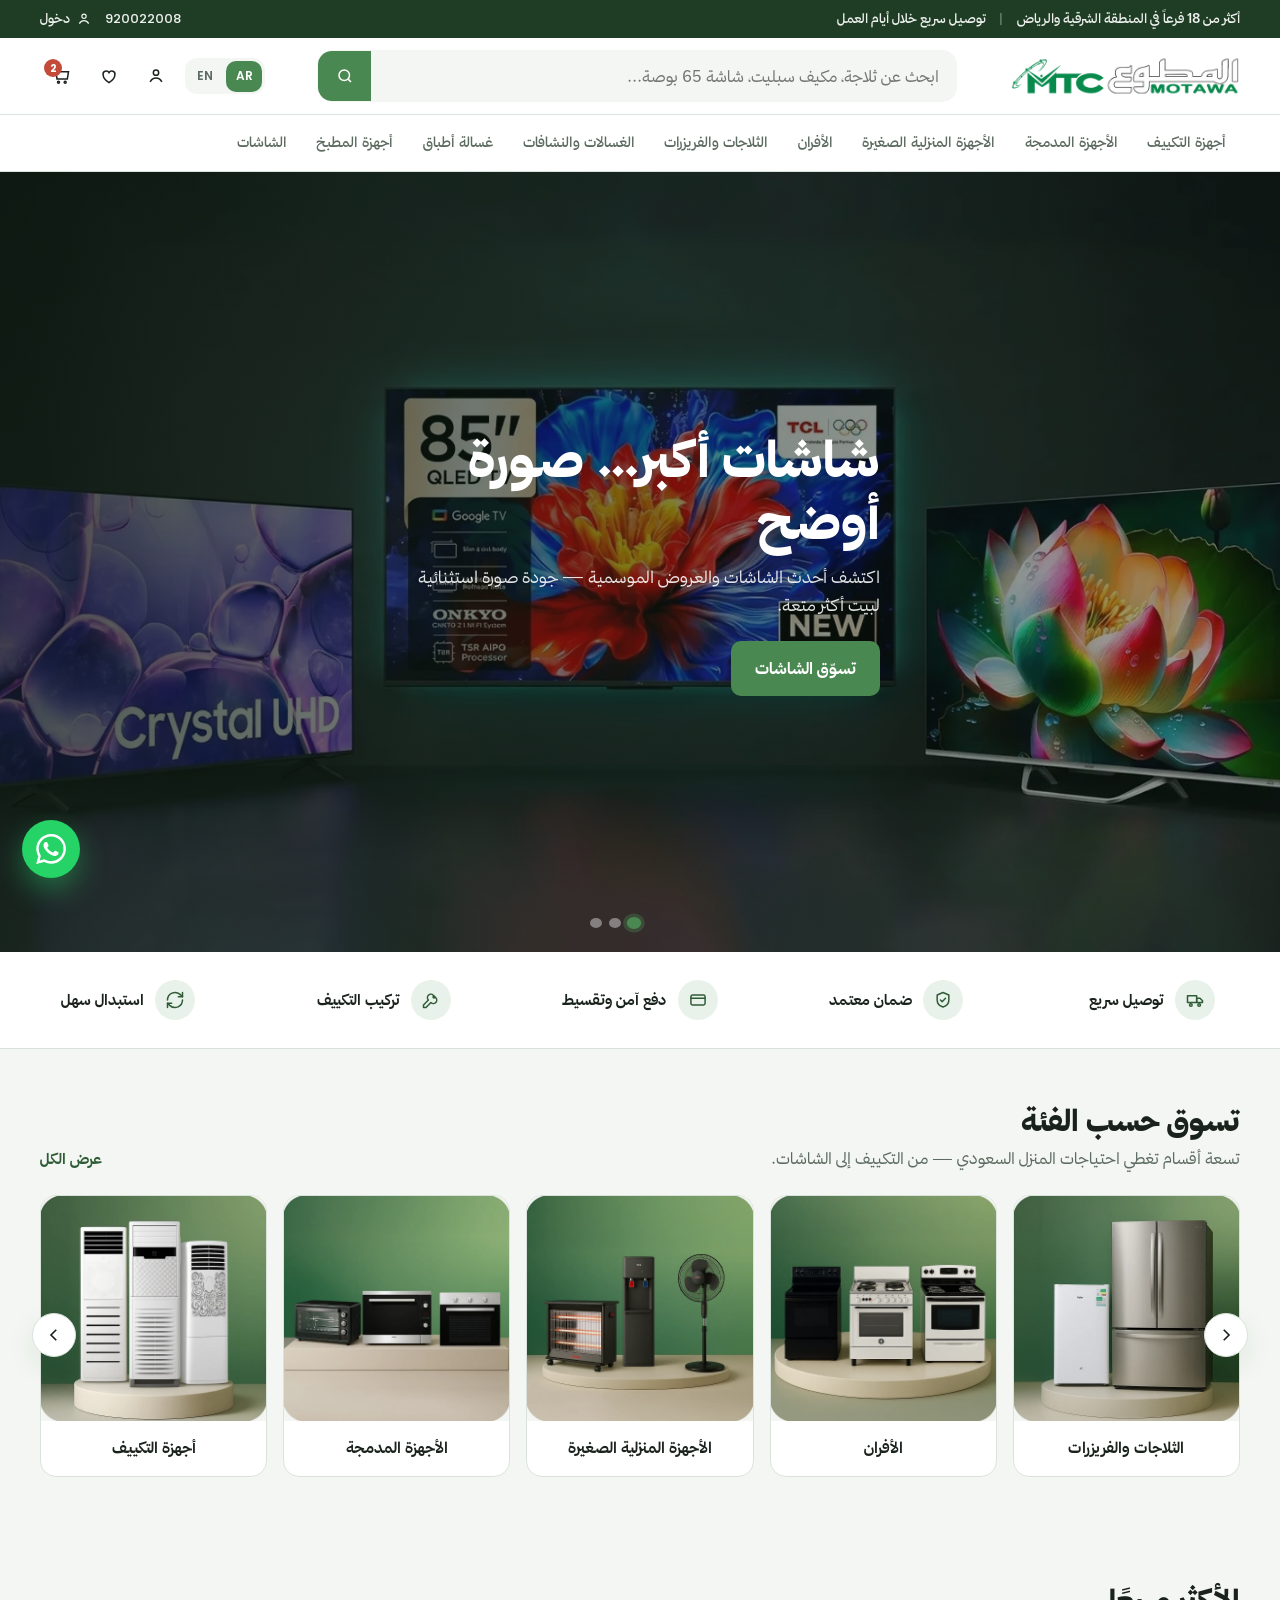
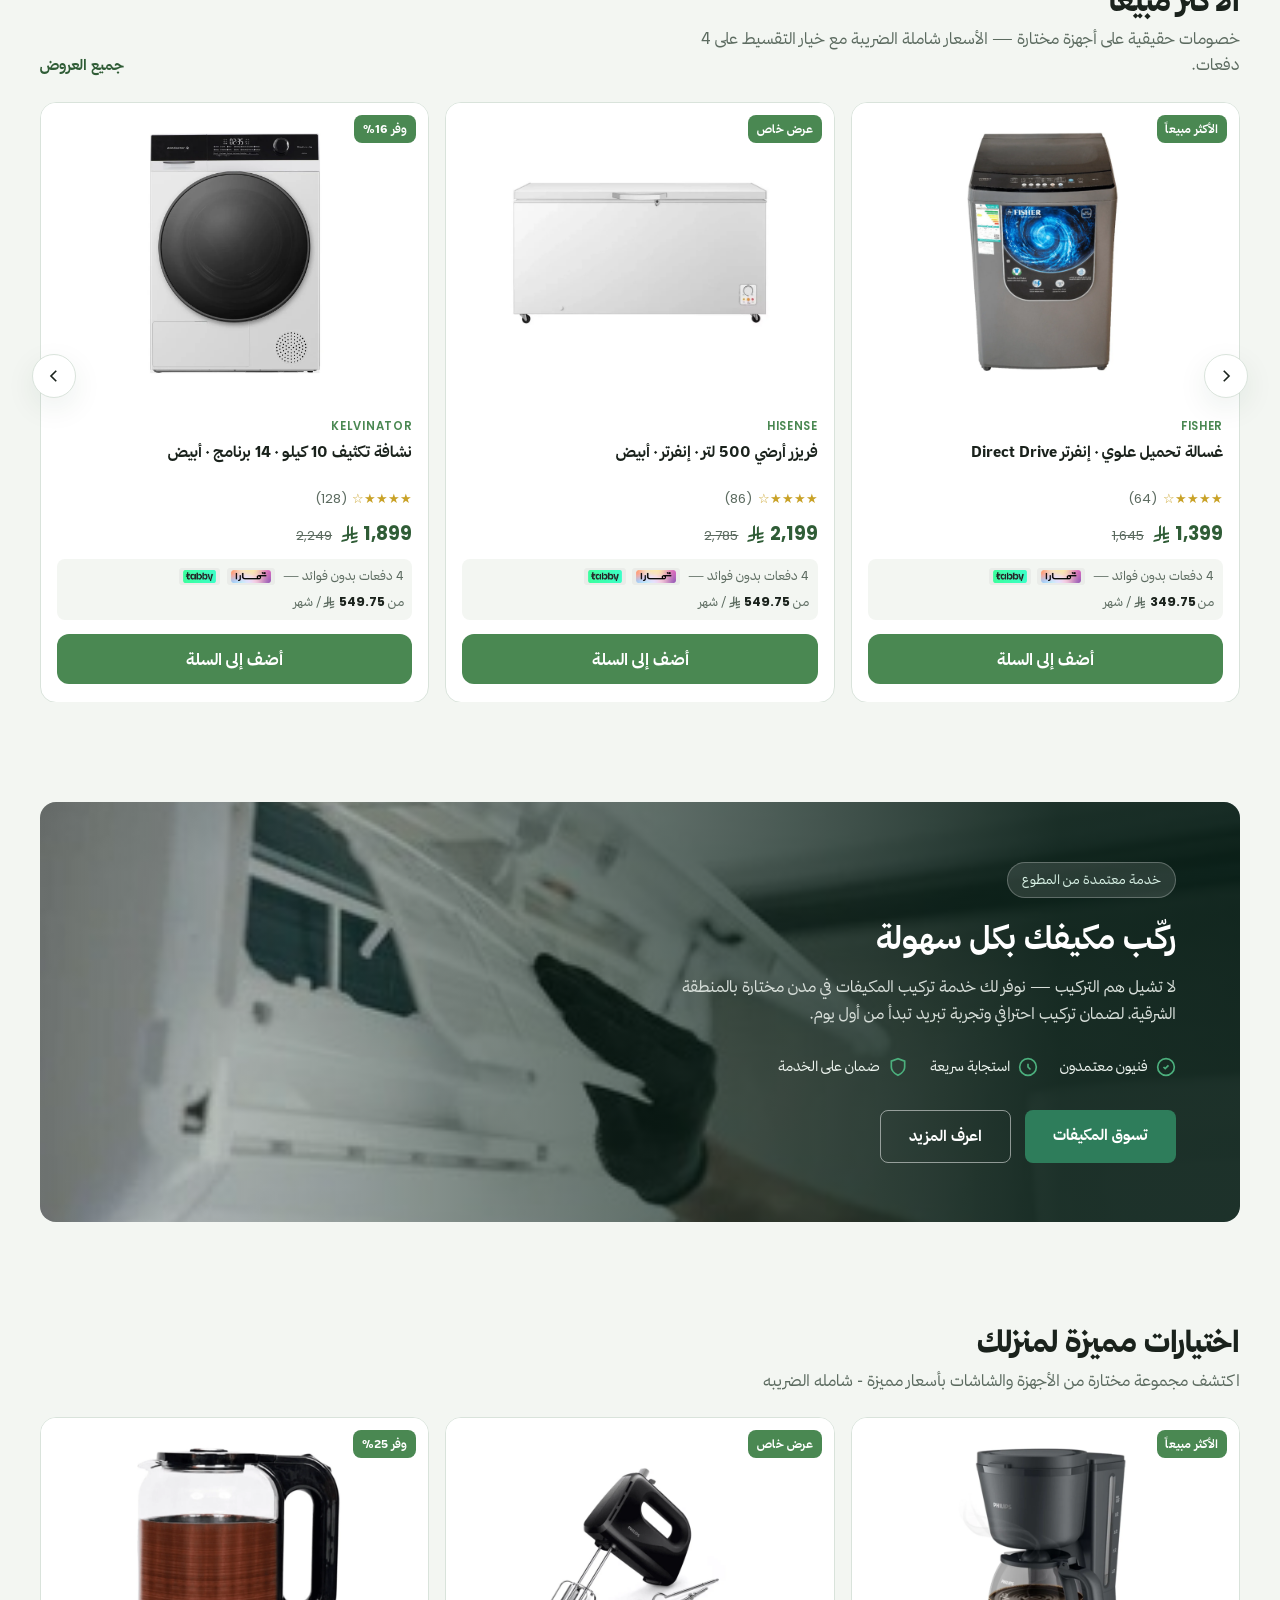
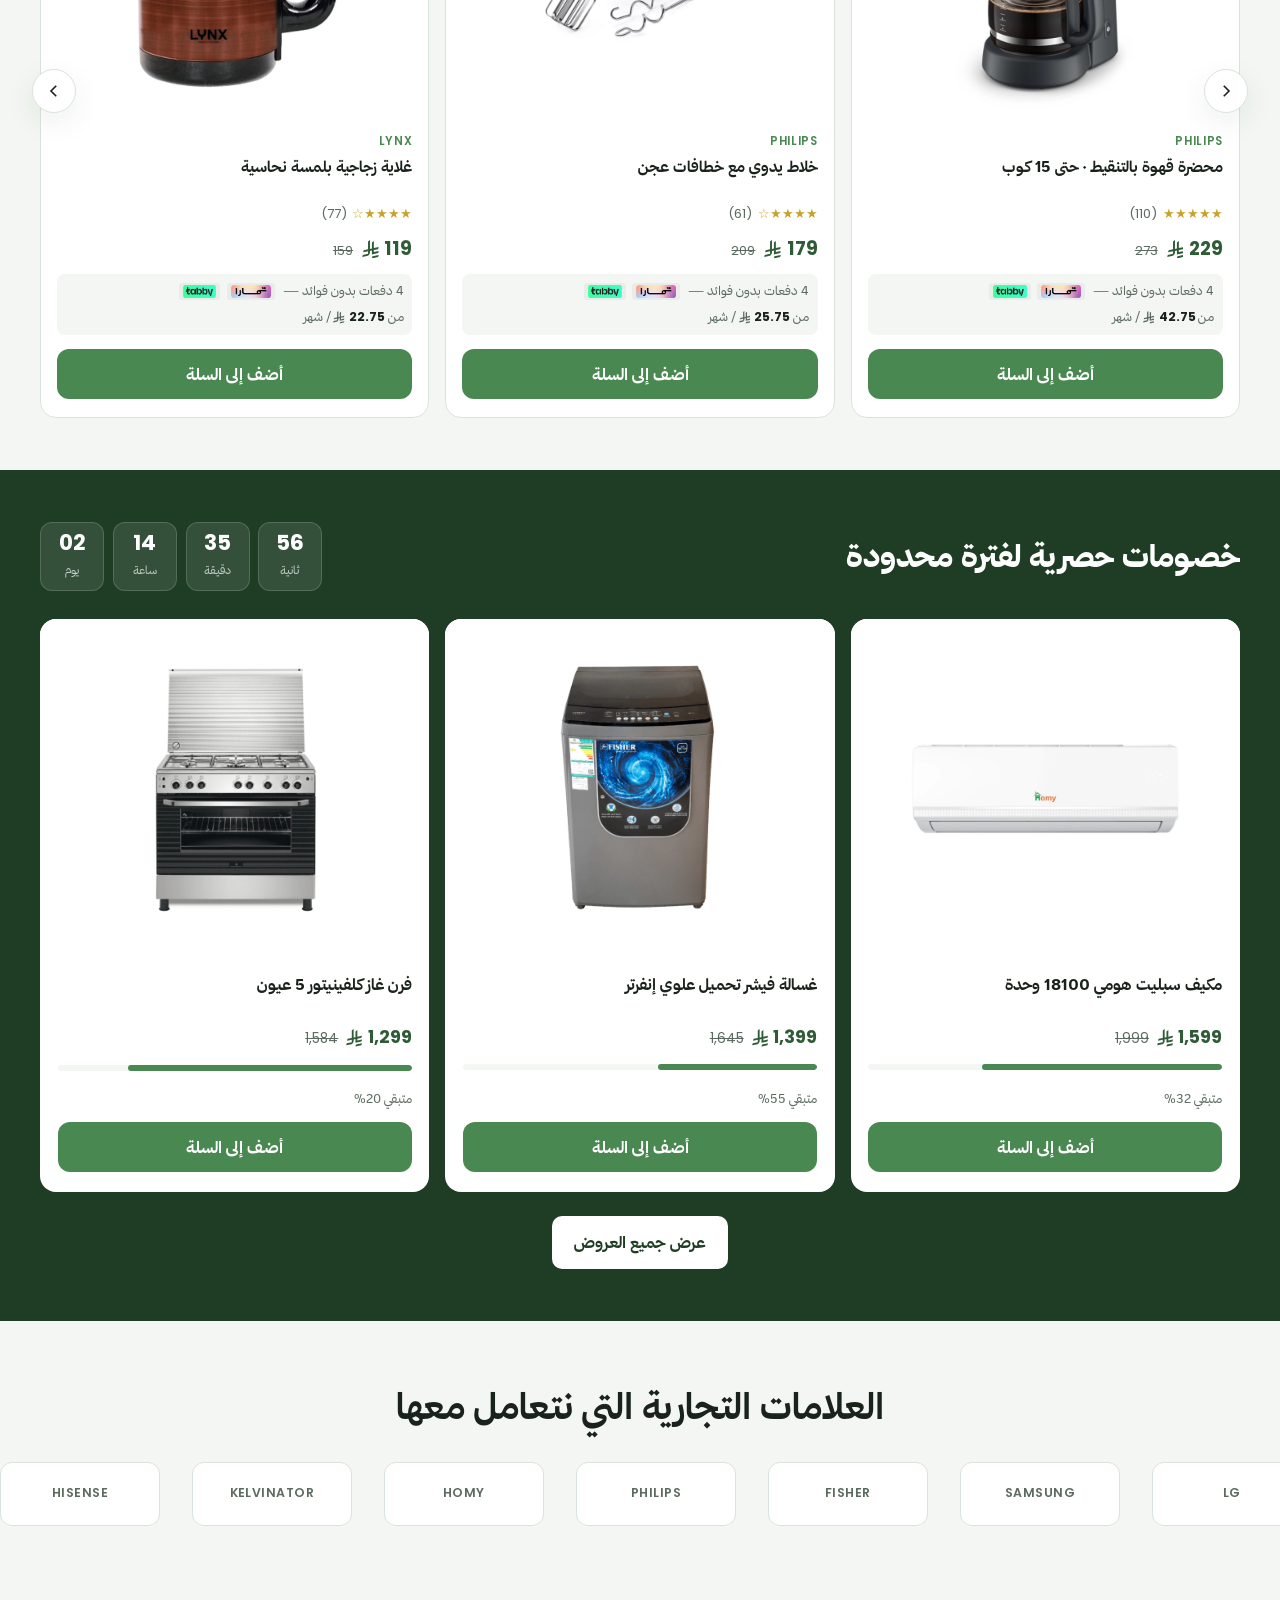
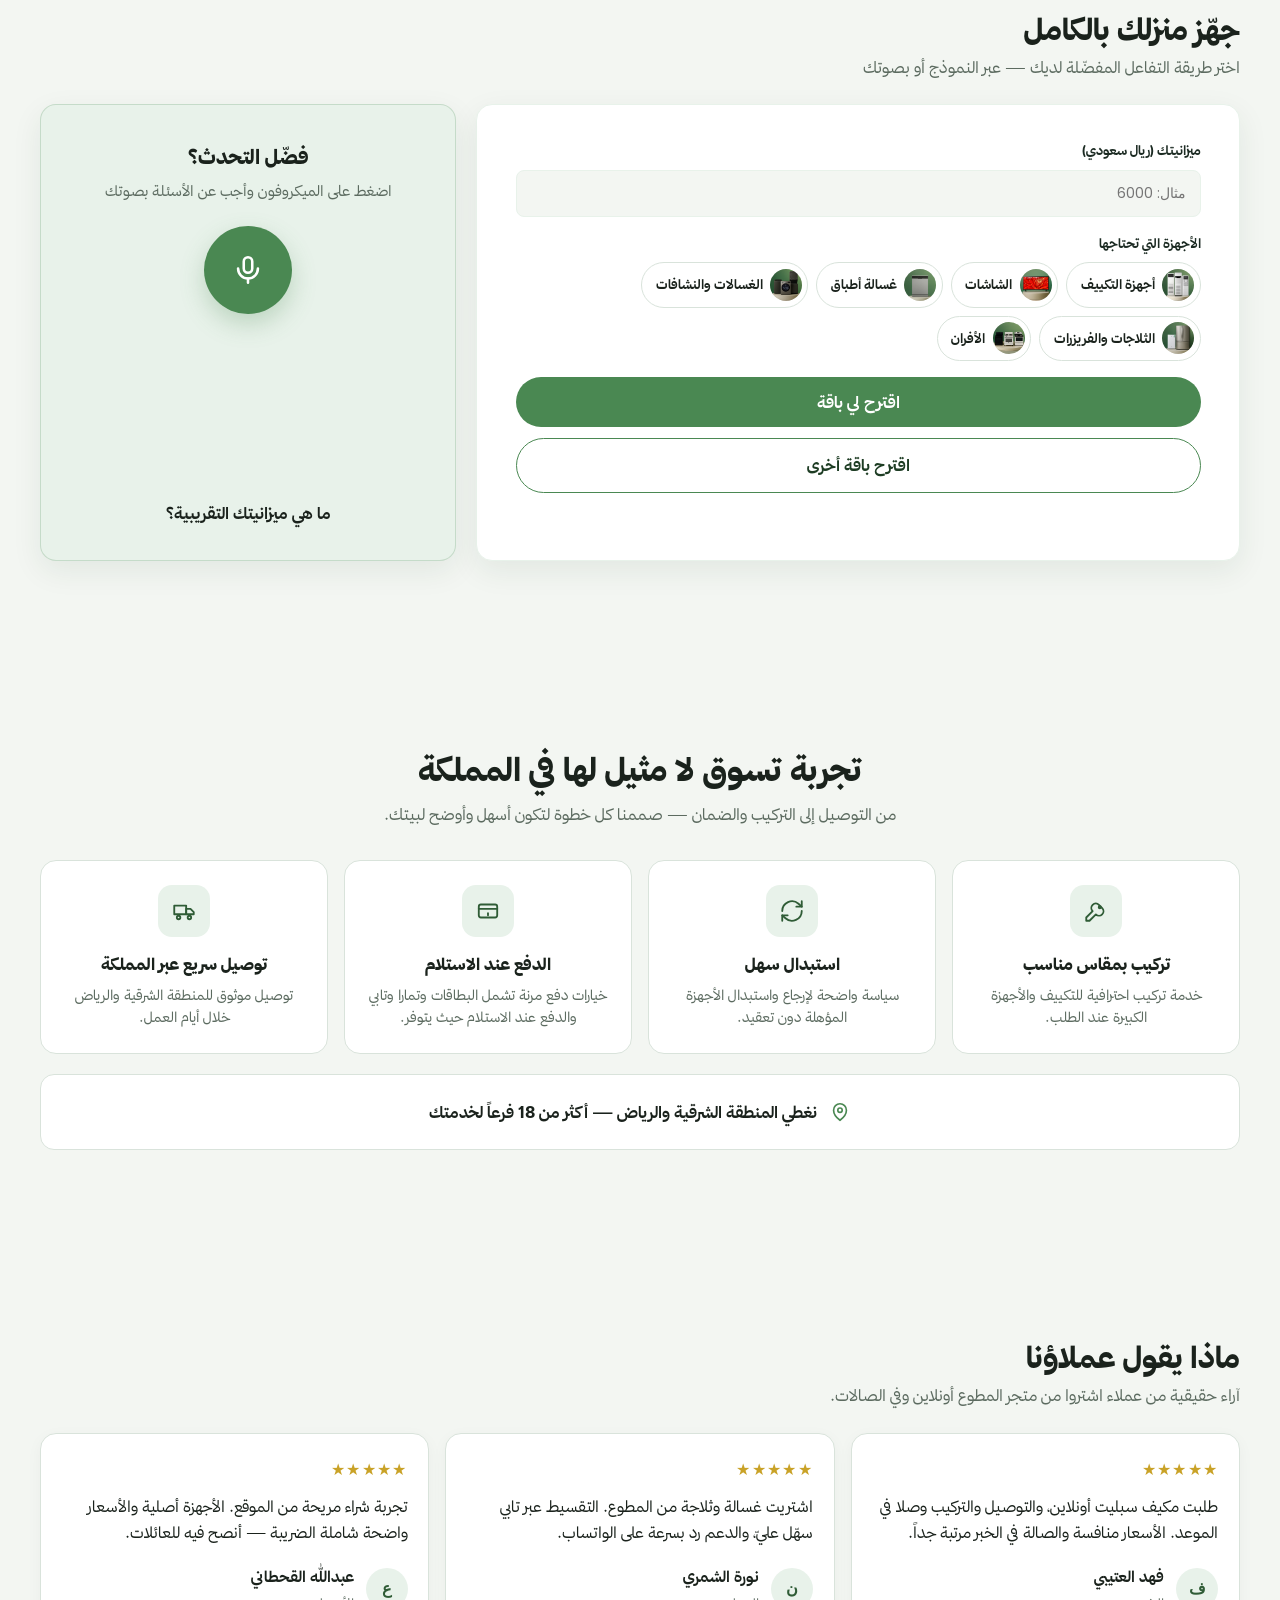
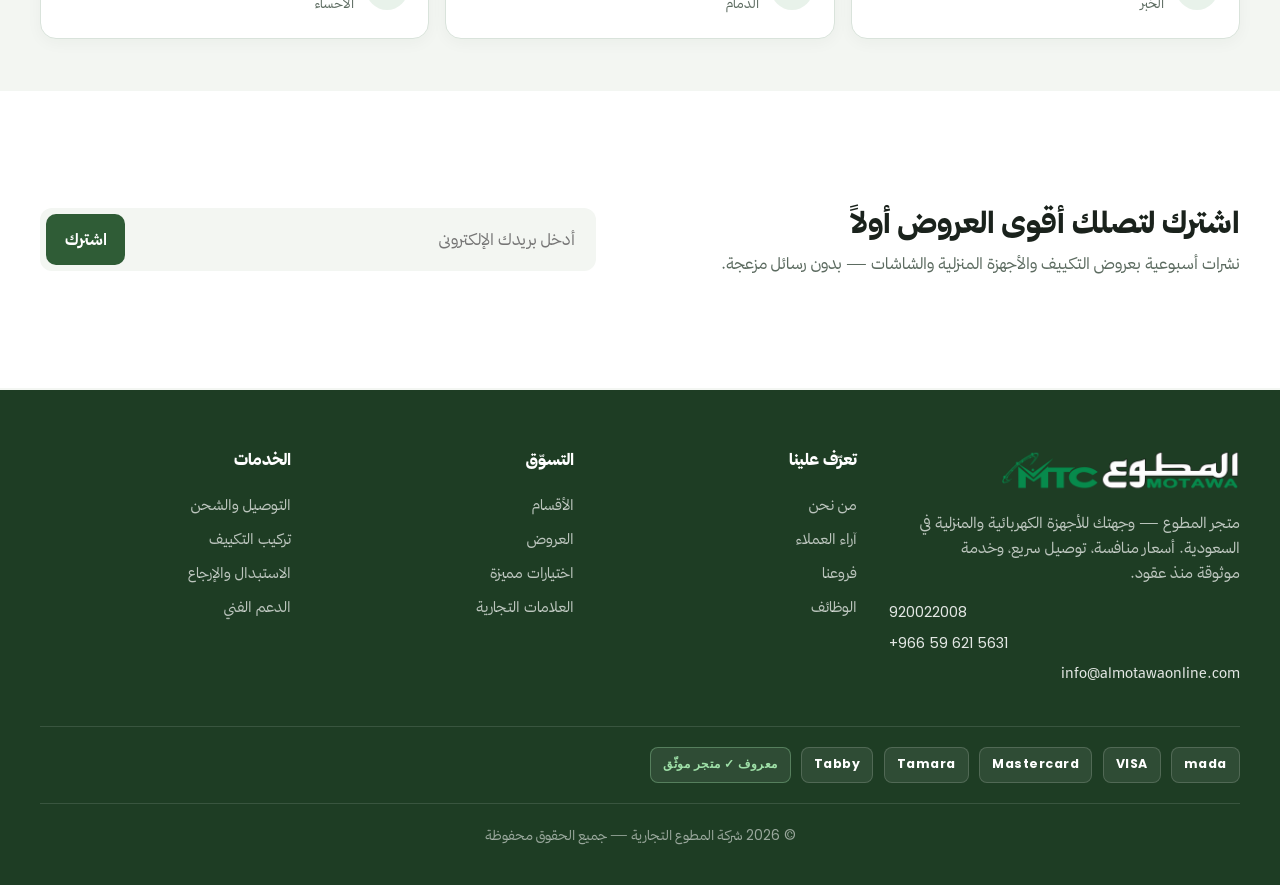
<file: index.html>
<!DOCTYPE html>
<html lang="ar" dir="rtl">
<head>
  <meta charset="UTF-8" />
  <meta name="viewport" content="width=device-width, initial-scale=1.0" />
  <title>متجر المطوع | للأجهزة الكهربائية والمنزلية في السعودية</title>
  <meta name="description" content="متجر المطوع — أجهزة منزلية وتكييف وثلاجات وغسالات وشاشات بأسعار منافسة، توصيل سريع، وتقسيط تمارا وتابي في السعودية." />
  <!--
    IMAGE NOTES (swap later as needed)
    FROM PROJECT FOLDER:
      - Logo: images/Logo.webp (header + footer)
      - Categories: imgi_12_ثلاجات, imgi_13_غسالات, imgi_14_غسالة-أطباق, imgi_15_أجهزة-المطبخ,
        imgi_16_الشاشات, imgi_17_أجهزة-التكييف, imgi_18_الأجهزة-المدمجة,
        imgi_19_الأجهزة-المنزلية-الصغيرة, imgi_20_الافران
      - Banners / lifestyle: imgi_11_3, imgi_8_4, imgi_7_1, imgi_6_2, imgi_9_8, imgi_10_5
      - Products: imgi_296 (dryer), imgi_304 (Fisher washer), imgi_322 (freezer),
        imgi_396 (Hisense AC), imgi_504 (Homy AC), imgi_610 (Kelvinator washer),
        imgi_639 (gas cooker), imgi_80 (Philips coffee), imgi_715 (sandwich),
        imgi_731 (kettle), imgi_755 (mixer), imgi_794 (fridge webp),
        imgi_723 (oven), imgi_765 (ice maker)
    PLACEHOLDERS (neutral CSS boxes — no stock URLs):
      - Screens/TV product card under SAR 2000 (no dedicated TV cutout in folder)
      - Payment / Maroof trust badges (styled text badges; no badge asset files)
      - Tamara/Tabby product-card logos: placeholders at images/tamara-logo.webp & images/tabby-logo.webp (TODO — files not in folder yet)
  -->
  <link rel="preconnect" href="https://fonts.googleapis.com" />
  <link rel="preconnect" href="https://fonts.gstatic.com" crossorigin />
  <link href="https://fonts.googleapis.com/css2?family=Poppins:wght@400;500;600;700&family=Tajawal:wght@400;500;700;800&display=swap" rel="stylesheet" />
  <style>
    @font-face {
  font-family: "Thmanyah Sans";
  src: url("./fonts/thmanyahsans-Light.woff2") format("woff2");
  font-weight: 300;
  font-style: normal;
  font-display: swap;
}

@font-face {
  font-family: "Thmanyah Sans";
  src: url("./fonts/thmanyahsans-Regular.woff2") format("woff2");
  font-weight: 400;
  font-style: normal;
  font-display: swap;
}

@font-face {
  font-family: "Thmanyah Sans";
  src: url("./fonts/thmanyahsans-Medium.woff2") format("woff2");
  font-weight: 500;
  font-style: normal;
  font-display: swap;
}

@font-face {
  font-family: "Thmanyah Sans";
  src: url("./fonts/thmanyahsans-Bold.woff2") format("woff2");
  font-weight: 700;
  font-style: normal;
  font-display: swap;
}

@font-face {
  font-family: "Thmanyah Sans";
  src: url("./fonts/thmanyahsans-Black.woff2") format("woff2");
  font-weight: 900;
  font-style: normal;
  font-display: swap;
}
    :root {
      --brand: rgb(74, 136, 82);
      --brand-hex: #4a8852;
      --brand-dark: #2f5c36;
      --brand-deeper: #1e3d24;
      --brand-soft: #e8f2ea;
      --ink: #1a221c;
      --muted: #5c6b60;
      --line: #d9e3db;
      --cream: #F3F6F2;
      --cream-deep: #F3F6F2;
      --card: #F3F6F2;
      --danger: #c44b3a;
      --gold: #c9a227;
      --shadow: 0 10px 30px rgba(30, 61, 36, 0.08);
      --shadow-lg: 0 22px 50px rgba(30, 61, 36, 0.16);
      --radius: 16px;
      --shell: 1200px;
      --font-ar: "Thmanyah Sans", sans-serif;
      --font-en: "Poppins", sans-serif;
      --ease: 240ms ease;
    }

    *, *::before, *::after { box-sizing: border-box; }
    html { scroll-behavior: smooth; }
    body {
      margin: 0;
      font-family: var(--font-ar);
      color: var(--ink);
      background: var(--cream);
      line-height: 1.65;
      -webkit-font-smoothing: antialiased;
      overflow-x: hidden;
    }
    body.lang-en { font-family: var(--font-en); }
    body.lang-en .t-ar-only { font-family: var(--font-ar); }
    img { display: block; max-width: 100%; height: auto; }
    a { color: inherit; text-decoration: none; }
    button, input { font: inherit; }
    button { cursor: pointer; border: 0; background: none; }
    ul { margin: 0; padding: 0; list-style: none; }
    .shell { width: min(100% - 2rem, var(--shell)); margin-inline: auto; }
    .sr-only {
      position: absolute; width: 1px; height: 1px; padding: 0; margin: -1px;
      overflow: hidden; clip: rect(0,0,0,0); border: 0;
    }
    .skip {
      position: absolute; inset-inline-start: 1rem; top: -4rem; z-index: 9999;
      background: var(--brand); color: #fff; padding: 0.6rem 1rem; border-radius: 8px; font-weight: 700;
    }
    .skip:focus { top: 0.75rem; }
    .num, .en-font { font-family: var(--font-en); }

    /* ===== Top utility bar ===== */
    .utility {
      background: var(--brand-deeper);
      color: rgba(255,255,255,0.92);
      font-size: 0.82rem;
      font-weight: 500;
    }
    .utility-inner {
      display: flex;
      align-items: center;
      justify-content: space-between;
      gap: 1rem;
      min-height: 38px;
      flex-wrap: wrap;
      padding-block: 0.35rem;
    }
    .utility-left, .utility-right {
      display: flex;
      align-items: center;
      gap: 0.85rem;
      flex-wrap: wrap;
    }
    .utility-sep { opacity: 0.35; }
    .utility a:hover { color: #fff; }
    .lang-toggle {
      display: inline-flex;
      align-items: center;
      gap: 0.2rem;
      background: rgba(255,255,255,0.1);
      border-radius: 12px;
      padding: 0.15rem;
    }
    .lang-toggle button {
      color: rgba(255,255,255,0.75);
      padding: 0.2rem 0.55rem;
      border-radius: 10px;
      font-family: var(--font-en);
      font-size: 0.75rem;
      font-weight: 600;
      transition: background var(--ease), color var(--ease);
    }
    .lang-toggle button.is-active {
      background: var(--brand);
      color: #fff;
    }
    .header-tools .lang-toggle {
      background: var(--cream);
      margin-inline-end: 0.15rem;
    }
    .header-tools .lang-toggle button {
      color: var(--muted);
      padding: 0.35rem 0.6rem;
    }
    .header-tools .lang-toggle button.is-active {
      background: var(--brand);
      color: #fff;
    }
    .icon-link {
      display: inline-flex;
      align-items: center;
      gap: 0.35rem;
      color: inherit;
    }

    /* ===== Header ===== */
    .site-header {
      position: sticky;
      top: 0;
      z-index: 100;
      background: rgba(255,255,255,0.96);
      backdrop-filter: blur(12px);
      border-bottom: 1px solid var(--line);
    }
    .header-main {
      display: grid;
      grid-template-columns: auto 1fr auto;
      gap: 1rem;
      align-items: center;
      padding-block: 0.75rem;
    }
    .logo img {
      height: 46px;
      width: auto;
      border-radius: 6px;
    }
    .search {
      display: flex;
      align-items: stretch;
      max-width: 640px;
      width: 100%;
      margin-inline: auto;
      background: var(--cream);
      border: 1px solid transparent;
      border-radius: 15px;
      overflow: hidden;
      transition: border-color var(--ease), box-shadow var(--ease);
    }
    .search:focus-within {
      border-color: var(--brand);
      box-shadow: 0 0 0 3px rgba(74,136,82,0.15);
      background: #fff;
    }
    .search input {
      flex: 1;
      border: 0;
      outline: 0;
      background: transparent;
      padding: 0.75rem 1.1rem;
      min-width: 0;
    }
    .search button {
      background: var(--brand);
      color: #fff;
      padding-inline: 1.1rem;
      display: grid;
      place-items: center;
      transition: background var(--ease);
    }
    .search button:hover { background: var(--brand-dark); }
    .header-tools {
      display: flex;
      align-items: center;
      gap: 0.35rem;
    }
    .tool-btn {
      position: relative;
      width: 42px;
      height: 42px;
      display: grid;
      place-items: center;
      border-radius: 50%;
      color: var(--ink);
      transition: background var(--ease), color var(--ease);
    }
    .tool-btn:hover { background: var(--brand-soft); color: var(--brand-dark); }
    .cart-badge {
      position: absolute;
      top: 4px;
      inset-inline-end: 4px;
      min-width: 18px;
      height: 18px;
      padding-inline: 4px;
      border-radius: 999px;
      background: var(--danger);
      color: #fff;
      font-size: 0.65rem;
      font-weight: 700;
      font-family: var(--font-en);
      display: grid;
      place-items: center;
    }
    .menu-btn {
      display: none;
      width: 42px;
      height: 42px;
      place-items: center;
      border-radius: 10px;
      flex-direction: column;
      gap: 5px;
    }
    .menu-btn span {
      display: block;
      width: 18px;
      height: 2px;
      background: var(--ink);
      border-radius: 2px;
    }

    .cat-nav {
      border-top: 1px solid var(--line);
      overflow-x: auto;
      scrollbar-width: none;
    }
    .cat-nav::-webkit-scrollbar { display: none; }
    .cat-nav-track {
      display: flex;
      gap: 0.15rem;
      padding-block: 0.55rem;
      min-width: max-content;
    }
    .cat-nav a {
      padding: 0.45rem 0.85rem;
      border-radius: 999px;
      font-size: 0.88rem;
      font-weight: 500;
      white-space: nowrap;
      color: var(--muted);
      transition: background var(--ease), color var(--ease);
    }
    .cat-nav a:hover {
      background: var(--brand-soft);
      color: var(--brand-dark);
    }

    /* ===== Hero carousel ===== */
    .hero {
      position: relative;
      width: 100%;
      min-height: calc(100vh - 120px);
      height: clamp(500px, 64vh, 580px);
      overflow: hidden;
      background: var(--brand-deeper);
      color: #fff;
      padding: 0;
    }
    .hero-slides { position: absolute; inset: 0; }
    .hero-slide {
      position: absolute;
      inset: 0;
      opacity: 0;
      visibility: hidden;
      transition: opacity 0.7s ease, visibility 0.7s ease;
      display: flex;
      align-items: center;
    }
    .hero-slide.is-active {
      opacity: 1;
      visibility: visible;
      z-index: 1;
    }
    .hero-slide-bg {
      position: absolute;
      inset: 0;
      background-size: cover;
      background-position: center;
      transform: scale(1.04);
      transition: transform 6s ease;
    }
    .hero-slide.is-active .hero-slide-bg { transform: scale(1); }
    .hero-slide::after {
      content: "";
      position: absolute;
      inset: 0;
      background: linear-gradient(105deg, rgba(14,28,18,0.78) 0%, rgba(14,28,18,0.55) 45%, rgba(14,28,18,0.35) 100%);
      z-index: 1;
    }
    body.lang-en .hero-slide::after {
      background: linear-gradient(-105deg, rgba(14,28,18,0.78) 0%, rgba(14,28,18,0.55) 45%, rgba(14,28,18,0.35) 100%);
    }
    .hero-slide-inner {
      position: relative;
      z-index: 2;
      width: min(100% - 2rem, var(--shell));
      margin-inline: auto;
      max-width: 30rem;
    }
    body.lang-ar .hero-slide-inner { margin-inline-end: auto; margin-inline-start: auto; }
    body.lang-en .hero-slide-inner { margin-inline-start: auto; margin-inline-end: auto; }
    .hero-slide h1 {
      margin: 0 0 0.75rem;
      font-size: clamp(1.85rem, 4.2vw, 3.1rem);
      font-weight: 800;
      line-height: 1.25;
    }
    .hero-slide p {
      margin: 0 0 1.4rem;
      color: rgba(255,255,255,0.88);
      font-size: 1.05rem;
      max-width: 34rem;
    }
    .hero-slide .btn-brand {
      width: auto;
      display: inline-flex;
      border-radius: 10px;
      background: var(--brand);
      padding: 0.9rem 1.5rem;
    }
    .hero-dots {
      position: absolute;
      z-index: 3;
      bottom: 1.5rem;
      inset-inline-start: 50%;
      display: flex;
      gap: 0.45rem;
    }
    .hero-dots button {
      width: 10px;
      height: 10px;
      border-radius: 50%;
      background: rgba(255,255,255,0.4);
      transition: background var(--ease), transform var(--ease);
    }
    .hero-dots button.is-active {
      background: var(--brand);
      transform: scale(1.2);
      box-shadow: 0 0 0 3px rgba(74,136,82,0.35);
    }

    /* Feature icon strip — full bleed */
    .feature-strip {
      width: 100%;
      background: #fff;
      border-bottom: 1px solid var(--line);
    }
    .feature-strip-inner {
      display: grid;
      grid-template-columns: repeat(5, 1fr);
      width: 100%;
    }
    .feature-item {
      display: flex;
      align-items: center;
      justify-content: center;
      gap: 0.7rem;
      padding: 1.75rem 0.75rem;
      min-width: 0;
    }
    .feature-item:last-child { border-inline-end: 0; }
    .feature-item .ico {
      width: 40px;
      height: 40px;
      border-radius: 50%;
      background: var(--brand-soft);
      color: var(--brand-dark);
      display: grid;
      place-items: center;
      flex-shrink: 0;
    }
    .feature-item .ico svg {
      width: 20px;
      height: 20px;
      stroke: currentColor;
      fill: none;
      stroke-width: 1.8;
      stroke-linecap: round;
      stroke-linejoin: round;
    }
    .feature-item strong {
      font-size: 0.92rem;
      font-weight: 700;
      color: var(--ink);
      line-height: 1.35;
    }

    /* Limited-time deals */
    .deals-section {
      background: var(--brand-deeper);
      color: #fff;
      padding: 3.25rem 0;
    }
    .deals-head {
      display: flex;
      flex-wrap: wrap;
      align-items: center;
      justify-content: space-between;
      gap: 1.25rem;
      margin-bottom: 1.75rem;
    }
    .deals-head h2 {
      margin: 0;
      font-size: clamp(1.4rem, 2.6vw, 1.9rem);
      font-weight: 800;
    }
    .countdown {
      display: flex;
      gap: 0.55rem;
      direction: ltr;
    }
    .countdown div {
      min-width: 64px;
      text-align: center;
      background: rgba(255,255,255,0.1);
      border: 1px solid rgba(255,255,255,0.16);
      border-radius: 12px;
      padding: 0.55rem 0.4rem;
    }
    .countdown strong {
      display: block;
      font-family: var(--font-en);
      font-size: 1.35rem;
      font-weight: 700;
      line-height: 1.1;
    }
    .countdown span {
      font-size: 0.72rem;
      color: rgba(255,255,255,0.7);
    }
    .deals-grid {
      display: grid;
      grid-template-columns: repeat(3, 1fr);
      gap: 1rem;
      margin-bottom: 1.5rem;
    }
    .deal-card {
      position: relative;
      background: #fff;
      color: var(--ink);
      border-radius: var(--radius);
      overflow: hidden;
      display: flex;
      flex-direction: column;
    }
    .deal-card img {
      width: 100%;
      aspect-ratio: 1.15;
      object-fit: contain;
      background: #fff;
      padding: 1rem;
    }
    .deal-card-body {
      padding: 1rem 1.1rem 1.2rem;
      display: flex;
      flex-direction: column;
      flex: 1;
    }
    .deal-card h3 {
      margin: 0 0 0.45rem;
      font-size: 0.98rem;
      font-weight: 700;
      line-height: 1.4;
      min-height: 2.7em;
    }
    .deal-price {
      display: flex;
      align-items: baseline;
      gap: 0.5rem;
      margin-bottom: 0.75rem;
    }
    .deal-price strong {
      display: inline-flex;
      align-items: center;
      gap: 0.15em;
      font-family: var(--font-en);
      color: var(--brand-dark);
      font-size: 1.1rem;
    }
    .deal-price s {
      font-family: var(--font-en);
      color: var(--muted);
      font-size: 0.85rem;
    }
    .deal-meter {
      height: 6px;
      background: var(--cream);
      border-radius: 999px;
      overflow: hidden;
      margin-bottom: 0.4rem;
    }
    .deal-meter > span {
      display: block;
      height: 100%;
      background: var(--brand);
      border-radius: 999px;
    }
    .deal-left {
      font-size: 0.78rem;
      color: var(--muted);
      margin-bottom: 0.75rem;
    }
    .deal-card-body .btn-brand {
      margin-top: auto;
    }
    .deals-cta {
      display: flex;
      justify-content: center;
    }
    .deals-cta .btn {
      background: #fff;
      color: var(--brand-deeper);
      border-radius: 10px;
    }
    .deals-cta .btn:hover { background: var(--brand-soft); }

    /* Brand logos strip */
    .brands-section {
      padding: 2rem 0;
      background: #F3F6F2;
      overflow: hidden;
    }
    .brands-title {
      text-align: center;
      margin-bottom: 2rem;
      font-size: 1.5rem;
      font-weight: 800;
      line-height: 1.3;
    }
    .brands-track-wrap {
      overflow: hidden;
      direction: ltr;
      unicode-bidi: isolate;
    }
    .brands-track {
      display: flex;
      width: max-content;
      animation: brands-scroll 35s linear infinite;
      direction: ltr;
    }
    .brands-track:hover { animation-play-state: paused; }
    @keyframes brands-scroll {
      from { transform: translateX(0); }
      to { transform: translateX(-50%); }
    }
    .brand-slot {
      flex-shrink: 0;
      width: 160px;
      height: 64px;
      margin-inline-end: 2rem;
      display: grid;
      place-items: center;
      background: #fff;
      border: 1px solid var(--line);
      border-radius: 12px;
      color: var(--muted);
      font-family: var(--font-en);
      font-size: 0.78rem;
      font-weight: 600;
      letter-spacing: 0.04em;
      transition: transform 0.3s ease, box-shadow 0.3s ease;
    }
    .brand-slot img {
      max-height: 36px;
      max-width: 120px;
      object-fit: contain;
      filter: grayscale(1);
      opacity: 0.75;
      transition: filter 0.3s ease, opacity 0.3s ease, transform 0.3s ease;

    }
    .brand-slot:hover {
     transform: translateY(-3px);
     box-shadow: 0 8px 20px rgba(0,0,0,0.08);
    }
    .brand-slot:hover img {
     filter: grayscale(0);
     opacity: 1;
     transform: scale(1.08);
    }

    /* Experience / shop like nowhere else */
    .experience {
      padding: 8.5rem 0;
      background: #F3F6F2;
    }
    .experience-head {
      text-align: center;
      max-width: 40rem;
      margin: 0 auto 2rem;
    }
    .experience-head h2 {
      margin: 0 0 0.65rem;
      font-size: clamp(1.45rem, 2.8vw, 2rem);
      font-weight: 800;
      line-height: 1.3;
    }
    .experience-head p {
      margin: 0;
      color: var(--muted);
    }
    .exp-grid {
      display: grid;
      grid-template-columns: repeat(4, 1fr);
      gap: 1rem;
      margin-bottom: 1.25rem;
    }
    .exp-card {
      background: #fff;
      border: 1px solid var(--line);
      border-radius: var(--radius);
      padding: 1.5rem 1.2rem;
      text-align: center;
    }
    .exp-card .ico {
      width: 52px;
      height: 52px;
      margin: 0 auto 0.9rem;
      border-radius: 14px;
      background: var(--brand-soft);
      color: var(--brand-dark);
      display: grid;
      place-items: center;
    }
    .exp-card .ico svg {
      width: 26px;
      height: 26px;
      stroke: currentColor;
      fill: none;
      stroke-width: 1.7;
      stroke-linecap: round;
      stroke-linejoin: round;
    }
    .exp-card h3 {
      margin: 0 0 0.45rem;
      font-size: 1.02rem;
      font-weight: 800;
    }
    .exp-card p {
      margin: 0;
      font-size: 0.88rem;
      color: var(--muted);
      line-height: 1.55;
    }
    .coverage-bar {
      display: flex;
      align-items: center;
      justify-content: center;
      gap: 0.75rem;
      background: #fff;
      border: 1px solid var(--line);
      border-radius: 14px;
      padding: 1.5rem 1.25rem;
      font-weight: 600;
      color: var(--ink);
    }
    .coverage-bar svg {
      width: 22px;
      height: 22px;
      color: var(--brand);
      flex-shrink: 0;
    }

    /* Newsletter */
    .newsletter {
      position: relative;
      background: #fff;
      color: var(--ink);
      padding: 7rem 0;
      overflow: hidden;
      margin-bottom: -30px;
    }
    .newsletter-inner {
      display: grid;
      grid-template-columns: 1.1fr 1fr;
      gap: 2rem;
      align-items: center;
    }
    .newsletter-copy h2 {
      margin: 0 0 0.55rem;
      font-size: clamp(1.4rem, 2.6vw, 1.85rem);
      font-weight: 800;
      line-height: 1.3;
    }
    .newsletter-copy p {
      margin: 0;
      color: var(--muted);
      max-width: 34rem;
    }
    .newsletter-form {
      display: flex;
      gap: 0.55rem;
      background: var(--card);
      border-radius: 12px;
      padding: 0.4rem;
      align-items: stretch;
    }
    .newsletter-form input {
      flex: 1;
      border: 0;
      outline: 0;
      padding: 0.75rem 0.9rem;
      min-width: 0;
      background: var(--card);
      color: var(--ink);
    }
    .newsletter-form button {
      background: var(--brand-dark);
      color: #fff;
      border-radius: 10px;
      padding: 0.75rem 1.15rem;
      font-weight: 700;
      white-space: nowrap;
      transition: background var(--ease);
    }
    .newsletter-form button:hover { background: var(--brand-deeper); }
    .wa-badge {
      position: absolute;
      bottom: 2rem;
      inset-inline-start: max(1rem, calc((100% - var(--shell)) / 2));
      display: inline-flex;
      align-items: center;
      gap: 0.45rem;
      background: #e8b84a;
      color: #1a221c;
      font-weight: 700;
      font-size: 0.82rem;
      padding: 0.55rem 0.85rem;
      border-radius: 10px;
      box-shadow: var(--shadow);
    }
    .wa-badge svg { width: 18px; height: 18px; }

    /* ===== Sections ===== */
    .section { padding: 3.25rem 0; }
    .section-head {
      display: flex;
      align-items: end;
      justify-content: space-between;
      gap: 1rem;
      margin-bottom: 1.5rem;
      flex-wrap: wrap;
    }
    .section-head h2 {
      margin: 0;
      font-size: clamp(1.4rem, 2.5vw, 1.85rem);
      font-weight: 800;
      line-height: 1.3;
    }
    .section-head p {
      margin: 0.35rem 0 0;
      color: var(--muted);
      max-width: 36rem;
    }
    .link-all {
      color: var(--brand-dark);
      font-weight: 700;
      font-size: 0.92rem;
      white-space: nowrap;
    }
    .link-all:hover { color: var(--brand); }

    /* Carousel — track geometry always LTR; language only swaps arrow handlers */
    .carousel { position: relative; }
    .carousel-viewport {
      overflow: hidden;
      direction: ltr;
      unicode-bidi: isolate;
    }
    .carousel-track {
      display: flex;
      flex-direction: row;
      gap: 1rem;
      transition: transform 0.45s cubic-bezier(0.22, 1, 0.36, 1);
      will-change: transform;
      touch-action: pan-y;
      direction: ltr;
    }
    .carousel-btn {
      position: absolute;
      top: 42%;
      z-index: 2;
      width: 44px;
      height: 44px;
      border-radius: 50%;
      background: #fff;
      border: 1px solid var(--line);
      box-shadow: var(--shadow);
      display: grid;
      place-items: center;
      color: var(--ink);
      transition: background var(--ease), color var(--ease), transform var(--ease);
    }
    .carousel-btn:hover {
      background: var(--brand);
      color: #fff;
      border-color: var(--brand);
    }
    /* Physical sides stay fixed; language swaps which handler each side runs */
    .carousel-btn.prev { left: -8px; right: auto; }
    .carousel-btn.next { right: -8px; left: auto; }
    .carousel-btn svg { width: 18px; height: 18px; }
    /* Left button always shows ◀, right button always shows ▶ */
    .carousel-btn.prev svg { transform: none; }
    .carousel-btn.next svg { transform: scaleX(-1); }

    /* Category cards */
    .cat-card {
      flex: 0 0 calc((100% - 4rem) / 5);
      min-width: 160px;
      background: #ffffff;
      border: 1px solid var(--line);
      border-radius: var(--radius);
      overflow: hidden;
      transition: transform var(--ease), box-shadow var(--ease), border-color var(--ease);
    }
    .cat-card:hover {
      transform: translateY(-4px);
      box-shadow: var(--shadow);
      border-color: rgba(74,136,82,0.35);
    }
    .cat-card img {
      width: 100%;
      aspect-ratio: 1 / 1;
      object-fit: cover;
      background: var(--cream-deep);
    }
    .cat-card span {
      display: block;
      padding: 0.85rem 0.9rem 1rem;
      font-weight: 700;
      font-size: 0.95rem;
      text-align: center;
    }

    /* Product cards */
    .product-card {
      position: relative;
      flex: 0 0 calc((100% - 2rem) / 3);
      min-width: 220px;
      background: #ffffff;
      border: 1px solid var(--line);
      border-radius: var(--radius);
      overflow: hidden;
      display: flex;
      flex-direction: column;
      transition: transform var(--ease), box-shadow var(--ease);
      /* Isolate from LTR carousel track so badge/text follow page dir */
      unicode-bidi: isolate;
      text-align: start;
    }
    html[dir="rtl"] .product-card,
    body.lang-ar .product-card { direction: rtl; }
    html[dir="ltr"] .product-card,
    body.lang-en .product-card { direction: ltr; }
    .product-card:hover {
      transform: translateY(-4px);
      box-shadow: var(--shadow);
    }
    .product-card-hit {
      position: absolute;
      inset: 0;
      z-index: 2;
    }
    .product-card .btn,
    .deal-card .btn {
      position: relative;
      z-index: 3;
    }
    .product-media {
      position: relative;
      background: #ffffff;
      padding: 0;
      min-height: 260px;
      display: grid;
      place-items: center;
      overflow: hidden;
    }
    .product-media img {
      max-height: 300px;
      width: auto;
      object-fit: contain;
      transition: transform 0.4s ease;
    }
    .product-card:hover .product-media img { transform: scale(1.04); }
    /* Badge: logical inset — top-right in RTL, top-left in LTR */
    .badge {
      position: absolute;
      top: 0.75rem;
      inset-inline-start: 0.75rem;
      z-index: 5;
      background: var(--brand);
      color: #fff;
      font-size: 0.72rem;
      font-weight: 700;
      padding: 0.28rem 0.55rem;
      border-radius: 8px;
      letter-spacing: 0.02em;
      pointer-events: none;
    }
    .badge.best { background: var(--brand); }
    .badge.deal { background: var(--brand); }
    .product-body {
      padding: 0.85rem 1rem 1.1rem;
      display: flex;
      flex-direction: column;
      align-items: stretch;
      gap: 0.35rem;
      flex: 1;
      text-align: start;
    }
    .product-brand {
      margin: 0;
      font-family: var(--font-en);
      font-size: 0.72rem;
      font-weight: 600;
      letter-spacing: 0.06em;
      text-transform: uppercase;
      color: var(--brand-hex);
      text-align: start;
    }
    .product-title {
      margin: 0;
      font-size: 0.95rem;
      font-weight: 700;
      line-height: 1.4;
      min-height: 2.7em;
      text-align: start;
    }
    .rating {
      display: flex;
      flex-direction: row;
      align-items: center;
      justify-content: flex-start;
      gap: 0.35rem;
      font-size: 0.82rem;
      color: var(--gold);
    }
    .rating .count { color: var(--muted); font-family: var(--font-en); }
    .price-block {
      margin-top: 0.25rem;
      display: flex;
      flex-direction: row;
      flex-wrap: wrap;
      align-items: baseline;
      justify-content: flex-start;
      gap: 0.55rem;
    }
    .price-now {
      display: inline-flex;
      align-items: center;
      gap: 0.15em;
      font-family: var(--font-en);
      font-size: 1.15rem;
      font-weight: 700;
      color: var(--brand-dark);
    }
    .riyal-symbol {
      display: inline-flex;
      align-items: center;
      justify-content: center;
      width: 0.92em;
      height: 1em;
      margin-inline: 0.15em 0;
      flex-shrink: 0;
      vertical-align: -0.12em;
    }
    .riyal-symbol svg {
      width: 100%;
      height: 100%;
      display: block;
      fill: currentColor;
    }
    .price-was {
      display: inline-flex;
      flex-direction: row;
      align-items: center;
      gap: 0.45rem;
      margin-top: 0;
      font-size: 0.82rem;
    }
    .price-was s { color: var(--muted); font-family: var(--font-en); }
    .save { display: none !important; }
    .btn {
      display: inline-flex;
      flex-direction: row;
      align-items: center;
      justify-content: center;
      gap: 0.4rem;
      padding: 0.85rem 1.35rem;
      border-radius: 999px;
      font-weight: 700;
      transition: transform var(--ease), background var(--ease), box-shadow var(--ease), color var(--ease);
    }
    .btn:hover { transform: translateY(-1px); }
    .btn-brand {
      background: var(--brand);
      color: #fff;
      width: 100%;
      border-radius: 12px;
      padding: 0.75rem 1rem;
      text-align: center;
    }
    .btn-brand:hover { background: var(--brand-dark); }
    .btn-primary {
      background: #fff;
      color: var(--brand-deeper);
      box-shadow: 0 8px 24px rgba(0,0,0,0.18);
    }
    .btn-primary:hover { background: var(--brand-soft); }
    .btn-ghost {
      background: transparent;
      color: #fff;
      border: 1.5px solid rgba(255,255,255,0.45);
    }
    .btn-ghost:hover { background: rgba(255,255,255,0.1); border-color: #fff; }
    .vat-note {
      font-size: 0.75rem;
      color: var(--muted);
      display:none;
    }
    .installments {
      display: flex;
      flex-direction: column;
      align-items: start;
      gap: 0.35rem;
      font-size: 0.78rem;
      color: var(--muted);
      background: #F3F6F2;
      border-radius: 8px;
      padding: 0.45rem 0.55rem;
      margin-block: 0.25rem 0.5rem;
      margin-inline: 0;
      text-align: start;
    }
    .installment-main {
      display: flex;
      flex-direction: row;
      align-items: center;
      justify-content: flex-start;
      gap: 0.5rem;
    }
    .installments strong {
      color: var(--ink);
      font-family: var(--font-en);
    }
    .installment-price {
      display: inline-flex;
      flex-wrap: wrap;
      align-items: center;
      gap: 0.2em;
    }
    .pay-logos {
      display: inline-flex;
      flex-direction: row;
      align-items: center;
      gap: 0.4rem;
    }
    .pay-logo {
      height: 17px;
      width: auto;
      max-width: 64px;
      object-fit: contain;
      display: block;
      background: rgba(0, 0, 0, 0.04);
      border-radius: 3px;
      padding-block: 2px;
      padding-inline: 4px;
    }
    .ph-box {
      width: 100%;
      aspect-ratio: 1;
      max-height: 160px;
      border-radius: 12px;
      background: #F3F6F2;
      border: 1px dashed #b7c6ba;
      display: grid;
      place-items: center;
      color: var(--muted);
      font-size: 0.8rem;
      font-weight: 600;
      text-align: center;
      padding: 1rem;
    }

    .product-grid {
      display: grid;
      grid-template-columns: repeat(4, 1fr);
      gap: 1rem;
    }
    .product-grid .product-card {
      flex: none;
      min-width: 0;
      width: 100%;
    }

    
    /* Testimonials */
    .reviews {
      display: grid;
      grid-template-columns: repeat(3, 1fr);
      gap: 1rem;
    }
    .review-card {
      background: #ffffff;
      border: 1px solid var(--line);
      border-radius: var(--radius);
      padding: 1.4rem 1.3rem;
      box-shadow: 0 4px 16px rgba(30,61,36,0.04);
      transition: transform var(--ease), box-shadow var(--ease);
    }
    .review-card:hover {
      transform: translateY(-3px);
      box-shadow: var(--shadow);
    }
    .review-stars { color: var(--gold); letter-spacing: 0.08em; margin-bottom: 0.65rem; }
    .review-card blockquote {
      margin: 0 0 1.1rem;
      font-size: 0.98rem;
      line-height: 1.7;
      color: var(--ink);
    }
    .reviewer {
      display: flex;
      align-items: center;
      gap: 0.75rem;
    }
    .avatar {
      width: 42px;
      height: 42px;
      border-radius: 50%;
      background: var(--brand-soft);
      color: var(--brand-dark);
      display: grid;
      place-items: center;
      font-weight: 800;
      font-family: var(--font-en);
    }
    .reviewer strong { display: block; font-size: 0.95rem; }
    .reviewer span { color: var(--muted); font-size: 0.82rem; }

    /* Footer */
    .site-footer {
      background: var(--brand-deeper);
      color: rgba(255,255,255,0.88);
      padding: 3.5rem 0 1.5rem;
      margin-top: 2rem;
    }
    .footer-grid {
      display: grid;
      grid-template-columns: 1.4fr repeat(3, 1fr);
      gap: 2rem;
      margin-bottom: 2.5rem;
    }
    .footer-brand .logo img {
      height: 48px;
      margin-bottom: 1rem;
      border-radius: 6px;
    }
    .footer-brand p {
      margin: 0 0 1rem;
      color: rgba(255,255,255,0.7);
      max-width: 32ch;
      font-size: 0.95rem;
    }
    .footer-contact {
      display: grid;
      gap: 0.4rem;
      font-size: 0.9rem;
    }
    .footer-contact a:hover { color: #fff; }
    .footer-col h4 {
      margin: 0 0 1rem;
      font-size: 1rem;
      font-weight: 800;
      color: #fff;
    }
    .footer-col a {
      display: block;
      padding-block: 0.3rem;
      color: rgba(255,255,255,0.7);
      font-size: 0.92rem;
      transition: color var(--ease);
    }
    .footer-col a:hover { color: #fff; }
    .trust-row {
      display: flex;
      flex-wrap: wrap;
      gap: 0.65rem;
      align-items: center;
      padding: 1.25rem 0;
      border-top: 1px solid rgba(255,255,255,0.12);
      border-bottom: 1px solid rgba(255,255,255,0.12);
      margin-bottom: 1.25rem;
    }
    .pay-badge {
      display: inline-flex;
      align-items: center;
      justify-content: center;
      min-height: 36px;
      padding: 0.35rem 0.75rem;
      border-radius: 8px;
      background: rgba(255,255,255,0.08);
      border: 1px solid rgba(255,255,255,0.16);
      font-family: var(--font-en);
      font-size: 0.78rem;
      font-weight: 700;
      letter-spacing: 0.04em;
      color: #fff;
    }
    .pay-badge.maroof { color: #9fe0a8; border-color: rgba(159,224,168,0.35); }
    .copyright {
      text-align: center;
      font-size: 0.85rem;
      color: rgba(255,255,255,0.55);
    }

    /* WhatsApp */
    .wa-float {
      position: fixed;
      bottom: 1.35rem;
      inset-inline-end: 1.35rem;
      z-index: 90;
      width: 58px;
      height: 58px;
      border-radius: 50%;
      background: #25d366;
      color: #fff;
      display: grid;
      place-items: center;
      box-shadow: 0 12px 28px rgba(37,211,102,0.4);
      transition: transform var(--ease), box-shadow var(--ease);
    }
    .wa-float:hover {
      transform: translateY(-3px) scale(1.04);
      box-shadow: 0 16px 34px rgba(37,211,102,0.5);
    }
    .wa-float svg { width: 30px; height: 30px; }

    /* Mobile nav drawer */
    .drawer-veil {
      position: fixed;
      inset: 0;
      background: rgba(10,20,12,0.45);
      z-index: 140;
      opacity: 0;
      pointer-events: none;
      transition: opacity var(--ease);
    }
    .drawer-veil.is-open { opacity: 1; pointer-events: auto; }
    .drawer {
      position: fixed;
      top: 0;
      inset-inline-start: 0;
      height: 100%;
      width: min(86vw, 320px);
      background: #fff;
      z-index: 150;
      transform: translateX(110%);
      transition: transform var(--ease);
      padding: 1.25rem;
      overflow-y: auto;
      box-shadow: var(--shadow-lg);
    }
    html[dir="rtl"] .drawer { transform: translateX(-110%); }
    .drawer.is-open { transform: translateX(0); }
    .drawer-top {
      display: flex;
      align-items: center;
      justify-content: space-between;
      margin-bottom: 1rem;
    }
    .drawer nav a {
      display: block;
      padding: 0.7rem 0.2rem;
      border-bottom: 1px solid var(--line);
      font-weight: 600;
    }

    /* Responsive */
    @media (max-width: 1100px) {
      .cat-card { flex-basis: calc((100% - 3rem) / 4); }
      .product-card { flex-basis: calc((100% - 2rem) / 3); }
      .product-grid { grid-template-columns: repeat(3, 1fr); }
      .footer-grid { grid-template-columns: 1fr 1fr; }
    }
    @media (max-width: 900px) {
      .hero { height: auto; min-height: 68vh; }
      .feature-strip-inner { grid-template-columns: 1fr; }
      .feature-item { justify-content: flex-start; padding-inline: 1.25rem; border-inline-end: 0; border-bottom: 1px solid var(--line); }
      .feature-item:last-child { border-bottom: 0; }
      .deals-grid { grid-template-columns: 1fr; }
      .exp-grid { grid-template-columns: 1fr 1fr; }
      .newsletter-inner { grid-template-columns: 1fr; }
      .wa-badge { position: static; margin-top: 1.25rem; display: inline-flex; }
      .promo-strip { grid-template-columns: 1fr; }
      .inspire-grid { grid-template-columns: 1fr; }
      .reviews { grid-template-columns: 1fr; }
      .cat-card { flex-basis: calc((100% - 1rem) / 2); }
      .product-card { flex-basis: calc((100% - 1rem) / 2); }
      .product-grid { grid-template-columns: repeat(2, 1fr); }
    }
    @media (max-width: 720px) {
      .header-main { grid-template-columns: auto 1fr auto; }
      .search { display: none; }
      .search-mobile {
        display: flex;
        grid-column: 1 / -1;
        order: 3;
      }
      .menu-btn { display: grid; }
      .utility-inner { justify-content: center; text-align: center; }
      .utility-left { display: none; }
      .carousel-btn { display: none; }
      .footer-grid { grid-template-columns: 1fr; gap: 1.5rem; }
      .hero { min-height: 560px; }
    }
    @media (min-width: 721px) {
      .search-mobile { display: none !important; }
    }
  </style>
</head>
<body class="lang-ar">
  <a class="skip" href="#main" data-ar="تخطي إلى المحتوى" data-en="Skip to content">تخطي إلى المحتوى</a>

  <!-- 1. Top utility bar -->
  <div class="utility">
    <div class="shell utility-inner">
      <div class="utility-left">
        <span data-ar="أكثر من 18 فرعاً في المنطقة الشرقية والرياض" data-en="18+ showrooms across Eastern Province & Riyadh">أكثر من 18 فرعاً في المنطقة الشرقية والرياض</span>
        <span class="utility-sep" aria-hidden="true">|</span>
        <span data-ar="توصيل سريع خلال أيام العمل" data-en="Fast delivery on business days">توصيل سريع خلال أيام العمل</span>
      </div>
      <div class="utility-right">
        <a class="icon-link num" href="tel:920022008" dir="ltr">920022008</a>
        <a class="icon-link" href="#account" aria-label="Login">
          <svg viewBox="0 0 24 24" width="16" height="16" fill="none" stroke="currentColor" stroke-width="1.8" aria-hidden="true"><circle cx="12" cy="8" r="3.2"/><path d="M5 19c1.7-3 4-4.5 7-4.5s5.3 1.5 7 4.5"/></svg>
          <span data-ar="دخول" data-en="Login">دخول</span>
        </a>
      </div>
    </div>
  </div>

  <!-- 2. Header -->
  <header class="site-header">
    <div class="shell header-main">
      <a class="logo" href="home.html" aria-label="Al-Motawa">
        <img src="images/Logo.webp" alt="Al-Motawa logo / شعار المطوع" width="180" height="46" />
      </a>

      <form class="search" role="search" action="#" onsubmit="return false;">
        <label class="sr-only" for="q" data-ar="بحث" data-en="Search">بحث</label>
        <input id="q" type="search" name="q"
          data-ar-placeholder="ابحث عن ثلاجة، مكيف سبليت، شاشة 65 بوصة..."
          data-en-placeholder="Search for a fridge, split AC, 65-inch TV..."
          placeholder="ابحث عن ثلاجة، مكيف سبليت، شاشة 65 بوصة..." />
        <button type="submit" aria-label="Search">
          <svg viewBox="0 0 24 24" width="18" height="18" fill="none" stroke="currentColor" stroke-width="2" aria-hidden="true"><circle cx="11" cy="11" r="7"/><path d="m20 20-3.5-3.5"/></svg>
        </button>
      </form>

      <div class="header-tools">
        <div class="lang-toggle" role="group" aria-label="Language">
          <button type="button" data-set-lang="ar" class="is-active" aria-pressed="true">AR</button>
          <button type="button" data-set-lang="en" aria-pressed="false">EN</button>
        </div>
        <a class="tool-btn" href="#account" aria-label="Account">
          <svg viewBox="0 0 24 24" width="20" height="20" fill="none" stroke="currentColor" stroke-width="1.8" aria-hidden="true"><circle cx="12" cy="8" r="3.2"/><path d="M5 19c1.7-3 4-4.5 7-4.5s5.3 1.5 7 4.5"/></svg>
        </a>
        <a class="tool-btn" href="#wishlist" aria-label="Wishlist">
          <svg viewBox="0 0 24 24" width="20" height="20" fill="none" stroke="currentColor" stroke-width="1.8" aria-hidden="true"><path d="M12 20s-7-4.4-7-9.2A3.8 3.8 0 0 1 12 8a3.8 3.8 0 0 1 7 2.8C19 15.6 12 20 12 20z"/></svg>
        </a>
        <a class="tool-btn" href="#cart" aria-label="Cart">
          <svg viewBox="0 0 24 24" width="20" height="20" fill="none" stroke="currentColor" stroke-width="1.8" aria-hidden="true"><path d="M6 7h15l-1.4 8.5H7.2z"/><path d="M6 7 5 3H2"/><circle cx="9" cy="19.5" r="1.2"/><circle cx="17" cy="19.5" r="1.2"/></svg>
          <span class="cart-badge" data-cart-count>2</span>
        </a>
        <button class="menu-btn" type="button" aria-label="Menu" data-menu-open>
          <span></span><span></span><span></span>
        </button>
      </div>

      <form class="search search-mobile" role="search" action="#" onsubmit="return false;">
        <input type="search"
          data-ar-placeholder="ابحث عن ثلاجة، مكيف سبليت، شاشة 65 بوصة..."
          data-en-placeholder="Search for a fridge, split AC, 65-inch TV..."
          placeholder="ابحث عن ثلاجة، مكيف سبليت، شاشة 65 بوصة..." />
        <button type="submit" aria-label="Search">
          <svg viewBox="0 0 24 24" width="18" height="18" fill="none" stroke="currentColor" stroke-width="2" aria-hidden="true"><circle cx="11" cy="11" r="7"/><path d="m20 20-3.5-3.5"/></svg>
        </button>
      </form>
    </div>

    <nav class="cat-nav" aria-label="Categories">
      <div class="shell cat-nav-track">
        <a href="#cat-ac" data-ar="أجهزة التكييف" data-en="Air Conditioning">أجهزة التكييف</a>
        <a href="#cat-builtin" data-ar="الأجهزة المدمجة" data-en="Built-in Appliances">الأجهزة المدمجة</a>
        <a href="#cat-small" data-ar="الأجهزة المنزلية الصغيرة" data-en="Small Home Appliances">الأجهزة المنزلية الصغيرة</a>
        <a href="#cat-ovens" data-ar="الأفران" data-en="Ovens">الأفران</a>
        <a href="#cat-fridge" data-ar="الثلاجات والفريزرات" data-en="Refrigerators & Freezers">الثلاجات والفريزرات</a>
        <a href="#cat-wash" data-ar="الغسالات والنشافات" data-en="Washers & Dryers">الغسالات والنشافات</a>
        <a href="#cat-dish" data-ar="غسالة أطباق" data-en="Dishwashers">غسالة أطباق</a>
        <a href="#cat-kitchen" data-ar="أجهزة المطبخ" data-en="Kitchen Appliances">أجهزة المطبخ</a>
        <a href="#cat-tv" data-ar="الشاشات" data-en="Screens & TVs">الشاشات</a>
      </div>
    </nav>
  </header>


  <main id="main">
    <!-- 3. Hero carousel -->
    <section class="hero" aria-label="Hero" data-hero>
      <div class="hero-slides">
        <article class="hero-slide is-active" data-hero-slide>
          <div class="hero-slide-bg" style="background-image:url('images/screen-deals.webp')"></div>
          <div class="hero-slide-inner">
            <h1 data-ar="شاشات أكبر… صورة أوضح" data-en="Bigger screens. Clearer picture.">شاشات أكبر… صورة أوضح</h1>
            <p data-ar="اكتشف أحدث الشاشات والعروض الموسمية — جودة صورة استثنائية لبيت أكثر متعة." data-en="Discover the latest TVs and seasonal deals — exceptional picture quality for a better living room.">اكتشف أحدث الشاشات والعروض الموسمية — جودة صورة استثنائية لبيت أكثر متعة.</p>
            <a class="btn btn-brand" href="#offers" data-ar="تسوّق الشاشات" data-en="Shop screens">تسوّق الشاشات</a>
          </div>
        </article>
        <article class="hero-slide" data-hero-slide>
          <div class="hero-slide-bg" style="background-image:url('images/cooling.webp')"></div>
          <div class="hero-slide-inner">
            <h1 data-ar="برّد بيتك قبل الصيف" data-en="Cool your home before summer">برّد بيتك قبل الصيف</h1>
            <p data-ar="مكيفات سبليت أصلية مع خدمة التركيب — اختر القدرة المناسبة لبيتك بأسعار منافسة." data-en="Genuine split ACs with installation service — pick the right capacity at competitive prices.">مكيفات سبليت أصلية مع خدمة التركيب — اختر القدرة المناسبة لبيتك بأسعار منافسة.</p>
            <a class="btn btn-brand" href="#cat-ac" data-ar="تصفّح التكييف" data-en="Browse air conditioning">تصفّح التكييف</a>
          </div>
        </article>
        <article class="hero-slide" data-hero-slide>
          <div class="hero-slide-bg" style="background-image:url('images/built-in.webp')"></div>
          <div class="hero-slide-inner">
            <h1 data-ar="مطبخ أذكى… بأجهزة موثوقة" data-en="A smarter kitchen with trusted appliances">مطبخ أذكى… بأجهزة موثوقة</h1>
            <p data-ar="أفران وأجهزة مدمجة ومطبخية من علامات تعتمدها — توصيل سريع وتقسيط مرن." data-en="Ovens, built-ins, and kitchen appliances from brands you trust — fast delivery and flexible installments.">أفران وأجهزة مدمجة ومطبخية من علامات تعتمدها — توصيل سريع وتقسيط مرن.</p>
            <a class="btn btn-brand" href="#categories" data-ar="استكشف الأقسام" data-en="Explore categories">استكشف الأقسام</a>
          </div>
        </article>
      </div>
      <div class="hero-dots" data-hero-dots aria-label="Slides"></div>
    </section>

    <!-- 4. Feature icon strip -->
    <section class="feature-strip" aria-label="Store benefits">
      <div class="feature-strip-inner">
        <div class="feature-item">
          <span class="ico" aria-hidden="true"><svg viewBox="0 0 24 24"><path d="M3 7h11v8H3z"/><path d="M14 10h4l3 3v2h-7z"/><circle cx="7" cy="18" r="1.6"/><circle cx="17" cy="18" r="1.6"/></svg></span>
          <strong data-ar="توصيل سريع" data-en="Fast delivery">توصيل سريع</strong>
        </div>
        <div class="feature-item">
          <span class="ico" aria-hidden="true"><svg viewBox="0 0 24 24"><path d="M12 3 5 6v6c0 4.2 2.8 7.2 7 8.5 4.2-1.3 7-4.3 7-8.5V6l-7-3z"/><path d="m9 12 2 2 4-4"/></svg></span>
          <strong data-ar="ضمان معتمد" data-en="Authorized warranty">ضمان معتمد</strong>
        </div>
        <div class="feature-item">
          <span class="ico" aria-hidden="true"><svg viewBox="0 0 24 24"><rect x="3.5" y="6" width="17" height="12" rx="2"/><path d="M3.5 10h17"/></svg></span>
          <strong data-ar="دفع آمن وتقسيط" data-en="Secure pay & installments">دفع آمن وتقسيط</strong>
        </div>
        <div class="feature-item">
          <span class="ico" aria-hidden="true"><svg viewBox="0 0 24 24"><path d="M14.7 6.3a4.1 4.1 0 0 0-5.8 5.8L3 18v3h3l5.9-5.9a4.1 4.1 0 0 0 5.8-5.8z"/><circle cx="15.5" cy="8.5" r="1"/></svg></span>
          <strong data-ar="تركيب التكييف" data-en="AC installation">تركيب التكييف</strong>
        </div>
        <div class="feature-item">
          <span class="ico" aria-hidden="true"><svg viewBox="0 0 24 24"><path d="M3 12a9 9 0 0 1 15-6.7L21 8"/><path d="M21 3v5h-5"/><path d="M21 12a9 9 0 0 1-15 6.7L3 16"/><path d="M3 21v-5h5"/></svg></span>
          <strong data-ar="استبدال سهل" data-en="Easy exchange">استبدال سهل</strong>
        </div>
      </div>
    </section>

    <section class="section" id="categories">
      <div class="shell">
        <div class="section-head">
          <div>
            <h2 data-ar="تسوق حسب الفئة" data-en="Shop by category">تسوق حسب الفئة</h2>
            <p data-ar="تسعة أقسام تغطي احتياجات المنزل السعودي — من التكييف إلى الشاشات." data-en="Nine categories covering every Saudi home need — from AC to screens.">تسعة أقسام تغطي احتياجات المنزل السعودي — من التكييف إلى الشاشات.</p>
          </div>
          <a class="link-all" href="#offers" data-ar="عرض الكل" data-en="View all">عرض الكل</a>
        </div>
        <div class="carousel" data-carousel data-visible-desktop="5" data-visible-mobile="2">
          <button class="carousel-btn prev" type="button" data-prev aria-label="Previous">
            <svg viewBox="0 0 24 24" fill="none" stroke="currentColor" stroke-width="2.2"><path d="M15 5 8 12l7 7"/></svg>
          </button>
          <button class="carousel-btn next" type="button" data-next aria-label="Next">
            <svg viewBox="0 0 24 24" fill="none" stroke="currentColor" stroke-width="2.2"><path d="M15 5 8 12l7 7"/></svg>
          </button>
          <div class="carousel-viewport">
            <div class="carousel-track" data-track>
              <a class="cat-card" id="cat-ac" href="#offers">
                <img src="images/imgi_17_أجهزة-التكييف.webp" alt="Air Conditioning / أجهزة التكييف" loading="lazy" />
                <span data-ar="أجهزة التكييف" data-en="Air Conditioning">أجهزة التكييف</span>
              </a>
              <a class="cat-card" id="cat-builtin" href="#offers">
                <img src="images/imgi_18_الأجهزة-المدمجة.webp" alt="Built-in Appliances / الأجهزة المدمجة" loading="lazy" />
                <span data-ar="الأجهزة المدمجة" data-en="Built-in Appliances">الأجهزة المدمجة</span>
              </a>
              <a class="cat-card" id="cat-small" href="#featured-picks">
                <img src="images/imgi_19_الأجهزة-المنزلية-الصغيرة.webp" alt="Small Home Appliances / الأجهزة المنزلية الصغيرة" loading="lazy" />
                <span data-ar="الأجهزة المنزلية الصغيرة" data-en="Small Home Appliances">الأجهزة المنزلية الصغيرة</span>
              </a>
              <a class="cat-card" id="cat-ovens" href="#offers">
                <img src="images/imgi_20_الافران.webp" alt="Ovens / الأفران" loading="lazy" />
                <span data-ar="الأفران" data-en="Ovens">الأفران</span>
              </a>
              <a class="cat-card" id="cat-fridge" href="#offers">
                <img src="images/imgi_12_ثلاجات.webp" alt="Refrigerators & Freezers / الثلاجات والفريزرات" loading="lazy" />
                <span data-ar="الثلاجات والفريزرات" data-en="Refrigerators & Freezers">الثلاجات والفريزرات</span>
              </a>
              <a class="cat-card" id="cat-wash" href="#offers">
                <img src="images/imgi_13_غسالات.webp" alt="Washers & Dryers / الغسالات والنشافات" loading="lazy" />
                <span data-ar="الغسالات والنشافات" data-en="Washers & Dryers">الغسالات والنشافات</span>
              </a>
              <a class="cat-card" id="cat-dish" href="#offers">
                <img src="images/imgi_14_غسالة-أطباق.webp" alt="Dishwashers / غسالة أطباق" loading="lazy" />
                <span data-ar="غسالة أطباق" data-en="Dishwashers">غسالة أطباق</span>
              </a>
              <a class="cat-card" id="cat-kitchen" href="#featured-picks">
                <img src="images/imgi_15_أجهزة-المطبخ.webp" alt="Kitchen Appliances / أجهزة المطبخ" loading="lazy" />
                <span data-ar="أجهزة المطبخ" data-en="Kitchen Appliances">أجهزة المطبخ</span>
              </a>
              <a class="cat-card" id="cat-tv" href="#inspire">
                <img src="images/imgi_16_الشاشات.webp" alt="Screens & TVs / الشاشات" loading="lazy" />
                <span data-ar="الشاشات" data-en="Screens & TVs">الشاشات</span>
              </a>
            </div>
          </div>
        </div>
      </div>
    </section>

    <!-- 5. Strongest offers -->
    <section class="section" id="offers" style="background: #F3F6F2;">
      <div class="shell">
        <div class="section-head">
          <div>
            <h2 data-ar="الأكثر مبيعًا" data-en="Best Sellers">الأكثر مبيعًا</h2>
            <p data-ar="خصومات حقيقية على أجهزة مختارة — الأسعار شاملة الضريبة مع خيار التقسيط على 4 دفعات." data-en="Real savings on selected appliances — VAT-inclusive prices with 4-installment options.">خصومات حقيقية على أجهزة مختارة — الأسعار شاملة الضريبة مع خيار التقسيط على 4 دفعات.</p>
          </div>
          <a class="link-all" href="#offers" data-ar="جميع العروض" data-en="All deals">جميع العروض</a>
        </div>
        <div class="carousel" data-carousel data-visible-desktop="3" data-visible-mobile="2">
          <button class="carousel-btn prev" type="button" data-prev aria-label="Previous">
            <svg viewBox="0 0 24 24" fill="none" stroke="currentColor" stroke-width="2.2"><path d="M15 5 8 12l7 7"/></svg>
          </button>
          <button class="carousel-btn next" type="button" data-next aria-label="Next">
            <svg viewBox="0 0 24 24" fill="none" stroke="currentColor" stroke-width="2.2"><path d="M15 5 8 12l7 7"/></svg>
          </button>
          <div class="carousel-viewport">
            <div class="carousel-track" data-track>
              <!-- 1 Dryer -->
              <article class="product-card">
                <span class="badge" data-ar="وفر 16%" data-en="SAVE 16%">وفر 16%</span>
                <div class="product-media">
                  <img src="images/imgi_296_KHP10DW000000.png" alt="Kelvinator 10kg condenser dryer / نشافة كلفينيتور 10 كيلو" loading="lazy" />
                </div>
                <div class="product-body">
                  <p class="product-brand">Kelvinator</p>
                  <h3 class="product-title" data-ar="نشافة تكثيف 10 كيلو · 14 برنامج · أبيض" data-en="10kg condenser dryer · 14 programs · White">نشافة تكثيف 10 كيلو · 14 برنامج · أبيض</h3>
                  <div class="rating">★★★★☆ <span class="count">(128)</span></div>
                  <div class="price-block">
                    <div class="price-now">1,899 <span class="riyal-symbol" aria-label="SAR"><svg viewBox="0 0 1124.14 1256.39" focusable="false"><path d="M699.62,1113.02h0c-20.06,44.48-33.32,92.75-38.4,143.37l424.51-90.24c20.06-44.47,33.31-92.75,38.4-143.37l-424.51,90.24Z"/><path d="M1085.73,895.8c20.06-44.47,33.32-92.75,38.4-143.37l-330.68,70.33v-135.2l292.27-62.11c20.06-44.47,33.32-92.75,38.4-143.37l-330.68,70.27V66.13c-50.67,28.45-95.67,66.32-132.25,110.99v403.35l-132.25,28.11V0c-50.67,28.44-95.67,66.32-132.25,110.99v525.69l-295.91,62.88c-20.06,44.47-33.33,92.75-38.42,143.37l334.33-71.05v170.26l-358.3,76.14c-20.06,44.47-33.32,92.75-38.4,143.37l375.04-79.7c30.53-6.35,56.77-24.4,73.83-49.24l68.78-101.97v-.02c7.14-10.55,11.3-23.27,11.3-36.97v-149.98l132.25-28.11v270.4l424.53-90.28Z"/></svg></span></div>
                    <div class="price-was"><s>2,249</s> <span class="save" data-ar="وفر 350" data-en="Save 350">وفر 350</span></div>
                  </div>
                  <p class="vat-note" data-ar="شامل الضريبة" data-en="VAT inclusive">شامل الضريبة</p>
                  <p class="installments"><span class="installment-main"><span data-ar="4 دفعات بدون فوائد —" data-en="4 interest-free payments —">4 دفعات بدون فوائد —</span> <span class="pay-logos"><img class="pay-logo" src="images/tamara-logo.webp" alt="Tamara" height="17" /><img class="pay-logo" src="images/tabby-logo.webp" alt="Tabby" height="17" /></span></span> <span class="installment-price"><span data-ar="من" data-en="from">من</span> <strong>549.75</strong> <span class="riyal-symbol" aria-label="SAR"><svg viewBox="0 0 1124.14 1256.39" focusable="false"><path d="M699.62,1113.02h0c-20.06,44.48-33.32,92.75-38.4,143.37l424.51-90.24c20.06-44.47,33.31-92.75,38.4-143.37l-424.51,90.24Z"/><path d="M1085.73,895.8c20.06-44.47,33.32-92.75,38.4-143.37l-330.68,70.33v-135.2l292.27-62.11c20.06-44.47,33.32-92.75,38.4-143.37l-330.68,70.27V66.13c-50.67,28.45-95.67,66.32-132.25,110.99v403.35l-132.25,28.11V0c-50.67,28.44-95.67,66.32-132.25,110.99v525.69l-295.91,62.88c-20.06,44.47-33.33,92.75-38.42,143.37l334.33-71.05v170.26l-358.3,76.14c-20.06,44.47-33.32,92.75-38.4,143.37l375.04-79.7c30.53-6.35,56.77-24.4,73.83-49.24l68.78-101.97v-.02c7.14-10.55,11.3-23.27,11.3-36.97v-149.98l132.25-28.11v270.4l424.53-90.28Z"/></svg></span> <span data-ar="/ شهر" data-en="/ mo">/ شهر</span></span></p>
                  <button class="btn btn-brand" type="button" data-add data-ar="أضف إلى السلة" data-en="Add to cart">أضف إلى السلة</button>
                </div>
              </article>
              <!-- 2 Freezer -->
              <article class="product-card">
                <span class="badge deal" data-ar="عرض خاص" data-en="DEAL">عرض خاص</span>
                <div class="product-media">
                  <img src="images/imgi_322_CHF500DDI_1_1500x1500.png" alt="Hisense chest freezer / فريزر هايسنس أرضي" loading="lazy" />
                </div>
                <div class="product-body">
                  <p class="product-brand">Hisense</p>
                  <h3 class="product-title" data-ar="فريزر أرضي 500 لتر · إنفرتر · أبيض" data-en="500L chest freezer · Inverter · White">فريزر أرضي 500 لتر · إنفرتر · أبيض</h3>
                  <div class="rating">★★★★☆ <span class="count">(86)</span></div>
                  <div class="price-block">
                    <div class="price-now">2,199 <span class="riyal-symbol" aria-label="SAR"><svg viewBox="0 0 1124.14 1256.39" focusable="false"><path d="M699.62,1113.02h0c-20.06,44.48-33.32,92.75-38.4,143.37l424.51-90.24c20.06-44.47,33.31-92.75,38.4-143.37l-424.51,90.24Z"/><path d="M1085.73,895.8c20.06-44.47,33.32-92.75,38.4-143.37l-330.68,70.33v-135.2l292.27-62.11c20.06-44.47,33.32-92.75,38.4-143.37l-330.68,70.27V66.13c-50.67,28.45-95.67,66.32-132.25,110.99v403.35l-132.25,28.11V0c-50.67,28.44-95.67,66.32-132.25,110.99v525.69l-295.91,62.88c-20.06,44.47-33.33,92.75-38.42,143.37l334.33-71.05v170.26l-358.3,76.14c-20.06,44.47-33.32,92.75-38.4,143.37l375.04-79.7c30.53-6.35,56.77-24.4,73.83-49.24l68.78-101.97v-.02c7.14-10.55,11.3-23.27,11.3-36.97v-149.98l132.25-28.11v270.4l424.53-90.28Z"/></svg></span></div>
                    <div class="price-was"><s>2,785</s> <span class="save" data-ar="وفر 586" data-en="Save 586">وفر 586</span></div>
                  </div>
                  <p class="vat-note" data-ar="شامل الضريبة" data-en="VAT inclusive">شامل الضريبة</p>
                  <p class="installments"><span class="installment-main"><span data-ar="4 دفعات بدون فوائد —" data-en="4 interest-free payments —">4 دفعات بدون فوائد —</span> <span class="pay-logos"><img class="pay-logo" src="images/tamara-logo.webp" alt="Tamara" height="17" /><img class="pay-logo" src="images/tabby-logo.webp" alt="Tabby" height="17" /></span></span> <span class="installment-price"><span data-ar="من" data-en="from">من</span> <strong>549.75</strong> <span class="riyal-symbol" aria-label="SAR"><svg viewBox="0 0 1124.14 1256.39" focusable="false"><path d="M699.62,1113.02h0c-20.06,44.48-33.32,92.75-38.4,143.37l424.51-90.24c20.06-44.47,33.31-92.75,38.4-143.37l-424.51,90.24Z"/><path d="M1085.73,895.8c20.06-44.47,33.32-92.75,38.4-143.37l-330.68,70.33v-135.2l292.27-62.11c20.06-44.47,33.32-92.75,38.4-143.37l-330.68,70.27V66.13c-50.67,28.45-95.67,66.32-132.25,110.99v403.35l-132.25,28.11V0c-50.67,28.44-95.67,66.32-132.25,110.99v525.69l-295.91,62.88c-20.06,44.47-33.33,92.75-38.42,143.37l334.33-71.05v170.26l-358.3,76.14c-20.06,44.47-33.32,92.75-38.4,143.37l375.04-79.7c30.53-6.35,56.77-24.4,73.83-49.24l68.78-101.97v-.02c7.14-10.55,11.3-23.27,11.3-36.97v-149.98l132.25-28.11v270.4l424.53-90.28Z"/></svg></span> <span data-ar="/ شهر" data-en="/ mo">/ شهر</span></span></p>                  <button class="btn btn-brand" type="button" data-add data-ar="أضف إلى السلة" data-en="Add to cart">أضف إلى السلة</button>
                </div>
              </article>
              <!-- 3 Fisher washer -->
              <article class="product-card">
                <span class="badge best" data-ar="الأكثر مبيعاً" data-en="BEST SELLER">الأكثر مبيعاً</span>
                <div class="product-media">
                  <img src="images/imgi_304_FAWMTM150GIHDD.png" alt="Fisher top-load washer / غسالة فيشر تعبئة علوية" loading="lazy" />
                </div>
                <div class="product-body">
                  <p class="product-brand">Fisher</p>
                  <h3 class="product-title" data-ar="غسالة تحميل علوي · إنفرتر Direct Drive" data-en="Top-load washer · Inverter Direct Drive">غسالة تحميل علوي · إنفرتر Direct Drive</h3>
                  <div class="rating">★★★★☆ <span class="count">(64)</span></div>
                  <div class="price-block">
                    <div class="price-now">1,399 <span class="riyal-symbol" aria-label="SAR"><svg viewBox="0 0 1124.14 1256.39" focusable="false"><path d="M699.62,1113.02h0c-20.06,44.48-33.32,92.75-38.4,143.37l424.51-90.24c20.06-44.47,33.31-92.75,38.4-143.37l-424.51,90.24Z"/><path d="M1085.73,895.8c20.06-44.47,33.32-92.75,38.4-143.37l-330.68,70.33v-135.2l292.27-62.11c20.06-44.47,33.32-92.75,38.4-143.37l-330.68,70.27V66.13c-50.67,28.45-95.67,66.32-132.25,110.99v403.35l-132.25,28.11V0c-50.67,28.44-95.67,66.32-132.25,110.99v525.69l-295.91,62.88c-20.06,44.47-33.33,92.75-38.42,143.37l334.33-71.05v170.26l-358.3,76.14c-20.06,44.47-33.32,92.75-38.4,143.37l375.04-79.7c30.53-6.35,56.77-24.4,73.83-49.24l68.78-101.97v-.02c7.14-10.55,11.3-23.27,11.3-36.97v-149.98l132.25-28.11v270.4l424.53-90.28Z"/></svg></span></div>
                    <div class="price-was"><s>1,645</s> <span class="save" data-ar="وفر 246" data-en="Save 246">وفر 246</span></div>
                  </div>
                  <p class="vat-note" data-ar="شامل الضريبة" data-en="VAT inclusive">شامل الضريبة</p>
                  <p class="installments"><span class="installment-main"><span data-ar="4 دفعات بدون فوائد —" data-en="4 interest-free payments —">4 دفعات بدون فوائد —</span> <span class="pay-logos"><img class="pay-logo" src="images/tamara-logo.webp" alt="Tamara" height="17" /><img class="pay-logo" src="images/tabby-logo.webp" alt="Tabby" height="17" /></span></span> <span class="installment-price"><span data-ar="من" data-en="from">من</span> <strong>349.75</strong> <span class="riyal-symbol" aria-label="SAR"><svg viewBox="0 0 1124.14 1256.39" focusable="false"><path d="M699.62,1113.02h0c-20.06,44.48-33.32,92.75-38.4,143.37l424.51-90.24c20.06-44.47,33.31-92.75,38.4-143.37l-424.51,90.24Z"/><path d="M1085.73,895.8c20.06-44.47,33.32-92.75,38.4-143.37l-330.68,70.33v-135.2l292.27-62.11c20.06-44.47,33.32-92.75,38.4-143.37l-330.68,70.27V66.13c-50.67,28.45-95.67,66.32-132.25,110.99v403.35l-132.25,28.11V0c-50.67,28.44-95.67,66.32-132.25,110.99v525.69l-295.91,62.88c-20.06,44.47-33.33,92.75-38.42,143.37l334.33-71.05v170.26l-358.3,76.14c-20.06,44.47-33.32,92.75-38.4,143.37l375.04-79.7c30.53-6.35,56.77-24.4,73.83-49.24l68.78-101.97v-.02c7.14-10.55,11.3-23.27,11.3-36.97v-149.98l132.25-28.11v270.4l424.53-90.28Z"/></svg></span> <span data-ar="/ شهر" data-en="/ mo">/ شهر</span></span></p>                  <button class="btn btn-brand" type="button" data-add data-ar="أضف إلى السلة" data-en="Add to cart">أضف إلى السلة</button>
                </div>
              </article>
              <!-- 4 Homy AC -->
              <article class="product-card">
                <span class="badge" data-ar="وفر 20%" data-en="SAVE 20%">وفر 20%</span>
                <div class="product-media">
                  <img src="images/imgi_504_HMTCLSAC18100-2.png" alt="Homy 18100 BTU split AC / مكيف سبليت هومي 18100 وحدة" loading="lazy" />
                </div>
                <div class="product-body">
                  <p class="product-brand">Homy</p>
                  <h3 class="product-title" data-ar="مكيف سبليت 18100 وحدة · بارد · مع التركيب" data-en="18100 BTU split AC · Cooling · Install available">مكيف سبليت 18100 وحدة · بارد · مع التركيب</h3>
                  <div class="rating">★★★★★ <span class="count">(211)</span></div>
                  <div class="price-block">
                    <div class="price-now">1,599 <span class="riyal-symbol" aria-label="SAR"><svg viewBox="0 0 1124.14 1256.39" focusable="false"><path d="M699.62,1113.02h0c-20.06,44.48-33.32,92.75-38.4,143.37l424.51-90.24c20.06-44.47,33.31-92.75,38.4-143.37l-424.51,90.24Z"/><path d="M1085.73,895.8c20.06-44.47,33.32-92.75,38.4-143.37l-330.68,70.33v-135.2l292.27-62.11c20.06-44.47,33.32-92.75,38.4-143.37l-330.68,70.27V66.13c-50.67,28.45-95.67,66.32-132.25,110.99v403.35l-132.25,28.11V0c-50.67,28.44-95.67,66.32-132.25,110.99v525.69l-295.91,62.88c-20.06,44.47-33.33,92.75-38.42,143.37l334.33-71.05v170.26l-358.3,76.14c-20.06,44.47-33.32,92.75-38.4,143.37l375.04-79.7c30.53-6.35,56.77-24.4,73.83-49.24l68.78-101.97v-.02c7.14-10.55,11.3-23.27,11.3-36.97v-149.98l132.25-28.11v270.4l424.53-90.28Z"/></svg></span></div>
                    <div class="price-was"><s>1,999</s> <span class="save" data-ar="وفر 400" data-en="Save 400">وفر 400</span></div>
                  </div>
                  <p class="vat-note" data-ar="شامل الضريبة" data-en="VAT inclusive">شامل الضريبة</p>
                  <p class="installments"><span class="installment-main"><span data-ar="4 دفعات بدون فوائد —" data-en="4 interest-free payments —">4 دفعات بدون فوائد —</span> <span class="pay-logos"><img class="pay-logo" src="images/tamara-logo.webp" alt="Tamara" height="17" /><img class="pay-logo" src="images/tabby-logo.webp" alt="Tabby" height="17" /></span></span> <span class="installment-price"><span data-ar="من" data-en="from">من</span> <strong>399.75</strong> <span class="riyal-symbol" aria-label="SAR"><svg viewBox="0 0 1124.14 1256.39" focusable="false"><path d="M699.62,1113.02h0c-20.06,44.48-33.32,92.75-38.4,143.37l424.51-90.24c20.06-44.47,33.31-92.75,38.4-143.37l-424.51,90.24Z"/><path d="M1085.73,895.8c20.06-44.47,33.32-92.75,38.4-143.37l-330.68,70.33v-135.2l292.27-62.11c20.06-44.47,33.32-92.75,38.4-143.37l-330.68,70.27V66.13c-50.67,28.45-95.67,66.32-132.25,110.99v403.35l-132.25,28.11V0c-50.67,28.44-95.67,66.32-132.25,110.99v525.69l-295.91,62.88c-20.06,44.47-33.33,92.75-38.42,143.37l334.33-71.05v170.26l-358.3,76.14c-20.06,44.47-33.32,92.75-38.4,143.37l375.04-79.7c30.53-6.35,56.77-24.4,73.83-49.24l68.78-101.97v-.02c7.14-10.55,11.3-23.27,11.3-36.97v-149.98l132.25-28.11v270.4l424.53-90.28Z"/></svg></span> <span data-ar="/ شهر" data-en="/ mo">/ شهر</span></span></p>                  <button class="btn btn-brand" type="button" data-add data-ar="أضف إلى السلة" data-en="Add to cart">أضف إلى السلة</button>
                </div>
              </article>
              <!-- 5 Hisense AC -->
              <article class="product-card">
                <span class="badge deal" data-ar="عرض خاص" data-en="DEAL">عرض خاص</span>
                <div class="product-media">
                  <img src="images/imgi_396_HS18CPI23000H.png" alt="Hisense inverter split AC / مكيف سبليت هايسنس إنفرتر" loading="lazy" />
                </div>
                <div class="product-body">
                  <p class="product-brand">Hisense</p>
                  <h3 class="product-title" data-ar="مكيف سبليت إنفرتر · كفاءة عالية" data-en="Inverter split AC · High efficiency">مكيف سبليت إنفرتر · كفاءة عالية</h3>
                  <div class="rating">★★★★☆ <span class="count">(97)</span></div>
                  <div class="price-block">
                    <div class="price-now">1,749 <span class="riyal-symbol" aria-label="SAR"><svg viewBox="0 0 1124.14 1256.39" focusable="false"><path d="M699.62,1113.02h0c-20.06,44.48-33.32,92.75-38.4,143.37l424.51-90.24c20.06-44.47,33.31-92.75,38.4-143.37l-424.51,90.24Z"/><path d="M1085.73,895.8c20.06-44.47,33.32-92.75,38.4-143.37l-330.68,70.33v-135.2l292.27-62.11c20.06-44.47,33.32-92.75,38.4-143.37l-330.68,70.27V66.13c-50.67,28.45-95.67,66.32-132.25,110.99v403.35l-132.25,28.11V0c-50.67,28.44-95.67,66.32-132.25,110.99v525.69l-295.91,62.88c-20.06,44.47-33.33,92.75-38.42,143.37l334.33-71.05v170.26l-358.3,76.14c-20.06,44.47-33.32,92.75-38.4,143.37l375.04-79.7c30.53-6.35,56.77-24.4,73.83-49.24l68.78-101.97v-.02c7.14-10.55,11.3-23.27,11.3-36.97v-149.98l132.25-28.11v270.4l424.53-90.28Z"/></svg></span></div>
                    <div class="price-was"><s>1,901</s> <span class="save" data-ar="وفر 152" data-en="Save 152">وفر 152</span></div>
                  </div>
                  <p class="vat-note" data-ar="شامل الضريبة" data-en="VAT inclusive">شامل الضريبة</p>
                  <p class="installments"><span class="installment-main"><span data-ar="4 دفعات بدون فوائد —" data-en="4 interest-free payments —">4 دفعات بدون فوائد —</span> <span class="pay-logos"><img class="pay-logo" src="images/tamara-logo.webp" alt="Tamara" height="17" /><img class="pay-logo" src="images/tabby-logo.webp" alt="Tabby" height="17" /></span></span> <span class="installment-price"><span data-ar="من" data-en="from">من</span> <strong>439.75</strong> <span class="riyal-symbol" aria-label="SAR"><svg viewBox="0 0 1124.14 1256.39" focusable="false"><path d="M699.62,1113.02h0c-20.06,44.48-33.32,92.75-38.4,143.37l424.51-90.24c20.06-44.47,33.31-92.75,38.4-143.37l-424.51,90.24Z"/><path d="M1085.73,895.8c20.06-44.47,33.32-92.75,38.4-143.37l-330.68,70.33v-135.2l292.27-62.11c20.06-44.47,33.32-92.75,38.4-143.37l-330.68,70.27V66.13c-50.67,28.45-95.67,66.32-132.25,110.99v403.35l-132.25,28.11V0c-50.67,28.44-95.67,66.32-132.25,110.99v525.69l-295.91,62.88c-20.06,44.47-33.33,92.75-38.42,143.37l334.33-71.05v170.26l-358.3,76.14c-20.06,44.47-33.32,92.75-38.4,143.37l375.04-79.7c30.53-6.35,56.77-24.4,73.83-49.24l68.78-101.97v-.02c7.14-10.55,11.3-23.27,11.3-36.97v-149.98l132.25-28.11v270.4l424.53-90.28Z"/></svg></span> <span data-ar="/ شهر" data-en="/ mo">/ شهر</span></span></p>                  <button class="btn btn-brand" type="button" data-add data-ar="أضف إلى السلة" data-en="Add to cart">أضف إلى السلة</button>
                </div>
              </article>
              <!-- 6 Kelvinator washer -->
              <article class="product-card">
                <span class="badge" data-ar="وفر 12%" data-en="SAVE 12%">وفر 12%</span>
                <div class="product-media">
                  <img src="images/imgi_610_KLTDS12D00000-1.png" alt="Kelvinator automatic washer / غسالة كلفينيتور أوتوماتيك" loading="lazy" />
                </div>
                <div class="product-body">
                  <p class="product-brand">Kelvinator</p>
                  <h3 class="product-title" data-ar="غسالة فول أوتوماتيك · تعبئة علوية" data-en="Fully automatic top-load washer">غسالة فول أوتوماتيك · تعبئة علوية</h3>
                  <div class="rating">★★★★☆ <span class="count">(54)</span></div>
                  <div class="price-block">
                    <div class="price-now">1,499 <span class="riyal-symbol" aria-label="SAR"><svg viewBox="0 0 1124.14 1256.39" focusable="false"><path d="M699.62,1113.02h0c-20.06,44.48-33.32,92.75-38.4,143.37l424.51-90.24c20.06-44.47,33.31-92.75,38.4-143.37l-424.51,90.24Z"/><path d="M1085.73,895.8c20.06-44.47,33.32-92.75,38.4-143.37l-330.68,70.33v-135.2l292.27-62.11c20.06-44.47,33.32-92.75,38.4-143.37l-330.68,70.27V66.13c-50.67,28.45-95.67,66.32-132.25,110.99v403.35l-132.25,28.11V0c-50.67,28.44-95.67,66.32-132.25,110.99v525.69l-295.91,62.88c-20.06,44.47-33.33,92.75-38.42,143.37l334.33-71.05v170.26l-358.3,76.14c-20.06,44.47-33.32,92.75-38.4,143.37l375.04-79.7c30.53-6.35,56.77-24.4,73.83-49.24l68.78-101.97v-.02c7.14-10.55,11.3-23.27,11.3-36.97v-149.98l132.25-28.11v270.4l424.53-90.28Z"/></svg></span></div>
                    <div class="price-was"><s>1,704</s> <span class="save" data-ar="وفر 205" data-en="Save 205">وفر 205</span></div>
                  </div>
                  <p class="vat-note" data-ar="شامل الضريبة" data-en="VAT inclusive">شامل الضريبة</p>
                  <p class="installments"><span class="installment-main"><span data-ar="4 دفعات بدون فوائد —" data-en="4 interest-free payments —">4 دفعات بدون فوائد —</span> <span class="pay-logos"><img class="pay-logo" src="images/tamara-logo.webp" alt="Tamara" height="17" /><img class="pay-logo" src="images/tabby-logo.webp" alt="Tabby" height="17" /></span></span> <span class="installment-price"><span data-ar="من" data-en="from">من</span> <strong>369.75</strong> <span class="riyal-symbol" aria-label="SAR"><svg viewBox="0 0 1124.14 1256.39" focusable="false"><path d="M699.62,1113.02h0c-20.06,44.48-33.32,92.75-38.4,143.37l424.51-90.24c20.06-44.47,33.31-92.75,38.4-143.37l-424.51,90.24Z"/><path d="M1085.73,895.8c20.06-44.47,33.32-92.75,38.4-143.37l-330.68,70.33v-135.2l292.27-62.11c20.06-44.47,33.32-92.75,38.4-143.37l-330.68,70.27V66.13c-50.67,28.45-95.67,66.32-132.25,110.99v403.35l-132.25,28.11V0c-50.67,28.44-95.67,66.32-132.25,110.99v525.69l-295.91,62.88c-20.06,44.47-33.33,92.75-38.42,143.37l334.33-71.05v170.26l-358.3,76.14c-20.06,44.47-33.32,92.75-38.4,143.37l375.04-79.7c30.53-6.35,56.77-24.4,73.83-49.24l68.78-101.97v-.02c7.14-10.55,11.3-23.27,11.3-36.97v-149.98l132.25-28.11v270.4l424.53-90.28Z"/></svg></span> <span data-ar="/ شهر" data-en="/ mo">/ شهر</span></span></p>                  <button class="btn btn-brand" type="button" data-add data-ar="أضف إلى السلة" data-en="Add to cart">أضف إلى السلة</button>
                </div>
              </article>
              <!-- 7 Gas cooker -->
              <article class="product-card">
                <span class="badge best" data-ar="الأكثر مبيعاً" data-en="BEST SELLER">الأكثر مبيعاً</span>
                <div class="product-media">
                  <img src="images/imgi_639_KGW9JATSOL000.png" alt="Kelvinator 5-burner gas cooker / فرن غاز كلفينيتور 5 عيون" loading="lazy" />
                </div>
                <div class="product-body">
                  <p class="product-brand">Kelvinator</p>
                  <h3 class="product-title" data-ar="فرن غاز 5 عيون · 90×60 سم · أمان كامل · ستيل" data-en="5-burner gas cooker · 90×60 cm · Full safety · Steel">فرن غاز 5 عيون · 90×60 سم · أمان كامل · ستيل</h3>
                  <div class="rating">★★★★☆ <span class="count">(73)</span></div>
                  <div class="price-block">
                    <div class="price-now">1,299 <span class="riyal-symbol" aria-label="SAR"><svg viewBox="0 0 1124.14 1256.39" focusable="false"><path d="M699.62,1113.02h0c-20.06,44.48-33.32,92.75-38.4,143.37l424.51-90.24c20.06-44.47,33.31-92.75,38.4-143.37l-424.51,90.24Z"/><path d="M1085.73,895.8c20.06-44.47,33.32-92.75,38.4-143.37l-330.68,70.33v-135.2l292.27-62.11c20.06-44.47,33.32-92.75,38.4-143.37l-330.68,70.27V66.13c-50.67,28.45-95.67,66.32-132.25,110.99v403.35l-132.25,28.11V0c-50.67,28.44-95.67,66.32-132.25,110.99v525.69l-295.91,62.88c-20.06,44.47-33.33,92.75-38.42,143.37l334.33-71.05v170.26l-358.3,76.14c-20.06,44.47-33.32,92.75-38.4,143.37l375.04-79.7c30.53-6.35,56.77-24.4,73.83-49.24l68.78-101.97v-.02c7.14-10.55,11.3-23.27,11.3-36.97v-149.98l132.25-28.11v270.4l424.53-90.28Z"/></svg></span></div>
                    <div class="price-was"><s>1,584</s> <span class="save" data-ar="وفر 285" data-en="Save 285">وفر 285</span></div>
                  </div>
                  <p class="vat-note" data-ar="شامل الضريبة" data-en="VAT inclusive">شامل الضريبة</p>
                  <p class="installments"><span class="installment-main"><span data-ar="4 دفعات بدون فوائد —" data-en="4 interest-free payments —">4 دفعات بدون فوائد —</span> <span class="pay-logos"><img class="pay-logo" src="images/tamara-logo.webp" alt="Tamara" height="17" /><img class="pay-logo" src="images/tabby-logo.webp" alt="Tabby" height="17" /></span></span> <span class="installment-price"><span data-ar="من" data-en="from">من</span> <strong>299.75</strong> <span class="riyal-symbol" aria-label="SAR"><svg viewBox="0 0 1124.14 1256.39" focusable="false"><path d="M699.62,1113.02h0c-20.06,44.48-33.32,92.75-38.4,143.37l424.51-90.24c20.06-44.47,33.31-92.75,38.4-143.37l-424.51,90.24Z"/><path d="M1085.73,895.8c20.06-44.47,33.32-92.75,38.4-143.37l-330.68,70.33v-135.2l292.27-62.11c20.06-44.47,33.32-92.75,38.4-143.37l-330.68,70.27V66.13c-50.67,28.45-95.67,66.32-132.25,110.99v403.35l-132.25,28.11V0c-50.67,28.44-95.67,66.32-132.25,110.99v525.69l-295.91,62.88c-20.06,44.47-33.33,92.75-38.42,143.37l334.33-71.05v170.26l-358.3,76.14c-20.06,44.47-33.32,92.75-38.4,143.37l375.04-79.7c30.53-6.35,56.77-24.4,73.83-49.24l68.78-101.97v-.02c7.14-10.55,11.3-23.27,11.3-36.97v-149.98l132.25-28.11v270.4l424.53-90.28Z"/></svg></span> <span data-ar="/ شهر" data-en="/ mo">/ شهر</span></span></p>                  <button class="btn btn-brand" type="button" data-add data-ar="أضف إلى السلة" data-en="Add to cart">أضف إلى السلة</button>
                </div>
              </article>
              <!-- 8 Fridge -->
              <article class="product-card">
                <span class="badge" data-ar="وفر 10%" data-en="SAVE 10%">وفر 10%</span>
                <div class="product-media">
                  <img src="images/imgi_794_RL5N590NAIC00.webp" alt="Hisense upright refrigerator / ثلاجة هايسنس عامودية" loading="lazy" />
                </div>
                <div class="product-body">
                  <p class="product-brand">Hisense</p>
                  <h3 class="product-title" data-ar="ثلاجة عامودي إنفرتر · 21.1 قدم³" data-en="Upright inverter fridge · 21.1 cu ft">ثلاجة عامودي إنفرتر · 21.1 قدم³</h3>
                  <div class="rating">★★★★★ <span class="count">(142)</span></div>
                  <div class="price-block">
                    <div class="price-now">2,699 <span class="riyal-symbol" aria-label="SAR"><svg viewBox="0 0 1124.14 1256.39" focusable="false"><path d="M699.62,1113.02h0c-20.06,44.48-33.32,92.75-38.4,143.37l424.51-90.24c20.06-44.47,33.31-92.75,38.4-143.37l-424.51,90.24Z"/><path d="M1085.73,895.8c20.06-44.47,33.32-92.75,38.4-143.37l-330.68,70.33v-135.2l292.27-62.11c20.06-44.47,33.32-92.75,38.4-143.37l-330.68,70.27V66.13c-50.67,28.45-95.67,66.32-132.25,110.99v403.35l-132.25,28.11V0c-50.67,28.44-95.67,66.32-132.25,110.99v525.69l-295.91,62.88c-20.06,44.47-33.33,92.75-38.42,143.37l334.33-71.05v170.26l-358.3,76.14c-20.06,44.47-33.32,92.75-38.4,143.37l375.04-79.7c30.53-6.35,56.77-24.4,73.83-49.24l68.78-101.97v-.02c7.14-10.55,11.3-23.27,11.3-36.97v-149.98l132.25-28.11v270.4l424.53-90.28Z"/></svg></span></div>
                    <div class="price-was"><s>2,999</s> <span class="save" data-ar="وفر 300" data-en="Save 300">وفر 300</span></div>
                  </div>
                  <p class="vat-note" data-ar="شامل الضريبة" data-en="VAT inclusive">شامل الضريبة</p>
                  <p class="installments"><span class="installment-main"><span data-ar="4 دفعات بدون فوائد —" data-en="4 interest-free payments —">4 دفعات بدون فوائد —</span> <span class="pay-logos"><img class="pay-logo" src="images/tamara-logo.webp" alt="Tamara" height="17" /><img class="pay-logo" src="images/tabby-logo.webp" alt="Tabby" height="17" /></span></span> <span class="installment-price"><span data-ar="من" data-en="from">من</span> <strong>679.75</strong> <span class="riyal-symbol" aria-label="SAR"><svg viewBox="0 0 1124.14 1256.39" focusable="false"><path d="M699.62,1113.02h0c-20.06,44.48-33.32,92.75-38.4,143.37l424.51-90.24c20.06-44.47,33.31-92.75,38.4-143.37l-424.51,90.24Z"/><path d="M1085.73,895.8c20.06-44.47,33.32-92.75,38.4-143.37l-330.68,70.33v-135.2l292.27-62.11c20.06-44.47,33.32-92.75,38.4-143.37l-330.68,70.27V66.13c-50.67,28.45-95.67,66.32-132.25,110.99v403.35l-132.25,28.11V0c-50.67,28.44-95.67,66.32-132.25,110.99v525.69l-295.91,62.88c-20.06,44.47-33.33,92.75-38.42,143.37l334.33-71.05v170.26l-358.3,76.14c-20.06,44.47-33.32,92.75-38.4,143.37l375.04-79.7c30.53-6.35,56.77-24.4,73.83-49.24l68.78-101.97v-.02c7.14-10.55,11.3-23.27,11.3-36.97v-149.98l132.25-28.11v270.4l424.53-90.28Z"/></svg></span> <span data-ar="/ شهر" data-en="/ mo">/ شهر</span></span></p>                  <button class="btn btn-brand" type="button" data-add data-ar="أضف إلى السلة" data-en="Add to cart">أضف إلى السلة</button>
                </div>
              </article>
            </div>
          </div>
        </div>
      </div>
    </section>


    

<!-- AC Service & Installation Spotlight -->
<section class="ac-service-banner" data-lang-section>

  <div class="ac-service-bg">
    <img src="images/ac-installation.jpg" alt="AC Installation Service">
    <div class="ac-service-overlay"></div>
  </div>

  <div class="ac-service-content">

    <!-- Arabic -->
    <div class="lang-ar" dir="rtl" lang="ar">
      <span class="ac-service-badge">خدمة معتمدة من المطوع</span>
      <h2>ركّب مكيفك بكل سهولة</h2>
      <p>لا تشيل هم التركيب — نوفر لك خدمة تركيب المكيفات في مدن مختارة بالمنطقة الشرقية، لضمان تركيب احترافي وتجربة تبريد تبدأ من أول يوم.</p>
      <ul class="ac-service-features">
        <li>
          <svg viewBox="0 0 24 24" fill="none" stroke="currentColor" stroke-width="2"><path d="M9 12l2 2 4-4"/><circle cx="12" cy="12" r="10"/></svg>
          فنيون معتمدون
        </li>
        <li>
          <svg viewBox="0 0 24 24" fill="none" stroke="currentColor" stroke-width="2"><path d="M12 8v4l3 3"/><circle cx="12" cy="12" r="10"/></svg>
          استجابة سريعة
        </li>
        <li>
          <svg viewBox="0 0 24 24" fill="none" stroke="currentColor" stroke-width="2"><path d="M12 22s8-4 8-10V5l-8-3-8 3v7c0 6 8 10 8 10z"/></svg>
          ضمان على الخدمة
        </li>
      </ul>
      <div class="ac-service-actions">
        <a href="#" class="ac-btn ac-btn-primary">تسوق المكيفات</a>
        <a href="#" class="ac-btn ac-btn-secondary">اعرف المزيد</a>
      </div>
    </div>

    <!-- English -->
    <div class="lang-en" dir="ltr" lang="en">
      <span class="ac-service-badge">Certified Al-Motawa Service</span>
      <h2>Professional AC Installation</h2>
      <p>Leave the installation to us. We provide professional AC installation in selected cities across the Eastern Province, so your new AC is ready to cool from day one.</p>
      <ul class="ac-service-features">
        <li>
          <svg viewBox="0 0 24 24" fill="none" stroke="currentColor" stroke-width="2"><path d="M9 12l2 2 4-4"/><circle cx="12" cy="12" r="10"/></svg>
          Certified Technicians
        </li>
        <li>
          <svg viewBox="0 0 24 24" fill="none" stroke="currentColor" stroke-width="2"><path d="M12 8v4l3 3"/><circle cx="12" cy="12" r="10"/></svg>
          Fast Response
        </li>
        <li>
          <svg viewBox="0 0 24 24" fill="none" stroke="currentColor" stroke-width="2"><path d="M12 22s8-4 8-10V5l-8-3-8 3v7c0 6 8 10 8 10z"/></svg>
          Service Warranty
        </li>
      </ul>
      <div class="ac-service-actions">
        <a href="#" class="ac-btn ac-btn-primary">Shop Air Conditioners</a>
        <a href="#" class="ac-btn ac-btn-secondary">Learn More</a>
      </div>
    </div>

  </div>
</section>

<style>
  .ac-service-banner {
    position: relative;
    min-height: 420px;
    border-radius: 16px;
    overflow: hidden;
    margin: 48px auto;
    max-width: 1200px;
    display: flex;
    align-items: center;
    isolation: isolate;
  }

  .ac-service-bg {
    position: absolute;
    inset: 0;
    z-index: -1;
  }

  .ac-service-bg img {
    width: 100%;
    height: 100%;
    object-fit: cover;
  }

  .ac-service-overlay {
    position: absolute;
    inset: 0;
    background: linear-gradient(90deg, rgba(10,32,24,0.92) 15%, rgba(10,32,24,0.55) 60%, rgba(10,32,24,0.15) 100%);
  }

  html[dir="rtl"] .ac-service-overlay {
    background: linear-gradient(270deg, rgba(10,32,24,0.92) 15%, rgba(10,32,24,0.55) 60%, rgba(10,32,24,0.15) 100%);
  }

  .ac-service-content {
    padding: 56px 64px;
    max-width: 640px;
    color: #f4f2ec;
  }

  /* Show only the block matching the page's active language.
     Toggle by setting <html lang="ar"> or <html lang="en"> — matches your existing language switcher. */
  .lang-ar, .lang-en { display: none; }
  html[lang="ar"] .lang-ar { display: block; }
  html[lang="en"] .lang-en { display: block; }

  .ac-service-badge {
    display: inline-block;
    background: rgba(255,255,255,0.12);
    border: 1px solid rgba(255,255,255,0.25);
    color: #d9f2e6;
    font-size: 13px;
    padding: 6px 14px;
    border-radius: 999px;
    margin-bottom: 18px;
  }

  .ac-service-content h2 {
    font-size: 32px;
    line-height: 1.35;
    margin: 0 0 14px;
    font-weight: 700;
    color: #ffffff;
  }

  .ac-service-content p {
    font-size: 16px;
    line-height: 1.7;
    color: #d7ded9;
    margin: 0 0 28px;
  }

  .ac-service-features {
    list-style: none;
    display: flex;
    flex-wrap: wrap;
    gap: 22px;
    padding: 0;
    margin: 0 0 32px;
  }

  .ac-service-features li {
    display: flex;
    align-items: center;
    gap: 8px;
    font-size: 14px;
    color: #eef5f0;
  }

  .ac-service-features svg {
    width: 20px;
    height: 20px;
    flex-shrink: 0;
    color: #4caf7d;
  }

  .ac-service-actions {
    display: flex;
    gap: 14px;
    flex-wrap: wrap;
  }

  .ac-btn {
    display: inline-block;
    padding: 13px 28px;
    border-radius: 8px;
    font-size: 15px;
    font-weight: 600;
    text-decoration: none;
    transition: opacity 0.2s ease, background 0.2s ease;
  }

  .ac-btn-primary {
    background: #2e7d5b;
    color: #ffffff;
  }

  .ac-btn-primary:hover {
    background: #256a4c;
  }

  .ac-btn-secondary {
    background: transparent;
    color: #ffffff;
    border: 1px solid rgba(255,255,255,0.5);
  }

  .ac-btn-secondary:hover {
    background: rgba(255,255,255,0.1);
  }

  @media (max-width: 768px) {
    .ac-service-banner {
      min-height: 480px;
    }
    .ac-service-overlay,
    html[dir="rtl"] .ac-service-overlay {
      background: linear-gradient(180deg, rgba(10,32,24,0.35) 0%, rgba(10,32,24,0.92) 55%);
    }
    .ac-service-content {
      padding: 32px 24px;
      max-width: 100%;
    }
    .ac-service-content h2 {
      font-size: 24px;
    }
  }
</style>






    <!-- 8. Featured Picks -->
    <section class="section" id="featured-picks" style="background: #F3F6F2;">
      <div class="shell">
        <div class="section-head">
          <div>
            <h2 data-ar="اختيارات مميزة لمنزلك" data-en="Featured Picks for you home">اختيارات مميزة لمنزلك</h2>
            <p data-ar="اكتشف مجموعة مختارة من الأجهزة والشاشات بأسعار مميزة - شامله الضريبه" data-en="Discover a curated selection of appliances and TVs at great prices, including VAT.">اكتشف مجموعة مختارة من الأجهزة والشاشات بأسعار مميزة - شامله الضريبه</p>
          </div>
        </div>
        <div class="carousel" data-carousel data-visible-desktop="3" data-visible-mobile="2">
          <button class="carousel-btn prev" type="button" data-prev aria-label="Previous">
            <svg viewBox="0 0 24 24" fill="none" stroke="currentColor" stroke-width="2.2"><path d="M15 5 8 12l7 7"/></svg>
          </button>
          <button class="carousel-btn next" type="button" data-next aria-label="Next">
            <svg viewBox="0 0 24 24" fill="none" stroke="currentColor" stroke-width="2.2"><path d="M15 5 8 12l7 7"/></svg>
          </button>
          <div class="carousel-viewport">
            <div class="carousel-track" data-track>
              <article class="product-card">
                <span class="badge" data-ar="وفر 25%" data-en="SAVE 25%">وفر 25%</span>
                <div class="product-media">
                  <img src="images/imgi_731_KT21020000000.png" alt="Lynx glass kettle / غلاية لينكس زجاجية" loading="lazy" />
                </div>
                <div class="product-body">
                  <p class="product-brand">Lynx</p>
                  <h3 class="product-title" data-ar="غلاية زجاجية بلمسة نحاسية" data-en="Glass kettle with copper accent">غلاية زجاجية بلمسة نحاسية</h3>
                  <div class="rating">★★★★☆ <span class="count">(77)</span></div>
                  <div class="price-block">
                    <div class="price-now">119 <span class="riyal-symbol" aria-label="SAR"><svg viewBox="0 0 1124.14 1256.39" focusable="false"><path d="M699.62,1113.02h0c-20.06,44.48-33.32,92.75-38.4,143.37l424.51-90.24c20.06-44.47,33.31-92.75,38.4-143.37l-424.51,90.24Z"/><path d="M1085.73,895.8c20.06-44.47,33.32-92.75,38.4-143.37l-330.68,70.33v-135.2l292.27-62.11c20.06-44.47,33.32-92.75,38.4-143.37l-330.68,70.27V66.13c-50.67,28.45-95.67,66.32-132.25,110.99v403.35l-132.25,28.11V0c-50.67,28.44-95.67,66.32-132.25,110.99v525.69l-295.91,62.88c-20.06,44.47-33.33,92.75-38.42,143.37l334.33-71.05v170.26l-358.3,76.14c-20.06,44.47-33.32,92.75-38.4,143.37l375.04-79.7c30.53-6.35,56.77-24.4,73.83-49.24l68.78-101.97v-.02c7.14-10.55,11.3-23.27,11.3-36.97v-149.98l132.25-28.11v270.4l424.53-90.28Z"/></svg></span></div>
                    <div class="price-was"><s>159</s> <span class="save" data-ar="وفر 40" data-en="Save 40">وفر 40</span></div>
                  </div>
                  <p class="vat-note" data-ar="شامل الضريبة" data-en="VAT inclusive">شامل الضريبة</p>
                  <p class="installments"><span class="installment-main"><span data-ar="4 دفعات بدون فوائد —" data-en="4 interest-free payments —">4 دفعات بدون فوائد —</span> <span class="pay-logos"><img class="pay-logo" src="images/tamara-logo.webp" alt="Tamara" height="17" /><img class="pay-logo" src="images/tabby-logo.webp" alt="Tabby" height="17" /></span></span> <span class="installment-price"><span data-ar="من" data-en="from">من</span> <strong>22.75</strong> <span class="riyal-symbol" aria-label="SAR"><svg viewBox="0 0 1124.14 1256.39" focusable="false"><path d="M699.62,1113.02h0c-20.06,44.48-33.32,92.75-38.4,143.37l424.51-90.24c20.06-44.47,33.31-92.75,38.4-143.37l-424.51,90.24Z"/><path d="M1085.73,895.8c20.06-44.47,33.32-92.75,38.4-143.37l-330.68,70.33v-135.2l292.27-62.11c20.06-44.47,33.32-92.75,38.4-143.37l-330.68,70.27V66.13c-50.67,28.45-95.67,66.32-132.25,110.99v403.35l-132.25,28.11V0c-50.67,28.44-95.67,66.32-132.25,110.99v525.69l-295.91,62.88c-20.06,44.47-33.33,92.75-38.42,143.37l334.33-71.05v170.26l-358.3,76.14c-20.06,44.47-33.32,92.75-38.4,143.37l375.04-79.7c30.53-6.35,56.77-24.4,73.83-49.24l68.78-101.97v-.02c7.14-10.55,11.3-23.27,11.3-36.97v-149.98l132.25-28.11v270.4l424.53-90.28Z"/></svg></span> <span data-ar="/ شهر" data-en="/ mo">/ شهر</span></span></p>                  <button class="btn btn-brand" type="button" data-add data-ar="أضف إلى السلة" data-en="Add to cart">أضف إلى السلة</button>
                </div>
              </article>
              <article class="product-card">
                <span class="badge deal" data-ar="عرض خاص" data-en="DEAL">عرض خاص</span>
                <div class="product-media">
                  <img src="images/imgi_755_HR37041100000-1.png" alt="Philips hand mixer / خلاط فيليبس يدوي" loading="lazy" />
                </div>
                <div class="product-body">
                  <p class="product-brand">Philips</p>
                  <h3 class="product-title" data-ar="خلاط يدوي مع خطافات عجن" data-en="Hand mixer with dough hooks">خلاط يدوي مع خطافات عجن</h3>
                  <div class="rating">★★★★☆ <span class="count">(61)</span></div>
                  <div class="price-block">
                    <div class="price-now">179 <span class="riyal-symbol" aria-label="SAR"><svg viewBox="0 0 1124.14 1256.39" focusable="false"><path d="M699.62,1113.02h0c-20.06,44.48-33.32,92.75-38.4,143.37l424.51-90.24c20.06-44.47,33.31-92.75,38.4-143.37l-424.51,90.24Z"/><path d="M1085.73,895.8c20.06-44.47,33.32-92.75,38.4-143.37l-330.68,70.33v-135.2l292.27-62.11c20.06-44.47,33.32-92.75,38.4-143.37l-330.68,70.27V66.13c-50.67,28.45-95.67,66.32-132.25,110.99v403.35l-132.25,28.11V0c-50.67,28.44-95.67,66.32-132.25,110.99v525.69l-295.91,62.88c-20.06,44.47-33.33,92.75-38.42,143.37l334.33-71.05v170.26l-358.3,76.14c-20.06,44.47-33.32,92.75-38.4,143.37l375.04-79.7c30.53-6.35,56.77-24.4,73.83-49.24l68.78-101.97v-.02c7.14-10.55,11.3-23.27,11.3-36.97v-149.98l132.25-28.11v270.4l424.53-90.28Z"/></svg></span></div>
                    <div class="price-was"><s>209</s> <span class="save" data-ar="وفر 30" data-en="Save 30">وفر 30</span></div>
                  </div>
                  <p class="vat-note" data-ar="شامل الضريبة" data-en="VAT inclusive">شامل الضريبة</p>
                  <p class="installments"><span class="installment-main"><span data-ar="4 دفعات بدون فوائد —" data-en="4 interest-free payments —">4 دفعات بدون فوائد —</span> <span class="pay-logos"><img class="pay-logo" src="images/tamara-logo.webp" alt="Tamara" height="17" /><img class="pay-logo" src="images/tabby-logo.webp" alt="Tabby" height="17" /></span></span> <span class="installment-price"><span data-ar="من" data-en="from">من</span> <strong>25.75</strong> <span class="riyal-symbol" aria-label="SAR"><svg viewBox="0 0 1124.14 1256.39" focusable="false"><path d="M699.62,1113.02h0c-20.06,44.48-33.32,92.75-38.4,143.37l424.51-90.24c20.06-44.47,33.31-92.75,38.4-143.37l-424.51,90.24Z"/><path d="M1085.73,895.8c20.06-44.47,33.32-92.75,38.4-143.37l-330.68,70.33v-135.2l292.27-62.11c20.06-44.47,33.32-92.75,38.4-143.37l-330.68,70.27V66.13c-50.67,28.45-95.67,66.32-132.25,110.99v403.35l-132.25,28.11V0c-50.67,28.44-95.67,66.32-132.25,110.99v525.69l-295.91,62.88c-20.06,44.47-33.33,92.75-38.42,143.37l334.33-71.05v170.26l-358.3,76.14c-20.06,44.47-33.32,92.75-38.4,143.37l375.04-79.7c30.53-6.35,56.77-24.4,73.83-49.24l68.78-101.97v-.02c7.14-10.55,11.3-23.27,11.3-36.97v-149.98l132.25-28.11v270.4l424.53-90.28Z"/></svg></span> <span data-ar="/ شهر" data-en="/ mo">/ شهر</span></span></p>                  <button class="btn btn-brand" type="button" data-add data-ar="أضف إلى السلة" data-en="Add to cart">أضف إلى السلة</button>
                </div>
              </article>
              <article class="product-card">
                <span class="badge best" data-ar="الأكثر مبيعاً" data-en="BEST SELLER">الأكثر مبيعاً</span>
                <div class="product-media">
                  <img src="images/imgi_80_HD74309000000.png" alt="Philips drip coffee maker / محضرة قهوة فيليبس" loading="lazy" />
                </div>
                <div class="product-body">
                  <p class="product-brand">Philips</p>
                  <h3 class="product-title" data-ar="محضرة قهوة بالتنقيط · حتى 15 كوب" data-en="Drip coffee maker · up to 15 cups">محضرة قهوة بالتنقيط · حتى 15 كوب</h3>
                  <div class="rating">★★★★★ <span class="count">(110)</span></div>
                  <div class="price-block">
                    <div class="price-now">229 <span class="riyal-symbol" aria-label="SAR"><svg viewBox="0 0 1124.14 1256.39" focusable="false"><path d="M699.62,1113.02h0c-20.06,44.48-33.32,92.75-38.4,143.37l424.51-90.24c20.06-44.47,33.31-92.75,38.4-143.37l-424.51,90.24Z"/><path d="M1085.73,895.8c20.06-44.47,33.32-92.75,38.4-143.37l-330.68,70.33v-135.2l292.27-62.11c20.06-44.47,33.32-92.75,38.4-143.37l-330.68,70.27V66.13c-50.67,28.45-95.67,66.32-132.25,110.99v403.35l-132.25,28.11V0c-50.67,28.44-95.67,66.32-132.25,110.99v525.69l-295.91,62.88c-20.06,44.47-33.33,92.75-38.42,143.37l334.33-71.05v170.26l-358.3,76.14c-20.06,44.47-33.32,92.75-38.4,143.37l375.04-79.7c30.53-6.35,56.77-24.4,73.83-49.24l68.78-101.97v-.02c7.14-10.55,11.3-23.27,11.3-36.97v-149.98l132.25-28.11v270.4l424.53-90.28Z"/></svg></span></div>
                    <div class="price-was"><s>273</s> <span class="save" data-ar="وفر 44" data-en="Save 44">وفر 44</span></div>
                  </div>
                  <p class="vat-note" data-ar="شامل الضريبة" data-en="VAT inclusive">شامل الضريبة</p>
                  <p class="installments"><span class="installment-main"><span data-ar="4 دفعات بدون فوائد —" data-en="4 interest-free payments —">4 دفعات بدون فوائد —</span> <span class="pay-logos"><img class="pay-logo" src="images/tamara-logo.webp" alt="Tamara" height="17" /><img class="pay-logo" src="images/tabby-logo.webp" alt="Tabby" height="17" /></span></span> <span class="installment-price"><span data-ar="من" data-en="from">من</span> <strong>42.75</strong> <span class="riyal-symbol" aria-label="SAR"><svg viewBox="0 0 1124.14 1256.39" focusable="false"><path d="M699.62,1113.02h0c-20.06,44.48-33.32,92.75-38.4,143.37l424.51-90.24c20.06-44.47,33.31-92.75,38.4-143.37l-424.51,90.24Z"/><path d="M1085.73,895.8c20.06-44.47,33.32-92.75,38.4-143.37l-330.68,70.33v-135.2l292.27-62.11c20.06-44.47,33.32-92.75,38.4-143.37l-330.68,70.27V66.13c-50.67,28.45-95.67,66.32-132.25,110.99v403.35l-132.25,28.11V0c-50.67,28.44-95.67,66.32-132.25,110.99v525.69l-295.91,62.88c-20.06,44.47-33.33,92.75-38.42,143.37l334.33-71.05v170.26l-358.3,76.14c-20.06,44.47-33.32,92.75-38.4,143.37l375.04-79.7c30.53-6.35,56.77-24.4,73.83-49.24l68.78-101.97v-.02c7.14-10.55,11.3-23.27,11.3-36.97v-149.98l132.25-28.11v270.4l424.53-90.28Z"/></svg></span> <span data-ar="/ شهر" data-en="/ mo">/ شهر</span></span></p>                  <button class="btn btn-brand" type="button" data-add data-ar="أضف إلى السلة" data-en="Add to cart">أضف إلى السلة</button>
                </div>
              </article>
              <article class="product-card">
                <span class="badge" data-ar="وفر 18%" data-en="SAVE 18%">وفر 18%</span>
                <div class="product-media">
                  <!-- PLACEHOLDER: no dedicated TV product cutout in images folder -->
                  <img src="images/85Q63Q0000000-768x768.webp" alt="Television / شاشه" loading="lazy" />
                </div>
                <div class="product-body">
                  <p class="product-brand">Hisense</p>
                  <h3 class="product-title" data-ar="شاشة LED 43 بوصة · Full HD" data-en="43-inch LED TV · Full HD">شاشة LED 43 بوصة · Full HD</h3>
                  <div class="rating">★★★★☆ <span class="count">(48)</span></div>
                  <div class="price-block">
                    <div class="price-now">1,149 <span class="riyal-symbol" aria-label="SAR"><svg viewBox="0 0 1124.14 1256.39" focusable="false"><path d="M699.62,1113.02h0c-20.06,44.48-33.32,92.75-38.4,143.37l424.51-90.24c20.06-44.47,33.31-92.75,38.4-143.37l-424.51,90.24Z"/><path d="M1085.73,895.8c20.06-44.47,33.32-92.75,38.4-143.37l-330.68,70.33v-135.2l292.27-62.11c20.06-44.47,33.32-92.75,38.4-143.37l-330.68,70.27V66.13c-50.67,28.45-95.67,66.32-132.25,110.99v403.35l-132.25,28.11V0c-50.67,28.44-95.67,66.32-132.25,110.99v525.69l-295.91,62.88c-20.06,44.47-33.33,92.75-38.42,143.37l334.33-71.05v170.26l-358.3,76.14c-20.06,44.47-33.32,92.75-38.4,143.37l375.04-79.7c30.53-6.35,56.77-24.4,73.83-49.24l68.78-101.97v-.02c7.14-10.55,11.3-23.27,11.3-36.97v-149.98l132.25-28.11v270.4l424.53-90.28Z"/></svg></span></div>
                    <div class="price-was"><s>1,399</s> <span class="save" data-ar="وفر 250" data-en="Save 250">وفر 250</span></div>
                  </div>
                  <p class="vat-note" data-ar="شامل الضريبة" data-en="VAT inclusive">شامل الضريبة</p>
                  <p class="installments"><span class="installment-main"><span data-ar="4 دفعات بدون فوائد —" data-en="4 interest-free payments —">4 دفعات بدون فوائد —</span> <span class="pay-logos"><img class="pay-logo" src="images/tamara-logo.webp" alt="Tamara" height="17" /><img class="pay-logo" src="images/tabby-logo.webp" alt="Tabby" height="17" /></span></span> <span class="installment-price"><span data-ar="من" data-en="from">من</span> <strong>284.75</strong> <span class="riyal-symbol" aria-label="SAR"><svg viewBox="0 0 1124.14 1256.39" focusable="false"><path d="M699.62,1113.02h0c-20.06,44.48-33.32,92.75-38.4,143.37l424.51-90.24c20.06-44.47,33.31-92.75,38.4-143.37l-424.51,90.24Z"/><path d="M1085.73,895.8c20.06-44.47,33.32-92.75,38.4-143.37l-330.68,70.33v-135.2l292.27-62.11c20.06-44.47,33.32-92.75,38.4-143.37l-330.68,70.27V66.13c-50.67,28.45-95.67,66.32-132.25,110.99v403.35l-132.25,28.11V0c-50.67,28.44-95.67,66.32-132.25,110.99v525.69l-295.91,62.88c-20.06,44.47-33.33,92.75-38.42,143.37l334.33-71.05v170.26l-358.3,76.14c-20.06,44.47-33.32,92.75-38.4,143.37l375.04-79.7c30.53-6.35,56.77-24.4,73.83-49.24l68.78-101.97v-.02c7.14-10.55,11.3-23.27,11.3-36.97v-149.98l132.25-28.11v270.4l424.53-90.28Z"/></svg></span> <span data-ar="/ شهر" data-en="/ mo">/ شهر</span></span></p>                   
                  <button class="btn btn-brand" type="button" data-add data-ar="أضف إلى السلة" data-en="Add to cart">أضف إلى السلة</button>
                </div>
              </article>
            </div>
          </div>
        </div>
      </div>
    </section>


    <!-- Limited-time deals -->
    <section class="deals-section" id="limited-deals">
      <div class="shell">
        <div class="deals-head">
          <h2 data-ar="خصومات حصرية لفترة محدودة" data-en="Exclusive limited-time discounts">خصومات حصرية لفترة محدودة</h2>
          <div class="countdown" data-countdown aria-label="Countdown">
            <div><strong data-cd="days">02</strong><span data-ar="يوم" data-en="Days">يوم</span></div>
            <div><strong data-cd="hours">14</strong><span data-ar="ساعة" data-en="Hours">ساعة</span></div>
            <div><strong data-cd="mins">36</strong><span data-ar="دقيقة" data-en="Mins">دقيقة</span></div>
            <div><strong data-cd="secs">48</strong><span data-ar="ثانية" data-en="Secs">ثانية</span></div>
          </div>
        </div>
        <div class="deals-grid">
          <article class="deal-card">
            <img src="images/imgi_504_HMTCLSAC18100-2.png" alt="Homy split AC" loading="lazy" />
            <div class="deal-card-body">
              <h3 data-ar="مكيف سبليت هومي 18100 وحدة" data-en="Homy 18100 BTU split AC">مكيف سبليت هومي 18100 وحدة</h3>
              <div class="deal-price"><strong>1,599 <span class="riyal-symbol" aria-label="SAR"><svg viewBox="0 0 1124.14 1256.39" focusable="false"><path d="M699.62,1113.02h0c-20.06,44.48-33.32,92.75-38.4,143.37l424.51-90.24c20.06-44.47,33.31-92.75,38.4-143.37l-424.51,90.24Z"/><path d="M1085.73,895.8c20.06-44.47,33.32-92.75,38.4-143.37l-330.68,70.33v-135.2l292.27-62.11c20.06-44.47,33.32-92.75,38.4-143.37l-330.68,70.27V66.13c-50.67,28.45-95.67,66.32-132.25,110.99v403.35l-132.25,28.11V0c-50.67,28.44-95.67,66.32-132.25,110.99v525.69l-295.91,62.88c-20.06,44.47-33.33,92.75-38.42,143.37l334.33-71.05v170.26l-358.3,76.14c-20.06,44.47-33.32,92.75-38.4,143.37l375.04-79.7c30.53-6.35,56.77-24.4,73.83-49.24l68.78-101.97v-.02c7.14-10.55,11.3-23.27,11.3-36.97v-149.98l132.25-28.11v270.4l424.53-90.28Z"/></svg></span></strong><s>1,999</s></div>
              <div class="deal-meter" aria-hidden="true"><span style="width:68%"></span></div>
              <p class="deal-left" data-ar="متبقي 32%" data-en="32% left">متبقي 32%</p>
              <button class="btn btn-brand" type="button" data-add data-ar="أضف إلى السلة" data-en="Add to cart">أضف إلى السلة</button>
            </div>
          </article>
          <article class="deal-card">
            <img src="images/imgi_304_FAWMTM150GIHDD.png" alt="Fisher washer" loading="lazy" />
            <div class="deal-card-body">
              <h3 data-ar="غسالة فيشر تحميل علوي إنفرتر" data-en="Fisher top-load inverter washer">غسالة فيشر تحميل علوي إنفرتر</h3>
              <div class="deal-price"><strong>1,399 <span class="riyal-symbol" aria-label="SAR"><svg viewBox="0 0 1124.14 1256.39" focusable="false"><path d="M699.62,1113.02h0c-20.06,44.48-33.32,92.75-38.4,143.37l424.51-90.24c20.06-44.47,33.31-92.75,38.4-143.37l-424.51,90.24Z"/><path d="M1085.73,895.8c20.06-44.47,33.32-92.75,38.4-143.37l-330.68,70.33v-135.2l292.27-62.11c20.06-44.47,33.32-92.75,38.4-143.37l-330.68,70.27V66.13c-50.67,28.45-95.67,66.32-132.25,110.99v403.35l-132.25,28.11V0c-50.67,28.44-95.67,66.32-132.25,110.99v525.69l-295.91,62.88c-20.06,44.47-33.33,92.75-38.42,143.37l334.33-71.05v170.26l-358.3,76.14c-20.06,44.47-33.32,92.75-38.4,143.37l375.04-79.7c30.53-6.35,56.77-24.4,73.83-49.24l68.78-101.97v-.02c7.14-10.55,11.3-23.27,11.3-36.97v-149.98l132.25-28.11v270.4l424.53-90.28Z"/></svg></span></strong><s>1,645</s></div>
              <div class="deal-meter" aria-hidden="true"><span style="width:45%"></span></div>
              <p class="deal-left" data-ar="متبقي 55%" data-en="55% left">متبقي 55%</p>
              <button class="btn btn-brand" type="button" data-add data-ar="أضف إلى السلة" data-en="Add to cart">أضف إلى السلة</button>
            </div>
          </article>
          <article class="deal-card">
            <img src="images/imgi_639_KGW9JATSOL000.png" alt="Kelvinator cooker" loading="lazy" />
            <div class="deal-card-body">
              <h3 data-ar="فرن غاز كلفينيتور 5 عيون" data-en="Kelvinator 5-burner gas cooker">فرن غاز كلفينيتور 5 عيون</h3>
              <div class="deal-price"><strong>1,299 <span class="riyal-symbol" aria-label="SAR"><svg viewBox="0 0 1124.14 1256.39" focusable="false"><path d="M699.62,1113.02h0c-20.06,44.48-33.32,92.75-38.4,143.37l424.51-90.24c20.06-44.47,33.31-92.75,38.4-143.37l-424.51,90.24Z"/><path d="M1085.73,895.8c20.06-44.47,33.32-92.75,38.4-143.37l-330.68,70.33v-135.2l292.27-62.11c20.06-44.47,33.32-92.75,38.4-143.37l-330.68,70.27V66.13c-50.67,28.45-95.67,66.32-132.25,110.99v403.35l-132.25,28.11V0c-50.67,28.44-95.67,66.32-132.25,110.99v525.69l-295.91,62.88c-20.06,44.47-33.33,92.75-38.42,143.37l334.33-71.05v170.26l-358.3,76.14c-20.06,44.47-33.32,92.75-38.4,143.37l375.04-79.7c30.53-6.35,56.77-24.4,73.83-49.24l68.78-101.97v-.02c7.14-10.55,11.3-23.27,11.3-36.97v-149.98l132.25-28.11v270.4l424.53-90.28Z"/></svg></span></strong><s>1,584</s></div>
              <div class="deal-meter" aria-hidden="true"><span style="width:80%"></span></div>
              <p class="deal-left" data-ar="متبقي 20%" data-en="20% left">متبقي 20%</p>
              <button class="btn btn-brand" type="button" data-add data-ar="أضف إلى السلة" data-en="Add to cart">أضف إلى السلة</button>
            </div>
          </article>
        </div>
        <div class="deals-cta">
          <a class="btn" href="#offers" data-ar="عرض جميع العروض" data-en="View all offers">عرض جميع العروض</a>
        </div>
      </div>
    </section>

    <!-- Brand logos -->
    <section class="brands-section" aria-label="Brands">
      <div class="brands-title"> 
        <h2 data-ar="العلامات التجارية التي نتعامل معها" data-en="Our Brands">العلامات التجارية التي نتعامل معها</h2>
      </div> 
      <div class="brands-track-wrap">
        <div class="brands-track" data-brands-track>
          <div class="brand-slot"><!-- TODO: brand logo --><span>HISENSE</span></div>
          <div class="brand-slot"><!-- TODO: brand logo --><span>KELVINATOR</span></div>
          <div class="brand-slot"><!-- TODO: brand logo --><span>HOMY</span></div>
          <div class="brand-slot"><!-- TODO: brand logo --><span>PHILIPS</span></div>
          <div class="brand-slot"><!-- TODO: brand logo --><span>FISHER</span></div>
          <div class="brand-slot"><!-- TODO: brand logo --><span>SAMSUNG</span></div>
          <div class="brand-slot"><!-- TODO: brand logo --><span>LG</span></div>
          <div class="brand-slot"><!-- TODO: brand logo --><span>ROYAL</span></div>
          <!-- duplicate for seamless loop -->
          <div class="brand-slot" aria-hidden="true"><span>HISENSE</span></div>
          <div class="brand-slot" aria-hidden="true"><span>KELVINATOR</span></div>
          <div class="brand-slot" aria-hidden="true"><span>HOMY</span></div>
          <div class="brand-slot" aria-hidden="true"><span>PHILIPS</span></div>
          <div class="brand-slot" aria-hidden="true"><span>FISHER</span></div>
          <div class="brand-slot" aria-hidden="true"><span>SAMSUNG</span></div>
          <div class="brand-slot" aria-hidden="true"><span>LG</span></div>
          <div class="brand-slot" aria-hidden="true"><span>ROYAL</span></div>
          <!-- duplicate for seamless loop -->
          <div class="brand-slot" aria-hidden="true"><span>HISENSE</span></div>
          <div class="brand-slot" aria-hidden="true"><span>KELVINATOR</span></div>
          <div class="brand-slot" aria-hidden="true"><span>HOMY</span></div>
          <div class="brand-slot" aria-hidden="true"><span>PHILIPS</span></div>
          <div class="brand-slot" aria-hidden="true"><span>FISHER</span></div>
          <div class="brand-slot" aria-hidden="true"><span>SAMSUNG</span></div>
          <div class="brand-slot" aria-hidden="true"><span>LG</span></div>
          <div class="brand-slot" aria-hidden="true"><span>ROYAL</span></div>
        </div>
      </div>
    </section>




    <!-- Home package builder (merged sizing + budget) -->
    <section class="section bundle-builder" id="home-package">
      <div class="shell">
        <div class="section-head">
          <div>
            <h2 data-ar="جهّز منزلك بالكامل" data-en="Build Your Complete Home Package">جهّز منزلك بالكامل</h2>
            <p data-ar="اختر طريقة التفاعل المفضّلة لديك — عبر النموذج أو بصوتك" data-en="Choose how you'd like to tell us what you need — by form or by voice">اختر طريقة التفاعل المفضّلة لديك — عبر النموذج أو بصوتك</p>
          </div>
        </div>

        <div class="bundle-panels">
          <form class="bundle-form-card" id="bundleForm" novalidate>
            <div class="guide-field">
              <label for="bundleBudget" data-ar="ميزانيتك (ريال سعودي)" data-en="Your budget (Saudi Riyal)">ميزانيتك (ريال سعودي)</label>
              <input
                class="num"
                type="number"
                id="bundleBudget"
                name="budget"
                min="1"
                step="1"
                inputmode="numeric"
                data-ar-placeholder="مثال: 6000"
                data-en-placeholder="e.g. 6000"
                placeholder="مثال: 6000"
              />
            </div>

            <div class="guide-field">
              <span class="bundle-cats-label" id="bundleCatsLabel" data-ar="الأجهزة التي تحتاجها" data-en="Devices needed">الأجهزة التي تحتاجها</span>
              <div class="bundle-cats" role="group" aria-labelledby="bundleCatsLabel">
                <button type="button" class="bundle-cat" data-cat="ac" aria-pressed="false">
                  <img src="images/imgi_17_أجهزة-التكييف.webp" alt="" width="32" height="32" />
                  <span data-ar="أجهزة التكييف" data-en="AC / Cooling">أجهزة التكييف</span>
                </button>
                <button type="button" class="bundle-cat" data-cat="screens" aria-pressed="false">
                  <img src="images/imgi_16_الشاشات.webp" alt="" width="32" height="32" />
                  <span data-ar="الشاشات" data-en="Screens / TVs">الشاشات</span>
                </button>
                <button type="button" class="bundle-cat" data-cat="dish" aria-pressed="false">
                  <img src="images/imgi_14_غسالة-أطباق.webp" alt="" width="32" height="32" />
                  <span data-ar="غسالة أطباق" data-en="Dishwashers">غسالة أطباق</span>
                </button>
                <button type="button" class="bundle-cat" data-cat="wash" aria-pressed="false">
                  <img src="images/imgi_13_غسالات.webp" alt="" width="32" height="32" />
                  <span data-ar="الغسالات والنشافات" data-en="Washers &amp; Dryers">الغسالات والنشافات</span>
                </button>
                <button type="button" class="bundle-cat" data-cat="fridge" aria-pressed="false">
                  <img src="images/imgi_12_ثلاجات.webp" alt="" width="32" height="32" />
                  <span data-ar="الثلاجات والفريزرات" data-en="Refrigerators &amp; Freezers">الثلاجات والفريزرات</span>
                </button>
                <button type="button" class="bundle-cat" data-cat="ovens" aria-pressed="false">
                  <img src="images/imgi_20_الافران.webp" alt="" width="32" height="32" />
                  <span data-ar="الأفران" data-en="Ovens">الأفران</span>
                </button>
              </div>
            </div>

            <div class="bundle-extra" data-extra="ac">
              <div class="bundle-extra-inner">
                <div class="guide-field">
                  <span class="bundle-cats-label" id="bundleAcTypeLabel" data-ar="نوع المكيف" data-en="AC type">نوع المكيف</span>
                  <div class="bundle-cats bundle-subcats" role="radiogroup" aria-labelledby="bundleAcTypeLabel">
                    <button type="button" class="bundle-cat bundle-subcat" data-ac-type="curtain" role="radio" aria-checked="false" aria-pressed="false">
                      <span data-ar="ستارة هوائية" data-en="Air curtain">ستارة هوائية</span>
                    </button>
                    <button type="button" class="bundle-cat bundle-subcat" data-ac-type="split" role="radio" aria-checked="false" aria-pressed="false">
                      <span data-ar="مكيف جداري" data-en="Split / wall AC">مكيف جداري</span>
                    </button>
                    <button type="button" class="bundle-cat bundle-subcat" data-ac-type="window" role="radio" aria-checked="false" aria-pressed="false">
                      <span data-ar="مكيف شباك" data-en="Window AC">مكيف شباك</span>
                    </button>
                  </div>
                </div>
              </div>
            </div>

            <div class="bundle-extra" data-extra="ac">
              <div class="bundle-extra-inner">
                <div class="guide-field">
                  <label for="bundleRoom" data-ar="مساحة الغرفة (متر مربع)" data-en="Room size (m²)">مساحة الغرفة (متر مربع)</label>
                  <input class="num" type="number" id="bundleRoom" min="1" step="1" inputmode="numeric" data-ar-placeholder="مثال: 20" data-en-placeholder="e.g. 20" placeholder="مثال: 20" />
                </div>
              </div>
            </div>

            <div class="bundle-extra" data-extra="ovens">
              <div class="bundle-extra-inner">
                <div class="guide-field">
                  <label for="bundleHousehold" data-ar="عدد أفراد الأسرة" data-en="Household size">عدد أفراد الأسرة</label>
                  <input class="num" type="number" id="bundleHousehold" min="1" step="1" inputmode="numeric" data-ar-placeholder="مثال: 4" data-en-placeholder="e.g. 4" placeholder="مثال: 4" />
                </div>
              </div>
            </div>

            <div class="bundle-form-actions">
            <button type="submit" class="btn btn-brand bundle-suggest-btn" data-ar="اقترح لي باقة" data-en="Suggest My Package">اقترح لي باقة</button>
              <button type="button" class="btn bundle-reshuffle-btn" id="bundleReshuffle" hidden>
                <span data-ar="اقترح باقة أخرى" data-en="Suggest a different package">اقترح باقة أخرى</span>
              </button>
            </div>
            <div id="bundleFormMsg" class="guide-result" role="status"></div>
          </form>

          <aside class="bundle-voice-card" id="bundleVoice">
            <h3 data-ar="فضّل التحدث؟" data-en="Prefer to talk?">فضّل التحدث؟</h3>
            <p class="bundle-voice-lead" data-ar="اضغط على الميكروفون وأجب عن الأسئلة بصوتك" data-en="Tap the mic and answer each question with your voice">اضغط على الميكروفون وأجب عن الأسئلة بصوتك</p>

            <button
              class="bundle-mic"
              type="button"
              id="bundleMic"
              aria-label="ابدأ الاستماع"
            >
              <svg viewBox="0 0 24 24" fill="none" stroke="currentColor" stroke-width="1.8" stroke-linecap="round" stroke-linejoin="round" aria-hidden="true">
                <rect x="9" y="3" width="6" height="11" rx="3" />
                <path d="M5 11a7 7 0 0 0 14 0" />
                <path d="M12 18v3" />
              </svg>
              <span class="sr-only" data-ar="ابدأ الاستماع" data-en="Start listening">ابدأ الاستماع</span>
            </button>

            <div class="bundle-voice-fallback" id="bundleVoiceFallback" hidden>
              <input class="num" type="text" id="bundleVoiceText" data-ar-placeholder="اكتب إجابتك هنا" data-en-placeholder="Type your answer here" placeholder="اكتب إجابتك هنا" />
              <button class="btn btn-brand" type="button" id="bundleVoiceSend" data-ar="إرسال" data-en="Send">إرسال</button>
            </div>

            <div class="bundle-voice-copy" id="bundleVoiceCopy">
              <p class="bundle-voice-q" id="bundleVoiceQuestion"></p>
              <p class="bundle-voice-a" id="bundleVoiceAnswer" hidden></p>
            </div>

            <button class="bundle-voice-ready" type="button" id="bundleVoiceReady" hidden>
              <span data-ar="🎉 باقتك جاهزة!" data-en="🎉 Your package is ready!">🎉 باقتك جاهزة!</span>
            </button>
          </aside>
        </div>
      </div>
    </section>

    <div class="bundle-modal" id="bundleModal" hidden aria-hidden="true">
      <div class="drawer-veil" data-bundle-veil></div>
      <div
        class="bundle-modal-dialog"
        role="dialog"
        aria-modal="true"
        aria-labelledby="bundleModalTitle"
        tabindex="-1"
      >
        <div class="drawer-top bundle-modal-head">
          <h3 id="bundleModalTitle" data-ar="الباقات المقترحة لك" data-en="Suggested Bundles for You">الباقات المقترحة لك</h3>
          <button class="tool-btn bundle-modal-close" type="button" data-bundle-close aria-label="إغلاق">
            <svg viewBox="0 0 24 24" fill="none" stroke="currentColor" stroke-width="2" stroke-linecap="round" aria-hidden="true">
              <path d="M6 6l12 12M18 6 6 18" />
            </svg>
            <span class="sr-only" data-ar="إغلاق" data-en="Close">إغلاق</span>
          </button>
        </div>
        <div class="bundle-modal-loading" id="bundleLoading">
          <span class="bundle-spinner" aria-hidden="true"></span>
          <p data-ar="جاري تجهيز باقتك..." data-en="Preparing your package...">جاري تجهيز باقتك...</p>
        </div>
        <div class="bundle-modal-body" id="bundleCardsWrap" hidden>
          <div class="carousel bundle-carousel" data-bundle-carousel data-visible-desktop="3" data-visible-mobile="1">
            <button class="carousel-btn prev" type="button" data-prev aria-label="السابق">
              <svg viewBox="0 0 24 24" fill="none" stroke="currentColor" stroke-width="2.2" aria-hidden="true"><path d="M15 5 8 12l7 7"/></svg>
              <span class="sr-only" data-ar="السابق" data-en="Previous">السابق</span>
            </button>
            <button class="carousel-btn next" type="button" data-next aria-label="التالي">
              <svg viewBox="0 0 24 24" fill="none" stroke="currentColor" stroke-width="2.2" aria-hidden="true"><path d="M15 5 8 12l7 7"/></svg>
              <span class="sr-only" data-ar="التالي" data-en="Next">التالي</span>
            </button>
            <div class="carousel-viewport">
              <div class="carousel-track" data-track id="bundleCards"></div>
            </div>
          </div>
        </div>
        <div class="bundle-modal-foot" id="bundleModalFoot" hidden>
          <a class="btn btn-brand" href="#offers" data-bundle-browse data-ar="تصفح الباقة" data-en="Browse Package">تصفح الباقة</a>
        </div>
      </div>
    </div>

<style>
  .bundle-builder {
    width: 100%;
    max-width: none;
    margin-inline: 0;
    background: var(--cream);
  }

  .bundle-panels {
    display: grid;
    grid-template-columns: minmax(0, 1.65fr) minmax(260px, 0.9fr);
    gap: 1.25rem;
    align-items: stretch;
  }

  .bundle-form-card,
  .bundle-voice-card {
    background: #fff;
    border: 1px solid var(--brand-soft);
    border-radius: var(--radius);
    box-shadow: var(--shadow);
    padding: 2.2rem 2.4rem;
    display: flex;
    flex-direction: column;
    min-height: 100%;
  }

  .bundle-voice-card {
    background: var(--brand-soft);
    border-color: rgba(74, 136, 82, 0.22);
    text-align: center;
  }

  .bundle-voice-card h3 {
    margin: 0 0 0.35rem;
    font-size: 1.25rem;
    font-weight: 800;
  }

  .bundle-voice-lead {
    margin: 0 0 1.4rem;
    color: var(--muted);
    font-size: 0.92rem;
  }

  .guide-field {
    margin-bottom: 16px;
  }

  .guide-field label,
  .bundle-cats-label {
    display: block;
    font-size: 13px;
    font-weight: 600;
    color: #1c2b23;
    margin-bottom: 8px;
  }

  .guide-field select,
  .guide-field input {
    width: 100%;
    padding: 11px 14px;
    border: 1px solid var(--brand-soft);
    border-radius: 8px;
    font-size: 14px;
    outline: none;
    background: var(--card);
    box-sizing: border-box;
    cursor: text;
  }

  .guide-field select:focus,
  .guide-field input:focus {
    border-color: var(--brand);
  }

  .guide-result {
    margin-top: 12px;
    font-size: 14px;
    color: var(--danger);
    font-weight: 600;
    min-height: 20px;
  }

  .bundle-cats {
    display: flex;
    flex-wrap: wrap;
    gap: 0.5rem;
  }

  .bundle-cat {
    display: inline-flex;
    align-items: center;
    gap: 0.45rem;
    padding-block: 0.35rem;
    padding-inline-start: 0.35rem;
    padding-inline-end: 0.85rem;
    border: 1px solid var(--line);
    border-radius: 999px;
    background: #fff;
    color: var(--ink);
    font-weight: 600;
    font-size: 0.82rem;
    line-height: 1.3;
    cursor: pointer;
    transition: background var(--ease), border-color var(--ease), color var(--ease), transform var(--ease);
  }

  .bundle-cat img,
  .bundle-cat-ico {
    width: 32px;
    height: 32px;
    border-radius: 50%;
    object-fit: cover;
    background: var(--cream);
    flex-shrink: 0;
  }

  .bundle-cat-ico {
    display: grid;
    place-items: center;
    color: var(--brand-dark);
  }

  .bundle-cat-ico svg {
    width: 16px;
    height: 16px;
  }

  .bundle-cat:hover {
    border-color: rgba(74, 136, 82, 0.45);
    transform: translateY(-1px);
  }

  .bundle-cat.is-on,
  .bundle-cat[aria-pressed="true"] {
    background: var(--brand-soft);
    border-color: var(--brand);
    color: var(--brand-deeper);
  }

  .bundle-subcat {
    padding-inline: 0.85rem;
  }

  .bundle-extra {
    display: grid;
    grid-template-rows: 0fr;
    opacity: 0;
    transition: grid-template-rows 0.32s ease, opacity 0.28s ease;
  }

  .bundle-extra.is-open {
    grid-template-rows: 1fr;
    opacity: 1;
  }

  .bundle-extra-inner {
    overflow: hidden;
    min-height: 0;
  }

  .bundle-form-actions {
    margin-top: auto;
    display: flex;
    flex-direction: column;
    gap: 0.65rem;
  }

  .bundle-suggest-btn {
    border-radius: 999px;
    width: 100%;
    cursor: pointer;
  }

  .bundle-reshuffle-btn {
    width: 100%;
    border-radius: 999px;
    background: #fff;
    color: var(--brand-deeper);
    border: 1.5px solid var(--brand);
    cursor: pointer;
  }

  .bundle-reshuffle-btn:hover {
    background: var(--brand-soft);
    color: var(--brand-deeper);
  }

  .bundle-mic {
    width: 88px;
    height: 88px;
    border-radius: 50%;
    background: var(--brand);
    color: #fff;
    display: grid;
    place-items: center;
    margin: 0 auto 1.15rem;
    box-shadow: 0 10px 24px rgba(74, 136, 82, 0.28);
    transition: transform var(--ease), box-shadow var(--ease), background var(--ease);
  }

  .bundle-mic svg {
    width: 34px;
    height: 34px;
  }

  .bundle-mic:hover {
    transform: translateY(-2px);
    background: var(--brand-dark);
  }

  .bundle-mic.is-listening {
    animation: bundle-mic-pulse 1.45s ease-out infinite;
    background: var(--brand-dark);
  }

  @keyframes bundle-mic-pulse {
    0% { box-shadow: 0 0 0 0 rgba(74, 136, 82, 0.55); }
    70% { box-shadow: 0 0 0 16px rgba(74, 136, 82, 0); }
    100% { box-shadow: 0 0 0 0 rgba(74, 136, 82, 0); }
  }

  .bundle-voice-fallback:not([hidden]) {
    display: flex;
    gap: 0.45rem;
    margin-bottom: 1rem;
  }

  .bundle-voice-fallback input {
    flex: 1;
    min-width: 0;
    padding: 10px 12px;
    border: 1px solid var(--line);
    border-radius: 10px;
    background: #fff;
  }

  .bundle-voice-fallback .btn {
    width: auto;
    padding: 0.65rem 1rem;
    border-radius: 10px;
    white-space: nowrap;
  }

  .bundle-voice-copy {
    margin-top: auto;
  }

  .bundle-voice-q {
    margin: 0;
    font-weight: 700;
    font-size: 1rem;
    line-height: 1.5;
  }

  .bundle-voice-a {
    margin: 0.45rem 0 0;
    color: var(--brand-dark);
    font-size: 0.9rem;
  }

  .bundle-voice-ready {
    margin-top: auto;
    width: 100%;
    padding: 1rem 1.1rem;
    border-radius: var(--radius);
    background: #fff;
    border: 1px solid var(--brand);
    color: var(--brand-deeper);
    font-weight: 800;
    font-size: 1.05rem;
    box-shadow: var(--shadow);
    transition: transform var(--ease), background var(--ease);
  }

  .bundle-voice-ready:hover {
    transform: translateY(-2px);
    background: #fff;
  }

  .bundle-modal {
    position: fixed;
    inset: 0;
    z-index: 160;
    display: grid;
    place-items: center;
    padding: 1.25rem;
    pointer-events: none;
  }

  .bundle-modal[hidden] {
    display: none !important;
    pointer-events: none !important;
  }

  .bundle-modal.is-open {
    pointer-events: auto;
  }

  .bundle-modal .drawer-veil {
    z-index: 160;
  }

  .bundle-modal-dialog {
    position: relative;
    z-index: 161;
    width: min(100%, 980px);
    max-height: min(88vh, 920px);
    background: #fff;
    border-radius: var(--radius);
    box-shadow: var(--shadow-lg);
    display: flex;
    flex-direction: column;
    overflow: hidden;
    opacity: 0;
    transform: translateY(12px);
    transition: transform var(--ease), opacity var(--ease);
  }

  .bundle-modal.is-open .bundle-modal-dialog {
    opacity: 1;
    transform: none;
  }

  .bundle-modal-head {
    margin-bottom: 0;
    padding: 1.15rem 1.25rem;
    border-bottom: 1px solid var(--line);
    flex-shrink: 0;
    gap: 1rem;
  }

  .bundle-modal-head h3 {
    margin: 0;
    font-size: clamp(1.15rem, 2vw, 1.45rem);
    font-weight: 800;
    line-height: 1.3;
  }

  .bundle-modal-close {
    width: 42px;
    height: 42px;
    flex-shrink: 0;
  }

  .bundle-modal-close svg {
    width: 18px;
    height: 18px;
  }

  .bundle-modal-loading {
    display: none;
    place-items: center;
    gap: 0.85rem;
    padding: 3.5rem 1.5rem;
    text-align: center;
    color: var(--ink);
    font-weight: 700;
  }

  .bundle-modal-loading.is-on {
    display: grid;
  }

  .bundle-modal-loading p {
    margin: 0;
  }

  .bundle-spinner {
    width: 36px;
    height: 36px;
    border: 3px solid var(--brand-soft);
    border-top-color: var(--brand);
    border-radius: 50%;
    animation: bundle-spin 0.7s linear infinite;
  }

  @keyframes bundle-spin {
    to { transform: rotate(360deg); }
  }

  .bundle-modal-body {
    overflow-y: auto;
    overflow-x: hidden;
    padding: 1.15rem 1.25rem 1.4rem;
    -webkit-overflow-scrolling: touch;
  }

  .bundle-carousel {
    padding-inline: 1.35rem;
  }

  .bundle-carousel .carousel-btn.prev { left: 0; }
  .bundle-carousel .carousel-btn.next { right: 0; }

  .bundle-carousel .carousel-track {
    align-items: stretch;
  }

  .bundle-carousel.is-static {
    padding-inline: 0;
  }

  .bundle-carousel.is-static .carousel-btn {
    display: none !important;
  }

  .bundle-carousel.is-static .carousel-viewport {
    overflow: visible;
    direction: inherit;
  }

  .bundle-carousel.is-static .carousel-track {
    display: grid;
    grid-template-columns: repeat(auto-fit, minmax(240px, 1fr));
    transform: none !important;
    will-change: auto;
    direction: inherit;
    width: 100%;
  }

  .bundle-carousel.is-static .product-card {
    flex: none;
    width: auto;
    min-width: 0;
    max-width: none;
  }

  .bundle-modal-foot {
    padding: 0 1.25rem 1.25rem;
    flex-shrink: 0;
  }

  .bundle-modal-foot .btn {
    width: 100%;
    border-radius: 999px;
  }

  .bundle-modal-body .product-card {
    flex: 0 0 calc((100% - 2rem) / 3);
    width: auto;
    min-width: 0;
    max-width: calc((100% - 2rem) / 3);
  }

  .bundle-modal-body .product-media {
    min-height: 160px;
  }

  .bundle-modal-body .product-media img {
    max-height: 180px;
  }

  .bundle-modal-body .product-title {
    min-height: 0;
  }

  @media (max-width: 900px) {
    .bundle-panels {
      grid-template-columns: 1fr;
    }
    .bundle-form-card,
    .bundle-voice-card {
      padding: 32px 24px;
    }
    .bundle-modal {
      padding: 0;
    }
    .bundle-modal-dialog {
      width: 100%;
      height: 100%;
      max-height: 100%;
      border-radius: 0;
    }
    .bundle-modal-body .product-card {
      flex-basis: 100%;
      max-width: 100%;
    }
    .bundle-modal .bundle-carousel:not(.is-static) .carousel-btn {
      display: grid;
    }
  }
</style>

<script>
  (function initHomePackage() {
    var PRODUCTS = [
      { id: "ac-split-18100", category: "ac", acType: "split", name: { ar: "مكيف جداري سبليت 18100 وحدة · مع التركيب", en: "18100 BTU split wall AC · with install" }, rating: "★★★★★", reviews: 211, price: 1599, image: "images/imgi_504_HMTCLSAC18100-2.png" },
      { id: "ac-split-inverter", category: "ac", acType: "split", name: { ar: "مكيف جداري إنفرتر · كفاءة عالية", en: "Inverter split wall AC · high efficiency" }, rating: "★★★★☆", reviews: 97, price: 1749, image: "images/imgi_396_HS18CPI23000H.png" },
      { id: "ac-split-24000", category: "ac", acType: "split", name: { ar: "مكيف جداري سبليت 24000 وحدة · بارد", en: "24000 BTU split wall AC · cooling" }, rating: "★★★★☆", reviews: 86, price: 1899, image: "images/imgi_504_HMTCLSAC18100-2.png" },
      { id: "ac-window-18000", category: "ac", acType: "window", name: { ar: "مكيف شباك 18000 وحدة · بارد", en: "18000 BTU window AC · cooling" }, rating: "★★★★☆", reviews: 54, price: 999, image: "images/imgi_396_HS18CPI23000H.png" },
      { id: "ac-window-24000", category: "ac", acType: "window", name: { ar: "مكيف شباك 24000 وحدة · مع التركيب", en: "24000 BTU window AC · with install" }, rating: "★★★★☆", reviews: 41, price: 1299, image: "images/imgi_396_HS18CPI23000H.png" },
      { id: "ac-window-12000", category: "ac", acType: "window", name: { ar: "مكيف شباك 12000 وحدة · توفير طاقة", en: "12000 BTU window AC · energy saving" }, rating: "★★★★☆", reviews: 33, price: 799, image: "images/imgi_17_أجهزة-التكييف.webp" },
      { id: "ac-curtain-90", category: "ac", acType: "curtain", name: { ar: "ستارة هوائية 90 سم · تجاري/منزلي", en: "90 cm air curtain · home/commercial" }, rating: "★★★★☆", reviews: 38, price: 899, image: "images/imgi_17_أجهزة-التكييف.webp" },
      { id: "ac-curtain-120", category: "ac", acType: "curtain", name: { ar: "ستارة هوائية 120 سم · تدفق عالي", en: "120 cm air curtain · high flow" }, rating: "★★★★☆", reviews: 29, price: 1199, image: "images/imgi_17_أجهزة-التكييف.webp" },
      { id: "ac-curtain-150", category: "ac", acType: "curtain", name: { ar: "ستارة هوائية 150 سم · مدخل واسع", en: "150 cm air curtain · wide entrance" }, rating: "★★★★☆", reviews: 22, price: 1499, image: "images/imgi_17_أجهزة-التكييف.webp" },
      { id: "tv-43", category: "screens", name: { ar: "شاشة LED 43 بوصة · Full HD", en: "43-inch LED TV · Full HD" }, rating: "★★★★☆", reviews: 73, price: 1099, image: "images/85Q63Q0000000-768x768.webp" },
      { id: "tv-55", category: "screens", name: { ar: "شاشة LED 55 بوصة · 4K", en: "55-inch LED TV · 4K" }, rating: "★★★★☆", reviews: 91, price: 1899, image: "images/85Q63Q0000000-768x768.webp" },
      { id: "tv-65", category: "screens", name: { ar: "شاشة LED 65 بوصة · 4K", en: "65-inch LED TV · 4K" }, rating: "★★★★★", reviews: 64, price: 2499, image: "images/imgi_16_الشاشات.webp" },
      { id: "tv-32", category: "screens", name: { ar: "شاشة LED 32 بوصة · HD", en: "32-inch LED TV · HD" }, rating: "★★★★☆", reviews: 48, price: 699, image: "images/imgi_16_الشاشات.webp" },
      { id: "dish-12", category: "dish", name: { ar: "غسالة أطباق 12 مكان · ستيل", en: "12-place dishwasher · Steel" }, rating: "★★★★☆", reviews: 64, price: 1149, image: "images/imgi_14_غسالة-أطباق.webp" },
      { id: "dish-14", category: "dish", name: { ar: "غسالة أطباق 14 مكان · إنفرتر", en: "14-place dishwasher · Inverter" }, rating: "★★★★★", reviews: 52, price: 1399, image: "images/imgi_14_غسالة-أطباق.webp" },
      { id: "dish-8", category: "dish", name: { ar: "غسالة أطباق مدمجة 8 مكان", en: "Built-in dishwasher · 8 place" }, rating: "★★★★☆", reviews: 37, price: 999, image: "images/imgi_14_غسالة-أطباق.webp" },
      { id: "wash-fisher", category: "wash", name: { ar: "غسالة تحميل علوي · إنفرتر Direct Drive", en: "Top-load washer · Inverter Direct Drive" }, rating: "★★★★☆", reviews: 64, price: 1399, image: "images/imgi_304_FAWMTM150GIHDD.png" },
      { id: "wash-kelvinator", category: "wash", name: { ar: "غسالة فول أوتوماتيك · تعبئة علوية", en: "Fully automatic top-load washer" }, rating: "★★★★☆", reviews: 54, price: 1499, image: "images/imgi_610_KLTDS12D00000-1.png" },
      { id: "dry-10kg", category: "wash", name: { ar: "نشافة تكثيف 10 كيلو · 14 برنامج", en: "10kg condenser dryer · 14 programs" }, rating: "★★★★☆", reviews: 128, price: 1899, image: "images/imgi_296_KHP10DW000000.png" },
      { id: "wash-7kg", category: "wash", name: { ar: "غسالة 7 كيلو · توفير مياه", en: "7kg washer · water saving" }, rating: "★★★★☆", reviews: 44, price: 1099, image: "images/imgi_13_غسالات.webp" },
      { id: "fridge-upright", category: "fridge", name: { ar: "ثلاجة عامودي إنفرتر · 21.1 قدم³", en: "Upright inverter fridge · 21.1 cu ft" }, rating: "★★★★★", reviews: 142, price: 2699, image: "images/imgi_794_RL5N590NAIC00.webp" },
      { id: "freezer-500", category: "fridge", name: { ar: "فريزر أرضي 500 لتر · إنفرتر", en: "500L chest freezer · Inverter" }, rating: "★★★★☆", reviews: 86, price: 2199, image: "images/imgi_322_CHF500DDI_1_1500x1500.png" },
      { id: "fridge-18", category: "fridge", name: { ar: "ثلاجة 18 قدم³ · نو فروست", en: "18 cu ft fridge · no frost" }, rating: "★★★★☆", reviews: 71, price: 1899, image: "images/imgi_12_ثلاجات.webp" },
      { id: "freezer-300", category: "fridge", name: { ar: "فريزر عامودي 300 لتر", en: "300L upright freezer" }, rating: "★★★★☆", reviews: 39, price: 1599, image: "images/imgi_322_CHF500DDI_1_1500x1500.png" },
      { id: "oven-gas-5", category: "ovens", name: { ar: "فرن غاز 5 عيون · 90×60 سم", en: "5-burner gas cooker · 90×60 cm" }, rating: "★★★★☆", reviews: 73, price: 1299, image: "images/imgi_639_KGW9JATSOL000.png" },
      { id: "oven-electric-60", category: "ovens", name: { ar: "فرن كهربائي مدمج · 60 سم", en: "Built-in electric oven · 60 cm" }, rating: "★★★★☆", reviews: 58, price: 899, image: "images/imgi_20_الافران.webp" },
      { id: "oven-gas-4", category: "ovens", name: { ar: "فرن غاز 4 عيون · ستيل", en: "4-burner gas cooker · Steel" }, rating: "★★★★☆", reviews: 47, price: 999, image: "images/imgi_639_KGW9JATSOL000.png" },
      { id: "oven-electric-90", category: "ovens", name: { ar: "فرن كهربائي 90 سم · شواية", en: "90 cm electric oven · grill" }, rating: "★★★★★", reviews: 36, price: 1499, image: "images/imgi_20_الافران.webp" }
    ];

    var QUESTIONS = {
      budget: {
        ar: "ما هي ميزانيتك التقريبية؟",
        en: "What is your approximate budget?"
      },
      budgetRetry: {
        ar: "لم نتعرف على رقم الميزانية. حاول مرة أخرى.",
        en: "We didn’t catch a budget number. Please try again."
      },
      devices: {
        ar: "ما هي الأجهزة التي تحتاجها؟ تكييف، شاشات، غسالة أطباق، غسالات ونشافات، ثلاجات، أو أفران.",
        en: "Which appliances do you need? AC, screens, dishwashers, washers and dryers, refrigerators, or ovens."
      },
      devicesRetry: {
        ar: "لم نتعرف على جهاز. حاول مرة أخرى: تكييف، شاشات، غسالة أطباق، غسالات، ثلاجات، أو أفران.",
        en: "We didn’t catch a device. Try again: AC, screens, dishwashers, washers, refrigerators, or ovens."
      },
      acType: {
        ar: "أي نوع من المكيفات تفضل؟ ستارة هوائية، مكيف جداري، أم مكيف شباك؟",
        en: "Which type of AC do you prefer? Air curtain, split/wall AC, or window AC?"
      },
      acTypeRetry: {
        ar: "لم نتعرف على نوع المكيف. حاول مرة أخرى: ستارة هوائية، مكيف جداري، أو مكيف شباك.",
        en: "We didn’t catch an AC type. Try again: air curtain, split/wall AC, or window AC."
      },
      room: {
        ar: "ما هي مساحة الغرفة بالمتر المربع؟",
        en: "What is the room size in square meters?"
      },
      household: {
        ar: "كم عدد أفراد الأسرة؟",
        en: "How many people are in the household?"
      }
    };

    var CAT_KEYS = {
      ac: ["تكييف", "مكيف", "مكيفات", "air condition", "cooling", "ac"],
      screens: ["شاشات", "شاشة", "تلفزيون", "tv", "screen", "television"],
      dish: ["أطباق", "اطباق", "صحون", "dishwasher", "dish washer"],
      wash: ["غسالات", "غسالة", "نشافات", "نشافة", "dryer", "laundry", "washing machine", "washers"],
      fridge: ["ثلاجات", "ثلاجة", "فريزر", "فريزرات", "fridge", "refrigerator", "freezer"],
      ovens: ["أفران", "افران", "فرن", "oven"]
    };

    var AC_TYPE_KEYS = {
      curtain: ["ستارة", "curtain", "air curtain"],
      split: ["جداري", "سبليت", "split", "wall"],
      window: ["شباك", "window"]
    };

    var form = document.getElementById("bundleForm");
    var budgetInput = document.getElementById("bundleBudget");
    var formMsg = document.getElementById("bundleFormMsg");
    var modal = document.getElementById("bundleModal");
    var veil = modal && modal.querySelector("[data-bundle-veil]");
    var dialog = modal && modal.querySelector(".bundle-modal-dialog");
    var closeBtn = modal && modal.querySelector("[data-bundle-close]");
    var cardsWrap = document.getElementById("bundleCardsWrap");
    var cards = document.getElementById("bundleCards");
    var carouselRoot = modal && modal.querySelector("[data-bundle-carousel]");
    var loading = document.getElementById("bundleLoading");
    var foot = document.getElementById("bundleModalFoot");
    var micBtn = document.getElementById("bundleMic");
    var fallback = document.getElementById("bundleVoiceFallback");
    var voiceText = document.getElementById("bundleVoiceText");
    var voiceSend = document.getElementById("bundleVoiceSend");
    var qEl = document.getElementById("bundleVoiceQuestion");
    var aEl = document.getElementById("bundleVoiceAnswer");
    var readyBtn = document.getElementById("bundleVoiceReady");
    var reshuffleBtn = document.getElementById("bundleReshuffle");
    if (!form || !modal || !cards || !micBtn) return;

    var lastAnswers = null;
    var lastFocus = null;
    var closeTimer = null;
    var loadTimer = null;
    var suggestionOffset = 0;
    var hasSuggested = false;
    var recognition = null;
    var micStream = null;
    var micPermission = "prompt";
    var SpeechEngine = window.SpeechRecognition || window.webkitSpeechRecognition;
    var voiceSupported = !!SpeechEngine;

    var voice = {
      queue: ["budget", "devices"],
      step: 0,
      listening: false,
      done: false,
      answers: emptyAnswers()
    };

    function emptyAnswers() {
      return { budget: 0, cats: [], acType: "", roomM2: 0, household: 0 };
    }

    function isAr() {
      return document.documentElement.lang !== "en";
    }

    function t(field) {
      if (!field || typeof field !== "object") return field || "";
      return isAr() ? field.ar : field.en;
    }

    function fmt(n) {
      return Number(n).toLocaleString("en-US");
    }

    function riyalSymbol() {
      return (
        '<span class="riyal-symbol" aria-label="SAR">' +
          '<svg viewBox="0 0 1124.14 1256.39" focusable="false">' +
            '<path d="M699.62,1113.02h0c-20.06,44.48-33.32,92.75-38.4,143.37l424.51-90.24c20.06-44.47,33.31-92.75,38.4-143.37l-424.51,90.24Z"/>' +
            '<path d="M1085.73,895.8c20.06-44.47,33.32-92.75,38.4-143.37l-330.68,70.33v-135.2l292.27-62.11c20.06-44.47,33.32-92.75,38.4-143.37l-330.68,70.27V66.13c-50.67,28.45-95.67,66.32-132.25,110.99v403.35l-132.25,28.11V0c-50.67,28.44-95.67,66.32-132.25,110.99v525.69l-295.91,62.88c-20.06,44.47-33.33,92.75-38.42,143.37l334.33-71.05v170.26l-358.3,76.14c-20.06,44.47-33.32,92.75-38.4,143.37l375.04-79.7c30.53-6.35,56.77-24.4,73.83-49.24l68.78-101.97v-.02c7.14-10.55,11.3-23.27,11.3-36.97v-149.98l132.25-28.11v270.4l424.53-90.28Z"/>' +
          "</svg>" +
        "</span>"
      );
    }

    function setFormMsg(ar, en) {
      if (!ar) {
        formMsg.removeAttribute("data-ar");
        formMsg.removeAttribute("data-en");
        formMsg.textContent = "";
        return;
      }
      formMsg.setAttribute("data-ar", ar);
      formMsg.setAttribute("data-en", en);
      formMsg.textContent = isAr() ? ar : en;
    }

    function selectedCats() {
      return Array.prototype.map.call(
        form.querySelectorAll(".bundle-cat[data-cat][aria-pressed='true']"),
        function (btn) { return btn.getAttribute("data-cat"); }
      );
    }

    function selectedAcType() {
      var el = form.querySelector("[data-ac-type][aria-pressed='true']");
      return el ? el.getAttribute("data-ac-type") : "";
    }

    function clearAcType() {
      form.querySelectorAll("[data-ac-type]").forEach(function (btn) {
        btn.setAttribute("aria-pressed", "false");
        btn.setAttribute("aria-checked", "false");
        btn.classList.remove("is-on");
      });
    }

    function syncExtras() {
      var cats = selectedCats();
      form.querySelectorAll("[data-extra]").forEach(function (el) {
        el.classList.toggle("is-open", cats.indexOf(el.getAttribute("data-extra")) !== -1);
      });
      if (cats.indexOf("ac") === -1) clearAcType();
    }

    function collectFormAnswers() {
      var roomEl = document.getElementById("bundleRoom");
      var houseEl = document.getElementById("bundleHousehold");
      return {
        budget: parseFloat(budgetInput.value) || 0,
        cats: selectedCats(),
        acType: selectedAcType(),
        roomM2: roomEl ? (parseFloat(roomEl.value) || 0) : 0,
        household: houseEl ? (parseFloat(houseEl.value) || 0) : 0
      };
    }

    function rankCategoryPool(answers, cat) {
      var budget = answers.budget;
      var acType = answers.acType || "";
      var pool = PRODUCTS.filter(function (p) { return p.category === cat; });
      if (cat === "ac" && acType) {
        var typed = pool.filter(function (p) { return p.acType === acType; });
        if (typed.length) pool = typed;
      }
      return pool.slice().sort(function (a, b) {
        var aUnder = a.price <= budget ? 1 : 0;
        var bUnder = b.price <= budget ? 1 : 0;
        if (aUnder !== bUnder) return bUnder - aUnder;
        var aSize = 0;
        var bSize = 0;
        if (answers.roomM2 >= 25 && cat === "ac") {
          if (a.price >= 1500) aSize = 0.3;
          if (b.price >= 1500) bSize = 0.3;
        }
        if (answers.household >= 5 && cat === "ovens") {
          if (a.price >= 1200) aSize += 0.2;
          if (b.price >= 1200) bSize += 0.2;
        }
        if (bSize !== aSize) return bSize - aSize;
        return Math.abs(a.price - budget) - Math.abs(b.price - budget);
      }).map(function (p) {
        return { product: p };
      });
    }

    function pickProducts(answers) {
      var cats = answers.cats || [];
      if (!cats.length) return [];
      return cats.map(function (cat) {
        var pool = rankCategoryPool(answers, cat);
        if (!pool.length) return null;
        return pool[suggestionOffset % pool.length];
      }).filter(function (row) { return row; });
    }

    function renderBundles(answers) {
      var lang = isAr() ? "ar" : "en";
      var picks = pickProducts(answers);
      cards.innerHTML = picks.map(function (row) {
        var p = row.product;
        return (
          "<article class=\"product-card bundle-card\">" +
            "<a class=\"product-card-hit\" href=\"product.html\" aria-label=\"" + t(p.name) + "\"></a>" +
            "<div class=\"product-media\">" +
              "<img src=\"" + p.image + "\" alt=\"" + t(p.name) + "\" loading=\"lazy\" />" +
            "</div>" +
            "<div class=\"product-body\">" +
              "<h3 class=\"product-title\" data-ar=\"" + p.name.ar + "\" data-en=\"" + p.name.en + "\">" + t(p.name) + "</h3>" +
              "<div class=\"rating\">" + p.rating + " <span class=\"count\">(" + p.reviews + ")</span></div>" +
              "<div class=\"price-block\">" +
                "<div class=\"price-now\">" + fmt(p.price) + " " + riyalSymbol() + "</div>" +
              "</div>" +
              "<button class=\"btn btn-brand\" type=\"button\" data-add-product data-product-id=\"" + p.id + "\" data-ar=\"أضف إلى السلة\" data-en=\"Add to cart\">" +
                (lang === "ar" ? "أضف إلى السلة" : "Add to cart") +
              "</button>" +
            "</div>" +
          "</article>"
        );
      }).join("");

      setCarouselMode(picks.length);
      requestAnimationFrame(function () {
        if (carouselRoot && carouselRoot._carouselApi) carouselRoot._carouselApi.refresh();
      });
    }

    function setCarouselMode(count) {
      if (!carouselRoot) return;
      var enable = count > 3;
      carouselRoot.classList.toggle("is-static", !enable);
      var prev = carouselRoot.querySelector("[data-prev]");
      var next = carouselRoot.querySelector("[data-next]");
      if (prev) prev.hidden = !enable;
      if (next) next.hidden = !enable;
      if (carouselRoot._carouselApi && carouselRoot._carouselApi.setEnabled) {
        carouselRoot._carouselApi.setEnabled(enable);
      }
    }

    function revealReshuffle() {
      hasSuggested = true;
      if (reshuffleBtn) reshuffleBtn.hidden = false;
    }

    function initBundleCarousel(root) {
      if (!root || root._carouselApi) return;
      var track = root.querySelector("[data-track]");
      var prev = root.querySelector("[data-prev]");
      var next = root.querySelector("[data-next]");
      if (!track) return;
      var index = 0;
      var startX = 0;
      var deltaX = 0;
      var dragging = false;
      var enabled = true;

      function items() {
        return Array.prototype.slice.call(track.children);
      }

      function visibleCount() {
        var desktop = Number(root.getAttribute("data-visible-desktop") || 3);
        var mobile = Number(root.getAttribute("data-visible-mobile") || 1);
        return window.innerWidth <= 900 ? mobile : desktop;
      }

      function maxIndex() {
        return Math.max(0, items().length - visibleCount());
      }

      function gap() {
        var style = getComputedStyle(track);
        return parseFloat(style.gap) || 16;
      }

      function itemStep() {
        var list = items();
        if (!list[0]) return 0;
        return list[0].getBoundingClientRect().width + gap();
      }

      function apply() {
        if (!enabled) {
          track.style.transform = "";
          return;
        }
        index = Math.min(Math.max(0, index), maxIndex());
        track.style.transform = "translateX(" + (-index * itemStep()) + "px)";
      }

      function go(delta) {
        if (!enabled) return;
        index += delta;
        apply();
      }

      function stepPrev() { go(-1); }
      function stepNext() { go(1); }

      function bindArrows() {
        if (!prev || !next) return;
        var rtl = document.body.classList.contains("lang-ar");
        prev.onclick = rtl ? stepNext : stepPrev;
        next.onclick = rtl ? stepPrev : stepNext;
      }
      bindArrows();
      root._bindArrows = bindArrows;

      track.addEventListener("touchstart", function (e) {
        if (!enabled) return;
        dragging = true;
        startX = e.touches[0].clientX;
        deltaX = 0;
        track.style.transition = "none";
      }, { passive: true });

      track.addEventListener("touchmove", function (e) {
        if (!dragging || !enabled) return;
        deltaX = e.touches[0].clientX - startX;
      }, { passive: true });

      track.addEventListener("touchend", function () {
        if (!dragging) return;
        dragging = false;
        track.style.transition = "";
        if (!enabled) {
          apply();
          return;
        }
        if (Math.abs(deltaX) > 40) {
          if (deltaX < 0) stepNext();
          else stepPrev();
        } else {
          apply();
        }
      });

      window.addEventListener("resize", apply);
      root._carouselApi = {
        refresh: function () {
          index = 0;
          apply();
        },
        setEnabled: function (on) {
          enabled = !!on;
          index = 0;
          apply();
        }
      };
      apply();
    }

    function isOpen() {
      return modal.classList.contains("is-open");
    }

    function syncCloseLabel() {
      closeBtn.setAttribute("aria-label", isAr() ? "إغلاق" : "Close");
      micBtn.setAttribute("aria-label", isAr() ? "ابدأ الاستماع" : "Start listening");
      if (carouselRoot) {
        var prev = carouselRoot.querySelector("[data-prev]");
        var next = carouselRoot.querySelector("[data-next]");
        if (prev) prev.setAttribute("aria-label", isAr() ? "السابق" : "Previous");
        if (next) next.setAttribute("aria-label", isAr() ? "التالي" : "Next");
        if (carouselRoot._bindArrows) carouselRoot._bindArrows();
      }
    }

    function focusables() {
      return Array.prototype.filter.call(
        dialog.querySelectorAll("button, [href], input, select, textarea, [tabindex]:not([tabindex='-1'])"),
        function (el) { return !el.disabled && !el.hidden && el.offsetParent !== null; }
      );
    }

    function openModal() {
      lastFocus = document.activeElement;
      clearTimeout(closeTimer);
      modal.hidden = false;
      modal.setAttribute("aria-hidden", "false");
      document.body.style.overflow = "hidden";
      syncCloseLabel();
      requestAnimationFrame(function () {
        modal.classList.add("is-open");
        veil.classList.add("is-open");
        closeBtn.focus();
      });
    }

    function closeModal() {
      if (modal.hidden && !isOpen()) return;
      modal.classList.remove("is-open");
      veil.classList.remove("is-open");
      modal.setAttribute("aria-hidden", "true");
      document.body.style.overflow = "";
      if (lastAnswers) revealReshuffle();
      closeTimer = setTimeout(function () {
        modal.hidden = true;
        if (lastFocus && typeof lastFocus.focus === "function") lastFocus.focus();
      }, 240);
    }

    function openResults(answers, rotate) {
      lastAnswers = answers;
      if (rotate) suggestionOffset += 1;
      else suggestionOffset = 0;
      loading.classList.add("is-on");
      if (cardsWrap) cardsWrap.hidden = true;
      foot.hidden = true;
      cards.innerHTML = "";
      openModal();
      clearTimeout(loadTimer);
      loadTimer = setTimeout(function () {
        renderBundles(answers);
        loading.classList.remove("is-on");
        if (cardsWrap) cardsWrap.hidden = false;
        foot.hidden = false;
        requestAnimationFrame(function () {
          requestAnimationFrame(function () {
            if (carouselRoot && carouselRoot._carouselApi) carouselRoot._carouselApi.refresh();
          });
        });
      }, 700);
    }

    form.querySelectorAll(".bundle-cat[data-cat]").forEach(function (btn) {
      btn.addEventListener("click", function () {
        var on = btn.getAttribute("aria-pressed") !== "true";
        btn.setAttribute("aria-pressed", on ? "true" : "false");
        btn.classList.toggle("is-on", on);
        syncExtras();
      });
    });

    form.querySelectorAll("[data-ac-type]").forEach(function (btn) {
      btn.addEventListener("click", function () {
        var on = btn.getAttribute("aria-pressed") !== "true";
        form.querySelectorAll("[data-ac-type]").forEach(function (other) {
          var active = on && other === btn;
          other.setAttribute("aria-pressed", active ? "true" : "false");
          other.setAttribute("aria-checked", active ? "true" : "false");
          other.classList.toggle("is-on", active);
        });
      });
    });

    form.addEventListener("submit", function (e) {
      e.preventDefault();
      var answers = collectFormAnswers();
      if (!answers.budget || answers.budget <= 0) {
        setFormMsg("الرجاء إدخال ميزانية صحيحة.", "Please enter a valid budget.");
        budgetInput.focus();
        return;
      }
      if (!answers.cats.length) {
        setFormMsg("الرجاء اختيار جهاز واحد على الأقل.", "Please select at least one device.");
        return;
      }
      setFormMsg("", "");
      openResults(answers);
    });

    closeBtn.addEventListener("click", closeModal);
    veil.addEventListener("click", closeModal);
    foot.querySelector("[data-bundle-browse]").addEventListener("click", function () {
      closeModal();
    });

    dialog.addEventListener("keydown", function (e) {
      if (e.key !== "Tab" || !isOpen()) return;
      var els = focusables();
      if (!els.length) return;
      var first = els[0];
      var last = els[els.length - 1];
      if (e.shiftKey && document.activeElement === first) {
        e.preventDefault();
        last.focus();
      } else if (!e.shiftKey && document.activeElement === last) {
        e.preventDefault();
        first.focus();
      }
    });

    document.addEventListener("keydown", function (e) {
      if (e.key === "Escape" && isOpen()) {
        e.preventDefault();
        closeModal();
      }
    });

    cards.addEventListener("click", function (e) {
      var addBtn = e.target.closest("[data-add-product]");
      if (!addBtn) return;
      addBtn.textContent = isAr() ? "تمت الإضافة" : "Added";
      addBtn.disabled = true;
      setTimeout(function () {
        addBtn.textContent = isAr()
          ? (addBtn.getAttribute("data-ar") || "أضف إلى السلة")
          : (addBtn.getAttribute("data-en") || "Add to cart");
        addBtn.disabled = false;
      }, 900);
    });

    if (reshuffleBtn) {
      reshuffleBtn.addEventListener("click", function () {
        if (!lastAnswers) return;
        openResults(lastAnswers, true);
      });
    }

    function firstNumber(text) {
      var match = String(text).replace(/,/g, "").match(/(\d+(?:\.\d+)?)/);
      return match ? parseFloat(match[1]) : 0;
    }

    function containsKey(haystack, key) {
      var k = String(key).toLowerCase();
      if (k.length <= 3) {
        return new RegExp("(^|[^a-z0-9\u0600-\u06FF])" + k.replace(/[.*+?^${}()|[\]\\]/g, "\\$&") + "([^a-z0-9\u0600-\u06FF]|$)", "i").test(haystack);
      }
      return haystack.indexOf(k) !== -1;
    }

    function parseCats(text) {
      var lower = String(text).toLowerCase();
      var found = [];
      Object.keys(CAT_KEYS).forEach(function (id) {
        var hit = CAT_KEYS[id].some(function (key) {
          return containsKey(lower, key);
        });
        if (id === "wash" && /(^|[^a-z])washer([^a-z]|$)/.test(lower)) hit = true;
        if (hit) found.push(id);
      });
      return found;
    }

    function parseAcType(text) {
      var lower = String(text).toLowerCase();
      var found = "";
      Object.keys(AC_TYPE_KEYS).forEach(function (id) {
        var hit = AC_TYPE_KEYS[id].some(function (key) {
          return lower.indexOf(key.toLowerCase()) !== -1;
        });
        if (hit) found = id;
      });
      return found;
    }

    function applyVoiceAnswer(id, text) {
      if (id === "budget") voice.answers.budget = firstNumber(text);
      if (id === "devices") voice.answers.cats = parseCats(text);
      if (id === "acType") voice.answers.acType = parseAcType(text);
      if (id === "room") voice.answers.roomM2 = firstNumber(text);
      if (id === "household") voice.answers.household = firstNumber(text);
    }

    function appendFollowups() {
      var cats = voice.answers.cats;
      if (cats.indexOf("ac") !== -1) {
        if (voice.queue.indexOf("acType") === -1) voice.queue.push("acType");
        if (voice.queue.indexOf("room") === -1) voice.queue.push("room");
      }
      if (cats.indexOf("ovens") !== -1 && voice.queue.indexOf("household") === -1) voice.queue.push("household");
    }

    function setVoicePrompt(field) {
      qEl.hidden = false;
      qEl.setAttribute("data-ar", field.ar);
      qEl.setAttribute("data-en", field.en);
      qEl.textContent = t(field);
    }

    function showQuestion() {
      var id = voice.queue[voice.step];
      var q = QUESTIONS[id];
      if (!q) return;
      setVoicePrompt(q);
      readyBtn.hidden = true;
    }

    function showReady() {
      voice.done = true;
      qEl.hidden = true;
      aEl.hidden = true;
      readyBtn.hidden = false;
      stopListening();
    }

    function setListening(on) {
      voice.listening = on;
      micBtn.classList.toggle("is-listening", on);
    }

    function stopListening() {
      setListening(false);
      if (recognition) {
        try { recognition.stop(); } catch (err) {}
      }
    }

    function onVoiceAnswer(text) {
      var id = voice.queue[voice.step];
      applyVoiceAnswer(id, text);
      aEl.hidden = false;
      aEl.textContent = text;
      if (id === "devices") {
        if (!voice.answers.cats.length) {
          setVoicePrompt(QUESTIONS.devicesRetry);
          return;
        }
        appendFollowups();
      }
      if (id === "acType" && !voice.answers.acType) {
        setVoicePrompt(QUESTIONS.acTypeRetry);
        return;
      }
      if (id === "budget" && !voice.answers.budget) {
        setVoicePrompt(QUESTIONS.budgetRetry);
        return;
      }
      setTimeout(function () {
        aEl.hidden = true;
        voice.step += 1;
        if (voice.step >= voice.queue.length) showReady();
        else showQuestion();
      }, 700);
    }

    function watchMicPermission() {
      if (!navigator.permissions || !navigator.permissions.query) {
        return Promise.resolve(micPermission);
      }
      try {
        return navigator.permissions.query({ name: "microphone" }).then(function (status) {
          micPermission = status.state;
          status.onchange = function () { micPermission = status.state; };
          return status.state;
        }).catch(function () {
          return micPermission;
        });
      } catch (err) {
        return Promise.resolve(micPermission);
      }
    }

    function ensureMicStream() {
      if (micStream && micStream.active) return Promise.resolve(micStream);
      if (!navigator.mediaDevices || !navigator.mediaDevices.getUserMedia) {
        return Promise.resolve(null);
      }
      return navigator.mediaDevices.getUserMedia({ audio: true }).then(function (stream) {
        micStream = stream;
        micPermission = "granted";
        return stream;
      });
    }

    function prepareMic() {
      return watchMicPermission().then(function (state) {
        if (state === "granted") {
          if (micStream && micStream.active) return micStream;
          return null;
        }
        if (state === "denied") return Promise.reject(new Error("denied"));
        return ensureMicStream();
      });
    }

    function ensureRecognition() {
      if (!voiceSupported) return null;
      if (recognition) {
      recognition.lang = isAr() ? "ar-SA" : "en-US";
        return recognition;
      }
      recognition = new SpeechEngine();
      recognition.interimResults = false;
      recognition.maxAlternatives = 1;
      recognition.continuous = false;
      recognition.lang = isAr() ? "ar-SA" : "en-US";
      recognition.onresult = function (e) {
        var text = (e.results[0] && e.results[0][0] && e.results[0][0].transcript) || "";
        if (text) onVoiceAnswer(text.trim());
      };
      recognition.onerror = function () { setListening(false); };
      recognition.onend = function () { setListening(false); };
      return recognition;
    }

    function startListening() {
      if (!voiceSupported || voice.done) return;
      var rec = ensureRecognition();
      if (!rec) return;
      rec.lang = isAr() ? "ar-SA" : "en-US";
      prepareMic().then(function () {
        try {
          rec.start();
        setListening(true);
      } catch (err) {
          setListening(true);
        }
      }).catch(function () {
        setListening(false);
      });
    }

    if (voiceSupported) {
      ensureRecognition();
    } else {
      micBtn.hidden = true;
      fallback.hidden = false;
    }

    if (carouselRoot) initBundleCarousel(carouselRoot);

    showQuestion();

    micBtn.addEventListener("click", function () {
      if (voice.done) return;
      if (voice.listening) stopListening();
      else startListening();
    });

    voiceSend.addEventListener("click", function () {
      var text = (voiceText.value || "").trim();
      if (!text || voice.done) return;
      voiceText.value = "";
      onVoiceAnswer(text);
    });

    voiceText.addEventListener("keydown", function (e) {
      if (e.key === "Enter") {
        e.preventDefault();
        voiceSend.click();
      }
    });

    readyBtn.addEventListener("click", function () {
      if (!voice.answers.budget || !voice.answers.cats.length) return;
      openResults(voice.answers);
    });

    document.querySelectorAll("[data-set-lang]").forEach(function (btn) {
      btn.addEventListener("click", function () {
        setTimeout(function () {
          syncCloseLabel();
          if (!voice.done) showQuestion();
          if (isOpen() && lastAnswers) renderBundles(lastAnswers);
          if (voice.listening) {
            stopListening();
            setTimeout(startListening, 180);
          }
        }, 0);
      });
    });
  })();
</script>

    <!-- Experience -->
    <section class="experience" id="why">
      <div class="shell">
        <div class="experience-head">
          <h2 data-ar="تجربة تسوق لا مثيل لها في المملكة" data-en="A shopping experience like nowhere else in the Kingdom">تجربة تسوق لا مثيل لها في المملكة</h2>
          <p data-ar="من التوصيل إلى التركيب والضمان — صممنا كل خطوة لتكون أسهل وأوضح لبيتك." data-en="From delivery to installation and warranty — every step is designed to be clearer and easier for your home.">من التوصيل إلى التركيب والضمان — صممنا كل خطوة لتكون أسهل وأوضح لبيتك.</p>
        </div>
        <div class="exp-grid">
          <article class="exp-card">
            <div class="ico" aria-hidden="true"><svg viewBox="0 0 24 24"><path d="M14.7 6.3a4.1 4.1 0 0 0-5.8 5.8L3 18v3h3l5.9-5.9a4.1 4.1 0 0 0 5.8-5.8z"/><circle cx="15.5" cy="8.5" r="1"/></svg></div>
            <h3 data-ar="تركيب بمقاس مناسب" data-en="Custom-fit installation">تركيب بمقاس مناسب</h3>
            <p data-ar="خدمة تركيب احترافية للتكييف والأجهزة الكبيرة عند الطلب." data-en="Professional installation for AC and large appliances on request.">خدمة تركيب احترافية للتكييف والأجهزة الكبيرة عند الطلب.</p>
          </article>
          <article class="exp-card">
            <div class="ico" aria-hidden="true"><svg viewBox="0 0 24 24"><path d="M3 12a9 9 0 0 1 15-6.7L21 8"/><path d="M21 3v5h-5"/><path d="M21 12a9 9 0 0 1-15 6.7L3 16"/><path d="M3 21v-5h5"/></svg></div>
            <h3 data-ar="استبدال سهل" data-en="Easy exchange">استبدال سهل</h3>
            <p data-ar="سياسة واضحة لإرجاع واستبدال الأجهزة المؤهلة دون تعقيد." data-en="A clear returns and exchange policy for eligible products.">سياسة واضحة لإرجاع واستبدال الأجهزة المؤهلة دون تعقيد.</p>
          </article>
          <article class="exp-card">
            <div class="ico" aria-hidden="true"><svg viewBox="0 0 24 24"><rect x="3.5" y="6" width="17" height="12" rx="2"/><path d="M3.5 10h17"/><path d="M12 14v2"/></svg></div>
            <h3 data-ar="الدفع عند الاستلام" data-en="Cash on delivery">الدفع عند الاستلام</h3>
            <p data-ar="خيارات دفع مرنة تشمل البطاقات وتمارا وتابي والدفع عند الاستلام حيث يتوفر." data-en="Flexible payments including cards, Tamara, Tabby, and cash on delivery where available.">خيارات دفع مرنة تشمل البطاقات وتمارا وتابي والدفع عند الاستلام حيث يتوفر.</p>
          </article>
          <article class="exp-card">
            <div class="ico" aria-hidden="true"><svg viewBox="0 0 24 24"><path d="M3 7h11v8H3z"/><path d="M14 10h4l3 3v2h-7z"/><circle cx="7" cy="18" r="1.6"/><circle cx="17" cy="18" r="1.6"/></svg></div>
            <h3 data-ar="توصيل سريع عبر المملكة" data-en="Fast delivery across the Kingdom">توصيل سريع عبر المملكة</h3>
            <p data-ar="توصيل موثوق للمنطقة الشرقية والرياض خلال أيام العمل." data-en="Reliable delivery across the Eastern Province and Riyadh on business days.">توصيل موثوق للمنطقة الشرقية والرياض خلال أيام العمل.</p>
          </article>
        </div>
        <div class="coverage-bar">
          <svg viewBox="0 0 24 24" fill="none" stroke="currentColor" stroke-width="1.8" aria-hidden="true"><path d="M12 21s7-5.2 7-11a7 7 0 1 0-14 0c0 5.8 7 11 7 11z"/><circle cx="12" cy="10" r="2.4"/></svg>
          <span data-ar="نغطي المنطقة الشرقية والرياض — أكثر من 18 فرعاً لخدمتك" data-en="We cover the Eastern Province & Riyadh — 18+ showrooms ready to serve you">نغطي المنطقة الشرقية والرياض — أكثر من 18 فرعاً لخدمتك</span>
        </div>
      </div>
    </section>

    <section class="section" id="reviews">
      <div class="shell">
        <div class="section-head">
          <div>
            <h2 data-ar="ماذا يقول عملاؤنا" data-en="What our customers say">ماذا يقول عملاؤنا</h2>
            <p data-ar="آراء حقيقية من عملاء اشتروا من متجر المطوع أونلاين وفي الصالات." data-en="Real feedback from customers who shopped Al-Motawa online and in-store.">آراء حقيقية من عملاء اشتروا من متجر المطوع أونلاين وفي الصالات.</p>
          </div>
        </div>
        <div class="reviews">
          <article class="review-card">
            <div class="review-stars" aria-label="5 stars">★★★★★</div>
            <blockquote data-ar="طلبت مكيف سبليت أونلاين، والتوصيل والتركيب وصلا في الموعد. الأسعار منافسة والصالة في الخبر مرتبة جداً." data-en="Ordered a split AC online — delivery and installation arrived on time. Competitive prices, and the Khobar showroom is very well organized.">طلبت مكيف سبليت أونلاين، والتوصيل والتركيب وصلا في الموعد. الأسعار منافسة والصالة في الخبر مرتبة جداً.</blockquote>
            <div class="reviewer">
              <div class="avatar">ف</div>
              <div>
                <strong data-ar="فهد العتيبي" data-en="Fahad Al-Otaibi">فهد العتيبي</strong>
                <span data-ar="الخبر" data-en="Al Khobar">الخبر</span>
              </div>
            </div>
          </article>
          <article class="review-card">
            <div class="review-stars" aria-label="5 stars">★★★★★</div>
            <blockquote data-ar="اشتريت غسالة وثلاجة من المطوع. التقسيط عبر تابي سهّل عليّ، والدعم رد بسرعة على الواتساب." data-en="Bought a washer and fridge from Al-Motawa. Tabby installments made it easy, and WhatsApp support replied quickly.">اشتريت غسالة وثلاجة من المطوع. التقسيط عبر تابي سهّل عليّ، والدعم رد بسرعة على الواتساب.</blockquote>
            <div class="reviewer">
              <div class="avatar">ن</div>
              <div>
                <strong data-ar="نورة الشمري" data-en="Noura Al-Shammari">نورة الشمري</strong>
                <span data-ar="الدمام" data-en="Dammam">الدمام</span>
              </div>
            </div>
          </article>
          <article class="review-card">
            <div class="review-stars" aria-label="5 stars">★★★★★</div>
            <blockquote data-ar="تجربة شراء مريحة من الموقع. الأجهزة أصلية والأسعار واضحة شاملة الضريبة — أنصح فيه للعائلات." data-en="Smooth online shopping. Genuine appliances and clear VAT-inclusive pricing — I recommend it for families.">تجربة شراء مريحة من الموقع. الأجهزة أصلية والأسعار واضحة شاملة الضريبة — أنصح فيه للعائلات.</blockquote>
            <div class="reviewer">
              <div class="avatar">ع</div>
              <div>
                <strong data-ar="عبدالله القحطاني" data-en="Abdullah Al-Qahtani">عبدالله القحطاني</strong>
                <span data-ar="الأحساء" data-en="Al-Ahsa">الأحساء</span>
              </div>
            </div>
          </article>
        </div>
      </div>
    </section>

    <!-- Newsletter -->
    <section class="newsletter" id="newsletter">
      <div class="shell newsletter-inner">
        <div class="newsletter-copy">
          <h2 data-ar="اشترك لتصلك أقوى العروض أولاً" data-en="Subscribe to get the best deals first">اشترك لتصلك أقوى العروض أولاً</h2>
          <p data-ar="نشرات أسبوعية بعروض التكييف والأجهزة المنزلية والشاشات — بدون رسائل مزعجة." data-en="Weekly updates on AC, home appliances, and screen offers — no spam.">نشرات أسبوعية بعروض التكييف والأجهزة المنزلية والشاشات — بدون رسائل مزعجة.</p>
        </div>
        <form class="newsletter-form" action="#" onsubmit="return false;">
          <label class="sr-only" for="newsletter-email" data-ar="البريد الإلكتروني" data-en="Email">البريد الإلكتروني</label>
          <input id="newsletter-email" type="email" name="email"
            data-ar-placeholder="أدخل بريدك الإلكتروني"
            data-en-placeholder="Enter your email"
            placeholder="أدخل بريدك الإلكتروني" required />
          <button type="submit" data-ar="اشترك" data-en="Subscribe">اشترك</button>
        </form>
      </div>
      
    </section>

  </main>

  <!-- 11. Footer -->
  <footer class="site-footer" id="contact">
    <div class="shell">
      <div class="footer-grid">
        <div class="footer-brand">
          <a class="logo" href="home.html">
            <img src="images/Logo.webp" alt="Al-Motawa logo / شعار المطوع" width="180" height="48" />
          </a>
          <p data-ar="متجر المطوع — وجهتك للأجهزة الكهربائية والمنزلية في السعودية. أسعار منافسة، توصيل سريع، وخدمة موثوقة منذ عقود." data-en="Al-Motawa Store — your destination for electrical and home appliances in Saudi Arabia. Competitive prices, fast delivery, and trusted service for decades.">متجر المطوع — وجهتك للأجهزة الكهربائية والمنزلية في السعودية. أسعار منافسة، توصيل سريع، وخدمة موثوقة منذ عقود.</p>
          <div class="footer-contact">
            <a class="num" href="tel:920022008" dir="ltr">920022008</a>
            <a class="num" href="tel:+966596215631" dir="ltr">+966 59 621 5631</a>
            <a href="mailto:info@almotawaonline.com">info@almotawaonline.com</a>
          </div>
        </div>
        <div class="footer-col">
          <h4 data-ar="تعرّف علينا" data-en="Get to know us">تعرّف علينا</h4>
          <a href="#why" data-ar="من نحن" data-en="About us">من نحن</a>
          <a href="#reviews" data-ar="آراء العملاء" data-en="Customer reviews">آراء العملاء</a>
          <a href="#" data-ar="فروعنا" data-en="Our branches">فروعنا</a>
          <a href="#" data-ar="الوظائف" data-en="Careers">الوظائف</a>
        </div>
        <div class="footer-col">
          <h4 data-ar="التسوّق" data-en="Shopping">التسوّق</h4>
          <a href="#categories" data-ar="الأقسام" data-en="Categories">الأقسام</a>
          <a href="#offers" data-ar="العروض" data-en="Offers">العروض</a>
          <a href="#featured-picks" data-ar="اختيارات مميزة" data-en="Featured picks">اختيارات مميزة</a>
          <a href="#" data-ar="العلامات التجارية" data-en="Brands">العلامات التجارية</a>
        </div>
        <div class="footer-col">
          <h4 data-ar="الخدمات" data-en="Services">الخدمات</h4>
          <a href="#" data-ar="التوصيل والشحن" data-en="Delivery & shipping">التوصيل والشحن</a>
          <a href="#" data-ar="تركيب التكييف" data-en="AC installation">تركيب التكييف</a>
          <a href="#" data-ar="الاستبدال والإرجاع" data-en="Exchange & returns">الاستبدال والإرجاع</a>
          <a href="#" data-ar="الدعم الفني" data-en="Support">الدعم الفني</a>
        </div>
      </div>

      <div class="trust-row" aria-label="Payment methods">
        <!-- PLACEHOLDER badges: no asset files for payment logos in project folder -->
        <span class="pay-badge">mada</span>
        <span class="pay-badge">VISA</span>
        <span class="pay-badge">Mastercard</span>
        <span class="pay-badge">Tamara</span>
        <span class="pay-badge">Tabby</span>
        <span class="pay-badge maroof" data-ar="معروف ✓ متجر موثّق" data-en="Maroof ✓ Verified store">معروف ✓ متجر موثّق</span>
      </div>

      <p class="copyright">
        <span class="num">© 2026</span>
        <span data-ar="شركة المطوع التجارية — جميع الحقوق محفوظة" data-en="Al-Motawa Trading Company — All rights reserved">شركة المطوع التجارية — جميع الحقوق محفوظة</span>
      </p>
    </div>
  </footer>

  <a class="wa-float" href="https://wa.me/966596215631" target="_blank" rel="noopener noreferrer" aria-label="WhatsApp">
    <svg viewBox="0 0 24 24" fill="currentColor" aria-hidden="true"> <path d="M20.52 3.48A11.83 11.83 0 0 0 12.08 0C5.55 0 .24 5.31.24 11.84c0 2.09.55 4.13 1.59 5.93L.14 24l6.38-1.67a11.84 11.84 0 0 0 5.56 1.41h.01c6.53 0 11.84-5.31 11.84-11.84 0-3.17-1.23-6.15-3.41-8.42ZM12.09 21.75h-.01a9.87 9.87 0 0 1-5.03-1.38l-.36-.21-3.79.99 1.01-3.69-.23-.38a9.86 9.86 0 0 1-1.51-5.24C2.17 6.39 6.62 1.94 12.08 1.94a9.83 9.83 0 0 1 7.01 2.91 9.84 9.84 0 0 1 2.9 7.01c0 5.46-4.45 9.89-9.9 9.89Zm5.42-7.4c-.3-.15-1.77-.87-2.04-.97-.27-.1-.47-.15-.67.15-.2.3-.77.97-.94 1.17-.17.2-.35.22-.65.07-.3-.15-1.27-.47-2.42-1.5-.9-.8-1.5-1.78-1.67-2.08-.17-.3-.02-.46.13-.61.14-.14.3-.35.45-.52.15-.17.2-.3.3-.5.1-.2.05-.37-.02-.52-.07-.15-.67-1.62-.92-2.22-.24-.58-.49-.5-.67-.51h-.57c-.2 0-.52.07-.79.37-.27.3-1.04 1.02-1.04 2.49s1.07 2.89 1.22 3.09c.15.2 2.1 3.21 5.08 4.5.71.31 1.26.49 1.69.63.71.23 1.36.2 1.87.12.57-.08 1.77-.72 2.02-1.42.25-.7.25-1.3.17-1.42-.07-.12-.27-.2-.57-.35Z"/> </svg>  </a>

  <script>
    (function () {
      const html = document.documentElement;
      const body = document.body;
      const STORAGE_KEY = "almotawa-lang";

      function applyLang(lang) {
        const isAr = lang === "ar";
        html.lang = isAr ? "ar" : "en";
        html.dir = isAr ? "rtl" : "ltr";
        body.classList.toggle("lang-ar", isAr);
        body.classList.toggle("lang-en", !isAr);

        document.querySelectorAll("[data-ar][data-en]").forEach((el) => {
          const value = isAr ? el.getAttribute("data-ar") : el.getAttribute("data-en");
          if (value == null) return;
          if (/<[a-z][\s\S]*>/i.test(value)) {
            el.innerHTML = value;
          } else {
            el.textContent = value;
          }
        });

        document.querySelectorAll("[data-ar-placeholder][data-en-placeholder]").forEach((el) => {
          el.placeholder = isAr
            ? el.getAttribute("data-ar-placeholder")
            : el.getAttribute("data-en-placeholder");
        });

        document.querySelectorAll("[data-set-lang]").forEach((btn) => {
          const active = btn.getAttribute("data-set-lang") === lang;
          btn.classList.toggle("is-active", active);
          btn.setAttribute("aria-pressed", active ? "true" : "false");
        });

        localStorage.setItem(STORAGE_KEY, lang);
        document.querySelectorAll("[data-carousel]").forEach((c) => {
          if (c._bindArrows) c._bindArrows();
          if (c._carouselApi) c._carouselApi.refresh();
        });
      }

      document.querySelectorAll("[data-set-lang]").forEach((btn) => {
        btn.addEventListener("click", () => applyLang(btn.getAttribute("data-set-lang")));
      });

      const saved = localStorage.getItem(STORAGE_KEY);
      applyLang(saved === "en" ? "en" : "ar");

      /* Mobile drawer */
      const drawer = document.querySelector("[data-drawer]");
      const veil = document.querySelector("[data-veil]");
      function openMenu() {
        drawer.classList.add("is-open");
        veil.hidden = false;
        requestAnimationFrame(() => veil.classList.add("is-open"));
        drawer.setAttribute("aria-hidden", "false");
      }
      function closeMenu() {
        drawer.classList.remove("is-open");
        veil.classList.remove("is-open");
        drawer.setAttribute("aria-hidden", "true");
        setTimeout(() => { veil.hidden = true; }, 240);
      }
      document.querySelector("[data-menu-open]")?.addEventListener("click", openMenu);
      document.querySelector("[data-menu-close]")?.addEventListener("click", closeMenu);
      veil?.addEventListener("click", closeMenu);
      drawer?.querySelectorAll("a").forEach((a) => a.addEventListener("click", closeMenu));

      /* Cart badge bump on add */
      let cartCount = 2;
      const badge = document.querySelector("[data-cart-count]");
      document.querySelectorAll("[data-add]").forEach((btn) => {
        btn.addEventListener("click", () => {
          cartCount += 1;
          if (badge) badge.textContent = String(cartCount);
          const label = body.classList.contains("lang-en") ? "Added" : "تمت الإضافة";
          const original = btn.textContent;
          btn.textContent = label;
          btn.disabled = true;
          setTimeout(() => {
            btn.textContent = original;
            btn.disabled = false;
          }, 900);
        });
      });

      document.querySelectorAll(".product-card, .deal-card").forEach((card) => {
        if (card.querySelector(".product-card-hit")) return;
        const link = document.createElement("a");
        link.className = "product-card-hit";
        link.href = "product.html";
        const title = card.querySelector(".product-title, h3");
        if (title) link.setAttribute("aria-label", title.textContent.trim());
        card.appendChild(link);
      });

      /* Hero carousel */
      (function initHero() {
        const root = document.querySelector("[data-hero]");
        if (!root) return;
        const slides = Array.from(root.querySelectorAll("[data-hero-slide]"));
        const dotsWrap = root.querySelector("[data-hero-dots]");
        let index = 0;
        let timer;
        slides.forEach((_, i) => {
          const b = document.createElement("button");
          b.type = "button";
          b.setAttribute("aria-label", "Slide " + (i + 1));
          if (i === 0) b.classList.add("is-active");
          b.addEventListener("click", () => go(i, true));
          dotsWrap.appendChild(b);
        });
        const dots = Array.from(dotsWrap.children);
        function go(i, user) {
          index = (i + slides.length) % slides.length;
          slides.forEach((s, n) => s.classList.toggle("is-active", n === index));
          dots.forEach((d, n) => d.classList.toggle("is-active", n === index));
          if (user) restart();
        }
        function next() { go(index + 1); }
        function restart() {
          clearInterval(timer);
          timer = setInterval(next, 5500);
        }
        restart();
      })();

      /* Countdown — ends in ~2.5 days from page load */
      (function initCountdown() {
        const root = document.querySelector("[data-countdown]");
        if (!root) return;
        const end = Date.now() + (2 * 24 + 14) * 60 * 60 * 1000 + 36 * 60 * 1000;
        const els = {
          days: root.querySelector('[data-cd="days"]'),
          hours: root.querySelector('[data-cd="hours"]'),
          mins: root.querySelector('[data-cd="mins"]'),
          secs: root.querySelector('[data-cd="secs"]'),
        };
        function tick() {
          let diff = Math.max(0, end - Date.now());
          const days = Math.floor(diff / 86400000); diff -= days * 86400000;
          const hours = Math.floor(diff / 3600000); diff -= hours * 3600000;
          const mins = Math.floor(diff / 60000); diff -= mins * 60000;
          const secs = Math.floor(diff / 1000);
          const pad = (n) => String(n).padStart(2, "0");
          if (els.days) els.days.textContent = pad(days);
          if (els.hours) els.hours.textContent = pad(hours);
          if (els.mins) els.mins.textContent = pad(mins);
          if (els.secs) els.secs.textContent = pad(secs);
        }
        tick();
        setInterval(tick, 1000);
      })();

      /* Carousels */
      function initCarousel(root) {
        const track = root.querySelector("[data-track]");
        const prev = root.querySelector("[data-prev]");
        const next = root.querySelector("[data-next]");
        const items = Array.from(track.children);
        let index = 0;
        let startX = 0;
        let deltaX = 0;
        let dragging = false;

        function visibleCount() {
          const desktop = Number(root.dataset.visibleDesktop || 4);
          const mobile = Number(root.dataset.visibleMobile || 2);
          return window.innerWidth <= 900 ? mobile : desktop;
        }

        function maxIndex() {
          return Math.max(0, items.length - visibleCount());
        }

        function gap() {
          const style = getComputedStyle(track);
          return parseFloat(style.gap) || 16;
        }

        function itemStep() {
          if (!items[0]) return 0;
          return items[0].getBoundingClientRect().width + gap();
        }

        function apply() {
          index = Math.min(Math.max(0, index), maxIndex());
          /* Always LTR translate math — never flip for page RTL */
          track.style.transform = `translateX(${-index * itemStep()}px)`;
        }

        function go(delta) {
          index += delta;
          apply();
        }

        function stepPrev() { go(-1); }
        function stepNext() { go(1); }

        /* EN: left(prev)=previous, right(next)=next
           AR: left(prev)=next, right(next)=previous — swap handlers only */
        function bindArrows() {
          if (!prev || !next) return;
          const isAr = body.classList.contains("lang-ar");
          prev.onclick = isAr ? stepNext : stepPrev;
          next.onclick = isAr ? stepPrev : stepNext;
        }
        bindArrows();
        root._bindArrows = bindArrows;

        track.addEventListener("touchstart", (e) => {
          dragging = true;
          startX = e.touches[0].clientX;
          deltaX = 0;
          track.style.transition = "none";
        }, { passive: true });

        track.addEventListener("touchmove", (e) => {
          if (!dragging) return;
          deltaX = e.touches[0].clientX - startX;
        }, { passive: true });

        track.addEventListener("touchend", () => {
          if (!dragging) return;
          dragging = false;
          track.style.transition = "";
          const threshold = 40;
          if (Math.abs(deltaX) > threshold) {
            /* Track is LTR: swipe left = next, swipe right = previous */
            if (deltaX < 0) stepNext();
            else stepPrev();
          } else {
            apply();
          }
        });

        window.addEventListener("resize", apply);
        root._carouselApi = {
          refresh() { apply(); }
        };
        apply();
      }

      document.querySelectorAll("[data-carousel]").forEach(initCarousel);
    })();
  </script>
</body>
</html>
</file>
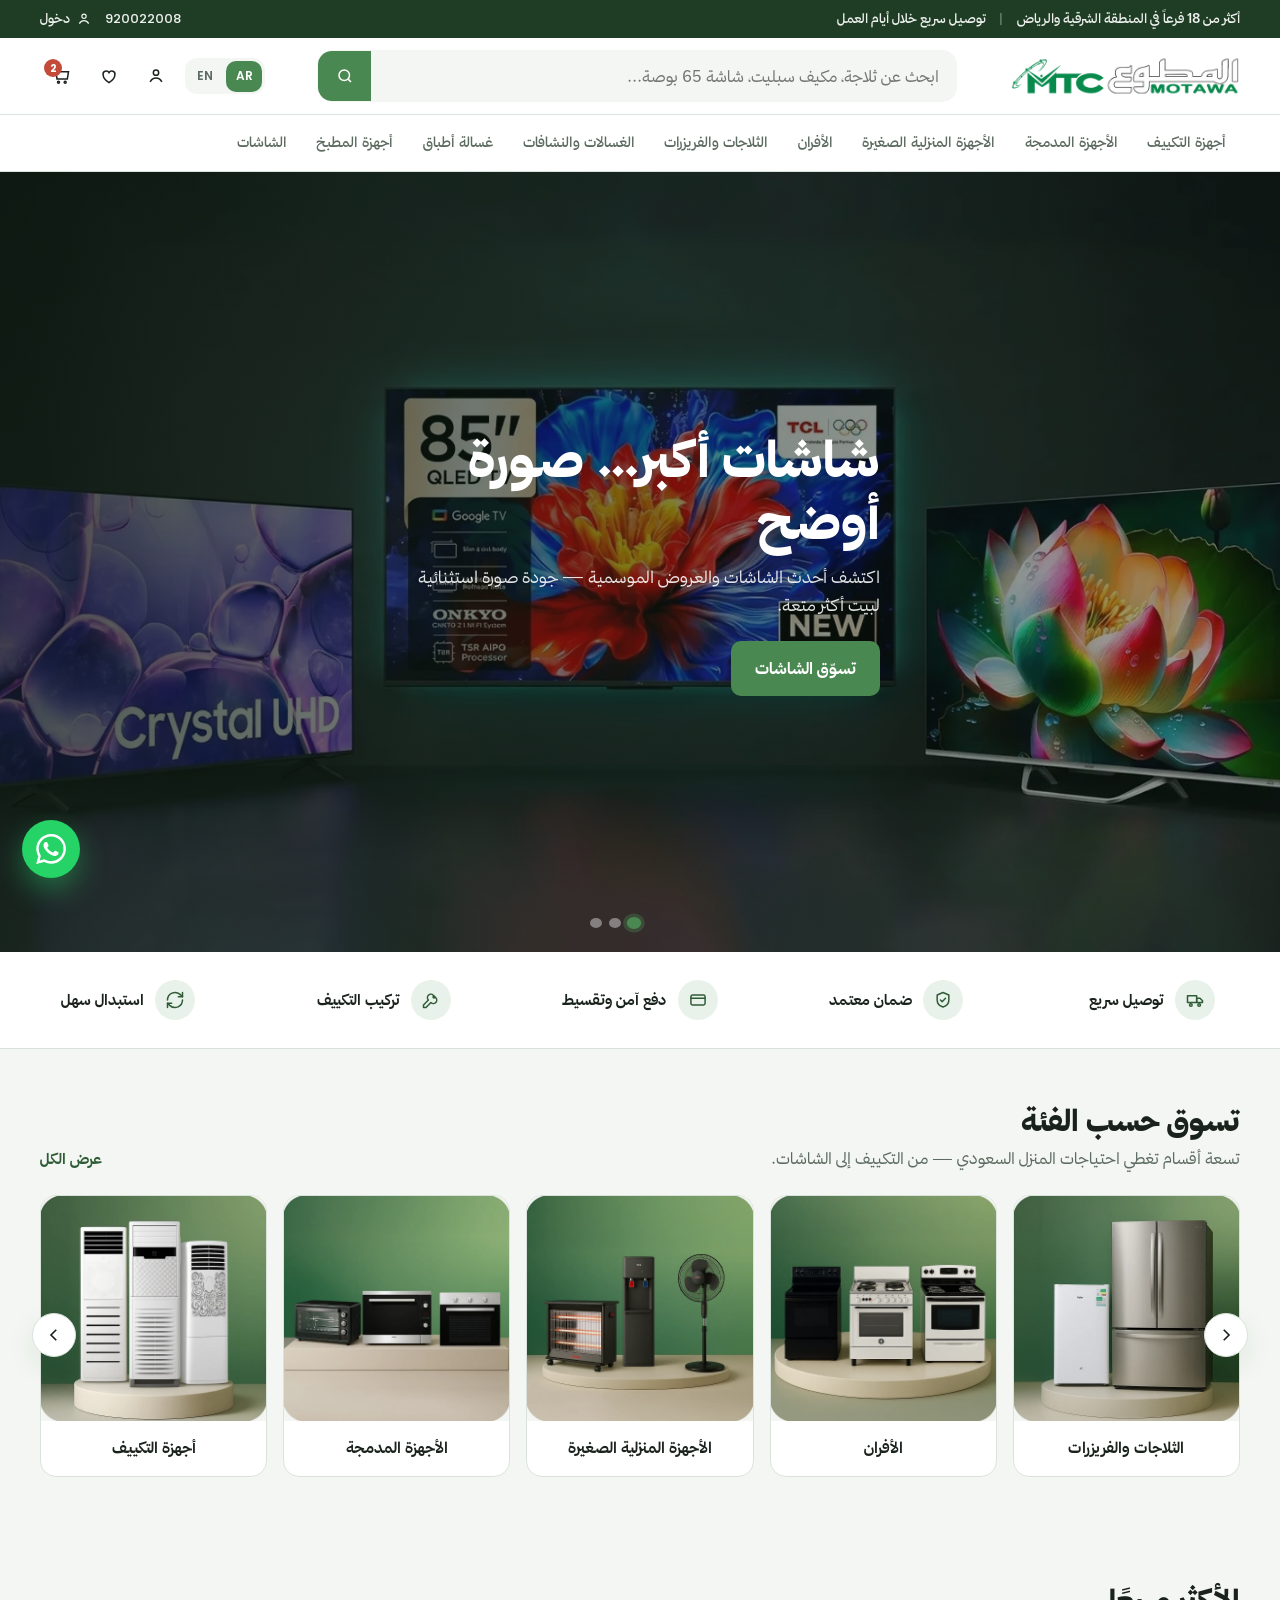
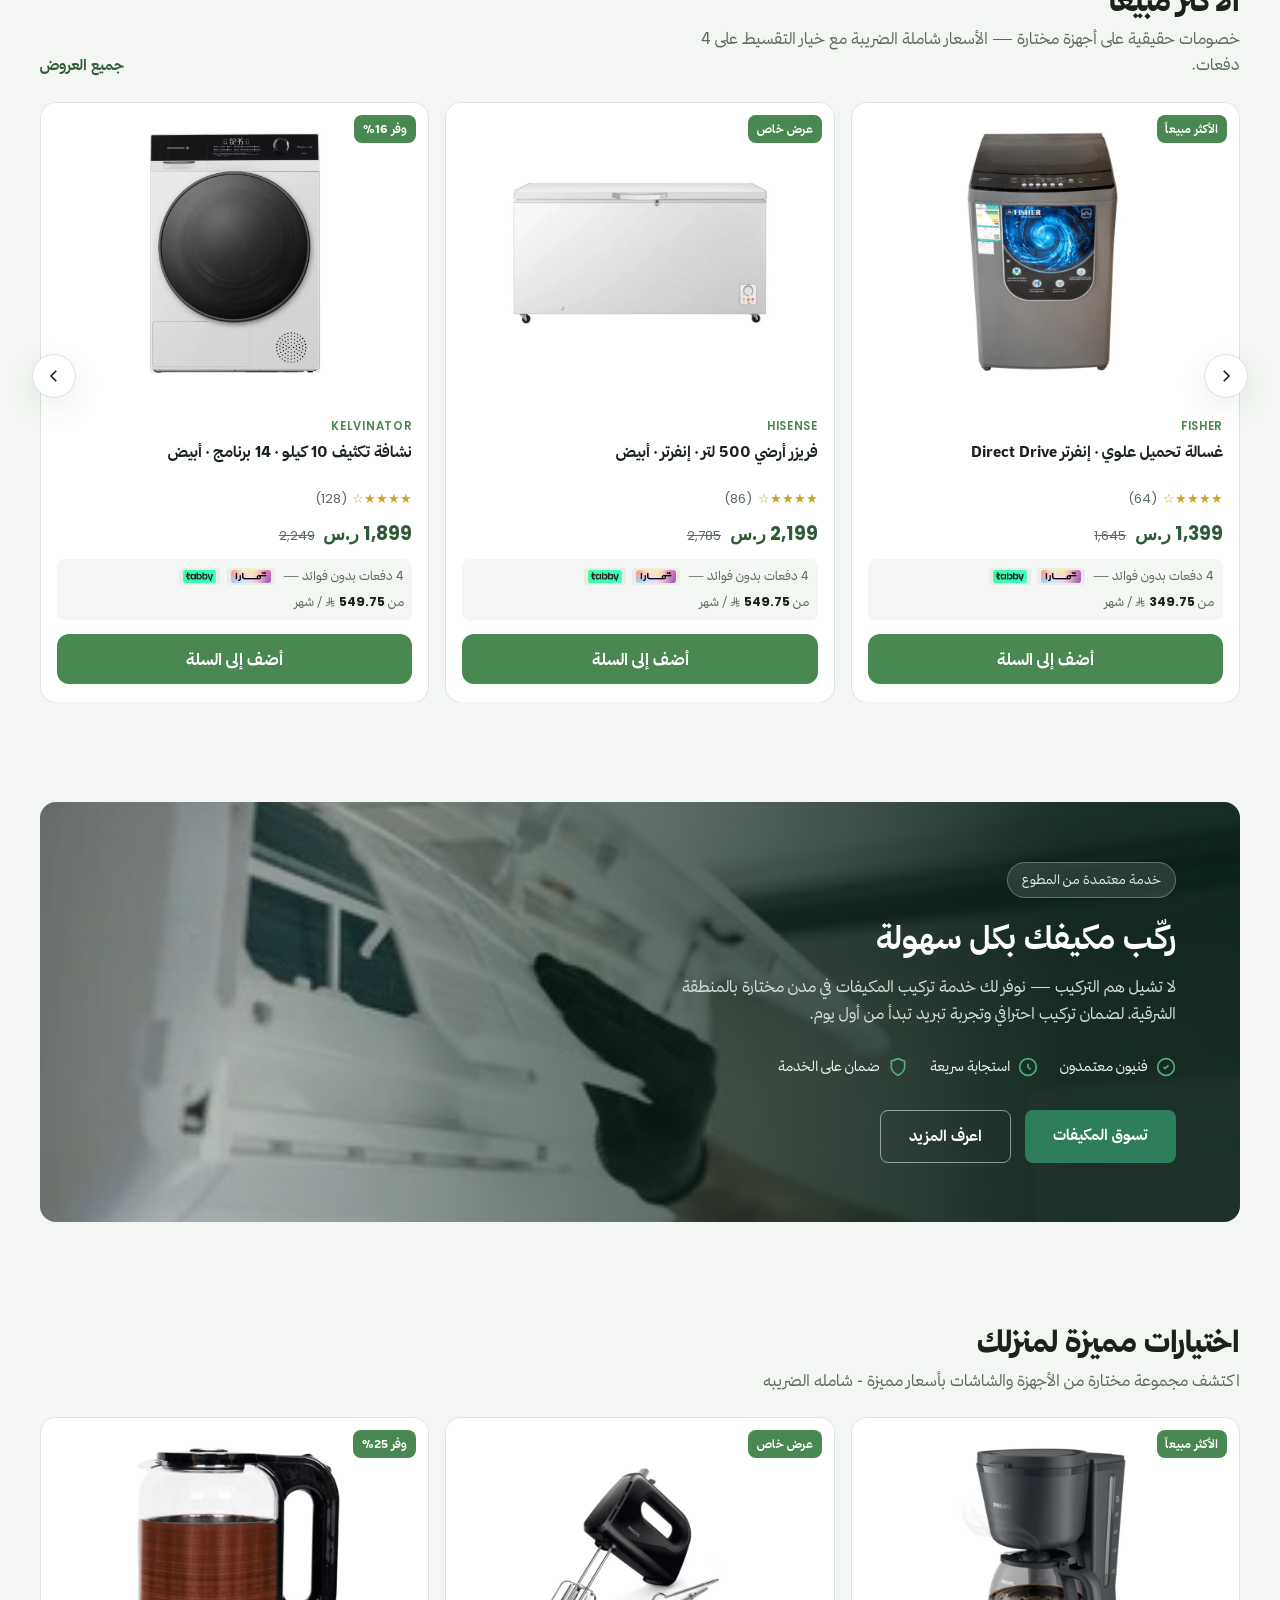
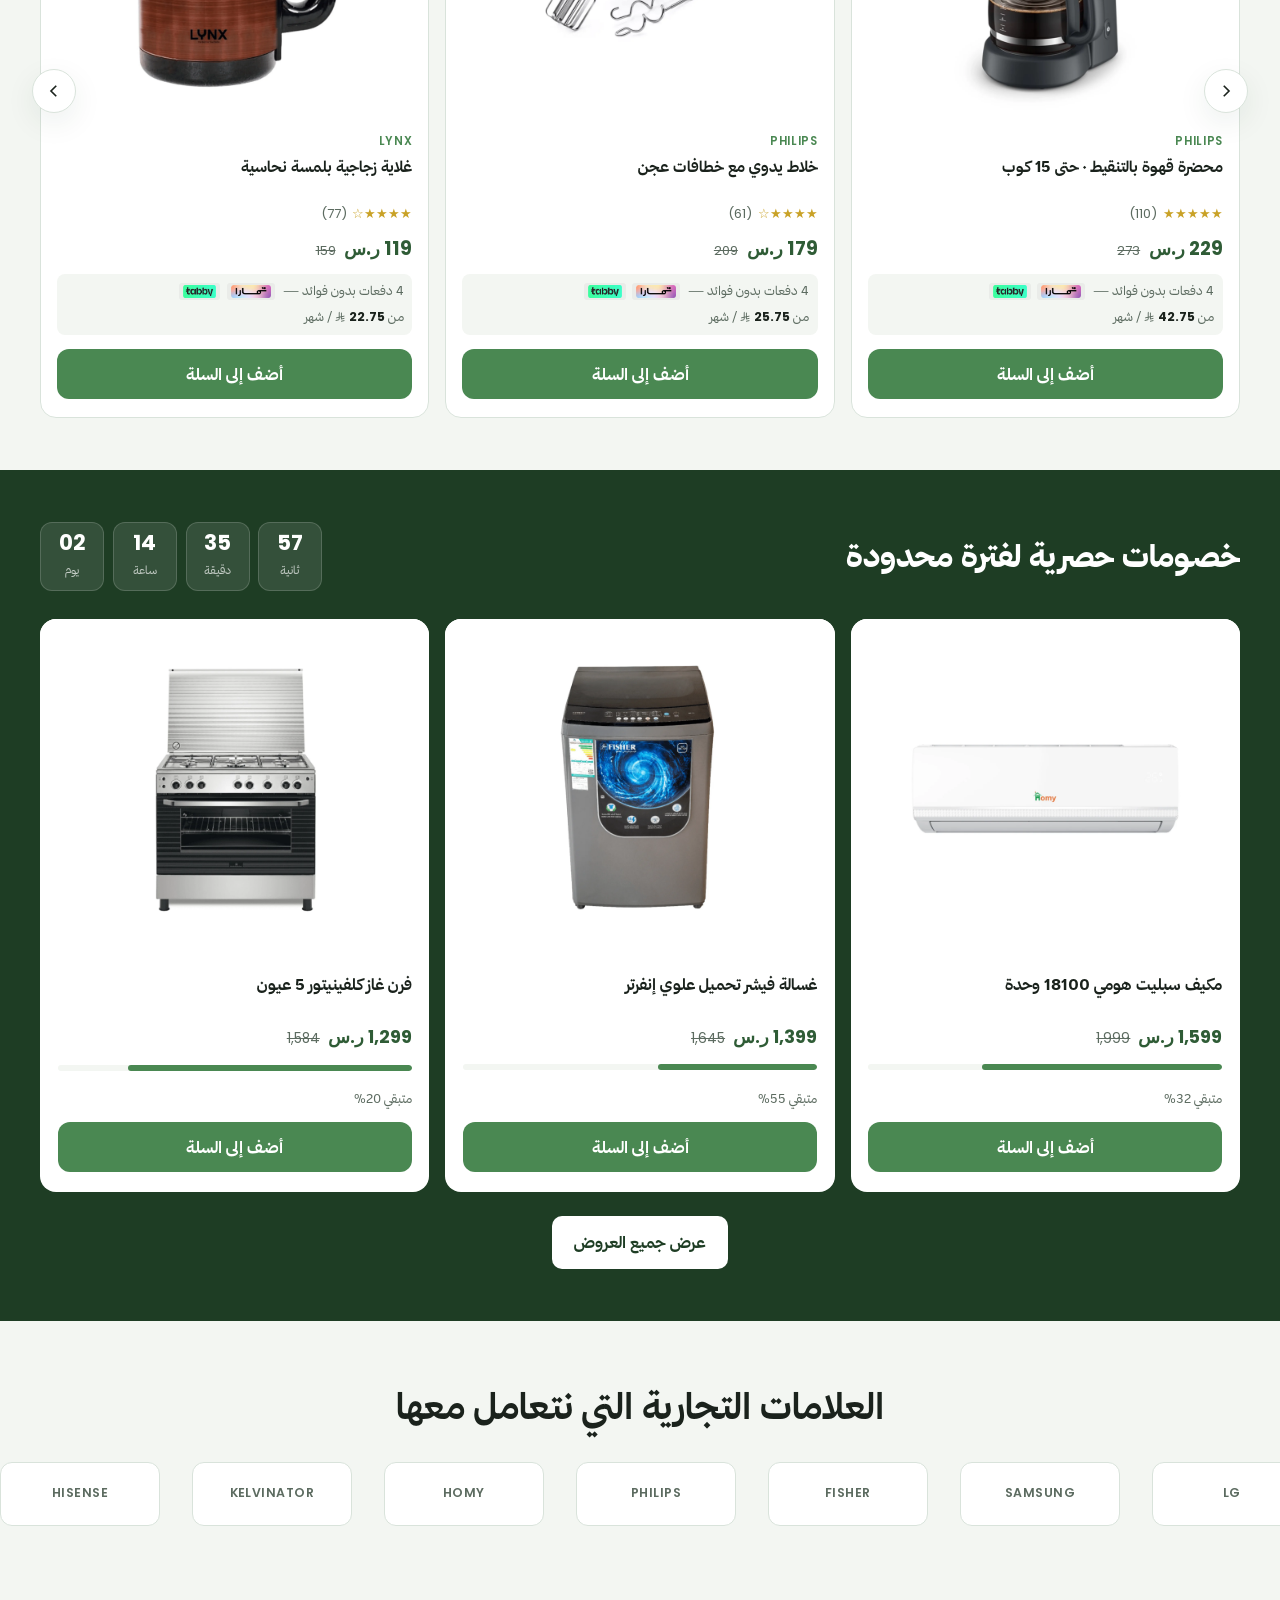
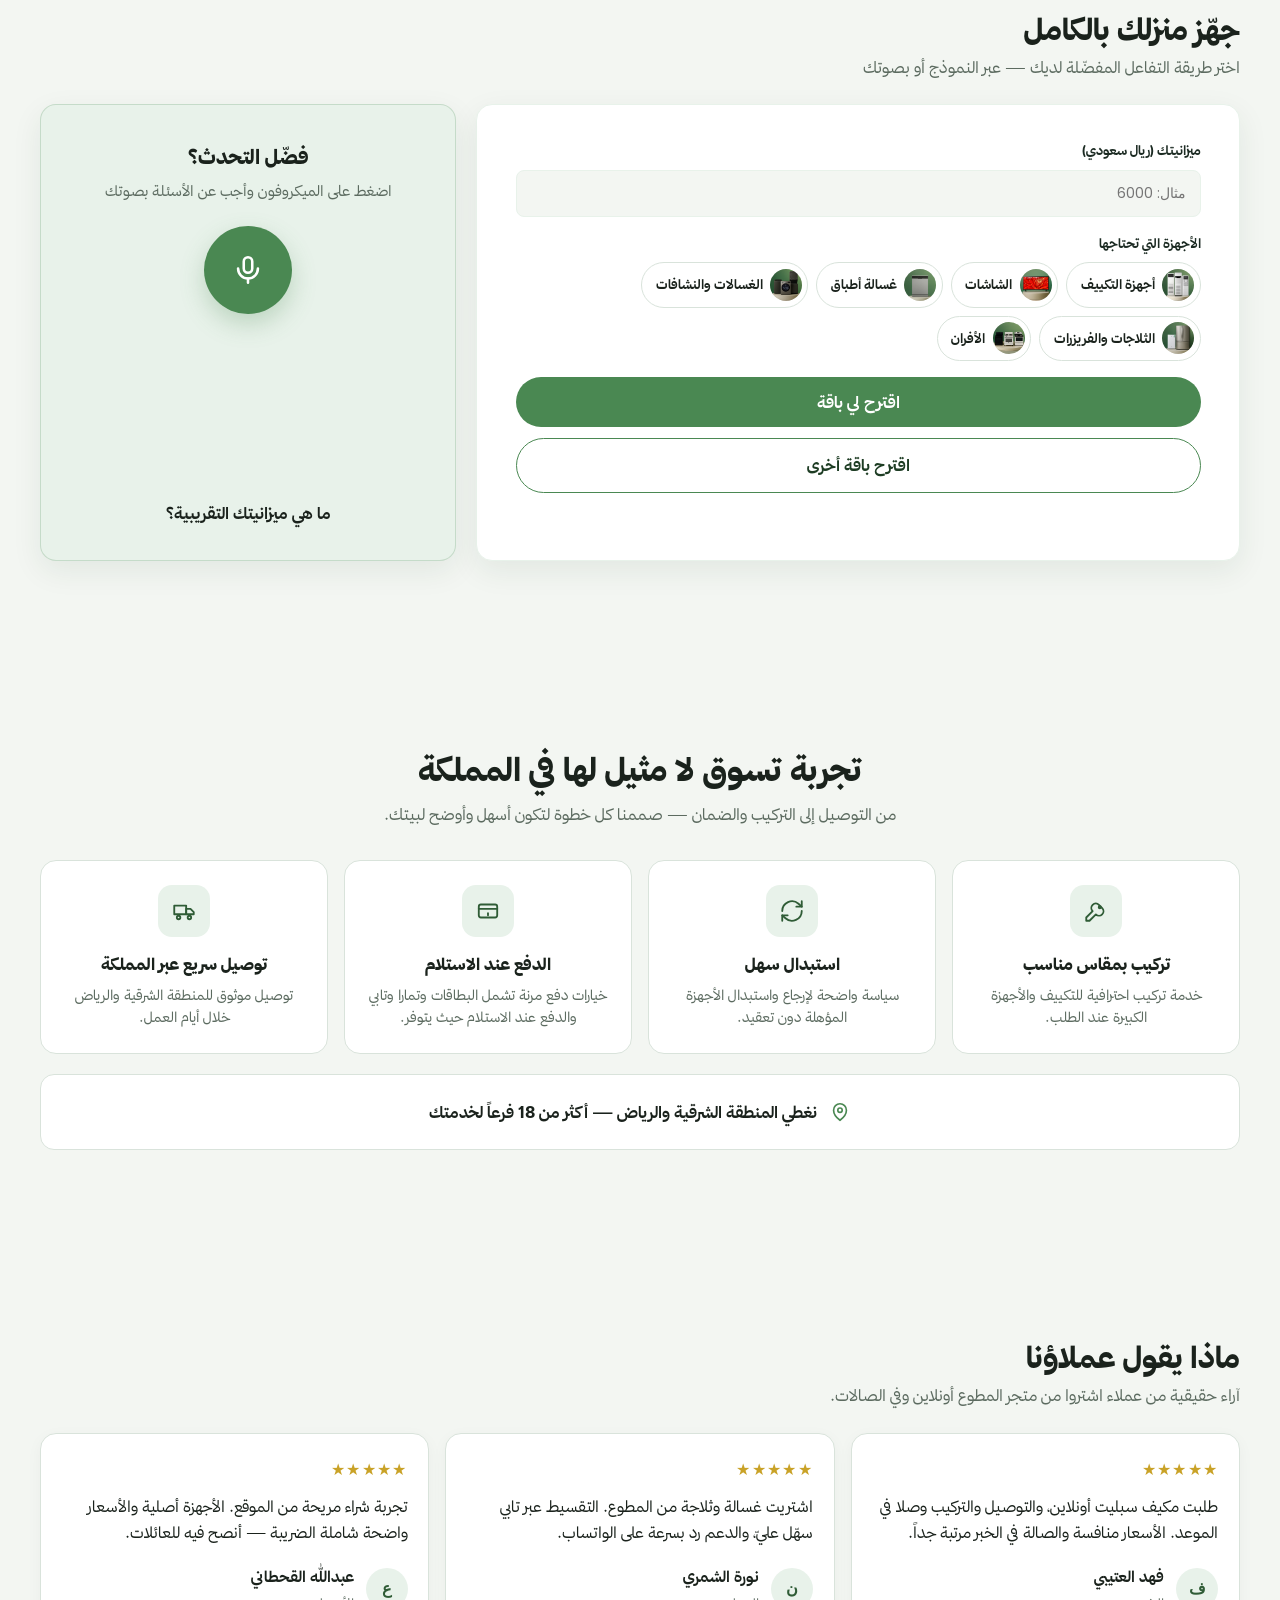
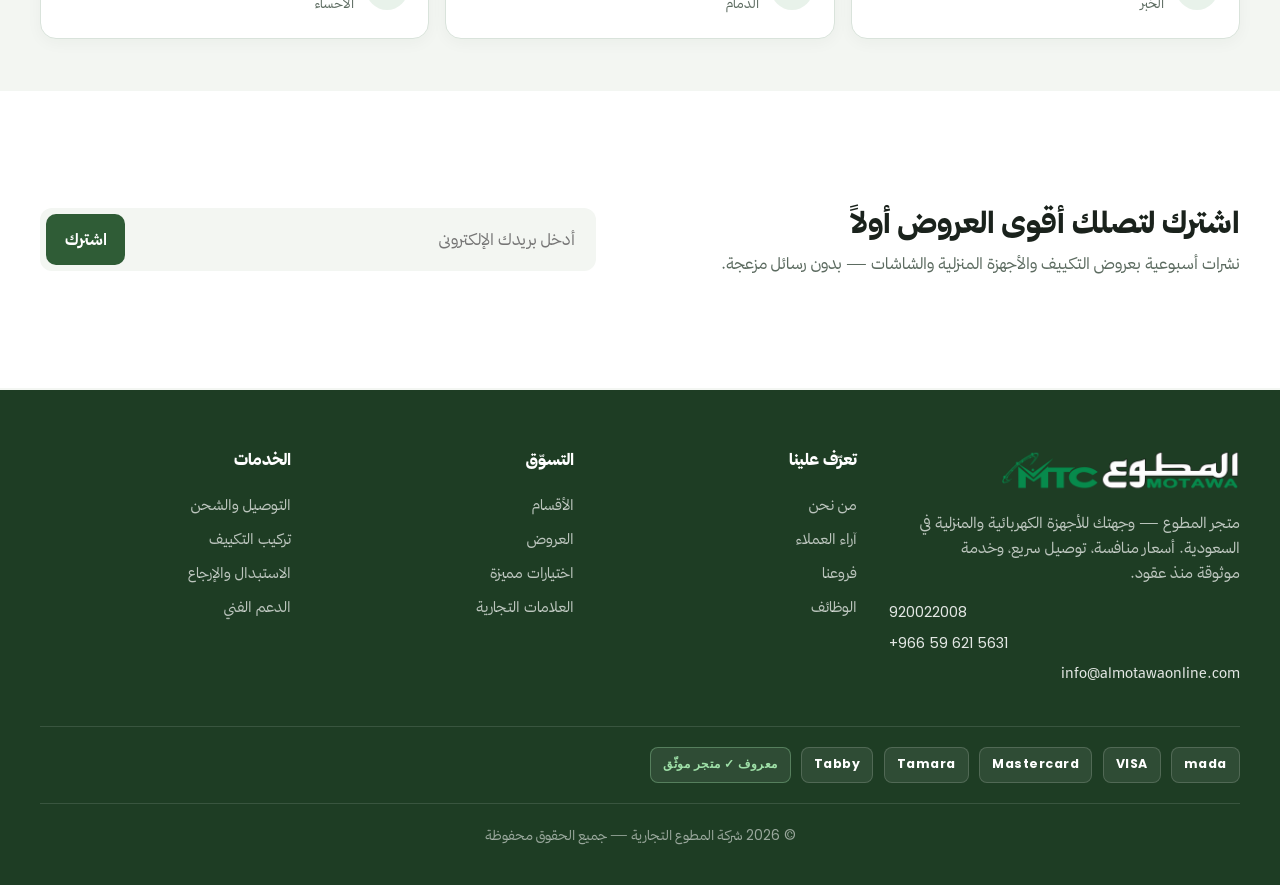
<file: home.html>
<!DOCTYPE html>
<html lang="ar" dir="rtl">
<head>
  <meta charset="UTF-8" />
  <meta name="viewport" content="width=device-width, initial-scale=1.0" />
  <title>متجر المطوع | للأجهزة الكهربائية والمنزلية في السعودية</title>
  <meta name="description" content="متجر المطوع — أجهزة منزلية وتكييف وثلاجات وغسالات وشاشات بأسعار منافسة، توصيل سريع، وتقسيط تمارا وتابي في السعودية." />
  <!--
    IMAGE NOTES (swap later as needed)
    FROM PROJECT FOLDER:
      - Logo: images/Logo.webp (header + footer)
      - Categories: imgi_12_ثلاجات, imgi_13_غسالات, imgi_14_غسالة-أطباق, imgi_15_أجهزة-المطبخ,
        imgi_16_الشاشات, imgi_17_أجهزة-التكييف, imgi_18_الأجهزة-المدمجة,
        imgi_19_الأجهزة-المنزلية-الصغيرة, imgi_20_الافران
      - Banners / lifestyle: imgi_11_3, imgi_8_4, imgi_7_1, imgi_6_2, imgi_9_8, imgi_10_5
      - Products: imgi_296 (dryer), imgi_304 (Fisher washer), imgi_322 (freezer),
        imgi_396 (Hisense AC), imgi_504 (Homy AC), imgi_610 (Kelvinator washer),
        imgi_639 (gas cooker), imgi_80 (Philips coffee), imgi_715 (sandwich),
        imgi_731 (kettle), imgi_755 (mixer), imgi_794 (fridge webp),
        imgi_723 (oven), imgi_765 (ice maker)
    PLACEHOLDERS (neutral CSS boxes — no stock URLs):
      - Screens/TV product card under SAR 2000 (no dedicated TV cutout in folder)
      - Payment / Maroof trust badges (styled text badges; no badge asset files)
      - Tamara/Tabby product-card logos: placeholders at images/tamara-logo.webp & images/tabby-logo.webp (TODO — files not in folder yet)
  -->
  <link rel="preconnect" href="https://fonts.googleapis.com" />
  <link rel="preconnect" href="https://fonts.gstatic.com" crossorigin />
  <link href="https://fonts.googleapis.com/css2?family=Poppins:wght@400;500;600;700&family=Tajawal:wght@400;500;700;800&display=swap" rel="stylesheet" />
  <style>
    @font-face {
  font-family: "Thmanyah Sans";
  src: url("./fonts/thmanyahsans-Light.woff2") format("woff2");
  font-weight: 300;
  font-style: normal;
  font-display: swap;
}

@font-face {
  font-family: "Thmanyah Sans";
  src: url("./fonts/thmanyahsans-Regular.woff2") format("woff2");
  font-weight: 400;
  font-style: normal;
  font-display: swap;
}

@font-face {
  font-family: "Thmanyah Sans";
  src: url("./fonts/thmanyahsans-Medium.woff2") format("woff2");
  font-weight: 500;
  font-style: normal;
  font-display: swap;
}

@font-face {
  font-family: "Thmanyah Sans";
  src: url("./fonts/thmanyahsans-Bold.woff2") format("woff2");
  font-weight: 700;
  font-style: normal;
  font-display: swap;
}

@font-face {
  font-family: "Thmanyah Sans";
  src: url("./fonts/thmanyahsans-Black.woff2") format("woff2");
  font-weight: 900;
  font-style: normal;
  font-display: swap;
}
    :root {
      --brand: rgb(74, 136, 82);
      --brand-hex: #4a8852;
      --brand-dark: #2f5c36;
      --brand-deeper: #1e3d24;
      --brand-soft: #e8f2ea;
      --ink: #1a221c;
      --muted: #5c6b60;
      --line: #d9e3db;
      --cream: #F3F6F2;
      --cream-deep: #F3F6F2;
      --card: #F3F6F2;
      --danger: #c44b3a;
      --gold: #c9a227;
      --shadow: 0 10px 30px rgba(30, 61, 36, 0.08);
      --shadow-lg: 0 22px 50px rgba(30, 61, 36, 0.16);
      --radius: 16px;
      --shell: 1200px;
      --font-ar: "Thmanyah Sans", sans-serif;
      --font-en: "Poppins", sans-serif;
      --ease: 240ms ease;
    }

    *, *::before, *::after { box-sizing: border-box; }
    html { scroll-behavior: smooth; }
    body {
      margin: 0;
      font-family: var(--font-ar);
      color: var(--ink);
      background: var(--cream);
      line-height: 1.65;
      -webkit-font-smoothing: antialiased;
      overflow-x: hidden;
    }
    body.lang-en { font-family: var(--font-en); }
    body.lang-en .t-ar-only { font-family: var(--font-ar); }
    img { display: block; max-width: 100%; height: auto; }
    a { color: inherit; text-decoration: none; }
    button, input { font: inherit; }
    button { cursor: pointer; border: 0; background: none; }
    ul { margin: 0; padding: 0; list-style: none; }
    .shell { width: min(100% - 2rem, var(--shell)); margin-inline: auto; }
    .sr-only {
      position: absolute; width: 1px; height: 1px; padding: 0; margin: -1px;
      overflow: hidden; clip: rect(0,0,0,0); border: 0;
    }
    .skip {
      position: absolute; inset-inline-start: 1rem; top: -4rem; z-index: 9999;
      background: var(--brand); color: #fff; padding: 0.6rem 1rem; border-radius: 8px; font-weight: 700;
    }
    .skip:focus { top: 0.75rem; }
    .num, .en-font { font-family: var(--font-en); }

    /* ===== Top utility bar ===== */
    .utility {
      background: var(--brand-deeper);
      color: rgba(255,255,255,0.92);
      font-size: 0.82rem;
      font-weight: 500;
    }
    .utility-inner {
      display: flex;
      align-items: center;
      justify-content: space-between;
      gap: 1rem;
      min-height: 38px;
      flex-wrap: wrap;
      padding-block: 0.35rem;
    }
    .utility-left, .utility-right {
      display: flex;
      align-items: center;
      gap: 0.85rem;
      flex-wrap: wrap;
    }
    .utility-sep { opacity: 0.35; }
    .utility a:hover { color: #fff; }
    .lang-toggle {
      display: inline-flex;
      align-items: center;
      gap: 0.2rem;
      background: rgba(255,255,255,0.1);
      border-radius: 12px;
      padding: 0.15rem;
    }
    .lang-toggle button {
      color: rgba(255,255,255,0.75);
      padding: 0.2rem 0.55rem;
      border-radius: 10px;
      font-family: var(--font-en);
      font-size: 0.75rem;
      font-weight: 600;
      transition: background var(--ease), color var(--ease);
    }
    .lang-toggle button.is-active {
      background: var(--brand);
      color: #fff;
    }
    .header-tools .lang-toggle {
      background: var(--cream);
      margin-inline-end: 0.15rem;
    }
    .header-tools .lang-toggle button {
      color: var(--muted);
      padding: 0.35rem 0.6rem;
    }
    .header-tools .lang-toggle button.is-active {
      background: var(--brand);
      color: #fff;
    }
    .icon-link {
      display: inline-flex;
      align-items: center;
      gap: 0.35rem;
      color: inherit;
    }

    /* ===== Header ===== */
    .site-header {
      position: sticky;
      top: 0;
      z-index: 100;
      background: rgba(255,255,255,0.96);
      backdrop-filter: blur(12px);
      border-bottom: 1px solid var(--line);
    }
    .header-main {
      display: grid;
      grid-template-columns: auto 1fr auto;
      gap: 1rem;
      align-items: center;
      padding-block: 0.75rem;
    }
    .logo img {
      height: 46px;
      width: auto;
      border-radius: 6px;
    }
    .search {
      display: flex;
      align-items: stretch;
      max-width: 640px;
      width: 100%;
      margin-inline: auto;
      background: var(--cream);
      border: 1px solid transparent;
      border-radius: 15px;
      overflow: hidden;
      transition: border-color var(--ease), box-shadow var(--ease);
    }
    .search:focus-within {
      border-color: var(--brand);
      box-shadow: 0 0 0 3px rgba(74,136,82,0.15);
      background: #fff;
    }
    .search input {
      flex: 1;
      border: 0;
      outline: 0;
      background: transparent;
      padding: 0.75rem 1.1rem;
      min-width: 0;
    }
    .search button {
      background: var(--brand);
      color: #fff;
      padding-inline: 1.1rem;
      display: grid;
      place-items: center;
      transition: background var(--ease);
    }
    .search button:hover { background: var(--brand-dark); }
    .header-tools {
      display: flex;
      align-items: center;
      gap: 0.35rem;
    }
    .tool-btn {
      position: relative;
      width: 42px;
      height: 42px;
      display: grid;
      place-items: center;
      border-radius: 50%;
      color: var(--ink);
      transition: background var(--ease), color var(--ease);
    }
    .tool-btn:hover { background: var(--brand-soft); color: var(--brand-dark); }
    .cart-badge {
      position: absolute;
      top: 4px;
      inset-inline-end: 4px;
      min-width: 18px;
      height: 18px;
      padding-inline: 4px;
      border-radius: 999px;
      background: var(--danger);
      color: #fff;
      font-size: 0.65rem;
      font-weight: 700;
      font-family: var(--font-en);
      display: grid;
      place-items: center;
    }
    .menu-btn {
      display: none;
      width: 42px;
      height: 42px;
      place-items: center;
      border-radius: 10px;
      flex-direction: column;
      gap: 5px;
    }
    .menu-btn span {
      display: block;
      width: 18px;
      height: 2px;
      background: var(--ink);
      border-radius: 2px;
    }

    .cat-nav {
      border-top: 1px solid var(--line);
      overflow-x: auto;
      scrollbar-width: none;
    }
    .cat-nav::-webkit-scrollbar { display: none; }
    .cat-nav-track {
      display: flex;
      gap: 0.15rem;
      padding-block: 0.55rem;
      min-width: max-content;
    }
    .cat-nav a {
      padding: 0.45rem 0.85rem;
      border-radius: 999px;
      font-size: 0.88rem;
      font-weight: 500;
      white-space: nowrap;
      color: var(--muted);
      transition: background var(--ease), color var(--ease);
    }
    .cat-nav a:hover {
      background: var(--brand-soft);
      color: var(--brand-dark);
    }

    /* ===== Hero carousel ===== */
    .hero {
      position: relative;
      width: 100%;
      min-height: calc(100vh - 120px);
      height: clamp(500px, 64vh, 580px);
      overflow: hidden;
      background: var(--brand-deeper);
      color: #fff;
      padding: 0;
    }
    .hero-slides { position: absolute; inset: 0; }
    .hero-slide {
      position: absolute;
      inset: 0;
      opacity: 0;
      visibility: hidden;
      transition: opacity 0.7s ease, visibility 0.7s ease;
      display: flex;
      align-items: center;
    }
    .hero-slide.is-active {
      opacity: 1;
      visibility: visible;
      z-index: 1;
    }
    .hero-slide-bg {
      position: absolute;
      inset: 0;
      background-size: cover;
      background-position: center;
      transform: scale(1.04);
      transition: transform 6s ease;
    }
    .hero-slide.is-active .hero-slide-bg { transform: scale(1); }
    .hero-slide::after {
      content: "";
      position: absolute;
      inset: 0;
      background: linear-gradient(105deg, rgba(14,28,18,0.78) 0%, rgba(14,28,18,0.55) 45%, rgba(14,28,18,0.35) 100%);
      z-index: 1;
    }
    body.lang-en .hero-slide::after {
      background: linear-gradient(-105deg, rgba(14,28,18,0.78) 0%, rgba(14,28,18,0.55) 45%, rgba(14,28,18,0.35) 100%);
    }
    .hero-slide-inner {
      position: relative;
      z-index: 2;
      width: min(100% - 2rem, var(--shell));
      margin-inline: auto;
      max-width: 30rem;
    }
    body.lang-ar .hero-slide-inner { margin-inline-end: auto; margin-inline-start: auto; }
    body.lang-en .hero-slide-inner { margin-inline-start: auto; margin-inline-end: auto; }
    .hero-slide h1 {
      margin: 0 0 0.75rem;
      font-size: clamp(1.85rem, 4.2vw, 3.1rem);
      font-weight: 800;
      line-height: 1.25;
    }
    .hero-slide p {
      margin: 0 0 1.4rem;
      color: rgba(255,255,255,0.88);
      font-size: 1.05rem;
      max-width: 34rem;
    }
    .hero-slide .btn-brand {
      width: auto;
      display: inline-flex;
      border-radius: 10px;
      background: var(--brand);
      padding: 0.9rem 1.5rem;
    }
    .hero-dots {
      position: absolute;
      z-index: 3;
      bottom: 1.5rem;
      inset-inline-start: 50%;
      display: flex;
      gap: 0.45rem;
    }
    .hero-dots button {
      width: 10px;
      height: 10px;
      border-radius: 50%;
      background: rgba(255,255,255,0.4);
      transition: background var(--ease), transform var(--ease);
    }
    .hero-dots button.is-active {
      background: var(--brand);
      transform: scale(1.2);
      box-shadow: 0 0 0 3px rgba(74,136,82,0.35);
    }

    /* Feature icon strip — full bleed */
    .feature-strip {
      width: 100%;
      background: #fff;
      border-bottom: 1px solid var(--line);
    }
    .feature-strip-inner {
      display: grid;
      grid-template-columns: repeat(5, 1fr);
      width: 100%;
    }
    .feature-item {
      display: flex;
      align-items: center;
      justify-content: center;
      gap: 0.7rem;
      padding: 1.75rem 0.75rem;
      min-width: 0;
    }
    .feature-item:last-child { border-inline-end: 0; }
    .feature-item .ico {
      width: 40px;
      height: 40px;
      border-radius: 50%;
      background: var(--brand-soft);
      color: var(--brand-dark);
      display: grid;
      place-items: center;
      flex-shrink: 0;
    }
    .feature-item .ico svg {
      width: 20px;
      height: 20px;
      stroke: currentColor;
      fill: none;
      stroke-width: 1.8;
      stroke-linecap: round;
      stroke-linejoin: round;
    }
    .feature-item strong {
      font-size: 0.92rem;
      font-weight: 700;
      color: var(--ink);
      line-height: 1.35;
    }

    /* Limited-time deals */
    .deals-section {
      background: var(--brand-deeper);
      color: #fff;
      padding: 3.25rem 0;
    }
    .deals-head {
      display: flex;
      flex-wrap: wrap;
      align-items: center;
      justify-content: space-between;
      gap: 1.25rem;
      margin-bottom: 1.75rem;
    }
    .deals-head h2 {
      margin: 0;
      font-size: clamp(1.4rem, 2.6vw, 1.9rem);
      font-weight: 800;
    }
    .countdown {
      display: flex;
      gap: 0.55rem;
      direction: ltr;
    }
    .countdown div {
      min-width: 64px;
      text-align: center;
      background: rgba(255,255,255,0.1);
      border: 1px solid rgba(255,255,255,0.16);
      border-radius: 12px;
      padding: 0.55rem 0.4rem;
    }
    .countdown strong {
      display: block;
      font-family: var(--font-en);
      font-size: 1.35rem;
      font-weight: 700;
      line-height: 1.1;
    }
    .countdown span {
      font-size: 0.72rem;
      color: rgba(255,255,255,0.7);
    }
    .deals-grid {
      display: grid;
      grid-template-columns: repeat(3, 1fr);
      gap: 1rem;
      margin-bottom: 1.5rem;
    }
    .deal-card {
      background: #fff;
      color: var(--ink);
      border-radius: var(--radius);
      overflow: hidden;
      display: flex;
      flex-direction: column;
    }
    .deal-card img {
      width: 100%;
      aspect-ratio: 1.15;
      object-fit: contain;
      background: #fff;
      padding: 1rem;
    }
    .deal-card-body {
      padding: 1rem 1.1rem 1.2rem;
      display: flex;
      flex-direction: column;
      flex: 1;
    }
    .deal-card h3 {
      margin: 0 0 0.45rem;
      font-size: 0.98rem;
      font-weight: 700;
      line-height: 1.4;
      min-height: 2.7em;
    }
    .deal-price {
      display: flex;
      align-items: baseline;
      gap: 0.5rem;
      margin-bottom: 0.75rem;
    }
    .deal-price strong {
      font-family: var(--font-en);
      color: var(--brand-dark);
      font-size: 1.1rem;
    }
    .deal-price s {
      font-family: var(--font-en);
      color: var(--muted);
      font-size: 0.85rem;
    }
    .deal-meter {
      height: 6px;
      background: var(--cream);
      border-radius: 999px;
      overflow: hidden;
      margin-bottom: 0.4rem;
    }
    .deal-meter > span {
      display: block;
      height: 100%;
      background: var(--brand);
      border-radius: 999px;
    }
    .deal-left {
      font-size: 0.78rem;
      color: var(--muted);
      margin-bottom: 0.75rem;
    }
    .deal-card-body .btn-brand {
      margin-top: auto;
    }
    .deals-cta {
      display: flex;
      justify-content: center;
    }
    .deals-cta .btn {
      background: #fff;
      color: var(--brand-deeper);
      border-radius: 10px;
    }
    .deals-cta .btn:hover { background: var(--brand-soft); }

    /* Brand logos strip */
    .brands-section {
      padding: 2rem 0;
      background: #F3F6F2;
      overflow: hidden;
    }
    .brands-title {
      text-align: center;
      margin-bottom: 2rem;
      font-size: 1.5rem;
      font-weight: 800;
      line-height: 1.3;
    }
    .brands-track-wrap {
      overflow: hidden;
      direction: ltr;
      unicode-bidi: isolate;
    }
    .brands-track {
      display: flex;
      width: max-content;
      animation: brands-scroll 35s linear infinite;
      direction: ltr;
    }
    .brands-track:hover { animation-play-state: paused; }
    @keyframes brands-scroll {
      from { transform: translateX(0); }
      to { transform: translateX(-50%); }
    }
    .brand-slot {
      flex-shrink: 0;
      width: 160px;
      height: 64px;
      margin-inline-end: 2rem;
      display: grid;
      place-items: center;
      background: #fff;
      border: 1px solid var(--line);
      border-radius: 12px;
      color: var(--muted);
      font-family: var(--font-en);
      font-size: 0.78rem;
      font-weight: 600;
      letter-spacing: 0.04em;
      transition: transform 0.3s ease, box-shadow 0.3s ease;
    }
    .brand-slot img {
      max-height: 36px;
      max-width: 120px;
      object-fit: contain;
      filter: grayscale(1);
      opacity: 0.75;
      transition: filter 0.3s ease, opacity 0.3s ease, transform 0.3s ease;

    }
    .brand-slot:hover {
     transform: translateY(-3px);
     box-shadow: 0 8px 20px rgba(0,0,0,0.08);
    }
    .brand-slot:hover img {
     filter: grayscale(0);
     opacity: 1;
     transform: scale(1.08);
    }

    /* Experience / shop like nowhere else */
    .experience {
      padding: 8.5rem 0;
      background: #F3F6F2;
    }
    .experience-head {
      text-align: center;
      max-width: 40rem;
      margin: 0 auto 2rem;
    }
    .experience-head h2 {
      margin: 0 0 0.65rem;
      font-size: clamp(1.45rem, 2.8vw, 2rem);
      font-weight: 800;
      line-height: 1.3;
    }
    .experience-head p {
      margin: 0;
      color: var(--muted);
    }
    .exp-grid {
      display: grid;
      grid-template-columns: repeat(4, 1fr);
      gap: 1rem;
      margin-bottom: 1.25rem;
    }
    .exp-card {
      background: #fff;
      border: 1px solid var(--line);
      border-radius: var(--radius);
      padding: 1.5rem 1.2rem;
      text-align: center;
    }
    .exp-card .ico {
      width: 52px;
      height: 52px;
      margin: 0 auto 0.9rem;
      border-radius: 14px;
      background: var(--brand-soft);
      color: var(--brand-dark);
      display: grid;
      place-items: center;
    }
    .exp-card .ico svg {
      width: 26px;
      height: 26px;
      stroke: currentColor;
      fill: none;
      stroke-width: 1.7;
      stroke-linecap: round;
      stroke-linejoin: round;
    }
    .exp-card h3 {
      margin: 0 0 0.45rem;
      font-size: 1.02rem;
      font-weight: 800;
    }
    .exp-card p {
      margin: 0;
      font-size: 0.88rem;
      color: var(--muted);
      line-height: 1.55;
    }
    .coverage-bar {
      display: flex;
      align-items: center;
      justify-content: center;
      gap: 0.75rem;
      background: #fff;
      border: 1px solid var(--line);
      border-radius: 14px;
      padding: 1.5rem 1.25rem;
      font-weight: 600;
      color: var(--ink);
    }
    .coverage-bar svg {
      width: 22px;
      height: 22px;
      color: var(--brand);
      flex-shrink: 0;
    }

    /* Newsletter */
    .newsletter {
      position: relative;
      background: #fff;
      color: var(--ink);
      padding: 7rem 0;
      overflow: hidden;
      margin-bottom: -30px;
    }
    .newsletter-inner {
      display: grid;
      grid-template-columns: 1.1fr 1fr;
      gap: 2rem;
      align-items: center;
    }
    .newsletter-copy h2 {
      margin: 0 0 0.55rem;
      font-size: clamp(1.4rem, 2.6vw, 1.85rem);
      font-weight: 800;
      line-height: 1.3;
    }
    .newsletter-copy p {
      margin: 0;
      color: var(--muted);
      max-width: 34rem;
    }
    .newsletter-form {
      display: flex;
      gap: 0.55rem;
      background: var(--card);
      border-radius: 12px;
      padding: 0.4rem;
      align-items: stretch;
    }
    .newsletter-form input {
      flex: 1;
      border: 0;
      outline: 0;
      padding: 0.75rem 0.9rem;
      min-width: 0;
      background: var(--card);
      color: var(--ink);
    }
    .newsletter-form button {
      background: var(--brand-dark);
      color: #fff;
      border-radius: 10px;
      padding: 0.75rem 1.15rem;
      font-weight: 700;
      white-space: nowrap;
      transition: background var(--ease);
    }
    .newsletter-form button:hover { background: var(--brand-deeper); }
    .wa-badge {
      position: absolute;
      bottom: 2rem;
      inset-inline-start: max(1rem, calc((100% - var(--shell)) / 2));
      display: inline-flex;
      align-items: center;
      gap: 0.45rem;
      background: #e8b84a;
      color: #1a221c;
      font-weight: 700;
      font-size: 0.82rem;
      padding: 0.55rem 0.85rem;
      border-radius: 10px;
      box-shadow: var(--shadow);
    }
    .wa-badge svg { width: 18px; height: 18px; }

    /* ===== Sections ===== */
    .section { padding: 3.25rem 0; }
    .section-head {
      display: flex;
      align-items: end;
      justify-content: space-between;
      gap: 1rem;
      margin-bottom: 1.5rem;
      flex-wrap: wrap;
    }
    .section-head h2 {
      margin: 0;
      font-size: clamp(1.4rem, 2.5vw, 1.85rem);
      font-weight: 800;
      line-height: 1.3;
    }
    .section-head p {
      margin: 0.35rem 0 0;
      color: var(--muted);
      max-width: 36rem;
    }
    .link-all {
      color: var(--brand-dark);
      font-weight: 700;
      font-size: 0.92rem;
      white-space: nowrap;
    }
    .link-all:hover { color: var(--brand); }

    /* Carousel — track geometry always LTR; language only swaps arrow handlers */
    .carousel { position: relative; }
    .carousel-viewport {
      overflow: hidden;
      direction: ltr;
      unicode-bidi: isolate;
    }
    .carousel-track {
      display: flex;
      flex-direction: row;
      gap: 1rem;
      transition: transform 0.45s cubic-bezier(0.22, 1, 0.36, 1);
      will-change: transform;
      touch-action: pan-y;
      direction: ltr;
    }
    .carousel-btn {
      position: absolute;
      top: 42%;
      z-index: 2;
      width: 44px;
      height: 44px;
      border-radius: 50%;
      background: #fff;
      border: 1px solid var(--line);
      box-shadow: var(--shadow);
      display: grid;
      place-items: center;
      color: var(--ink);
      transition: background var(--ease), color var(--ease), transform var(--ease);
    }
    .carousel-btn:hover {
      background: var(--brand);
      color: #fff;
      border-color: var(--brand);
    }
    /* Physical sides stay fixed; language swaps which handler each side runs */
    .carousel-btn.prev { left: -8px; right: auto; }
    .carousel-btn.next { right: -8px; left: auto; }
    .carousel-btn svg { width: 18px; height: 18px; }
    /* Left button always shows ◀, right button always shows ▶ */
    .carousel-btn.prev svg { transform: none; }
    .carousel-btn.next svg { transform: scaleX(-1); }

    /* Category cards */
    .cat-card {
      flex: 0 0 calc((100% - 4rem) / 5);
      min-width: 160px;
      background: #ffffff;
      border: 1px solid var(--line);
      border-radius: var(--radius);
      overflow: hidden;
      transition: transform var(--ease), box-shadow var(--ease), border-color var(--ease);
    }
    .cat-card:hover {
      transform: translateY(-4px);
      box-shadow: var(--shadow);
      border-color: rgba(74,136,82,0.35);
    }
    .cat-card img {
      width: 100%;
      aspect-ratio: 1 / 1;
      object-fit: cover;
      background: var(--cream-deep);
    }
    .cat-card span {
      display: block;
      padding: 0.85rem 0.9rem 1rem;
      font-weight: 700;
      font-size: 0.95rem;
      text-align: center;
    }

    /* Product cards */
    .product-card {
      position: relative;
      flex: 0 0 calc((100% - 2rem) / 3);
      min-width: 220px;
      background: #ffffff;
      border: 1px solid var(--line);
      border-radius: var(--radius);
      overflow: hidden;
      display: flex;
      flex-direction: column;
      transition: transform var(--ease), box-shadow var(--ease);
      /* Isolate from LTR carousel track so badge/text follow page dir */
      unicode-bidi: isolate;
      text-align: start;
    }
    html[dir="rtl"] .product-card,
    body.lang-ar .product-card { direction: rtl; }
    html[dir="ltr"] .product-card,
    body.lang-en .product-card { direction: ltr; }
    .product-card:hover {
      transform: translateY(-4px);
      box-shadow: var(--shadow);
    }
    .product-media {
      position: relative;
      background: #ffffff;
      padding: 0;
      min-height: 260px;
      display: grid;
      place-items: center;
      overflow: hidden;
    }
    .product-media img {
      max-height: 300px;
      width: auto;
      object-fit: contain;
      transition: transform 0.4s ease;
    }
    .product-card:hover .product-media img { transform: scale(1.04); }
    /* Badge: logical inset — top-right in RTL, top-left in LTR */
    .badge {
      position: absolute;
      top: 0.75rem;
      inset-inline-start: 0.75rem;
      z-index: 5;
      background: var(--brand);
      color: #fff;
      font-size: 0.72rem;
      font-weight: 700;
      padding: 0.28rem 0.55rem;
      border-radius: 8px;
      letter-spacing: 0.02em;
      pointer-events: none;
    }
    .badge.best { background: var(--brand); }
    .badge.deal { background: var(--brand); }
    .product-body {
      padding: 0.85rem 1rem 1.1rem;
      display: flex;
      flex-direction: column;
      align-items: stretch;
      gap: 0.35rem;
      flex: 1;
      text-align: start;
    }
    .product-brand {
      margin: 0;
      font-family: var(--font-en);
      font-size: 0.72rem;
      font-weight: 600;
      letter-spacing: 0.06em;
      text-transform: uppercase;
      color: var(--brand-hex);
      text-align: start;
    }
    .product-title {
      margin: 0;
      font-size: 0.95rem;
      font-weight: 700;
      line-height: 1.4;
      min-height: 2.7em;
      text-align: start;
    }
    .rating {
      display: flex;
      flex-direction: row;
      align-items: center;
      justify-content: flex-start;
      gap: 0.35rem;
      font-size: 0.82rem;
      color: var(--gold);
    }
    .rating .count { color: var(--muted); font-family: var(--font-en); }
    .price-block {
      margin-top: 0.25rem;
      display: flex;
      flex-direction: row;
      flex-wrap: wrap;
      align-items: baseline;
      justify-content: flex-start;
      gap: 0.55rem;
    }
    .price-now {
      font-family: var(--font-en);
      font-size: 1.15rem;
      font-weight: 700;
      color: var(--brand-dark);
    }
    .price-was {
      display: inline-flex;
      flex-direction: row;
      align-items: center;
      gap: 0.45rem;
      margin-top: 0;
      font-size: 0.82rem;
    }
    .price-was s { color: var(--muted); font-family: var(--font-en); }
    .save { display: none !important; }
    .btn {
      display: inline-flex;
      flex-direction: row;
      align-items: center;
      justify-content: center;
      gap: 0.4rem;
      padding: 0.85rem 1.35rem;
      border-radius: 999px;
      font-weight: 700;
      transition: transform var(--ease), background var(--ease), box-shadow var(--ease), color var(--ease);
    }
    .btn:hover { transform: translateY(-1px); }
    .btn-brand {
      background: var(--brand);
      color: #fff;
      width: 100%;
      border-radius: 12px;
      padding: 0.75rem 1rem;
      text-align: center;
    }
    .btn-brand:hover { background: var(--brand-dark); }
    .btn-primary {
      background: #fff;
      color: var(--brand-deeper);
      box-shadow: 0 8px 24px rgba(0,0,0,0.18);
    }
    .btn-primary:hover { background: var(--brand-soft); }
    .btn-ghost {
      background: transparent;
      color: #fff;
      border: 1.5px solid rgba(255,255,255,0.45);
    }
    .btn-ghost:hover { background: rgba(255,255,255,0.1); border-color: #fff; }
    .vat-note {
      font-size: 0.75rem;
      color: var(--muted);
      display:none;
    }
    .installments {
      display: flex;
      flex-direction: column;
      align-items: start;
      gap: 0.35rem;
      font-size: 0.78rem;
      color: var(--muted);
      background: #F3F6F2;
      border-radius: 8px;
      padding: 0.45rem 0.55rem;
      margin-block: 0.25rem 0.5rem;
      margin-inline: 0;
      text-align: start;
    }
    .installment-main {
      display: flex;
      flex-direction: row;
      align-items: center;
      justify-content: flex-start;
      gap: 0.5rem;
    }
    .installments strong {
      color: var(--ink);
      font-family: var(--font-en);
    }
    .pay-logos {
      display: inline-flex;
      flex-direction: row;
      align-items: center;
      gap: 0.4rem;
    }
    .pay-logo {
      height: 17px;
      width: auto;
      max-width: 64px;
      object-fit: contain;
      display: block;
      background: rgba(0, 0, 0, 0.04);
      border-radius: 3px;
      padding-block: 2px;
      padding-inline: 4px;
    }
    .ph-box {
      width: 100%;
      aspect-ratio: 1;
      max-height: 160px;
      border-radius: 12px;
      background: #F3F6F2;
      border: 1px dashed #b7c6ba;
      display: grid;
      place-items: center;
      color: var(--muted);
      font-size: 0.8rem;
      font-weight: 600;
      text-align: center;
      padding: 1rem;
    }

    .product-grid {
      display: grid;
      grid-template-columns: repeat(4, 1fr);
      gap: 1rem;
    }
    .product-grid .product-card {
      flex: none;
      min-width: 0;
      width: 100%;
    }

    
    /* Testimonials */
    .reviews {
      display: grid;
      grid-template-columns: repeat(3, 1fr);
      gap: 1rem;
    }
    .review-card {
      background: #ffffff;
      border: 1px solid var(--line);
      border-radius: var(--radius);
      padding: 1.4rem 1.3rem;
      box-shadow: 0 4px 16px rgba(30,61,36,0.04);
      transition: transform var(--ease), box-shadow var(--ease);
    }
    .review-card:hover {
      transform: translateY(-3px);
      box-shadow: var(--shadow);
    }
    .review-stars { color: var(--gold); letter-spacing: 0.08em; margin-bottom: 0.65rem; }
    .review-card blockquote {
      margin: 0 0 1.1rem;
      font-size: 0.98rem;
      line-height: 1.7;
      color: var(--ink);
    }
    .reviewer {
      display: flex;
      align-items: center;
      gap: 0.75rem;
    }
    .avatar {
      width: 42px;
      height: 42px;
      border-radius: 50%;
      background: var(--brand-soft);
      color: var(--brand-dark);
      display: grid;
      place-items: center;
      font-weight: 800;
      font-family: var(--font-en);
    }
    .reviewer strong { display: block; font-size: 0.95rem; }
    .reviewer span { color: var(--muted); font-size: 0.82rem; }

    /* Footer */
    .site-footer {
      background: var(--brand-deeper);
      color: rgba(255,255,255,0.88);
      padding: 3.5rem 0 1.5rem;
      margin-top: 2rem;
    }
    .footer-grid {
      display: grid;
      grid-template-columns: 1.4fr repeat(3, 1fr);
      gap: 2rem;
      margin-bottom: 2.5rem;
    }
    .footer-brand .logo img {
      height: 48px;
      margin-bottom: 1rem;
      border-radius: 6px;
    }
    .footer-brand p {
      margin: 0 0 1rem;
      color: rgba(255,255,255,0.7);
      max-width: 32ch;
      font-size: 0.95rem;
    }
    .footer-contact {
      display: grid;
      gap: 0.4rem;
      font-size: 0.9rem;
    }
    .footer-contact a:hover { color: #fff; }
    .footer-col h4 {
      margin: 0 0 1rem;
      font-size: 1rem;
      font-weight: 800;
      color: #fff;
    }
    .footer-col a {
      display: block;
      padding-block: 0.3rem;
      color: rgba(255,255,255,0.7);
      font-size: 0.92rem;
      transition: color var(--ease);
    }
    .footer-col a:hover { color: #fff; }
    .trust-row {
      display: flex;
      flex-wrap: wrap;
      gap: 0.65rem;
      align-items: center;
      padding: 1.25rem 0;
      border-top: 1px solid rgba(255,255,255,0.12);
      border-bottom: 1px solid rgba(255,255,255,0.12);
      margin-bottom: 1.25rem;
    }
    .pay-badge {
      display: inline-flex;
      align-items: center;
      justify-content: center;
      min-height: 36px;
      padding: 0.35rem 0.75rem;
      border-radius: 8px;
      background: rgba(255,255,255,0.08);
      border: 1px solid rgba(255,255,255,0.16);
      font-family: var(--font-en);
      font-size: 0.78rem;
      font-weight: 700;
      letter-spacing: 0.04em;
      color: #fff;
    }
    .pay-badge.maroof { color: #9fe0a8; border-color: rgba(159,224,168,0.35); }
    .copyright {
      text-align: center;
      font-size: 0.85rem;
      color: rgba(255,255,255,0.55);
    }

    /* WhatsApp */
    .wa-float {
      position: fixed;
      bottom: 1.35rem;
      inset-inline-end: 1.35rem;
      z-index: 90;
      width: 58px;
      height: 58px;
      border-radius: 50%;
      background: #25d366;
      color: #fff;
      display: grid;
      place-items: center;
      box-shadow: 0 12px 28px rgba(37,211,102,0.4);
      transition: transform var(--ease), box-shadow var(--ease);
    }
    .wa-float:hover {
      transform: translateY(-3px) scale(1.04);
      box-shadow: 0 16px 34px rgba(37,211,102,0.5);
    }
    .wa-float svg { width: 30px; height: 30px; }

    /* Mobile nav drawer */
    .drawer-veil {
      position: fixed;
      inset: 0;
      background: rgba(10,20,12,0.45);
      z-index: 140;
      opacity: 0;
      pointer-events: none;
      transition: opacity var(--ease);
    }
    .drawer-veil.is-open { opacity: 1; pointer-events: auto; }
    .drawer {
      position: fixed;
      top: 0;
      inset-inline-start: 0;
      height: 100%;
      width: min(86vw, 320px);
      background: #fff;
      z-index: 150;
      transform: translateX(110%);
      transition: transform var(--ease);
      padding: 1.25rem;
      overflow-y: auto;
      box-shadow: var(--shadow-lg);
    }
    html[dir="rtl"] .drawer { transform: translateX(-110%); }
    .drawer.is-open { transform: translateX(0); }
    .drawer-top {
      display: flex;
      align-items: center;
      justify-content: space-between;
      margin-bottom: 1rem;
    }
    .drawer nav a {
      display: block;
      padding: 0.7rem 0.2rem;
      border-bottom: 1px solid var(--line);
      font-weight: 600;
    }

    /* Responsive */
    @media (max-width: 1100px) {
      .cat-card { flex-basis: calc((100% - 3rem) / 4); }
      .product-card { flex-basis: calc((100% - 2rem) / 3); }
      .product-grid { grid-template-columns: repeat(3, 1fr); }
      .footer-grid { grid-template-columns: 1fr 1fr; }
    }
    @media (max-width: 900px) {
      .hero { height: auto; min-height: 68vh; }
      .feature-strip-inner { grid-template-columns: 1fr; }
      .feature-item { justify-content: flex-start; padding-inline: 1.25rem; border-inline-end: 0; border-bottom: 1px solid var(--line); }
      .feature-item:last-child { border-bottom: 0; }
      .deals-grid { grid-template-columns: 1fr; }
      .exp-grid { grid-template-columns: 1fr 1fr; }
      .newsletter-inner { grid-template-columns: 1fr; }
      .wa-badge { position: static; margin-top: 1.25rem; display: inline-flex; }
      .promo-strip { grid-template-columns: 1fr; }
      .inspire-grid { grid-template-columns: 1fr; }
      .reviews { grid-template-columns: 1fr; }
      .cat-card { flex-basis: calc((100% - 1rem) / 2); }
      .product-card { flex-basis: calc((100% - 1rem) / 2); }
      .product-grid { grid-template-columns: repeat(2, 1fr); }
    }
    @media (max-width: 720px) {
      .header-main { grid-template-columns: auto 1fr auto; }
      .search { display: none; }
      .search-mobile {
        display: flex;
        grid-column: 1 / -1;
        order: 3;
      }
      .menu-btn { display: grid; }
      .utility-inner { justify-content: center; text-align: center; }
      .utility-left { display: none; }
      .carousel-btn { display: none; }
      .footer-grid { grid-template-columns: 1fr; gap: 1.5rem; }
      .hero { min-height: 560px; }
    }
    @media (min-width: 721px) {
      .search-mobile { display: none !important; }
    }
  </style>
</head>
<body class="lang-ar">
  <a class="skip" href="#main" data-ar="تخطي إلى المحتوى" data-en="Skip to content">تخطي إلى المحتوى</a>

  <!-- 1. Top utility bar -->
  <div class="utility">
    <div class="shell utility-inner">
      <div class="utility-left">
        <span data-ar="أكثر من 18 فرعاً في المنطقة الشرقية والرياض" data-en="18+ showrooms across Eastern Province & Riyadh">أكثر من 18 فرعاً في المنطقة الشرقية والرياض</span>
        <span class="utility-sep" aria-hidden="true">|</span>
        <span data-ar="توصيل سريع خلال أيام العمل" data-en="Fast delivery on business days">توصيل سريع خلال أيام العمل</span>
      </div>
      <div class="utility-right">
        <a class="icon-link num" href="tel:920022008" dir="ltr">920022008</a>
        <a class="icon-link" href="#account" aria-label="Login">
          <svg viewBox="0 0 24 24" width="16" height="16" fill="none" stroke="currentColor" stroke-width="1.8" aria-hidden="true"><circle cx="12" cy="8" r="3.2"/><path d="M5 19c1.7-3 4-4.5 7-4.5s5.3 1.5 7 4.5"/></svg>
          <span data-ar="دخول" data-en="Login">دخول</span>
        </a>
      </div>
    </div>
  </div>

  <!-- 2. Header -->
  <header class="site-header">
    <div class="shell header-main">
      <a class="logo" href="home.html" aria-label="Al-Motawa">
        <img src="images/Logo.webp" alt="Al-Motawa logo / شعار المطوع" width="180" height="46" />
      </a>

      <form class="search" role="search" action="#" onsubmit="return false;">
        <label class="sr-only" for="q" data-ar="بحث" data-en="Search">بحث</label>
        <input id="q" type="search" name="q"
          data-ar-placeholder="ابحث عن ثلاجة، مكيف سبليت، شاشة 65 بوصة..."
          data-en-placeholder="Search for a fridge, split AC, 65-inch TV..."
          placeholder="ابحث عن ثلاجة، مكيف سبليت، شاشة 65 بوصة..." />
        <button type="submit" aria-label="Search">
          <svg viewBox="0 0 24 24" width="18" height="18" fill="none" stroke="currentColor" stroke-width="2" aria-hidden="true"><circle cx="11" cy="11" r="7"/><path d="m20 20-3.5-3.5"/></svg>
        </button>
      </form>

      <div class="header-tools">
        <div class="lang-toggle" role="group" aria-label="Language">
          <button type="button" data-set-lang="ar" class="is-active" aria-pressed="true">AR</button>
          <button type="button" data-set-lang="en" aria-pressed="false">EN</button>
        </div>
        <a class="tool-btn" href="#account" aria-label="Account">
          <svg viewBox="0 0 24 24" width="20" height="20" fill="none" stroke="currentColor" stroke-width="1.8" aria-hidden="true"><circle cx="12" cy="8" r="3.2"/><path d="M5 19c1.7-3 4-4.5 7-4.5s5.3 1.5 7 4.5"/></svg>
        </a>
        <a class="tool-btn" href="#wishlist" aria-label="Wishlist">
          <svg viewBox="0 0 24 24" width="20" height="20" fill="none" stroke="currentColor" stroke-width="1.8" aria-hidden="true"><path d="M12 20s-7-4.4-7-9.2A3.8 3.8 0 0 1 12 8a3.8 3.8 0 0 1 7 2.8C19 15.6 12 20 12 20z"/></svg>
        </a>
        <a class="tool-btn" href="#cart" aria-label="Cart">
          <svg viewBox="0 0 24 24" width="20" height="20" fill="none" stroke="currentColor" stroke-width="1.8" aria-hidden="true"><path d="M6 7h15l-1.4 8.5H7.2z"/><path d="M6 7 5 3H2"/><circle cx="9" cy="19.5" r="1.2"/><circle cx="17" cy="19.5" r="1.2"/></svg>
          <span class="cart-badge" data-cart-count>2</span>
        </a>
        <button class="menu-btn" type="button" aria-label="Menu" data-menu-open>
          <span></span><span></span><span></span>
        </button>
      </div>

      <form class="search search-mobile" role="search" action="#" onsubmit="return false;">
        <input type="search"
          data-ar-placeholder="ابحث عن ثلاجة، مكيف سبليت، شاشة 65 بوصة..."
          data-en-placeholder="Search for a fridge, split AC, 65-inch TV..."
          placeholder="ابحث عن ثلاجة، مكيف سبليت، شاشة 65 بوصة..." />
        <button type="submit" aria-label="Search">
          <svg viewBox="0 0 24 24" width="18" height="18" fill="none" stroke="currentColor" stroke-width="2" aria-hidden="true"><circle cx="11" cy="11" r="7"/><path d="m20 20-3.5-3.5"/></svg>
        </button>
      </form>
    </div>

    <nav class="cat-nav" aria-label="Categories">
      <div class="shell cat-nav-track">
        <a href="#cat-ac" data-ar="أجهزة التكييف" data-en="Air Conditioning">أجهزة التكييف</a>
        <a href="#cat-builtin" data-ar="الأجهزة المدمجة" data-en="Built-in Appliances">الأجهزة المدمجة</a>
        <a href="#cat-small" data-ar="الأجهزة المنزلية الصغيرة" data-en="Small Home Appliances">الأجهزة المنزلية الصغيرة</a>
        <a href="#cat-ovens" data-ar="الأفران" data-en="Ovens">الأفران</a>
        <a href="#cat-fridge" data-ar="الثلاجات والفريزرات" data-en="Refrigerators & Freezers">الثلاجات والفريزرات</a>
        <a href="#cat-wash" data-ar="الغسالات والنشافات" data-en="Washers & Dryers">الغسالات والنشافات</a>
        <a href="#cat-dish" data-ar="غسالة أطباق" data-en="Dishwashers">غسالة أطباق</a>
        <a href="#cat-kitchen" data-ar="أجهزة المطبخ" data-en="Kitchen Appliances">أجهزة المطبخ</a>
        <a href="#cat-tv" data-ar="الشاشات" data-en="Screens & TVs">الشاشات</a>
      </div>
    </nav>
  </header>


  <main id="main">
    <!-- 3. Hero carousel -->
    <section class="hero" aria-label="Hero" data-hero>
      <div class="hero-slides">
        <article class="hero-slide is-active" data-hero-slide>
          <div class="hero-slide-bg" style="background-image:url('images/screen-deals.webp')"></div>
          <div class="hero-slide-inner">
            <h1 data-ar="شاشات أكبر… صورة أوضح" data-en="Bigger screens. Clearer picture.">شاشات أكبر… صورة أوضح</h1>
            <p data-ar="اكتشف أحدث الشاشات والعروض الموسمية — جودة صورة استثنائية لبيت أكثر متعة." data-en="Discover the latest TVs and seasonal deals — exceptional picture quality for a better living room.">اكتشف أحدث الشاشات والعروض الموسمية — جودة صورة استثنائية لبيت أكثر متعة.</p>
            <a class="btn btn-brand" href="#offers" data-ar="تسوّق الشاشات" data-en="Shop screens">تسوّق الشاشات</a>
          </div>
        </article>
        <article class="hero-slide" data-hero-slide>
          <div class="hero-slide-bg" style="background-image:url('images/cooling.webp')"></div>
          <div class="hero-slide-inner">
            <h1 data-ar="برّد بيتك قبل الصيف" data-en="Cool your home before summer">برّد بيتك قبل الصيف</h1>
            <p data-ar="مكيفات سبليت أصلية مع خدمة التركيب — اختر القدرة المناسبة لبيتك بأسعار منافسة." data-en="Genuine split ACs with installation service — pick the right capacity at competitive prices.">مكيفات سبليت أصلية مع خدمة التركيب — اختر القدرة المناسبة لبيتك بأسعار منافسة.</p>
            <a class="btn btn-brand" href="#cat-ac" data-ar="تصفّح التكييف" data-en="Browse air conditioning">تصفّح التكييف</a>
          </div>
        </article>
        <article class="hero-slide" data-hero-slide>
          <div class="hero-slide-bg" style="background-image:url('images/built-in.webp')"></div>
          <div class="hero-slide-inner">
            <h1 data-ar="مطبخ أذكى… بأجهزة موثوقة" data-en="A smarter kitchen with trusted appliances">مطبخ أذكى… بأجهزة موثوقة</h1>
            <p data-ar="أفران وأجهزة مدمجة ومطبخية من علامات تعتمدها — توصيل سريع وتقسيط مرن." data-en="Ovens, built-ins, and kitchen appliances from brands you trust — fast delivery and flexible installments.">أفران وأجهزة مدمجة ومطبخية من علامات تعتمدها — توصيل سريع وتقسيط مرن.</p>
            <a class="btn btn-brand" href="#categories" data-ar="استكشف الأقسام" data-en="Explore categories">استكشف الأقسام</a>
          </div>
        </article>
      </div>
      <div class="hero-dots" data-hero-dots aria-label="Slides"></div>
    </section>

    <!-- 4. Feature icon strip -->
    <section class="feature-strip" aria-label="Store benefits">
      <div class="feature-strip-inner">
        <div class="feature-item">
          <span class="ico" aria-hidden="true"><svg viewBox="0 0 24 24"><path d="M3 7h11v8H3z"/><path d="M14 10h4l3 3v2h-7z"/><circle cx="7" cy="18" r="1.6"/><circle cx="17" cy="18" r="1.6"/></svg></span>
          <strong data-ar="توصيل سريع" data-en="Fast delivery">توصيل سريع</strong>
        </div>
        <div class="feature-item">
          <span class="ico" aria-hidden="true"><svg viewBox="0 0 24 24"><path d="M12 3 5 6v6c0 4.2 2.8 7.2 7 8.5 4.2-1.3 7-4.3 7-8.5V6l-7-3z"/><path d="m9 12 2 2 4-4"/></svg></span>
          <strong data-ar="ضمان معتمد" data-en="Authorized warranty">ضمان معتمد</strong>
        </div>
        <div class="feature-item">
          <span class="ico" aria-hidden="true"><svg viewBox="0 0 24 24"><rect x="3.5" y="6" width="17" height="12" rx="2"/><path d="M3.5 10h17"/></svg></span>
          <strong data-ar="دفع آمن وتقسيط" data-en="Secure pay & installments">دفع آمن وتقسيط</strong>
        </div>
        <div class="feature-item">
          <span class="ico" aria-hidden="true"><svg viewBox="0 0 24 24"><path d="M14.7 6.3a4.1 4.1 0 0 0-5.8 5.8L3 18v3h3l5.9-5.9a4.1 4.1 0 0 0 5.8-5.8z"/><circle cx="15.5" cy="8.5" r="1"/></svg></span>
          <strong data-ar="تركيب التكييف" data-en="AC installation">تركيب التكييف</strong>
        </div>
        <div class="feature-item">
          <span class="ico" aria-hidden="true"><svg viewBox="0 0 24 24"><path d="M3 12a9 9 0 0 1 15-6.7L21 8"/><path d="M21 3v5h-5"/><path d="M21 12a9 9 0 0 1-15 6.7L3 16"/><path d="M3 21v-5h5"/></svg></span>
          <strong data-ar="استبدال سهل" data-en="Easy exchange">استبدال سهل</strong>
        </div>
      </div>
    </section>

    <section class="section" id="categories">
      <div class="shell">
        <div class="section-head">
          <div>
            <h2 data-ar="تسوق حسب الفئة" data-en="Shop by category">تسوق حسب الفئة</h2>
            <p data-ar="تسعة أقسام تغطي احتياجات المنزل السعودي — من التكييف إلى الشاشات." data-en="Nine categories covering every Saudi home need — from AC to screens.">تسعة أقسام تغطي احتياجات المنزل السعودي — من التكييف إلى الشاشات.</p>
          </div>
          <a class="link-all" href="#offers" data-ar="عرض الكل" data-en="View all">عرض الكل</a>
        </div>
        <div class="carousel" data-carousel data-visible-desktop="5" data-visible-mobile="2">
          <button class="carousel-btn prev" type="button" data-prev aria-label="Previous">
            <svg viewBox="0 0 24 24" fill="none" stroke="currentColor" stroke-width="2.2"><path d="M15 5 8 12l7 7"/></svg>
          </button>
          <button class="carousel-btn next" type="button" data-next aria-label="Next">
            <svg viewBox="0 0 24 24" fill="none" stroke="currentColor" stroke-width="2.2"><path d="M15 5 8 12l7 7"/></svg>
          </button>
          <div class="carousel-viewport">
            <div class="carousel-track" data-track>
              <a class="cat-card" id="cat-ac" href="#offers">
                <img src="images/imgi_17_أجهزة-التكييف.webp" alt="Air Conditioning / أجهزة التكييف" loading="lazy" />
                <span data-ar="أجهزة التكييف" data-en="Air Conditioning">أجهزة التكييف</span>
              </a>
              <a class="cat-card" id="cat-builtin" href="#offers">
                <img src="images/imgi_18_الأجهزة-المدمجة.webp" alt="Built-in Appliances / الأجهزة المدمجة" loading="lazy" />
                <span data-ar="الأجهزة المدمجة" data-en="Built-in Appliances">الأجهزة المدمجة</span>
              </a>
              <a class="cat-card" id="cat-small" href="#featured-picks">
                <img src="images/imgi_19_الأجهزة-المنزلية-الصغيرة.webp" alt="Small Home Appliances / الأجهزة المنزلية الصغيرة" loading="lazy" />
                <span data-ar="الأجهزة المنزلية الصغيرة" data-en="Small Home Appliances">الأجهزة المنزلية الصغيرة</span>
              </a>
              <a class="cat-card" id="cat-ovens" href="#offers">
                <img src="images/imgi_20_الافران.webp" alt="Ovens / الأفران" loading="lazy" />
                <span data-ar="الأفران" data-en="Ovens">الأفران</span>
              </a>
              <a class="cat-card" id="cat-fridge" href="#offers">
                <img src="images/imgi_12_ثلاجات.webp" alt="Refrigerators & Freezers / الثلاجات والفريزرات" loading="lazy" />
                <span data-ar="الثلاجات والفريزرات" data-en="Refrigerators & Freezers">الثلاجات والفريزرات</span>
              </a>
              <a class="cat-card" id="cat-wash" href="#offers">
                <img src="images/imgi_13_غسالات.webp" alt="Washers & Dryers / الغسالات والنشافات" loading="lazy" />
                <span data-ar="الغسالات والنشافات" data-en="Washers & Dryers">الغسالات والنشافات</span>
              </a>
              <a class="cat-card" id="cat-dish" href="#offers">
                <img src="images/imgi_14_غسالة-أطباق.webp" alt="Dishwashers / غسالة أطباق" loading="lazy" />
                <span data-ar="غسالة أطباق" data-en="Dishwashers">غسالة أطباق</span>
              </a>
              <a class="cat-card" id="cat-kitchen" href="#featured-picks">
                <img src="images/imgi_15_أجهزة-المطبخ.webp" alt="Kitchen Appliances / أجهزة المطبخ" loading="lazy" />
                <span data-ar="أجهزة المطبخ" data-en="Kitchen Appliances">أجهزة المطبخ</span>
              </a>
              <a class="cat-card" id="cat-tv" href="#inspire">
                <img src="images/imgi_16_الشاشات.webp" alt="Screens & TVs / الشاشات" loading="lazy" />
                <span data-ar="الشاشات" data-en="Screens & TVs">الشاشات</span>
              </a>
            </div>
          </div>
        </div>
      </div>
    </section>

    <!-- 5. Strongest offers -->
    <section class="section" id="offers" style="background: #F3F6F2;">
      <div class="shell">
        <div class="section-head">
          <div>
            <h2 data-ar="الأكثر مبيعًا" data-en="Best Sellers">الأكثر مبيعًا</h2>
            <p data-ar="خصومات حقيقية على أجهزة مختارة — الأسعار شاملة الضريبة مع خيار التقسيط على 4 دفعات." data-en="Real savings on selected appliances — VAT-inclusive prices with 4-installment options.">خصومات حقيقية على أجهزة مختارة — الأسعار شاملة الضريبة مع خيار التقسيط على 4 دفعات.</p>
          </div>
          <a class="link-all" href="#offers" data-ar="جميع العروض" data-en="All deals">جميع العروض</a>
        </div>
        <div class="carousel" data-carousel data-visible-desktop="3" data-visible-mobile="2">
          <button class="carousel-btn prev" type="button" data-prev aria-label="Previous">
            <svg viewBox="0 0 24 24" fill="none" stroke="currentColor" stroke-width="2.2"><path d="M15 5 8 12l7 7"/></svg>
          </button>
          <button class="carousel-btn next" type="button" data-next aria-label="Next">
            <svg viewBox="0 0 24 24" fill="none" stroke="currentColor" stroke-width="2.2"><path d="M15 5 8 12l7 7"/></svg>
          </button>
          <div class="carousel-viewport">
            <div class="carousel-track" data-track>
              <!-- 1 Dryer -->
              <article class="product-card">
                <span class="badge" data-ar="وفر 16%" data-en="SAVE 16%">وفر 16%</span>
                <div class="product-media">
                  <img src="images/imgi_296_KHP10DW000000.png" alt="Kelvinator 10kg condenser dryer / نشافة كلفينيتور 10 كيلو" loading="lazy" />
                </div>
                <div class="product-body">
                  <p class="product-brand">Kelvinator</p>
                  <h3 class="product-title" data-ar="نشافة تكثيف 10 كيلو · 14 برنامج · أبيض" data-en="10kg condenser dryer · 14 programs · White">نشافة تكثيف 10 كيلو · 14 برنامج · أبيض</h3>
                  <div class="rating">★★★★☆ <span class="count">(128)</span></div>
                  <div class="price-block">
                    <div class="price-now">1,899 <span data-ar="ر.س" data-en="SAR">ر.س</span></div>
                    <div class="price-was"><s>2,249</s> <span class="save" data-ar="وفر 350" data-en="Save 350">وفر 350</span></div>
                  </div>
                  <p class="vat-note" data-ar="شامل الضريبة" data-en="VAT inclusive">شامل الضريبة</p>
                  <p class="installments"><span class="installment-main"><span data-ar="4 دفعات بدون فوائد —" data-en="4 interest-free payments —">4 دفعات بدون فوائد —</span> <span class="pay-logos"><img class="pay-logo" src="images/tamara-logo.webp" alt="Tamara" height="17" /><img class="pay-logo" src="images/tabby-logo.webp" alt="Tabby" height="17" /></span></span> <span class="installment-price" data-ar="من <strong>549.75</strong> ر.س / شهر" data-en="from <strong>549.75</strong> SAR / mo">من <strong>549.75</strong> ر.س / شهر</span></p>
                  <button class="btn btn-brand" type="button" data-add data-ar="أضف إلى السلة" data-en="Add to cart">أضف إلى السلة</button>
                </div>
              </article>
              <!-- 2 Freezer -->
              <article class="product-card">
                <span class="badge deal" data-ar="عرض خاص" data-en="DEAL">عرض خاص</span>
                <div class="product-media">
                  <img src="images/imgi_322_CHF500DDI_1_1500x1500.png" alt="Hisense chest freezer / فريزر هايسنس أرضي" loading="lazy" />
                </div>
                <div class="product-body">
                  <p class="product-brand">Hisense</p>
                  <h3 class="product-title" data-ar="فريزر أرضي 500 لتر · إنفرتر · أبيض" data-en="500L chest freezer · Inverter · White">فريزر أرضي 500 لتر · إنفرتر · أبيض</h3>
                  <div class="rating">★★★★☆ <span class="count">(86)</span></div>
                  <div class="price-block">
                    <div class="price-now">2,199 <span data-ar="ر.س" data-en="SAR">ر.س</span></div>
                    <div class="price-was"><s>2,785</s> <span class="save" data-ar="وفر 586" data-en="Save 586">وفر 586</span></div>
                  </div>
                  <p class="vat-note" data-ar="شامل الضريبة" data-en="VAT inclusive">شامل الضريبة</p>
                  <p class="installments"><span class="installment-main"><span data-ar="4 دفعات بدون فوائد —" data-en="4 interest-free payments —">4 دفعات بدون فوائد —</span> <span class="pay-logos"><img class="pay-logo" src="images/tamara-logo.webp" alt="Tamara" height="17" /><img class="pay-logo" src="images/tabby-logo.webp" alt="Tabby" height="17" /></span></span> <span class="installment-price" data-ar="من <strong>549.75</strong> ر.س / شهر" data-en="from <strong>549.75</strong> SAR / mo">من <strong>549.75</strong> ر.س / شهر</span></p>                  <button class="btn btn-brand" type="button" data-add data-ar="أضف إلى السلة" data-en="Add to cart">أضف إلى السلة</button>
                </div>
              </article>
              <!-- 3 Fisher washer -->
              <article class="product-card">
                <span class="badge best" data-ar="الأكثر مبيعاً" data-en="BEST SELLER">الأكثر مبيعاً</span>
                <div class="product-media">
                  <img src="images/imgi_304_FAWMTM150GIHDD.png" alt="Fisher top-load washer / غسالة فيشر تعبئة علوية" loading="lazy" />
                </div>
                <div class="product-body">
                  <p class="product-brand">Fisher</p>
                  <h3 class="product-title" data-ar="غسالة تحميل علوي · إنفرتر Direct Drive" data-en="Top-load washer · Inverter Direct Drive">غسالة تحميل علوي · إنفرتر Direct Drive</h3>
                  <div class="rating">★★★★☆ <span class="count">(64)</span></div>
                  <div class="price-block">
                    <div class="price-now">1,399 <span data-ar="ر.س" data-en="SAR">ر.س</span></div>
                    <div class="price-was"><s>1,645</s> <span class="save" data-ar="وفر 246" data-en="Save 246">وفر 246</span></div>
                  </div>
                  <p class="vat-note" data-ar="شامل الضريبة" data-en="VAT inclusive">شامل الضريبة</p>
                  <p class="installments"><span class="installment-main"><span data-ar="4 دفعات بدون فوائد —" data-en="4 interest-free payments —">4 دفعات بدون فوائد —</span> <span class="pay-logos"><img class="pay-logo" src="images/tamara-logo.webp" alt="Tamara" height="17" /><img class="pay-logo" src="images/tabby-logo.webp" alt="Tabby" height="17" /></span></span> <span class="installment-price" data-ar="من <strong>349.75</strong> ر.س / شهر" data-en="from <strong>349.75</strong> SAR / mo">من <strong>349.75</strong> ر.س / شهر</span></p>                  <button class="btn btn-brand" type="button" data-add data-ar="أضف إلى السلة" data-en="Add to cart">أضف إلى السلة</button>
                </div>
              </article>
              <!-- 4 Homy AC -->
              <article class="product-card">
                <span class="badge" data-ar="وفر 20%" data-en="SAVE 20%">وفر 20%</span>
                <div class="product-media">
                  <img src="images/imgi_504_HMTCLSAC18100-2.png" alt="Homy 18100 BTU split AC / مكيف سبليت هومي 18100 وحدة" loading="lazy" />
                </div>
                <div class="product-body">
                  <p class="product-brand">Homy</p>
                  <h3 class="product-title" data-ar="مكيف سبليت 18100 وحدة · بارد · مع التركيب" data-en="18100 BTU split AC · Cooling · Install available">مكيف سبليت 18100 وحدة · بارد · مع التركيب</h3>
                  <div class="rating">★★★★★ <span class="count">(211)</span></div>
                  <div class="price-block">
                    <div class="price-now">1,599 <span data-ar="ر.س" data-en="SAR">ر.س</span></div>
                    <div class="price-was"><s>1,999</s> <span class="save" data-ar="وفر 400" data-en="Save 400">وفر 400</span></div>
                  </div>
                  <p class="vat-note" data-ar="شامل الضريبة" data-en="VAT inclusive">شامل الضريبة</p>
                  <p class="installments"><span class="installment-main"><span data-ar="4 دفعات بدون فوائد —" data-en="4 interest-free payments —">4 دفعات بدون فوائد —</span> <span class="pay-logos"><img class="pay-logo" src="images/tamara-logo.webp" alt="Tamara" height="17" /><img class="pay-logo" src="images/tabby-logo.webp" alt="Tabby" height="17" /></span></span> <span class="installment-price" data-ar="من <strong>399.75</strong> ر.س / شهر" data-en="from <strong>399.75</strong> SAR / mo">من <strong>399.75</strong> ر.س / شهر</span></p>                  <button class="btn btn-brand" type="button" data-add data-ar="أضف إلى السلة" data-en="Add to cart">أضف إلى السلة</button>
                </div>
              </article>
              <!-- 5 Hisense AC -->
              <article class="product-card">
                <span class="badge deal" data-ar="عرض خاص" data-en="DEAL">عرض خاص</span>
                <div class="product-media">
                  <img src="images/imgi_396_HS18CPI23000H.png" alt="Hisense inverter split AC / مكيف سبليت هايسنس إنفرتر" loading="lazy" />
                </div>
                <div class="product-body">
                  <p class="product-brand">Hisense</p>
                  <h3 class="product-title" data-ar="مكيف سبليت إنفرتر · كفاءة عالية" data-en="Inverter split AC · High efficiency">مكيف سبليت إنفرتر · كفاءة عالية</h3>
                  <div class="rating">★★★★☆ <span class="count">(97)</span></div>
                  <div class="price-block">
                    <div class="price-now">1,749 <span data-ar="ر.س" data-en="SAR">ر.س</span></div>
                    <div class="price-was"><s>1,901</s> <span class="save" data-ar="وفر 152" data-en="Save 152">وفر 152</span></div>
                  </div>
                  <p class="vat-note" data-ar="شامل الضريبة" data-en="VAT inclusive">شامل الضريبة</p>
                  <p class="installments"><span class="installment-main"><span data-ar="4 دفعات بدون فوائد —" data-en="4 interest-free payments —">4 دفعات بدون فوائد —</span> <span class="pay-logos"><img class="pay-logo" src="images/tamara-logo.webp" alt="Tamara" height="17" /><img class="pay-logo" src="images/tabby-logo.webp" alt="Tabby" height="17" /></span></span> <span class="installment-price" data-ar="من <strong>439.75</strong> ر.س / شهر" data-en="from <strong>439.75</strong> SAR / mo">من <strong>439.75</strong> ر.س / شهر</span></p>                  <button class="btn btn-brand" type="button" data-add data-ar="أضف إلى السلة" data-en="Add to cart">أضف إلى السلة</button>
                </div>
              </article>
              <!-- 6 Kelvinator washer -->
              <article class="product-card">
                <span class="badge" data-ar="وفر 12%" data-en="SAVE 12%">وفر 12%</span>
                <div class="product-media">
                  <img src="images/imgi_610_KLTDS12D00000-1.png" alt="Kelvinator automatic washer / غسالة كلفينيتور أوتوماتيك" loading="lazy" />
                </div>
                <div class="product-body">
                  <p class="product-brand">Kelvinator</p>
                  <h3 class="product-title" data-ar="غسالة فول أوتوماتيك · تعبئة علوية" data-en="Fully automatic top-load washer">غسالة فول أوتوماتيك · تعبئة علوية</h3>
                  <div class="rating">★★★★☆ <span class="count">(54)</span></div>
                  <div class="price-block">
                    <div class="price-now">1,499 <span data-ar="ر.س" data-en="SAR">ر.س</span></div>
                    <div class="price-was"><s>1,704</s> <span class="save" data-ar="وفر 205" data-en="Save 205">وفر 205</span></div>
                  </div>
                  <p class="vat-note" data-ar="شامل الضريبة" data-en="VAT inclusive">شامل الضريبة</p>
                  <p class="installments"><span class="installment-main"><span data-ar="4 دفعات بدون فوائد —" data-en="4 interest-free payments —">4 دفعات بدون فوائد —</span> <span class="pay-logos"><img class="pay-logo" src="images/tamara-logo.webp" alt="Tamara" height="17" /><img class="pay-logo" src="images/tabby-logo.webp" alt="Tabby" height="17" /></span></span> <span class="installment-price" data-ar="من <strong>369.75</strong> ر.س / شهر" data-en="from <strong>369.75</strong> SAR / mo">من <strong>369.75</strong> ر.س / شهر</span></p>                  <button class="btn btn-brand" type="button" data-add data-ar="أضف إلى السلة" data-en="Add to cart">أضف إلى السلة</button>
                </div>
              </article>
              <!-- 7 Gas cooker -->
              <article class="product-card">
                <span class="badge best" data-ar="الأكثر مبيعاً" data-en="BEST SELLER">الأكثر مبيعاً</span>
                <div class="product-media">
                  <img src="images/imgi_639_KGW9JATSOL000.png" alt="Kelvinator 5-burner gas cooker / فرن غاز كلفينيتور 5 عيون" loading="lazy" />
                </div>
                <div class="product-body">
                  <p class="product-brand">Kelvinator</p>
                  <h3 class="product-title" data-ar="فرن غاز 5 عيون · 90×60 سم · أمان كامل · ستيل" data-en="5-burner gas cooker · 90×60 cm · Full safety · Steel">فرن غاز 5 عيون · 90×60 سم · أمان كامل · ستيل</h3>
                  <div class="rating">★★★★☆ <span class="count">(73)</span></div>
                  <div class="price-block">
                    <div class="price-now">1,299 <span data-ar="ر.س" data-en="SAR">ر.س</span></div>
                    <div class="price-was"><s>1,584</s> <span class="save" data-ar="وفر 285" data-en="Save 285">وفر 285</span></div>
                  </div>
                  <p class="vat-note" data-ar="شامل الضريبة" data-en="VAT inclusive">شامل الضريبة</p>
                  <p class="installments"><span class="installment-main"><span data-ar="4 دفعات بدون فوائد —" data-en="4 interest-free payments —">4 دفعات بدون فوائد —</span> <span class="pay-logos"><img class="pay-logo" src="images/tamara-logo.webp" alt="Tamara" height="17" /><img class="pay-logo" src="images/tabby-logo.webp" alt="Tabby" height="17" /></span></span> <span class="installment-price" data-ar="من <strong>299.75</strong> ر.س / شهر" data-en="from <strong>299.75</strong> SAR / mo">من <strong>299.75</strong> ر.س / شهر</span></p>                  <button class="btn btn-brand" type="button" data-add data-ar="أضف إلى السلة" data-en="Add to cart">أضف إلى السلة</button>
                </div>
              </article>
              <!-- 8 Fridge -->
              <article class="product-card">
                <span class="badge" data-ar="وفر 10%" data-en="SAVE 10%">وفر 10%</span>
                <div class="product-media">
                  <img src="images/imgi_794_RL5N590NAIC00.webp" alt="Hisense upright refrigerator / ثلاجة هايسنس عامودية" loading="lazy" />
                </div>
                <div class="product-body">
                  <p class="product-brand">Hisense</p>
                  <h3 class="product-title" data-ar="ثلاجة عامودي إنفرتر · 21.1 قدم³" data-en="Upright inverter fridge · 21.1 cu ft">ثلاجة عامودي إنفرتر · 21.1 قدم³</h3>
                  <div class="rating">★★★★★ <span class="count">(142)</span></div>
                  <div class="price-block">
                    <div class="price-now">2,699 <span data-ar="ر.س" data-en="SAR">ر.س</span></div>
                    <div class="price-was"><s>2,999</s> <span class="save" data-ar="وفر 300" data-en="Save 300">وفر 300</span></div>
                  </div>
                  <p class="vat-note" data-ar="شامل الضريبة" data-en="VAT inclusive">شامل الضريبة</p>
                  <p class="installments"><span class="installment-main"><span data-ar="4 دفعات بدون فوائد —" data-en="4 interest-free payments —">4 دفعات بدون فوائد —</span> <span class="pay-logos"><img class="pay-logo" src="images/tamara-logo.webp" alt="Tamara" height="17" /><img class="pay-logo" src="images/tabby-logo.webp" alt="Tabby" height="17" /></span></span> <span class="installment-price" data-ar="من <strong>679.75</strong> ر.س / شهر" data-en="from <strong>679.75</strong> SAR / mo">من <strong>679.75</strong> ر.س / شهر</span></p>                  <button class="btn btn-brand" type="button" data-add data-ar="أضف إلى السلة" data-en="Add to cart">أضف إلى السلة</button>
                </div>
              </article>
            </div>
          </div>
        </div>
      </div>
    </section>


    

<!-- AC Service & Installation Spotlight -->
<section class="ac-service-banner" data-lang-section>

  <div class="ac-service-bg">
    <img src="images/ac-installation.jpg" alt="AC Installation Service">
    <div class="ac-service-overlay"></div>
  </div>

  <div class="ac-service-content">

    <!-- Arabic -->
    <div class="lang-ar" dir="rtl" lang="ar">
      <span class="ac-service-badge">خدمة معتمدة من المطوع</span>
      <h2>ركّب مكيفك بكل سهولة</h2>
      <p>لا تشيل هم التركيب — نوفر لك خدمة تركيب المكيفات في مدن مختارة بالمنطقة الشرقية، لضمان تركيب احترافي وتجربة تبريد تبدأ من أول يوم.</p>
      <ul class="ac-service-features">
        <li>
          <svg viewBox="0 0 24 24" fill="none" stroke="currentColor" stroke-width="2"><path d="M9 12l2 2 4-4"/><circle cx="12" cy="12" r="10"/></svg>
          فنيون معتمدون
        </li>
        <li>
          <svg viewBox="0 0 24 24" fill="none" stroke="currentColor" stroke-width="2"><path d="M12 8v4l3 3"/><circle cx="12" cy="12" r="10"/></svg>
          استجابة سريعة
        </li>
        <li>
          <svg viewBox="0 0 24 24" fill="none" stroke="currentColor" stroke-width="2"><path d="M12 22s8-4 8-10V5l-8-3-8 3v7c0 6 8 10 8 10z"/></svg>
          ضمان على الخدمة
        </li>
      </ul>
      <div class="ac-service-actions">
        <a href="#" class="ac-btn ac-btn-primary">تسوق المكيفات</a>
        <a href="#" class="ac-btn ac-btn-secondary">اعرف المزيد</a>
      </div>
    </div>

    <!-- English -->
    <div class="lang-en" dir="ltr" lang="en">
      <span class="ac-service-badge">Certified Al-Motawa Service</span>
      <h2>Professional AC Installation</h2>
      <p>Leave the installation to us. We provide professional AC installation in selected cities across the Eastern Province, so your new AC is ready to cool from day one.</p>
      <ul class="ac-service-features">
        <li>
          <svg viewBox="0 0 24 24" fill="none" stroke="currentColor" stroke-width="2"><path d="M9 12l2 2 4-4"/><circle cx="12" cy="12" r="10"/></svg>
          Certified Technicians
        </li>
        <li>
          <svg viewBox="0 0 24 24" fill="none" stroke="currentColor" stroke-width="2"><path d="M12 8v4l3 3"/><circle cx="12" cy="12" r="10"/></svg>
          Fast Response
        </li>
        <li>
          <svg viewBox="0 0 24 24" fill="none" stroke="currentColor" stroke-width="2"><path d="M12 22s8-4 8-10V5l-8-3-8 3v7c0 6 8 10 8 10z"/></svg>
          Service Warranty
        </li>
      </ul>
      <div class="ac-service-actions">
        <a href="#" class="ac-btn ac-btn-primary">Shop Air Conditioners</a>
        <a href="#" class="ac-btn ac-btn-secondary">Learn More</a>
      </div>
    </div>

  </div>
</section>

<style>
  .ac-service-banner {
    position: relative;
    min-height: 420px;
    border-radius: 16px;
    overflow: hidden;
    margin: 48px auto;
    max-width: 1200px;
    display: flex;
    align-items: center;
    isolation: isolate;
  }

  .ac-service-bg {
    position: absolute;
    inset: 0;
    z-index: -1;
  }

  .ac-service-bg img {
    width: 100%;
    height: 100%;
    object-fit: cover;
  }

  .ac-service-overlay {
    position: absolute;
    inset: 0;
    background: linear-gradient(90deg, rgba(10,32,24,0.92) 15%, rgba(10,32,24,0.55) 60%, rgba(10,32,24,0.15) 100%);
  }

  html[dir="rtl"] .ac-service-overlay {
    background: linear-gradient(270deg, rgba(10,32,24,0.92) 15%, rgba(10,32,24,0.55) 60%, rgba(10,32,24,0.15) 100%);
  }

  .ac-service-content {
    padding: 56px 64px;
    max-width: 640px;
    color: #f4f2ec;
  }

  /* Show only the block matching the page's active language.
     Toggle by setting <html lang="ar"> or <html lang="en"> — matches your existing language switcher. */
  .lang-ar, .lang-en { display: none; }
  html[lang="ar"] .lang-ar { display: block; }
  html[lang="en"] .lang-en { display: block; }

  .ac-service-badge {
    display: inline-block;
    background: rgba(255,255,255,0.12);
    border: 1px solid rgba(255,255,255,0.25);
    color: #d9f2e6;
    font-size: 13px;
    padding: 6px 14px;
    border-radius: 999px;
    margin-bottom: 18px;
  }

  .ac-service-content h2 {
    font-size: 32px;
    line-height: 1.35;
    margin: 0 0 14px;
    font-weight: 700;
    color: #ffffff;
  }

  .ac-service-content p {
    font-size: 16px;
    line-height: 1.7;
    color: #d7ded9;
    margin: 0 0 28px;
  }

  .ac-service-features {
    list-style: none;
    display: flex;
    flex-wrap: wrap;
    gap: 22px;
    padding: 0;
    margin: 0 0 32px;
  }

  .ac-service-features li {
    display: flex;
    align-items: center;
    gap: 8px;
    font-size: 14px;
    color: #eef5f0;
  }

  .ac-service-features svg {
    width: 20px;
    height: 20px;
    flex-shrink: 0;
    color: #4caf7d;
  }

  .ac-service-actions {
    display: flex;
    gap: 14px;
    flex-wrap: wrap;
  }

  .ac-btn {
    display: inline-block;
    padding: 13px 28px;
    border-radius: 8px;
    font-size: 15px;
    font-weight: 600;
    text-decoration: none;
    transition: opacity 0.2s ease, background 0.2s ease;
  }

  .ac-btn-primary {
    background: #2e7d5b;
    color: #ffffff;
  }

  .ac-btn-primary:hover {
    background: #256a4c;
  }

  .ac-btn-secondary {
    background: transparent;
    color: #ffffff;
    border: 1px solid rgba(255,255,255,0.5);
  }

  .ac-btn-secondary:hover {
    background: rgba(255,255,255,0.1);
  }

  @media (max-width: 768px) {
    .ac-service-banner {
      min-height: 480px;
    }
    .ac-service-overlay,
    html[dir="rtl"] .ac-service-overlay {
      background: linear-gradient(180deg, rgba(10,32,24,0.35) 0%, rgba(10,32,24,0.92) 55%);
    }
    .ac-service-content {
      padding: 32px 24px;
      max-width: 100%;
    }
    .ac-service-content h2 {
      font-size: 24px;
    }
  }
</style>






    <!-- 8. Featured Picks -->
    <section class="section" id="featured-picks" style="background: #F3F6F2;">
      <div class="shell">
        <div class="section-head">
          <div>
            <h2 data-ar="اختيارات مميزة لمنزلك" data-en="Featured Picks for you home">اختيارات مميزة لمنزلك</h2>
            <p data-ar="اكتشف مجموعة مختارة من الأجهزة والشاشات بأسعار مميزة - شامله الضريبه" data-en="Discover a curated selection of appliances and TVs at great prices, including VAT.">اكتشف مجموعة مختارة من الأجهزة والشاشات بأسعار مميزة - شامله الضريبه</p>
          </div>
        </div>
        <div class="carousel" data-carousel data-visible-desktop="3" data-visible-mobile="2">
          <button class="carousel-btn prev" type="button" data-prev aria-label="Previous">
            <svg viewBox="0 0 24 24" fill="none" stroke="currentColor" stroke-width="2.2"><path d="M15 5 8 12l7 7"/></svg>
          </button>
          <button class="carousel-btn next" type="button" data-next aria-label="Next">
            <svg viewBox="0 0 24 24" fill="none" stroke="currentColor" stroke-width="2.2"><path d="M15 5 8 12l7 7"/></svg>
          </button>
          <div class="carousel-viewport">
            <div class="carousel-track" data-track>
              <article class="product-card">
                <span class="badge" data-ar="وفر 25%" data-en="SAVE 25%">وفر 25%</span>
                <div class="product-media">
                  <img src="images/imgi_731_KT21020000000.png" alt="Lynx glass kettle / غلاية لينكس زجاجية" loading="lazy" />
                </div>
                <div class="product-body">
                  <p class="product-brand">Lynx</p>
                  <h3 class="product-title" data-ar="غلاية زجاجية بلمسة نحاسية" data-en="Glass kettle with copper accent">غلاية زجاجية بلمسة نحاسية</h3>
                  <div class="rating">★★★★☆ <span class="count">(77)</span></div>
                  <div class="price-block">
                    <div class="price-now">119 <span data-ar="ر.س" data-en="SAR">ر.س</span></div>
                    <div class="price-was"><s>159</s> <span class="save" data-ar="وفر 40" data-en="Save 40">وفر 40</span></div>
                  </div>
                  <p class="vat-note" data-ar="شامل الضريبة" data-en="VAT inclusive">شامل الضريبة</p>
                  <p class="installments"><span class="installment-main"><span data-ar="4 دفعات بدون فوائد —" data-en="4 interest-free payments —">4 دفعات بدون فوائد —</span> <span class="pay-logos"><img class="pay-logo" src="images/tamara-logo.webp" alt="Tamara" height="17" /><img class="pay-logo" src="images/tabby-logo.webp" alt="Tabby" height="17" /></span></span> <span class="installment-price" data-ar="من <strong>22.75</strong> ر.س / شهر" data-en="from <strong>22.75</strong> SAR / mo">من <strong>22.75</strong> ر.س / شهر</span></p>                  <button class="btn btn-brand" type="button" data-add data-ar="أضف إلى السلة" data-en="Add to cart">أضف إلى السلة</button>
                </div>
              </article>
              <article class="product-card">
                <span class="badge deal" data-ar="عرض خاص" data-en="DEAL">عرض خاص</span>
                <div class="product-media">
                  <img src="images/imgi_755_HR37041100000-1.png" alt="Philips hand mixer / خلاط فيليبس يدوي" loading="lazy" />
                </div>
                <div class="product-body">
                  <p class="product-brand">Philips</p>
                  <h3 class="product-title" data-ar="خلاط يدوي مع خطافات عجن" data-en="Hand mixer with dough hooks">خلاط يدوي مع خطافات عجن</h3>
                  <div class="rating">★★★★☆ <span class="count">(61)</span></div>
                  <div class="price-block">
                    <div class="price-now">179 <span data-ar="ر.س" data-en="SAR">ر.س</span></div>
                    <div class="price-was"><s>209</s> <span class="save" data-ar="وفر 30" data-en="Save 30">وفر 30</span></div>
                  </div>
                  <p class="vat-note" data-ar="شامل الضريبة" data-en="VAT inclusive">شامل الضريبة</p>
                  <p class="installments"><span class="installment-main"><span data-ar="4 دفعات بدون فوائد —" data-en="4 interest-free payments —">4 دفعات بدون فوائد —</span> <span class="pay-logos"><img class="pay-logo" src="images/tamara-logo.webp" alt="Tamara" height="17" /><img class="pay-logo" src="images/tabby-logo.webp" alt="Tabby" height="17" /></span></span> <span class="installment-price" data-ar="من <strong>25.75</strong> ر.س / شهر" data-en="from <strong>25.75</strong> SAR / mo">من <strong>25.75</strong> ر.س / شهر</span></p>                  <button class="btn btn-brand" type="button" data-add data-ar="أضف إلى السلة" data-en="Add to cart">أضف إلى السلة</button>
                </div>
              </article>
              <article class="product-card">
                <span class="badge best" data-ar="الأكثر مبيعاً" data-en="BEST SELLER">الأكثر مبيعاً</span>
                <div class="product-media">
                  <img src="images/imgi_80_HD74309000000.png" alt="Philips drip coffee maker / محضرة قهوة فيليبس" loading="lazy" />
                </div>
                <div class="product-body">
                  <p class="product-brand">Philips</p>
                  <h3 class="product-title" data-ar="محضرة قهوة بالتنقيط · حتى 15 كوب" data-en="Drip coffee maker · up to 15 cups">محضرة قهوة بالتنقيط · حتى 15 كوب</h3>
                  <div class="rating">★★★★★ <span class="count">(110)</span></div>
                  <div class="price-block">
                    <div class="price-now">229 <span data-ar="ر.س" data-en="SAR">ر.س</span></div>
                    <div class="price-was"><s>273</s> <span class="save" data-ar="وفر 44" data-en="Save 44">وفر 44</span></div>
                  </div>
                  <p class="vat-note" data-ar="شامل الضريبة" data-en="VAT inclusive">شامل الضريبة</p>
                  <p class="installments"><span class="installment-main"><span data-ar="4 دفعات بدون فوائد —" data-en="4 interest-free payments —">4 دفعات بدون فوائد —</span> <span class="pay-logos"><img class="pay-logo" src="images/tamara-logo.webp" alt="Tamara" height="17" /><img class="pay-logo" src="images/tabby-logo.webp" alt="Tabby" height="17" /></span></span> <span class="installment-price" data-ar="من <strong>42.75</strong> ر.س / شهر" data-en="from <strong>42.75</strong> SAR / mo">من <strong>42.75</strong> ر.س / شهر</span></p>                  <button class="btn btn-brand" type="button" data-add data-ar="أضف إلى السلة" data-en="Add to cart">أضف إلى السلة</button>
                </div>
              </article>
              <article class="product-card">
                <span class="badge" data-ar="وفر 18%" data-en="SAVE 18%">وفر 18%</span>
                <div class="product-media">
                  <!-- PLACEHOLDER: no dedicated TV product cutout in images folder -->
                  <img src="images/85Q63Q0000000-768x768.webp" alt="Television / شاشه" loading="lazy" />
                </div>
                <div class="product-body">
                  <p class="product-brand">Hisense</p>
                  <h3 class="product-title" data-ar="شاشة LED 43 بوصة · Full HD" data-en="43-inch LED TV · Full HD">شاشة LED 43 بوصة · Full HD</h3>
                  <div class="rating">★★★★☆ <span class="count">(48)</span></div>
                  <div class="price-block">
                    <div class="price-now">1,149 <span data-ar="ر.س" data-en="SAR">ر.س</span></div>
                    <div class="price-was"><s>1,399</s> <span class="save" data-ar="وفر 250" data-en="Save 250">وفر 250</span></div>
                  </div>
                  <p class="vat-note" data-ar="شامل الضريبة" data-en="VAT inclusive">شامل الضريبة</p>
                  <p class="installments"><span class="installment-main"><span data-ar="4 دفعات بدون فوائد —" data-en="4 interest-free payments —">4 دفعات بدون فوائد —</span> <span class="pay-logos"><img class="pay-logo" src="images/tamara-logo.webp" alt="Tamara" height="17" /><img class="pay-logo" src="images/tabby-logo.webp" alt="Tabby" height="17" /></span></span> <span class="installment-price" data-ar="من <strong>284.75</strong> ر.س / شهر" data-en="from <strong>284.75</strong> SAR / mo">من <strong>284.75</strong> ر.س / شهر</span></p>                   
                  <button class="btn btn-brand" type="button" data-add data-ar="أضف إلى السلة" data-en="Add to cart">أضف إلى السلة</button>
                </div>
              </article>
            </div>
          </div>
        </div>
      </div>
    </section>


    <!-- Limited-time deals -->
    <section class="deals-section" id="limited-deals">
      <div class="shell">
        <div class="deals-head">
          <h2 data-ar="خصومات حصرية لفترة محدودة" data-en="Exclusive limited-time discounts">خصومات حصرية لفترة محدودة</h2>
          <div class="countdown" data-countdown aria-label="Countdown">
            <div><strong data-cd="days">02</strong><span data-ar="يوم" data-en="Days">يوم</span></div>
            <div><strong data-cd="hours">14</strong><span data-ar="ساعة" data-en="Hours">ساعة</span></div>
            <div><strong data-cd="mins">36</strong><span data-ar="دقيقة" data-en="Mins">دقيقة</span></div>
            <div><strong data-cd="secs">48</strong><span data-ar="ثانية" data-en="Secs">ثانية</span></div>
          </div>
        </div>
        <div class="deals-grid">
          <article class="deal-card">
            <img src="images/imgi_504_HMTCLSAC18100-2.png" alt="Homy split AC" loading="lazy" />
            <div class="deal-card-body">
              <h3 data-ar="مكيف سبليت هومي 18100 وحدة" data-en="Homy 18100 BTU split AC">مكيف سبليت هومي 18100 وحدة</h3>
              <div class="deal-price"><strong>1,599 <span data-ar="ر.س" data-en="SAR">ر.س</span></strong><s>1,999</s></div>
              <div class="deal-meter" aria-hidden="true"><span style="width:68%"></span></div>
              <p class="deal-left" data-ar="متبقي 32%" data-en="32% left">متبقي 32%</p>
              <button class="btn btn-brand" type="button" data-add data-ar="أضف إلى السلة" data-en="Add to cart">أضف إلى السلة</button>
            </div>
          </article>
          <article class="deal-card">
            <img src="images/imgi_304_FAWMTM150GIHDD.png" alt="Fisher washer" loading="lazy" />
            <div class="deal-card-body">
              <h3 data-ar="غسالة فيشر تحميل علوي إنفرتر" data-en="Fisher top-load inverter washer">غسالة فيشر تحميل علوي إنفرتر</h3>
              <div class="deal-price"><strong>1,399 <span data-ar="ر.س" data-en="SAR">ر.س</span></strong><s>1,645</s></div>
              <div class="deal-meter" aria-hidden="true"><span style="width:45%"></span></div>
              <p class="deal-left" data-ar="متبقي 55%" data-en="55% left">متبقي 55%</p>
              <button class="btn btn-brand" type="button" data-add data-ar="أضف إلى السلة" data-en="Add to cart">أضف إلى السلة</button>
            </div>
          </article>
          <article class="deal-card">
            <img src="images/imgi_639_KGW9JATSOL000.png" alt="Kelvinator cooker" loading="lazy" />
            <div class="deal-card-body">
              <h3 data-ar="فرن غاز كلفينيتور 5 عيون" data-en="Kelvinator 5-burner gas cooker">فرن غاز كلفينيتور 5 عيون</h3>
              <div class="deal-price"><strong>1,299 <span data-ar="ر.س" data-en="SAR">ر.س</span></strong><s>1,584</s></div>
              <div class="deal-meter" aria-hidden="true"><span style="width:80%"></span></div>
              <p class="deal-left" data-ar="متبقي 20%" data-en="20% left">متبقي 20%</p>
              <button class="btn btn-brand" type="button" data-add data-ar="أضف إلى السلة" data-en="Add to cart">أضف إلى السلة</button>
            </div>
          </article>
        </div>
        <div class="deals-cta">
          <a class="btn" href="#offers" data-ar="عرض جميع العروض" data-en="View all offers">عرض جميع العروض</a>
        </div>
      </div>
    </section>

    <!-- Brand logos -->
    <section class="brands-section" aria-label="Brands">
      <div class="brands-title"> 
        <h2 data-ar="العلامات التجارية التي نتعامل معها" data-en="Our Brands">العلامات التجارية التي نتعامل معها</h2>
      </div> 
      <div class="brands-track-wrap">
        <div class="brands-track" data-brands-track>
          <div class="brand-slot"><!-- TODO: brand logo --><span>HISENSE</span></div>
          <div class="brand-slot"><!-- TODO: brand logo --><span>KELVINATOR</span></div>
          <div class="brand-slot"><!-- TODO: brand logo --><span>HOMY</span></div>
          <div class="brand-slot"><!-- TODO: brand logo --><span>PHILIPS</span></div>
          <div class="brand-slot"><!-- TODO: brand logo --><span>FISHER</span></div>
          <div class="brand-slot"><!-- TODO: brand logo --><span>SAMSUNG</span></div>
          <div class="brand-slot"><!-- TODO: brand logo --><span>LG</span></div>
          <div class="brand-slot"><!-- TODO: brand logo --><span>ROYAL</span></div>
          <!-- duplicate for seamless loop -->
          <div class="brand-slot" aria-hidden="true"><span>HISENSE</span></div>
          <div class="brand-slot" aria-hidden="true"><span>KELVINATOR</span></div>
          <div class="brand-slot" aria-hidden="true"><span>HOMY</span></div>
          <div class="brand-slot" aria-hidden="true"><span>PHILIPS</span></div>
          <div class="brand-slot" aria-hidden="true"><span>FISHER</span></div>
          <div class="brand-slot" aria-hidden="true"><span>SAMSUNG</span></div>
          <div class="brand-slot" aria-hidden="true"><span>LG</span></div>
          <div class="brand-slot" aria-hidden="true"><span>ROYAL</span></div>
          <!-- duplicate for seamless loop -->
          <div class="brand-slot" aria-hidden="true"><span>HISENSE</span></div>
          <div class="brand-slot" aria-hidden="true"><span>KELVINATOR</span></div>
          <div class="brand-slot" aria-hidden="true"><span>HOMY</span></div>
          <div class="brand-slot" aria-hidden="true"><span>PHILIPS</span></div>
          <div class="brand-slot" aria-hidden="true"><span>FISHER</span></div>
          <div class="brand-slot" aria-hidden="true"><span>SAMSUNG</span></div>
          <div class="brand-slot" aria-hidden="true"><span>LG</span></div>
          <div class="brand-slot" aria-hidden="true"><span>ROYAL</span></div>
        </div>
      </div>
    </section>




    <!-- Home package builder (merged sizing + budget) -->
    <section class="section bundle-builder" id="home-package">
      <div class="shell">
        <div class="section-head">
          <div>
            <h2 data-ar="جهّز منزلك بالكامل" data-en="Build Your Complete Home Package">جهّز منزلك بالكامل</h2>
            <p data-ar="اختر طريقة التفاعل المفضّلة لديك — عبر النموذج أو بصوتك" data-en="Choose how you'd like to tell us what you need — by form or by voice">اختر طريقة التفاعل المفضّلة لديك — عبر النموذج أو بصوتك</p>
          </div>
        </div>

        <div class="bundle-panels">
          <form class="bundle-form-card" id="bundleForm" novalidate>
            <div class="guide-field">
              <label for="bundleBudget" data-ar="ميزانيتك (ريال سعودي)" data-en="Your budget (Saudi Riyal)">ميزانيتك (ريال سعودي)</label>
              <input
                class="num"
                type="number"
                id="bundleBudget"
                name="budget"
                min="1"
                step="1"
                inputmode="numeric"
                data-ar-placeholder="مثال: 6000"
                data-en-placeholder="e.g. 6000"
                placeholder="مثال: 6000"
              />
            </div>

            <div class="guide-field">
              <span class="bundle-cats-label" id="bundleCatsLabel" data-ar="الأجهزة التي تحتاجها" data-en="Devices needed">الأجهزة التي تحتاجها</span>
              <div class="bundle-cats" role="group" aria-labelledby="bundleCatsLabel">
                <button type="button" class="bundle-cat" data-cat="ac" aria-pressed="false">
                  <img src="images/imgi_17_أجهزة-التكييف.webp" alt="" width="32" height="32" />
                  <span data-ar="أجهزة التكييف" data-en="AC / Cooling">أجهزة التكييف</span>
                </button>
                <button type="button" class="bundle-cat" data-cat="screens" aria-pressed="false">
                  <img src="images/imgi_16_الشاشات.webp" alt="" width="32" height="32" />
                  <span data-ar="الشاشات" data-en="Screens / TVs">الشاشات</span>
                </button>
                <button type="button" class="bundle-cat" data-cat="dish" aria-pressed="false">
                  <img src="images/imgi_14_غسالة-أطباق.webp" alt="" width="32" height="32" />
                  <span data-ar="غسالة أطباق" data-en="Dishwashers">غسالة أطباق</span>
                </button>
                <button type="button" class="bundle-cat" data-cat="wash" aria-pressed="false">
                  <img src="images/imgi_13_غسالات.webp" alt="" width="32" height="32" />
                  <span data-ar="الغسالات والنشافات" data-en="Washers &amp; Dryers">الغسالات والنشافات</span>
                </button>
                <button type="button" class="bundle-cat" data-cat="fridge" aria-pressed="false">
                  <img src="images/imgi_12_ثلاجات.webp" alt="" width="32" height="32" />
                  <span data-ar="الثلاجات والفريزرات" data-en="Refrigerators &amp; Freezers">الثلاجات والفريزرات</span>
                </button>
                <button type="button" class="bundle-cat" data-cat="ovens" aria-pressed="false">
                  <img src="images/imgi_20_الافران.webp" alt="" width="32" height="32" />
                  <span data-ar="الأفران" data-en="Ovens">الأفران</span>
                </button>
              </div>
            </div>

            <div class="bundle-extra" data-extra="ac">
              <div class="bundle-extra-inner">
                <div class="guide-field">
                  <span class="bundle-cats-label" id="bundleAcTypeLabel" data-ar="نوع المكيف" data-en="AC type">نوع المكيف</span>
                  <div class="bundle-cats bundle-subcats" role="radiogroup" aria-labelledby="bundleAcTypeLabel">
                    <button type="button" class="bundle-cat bundle-subcat" data-ac-type="curtain" role="radio" aria-checked="false" aria-pressed="false">
                      <span data-ar="ستارة هوائية" data-en="Air curtain">ستارة هوائية</span>
                    </button>
                    <button type="button" class="bundle-cat bundle-subcat" data-ac-type="split" role="radio" aria-checked="false" aria-pressed="false">
                      <span data-ar="مكيف جداري" data-en="Split / wall AC">مكيف جداري</span>
                    </button>
                    <button type="button" class="bundle-cat bundle-subcat" data-ac-type="window" role="radio" aria-checked="false" aria-pressed="false">
                      <span data-ar="مكيف شباك" data-en="Window AC">مكيف شباك</span>
                    </button>
                  </div>
                </div>
              </div>
            </div>

            <div class="bundle-extra" data-extra="ac">
              <div class="bundle-extra-inner">
                <div class="guide-field">
                  <label for="bundleRoom" data-ar="مساحة الغرفة (متر مربع)" data-en="Room size (m²)">مساحة الغرفة (متر مربع)</label>
                  <input class="num" type="number" id="bundleRoom" min="1" step="1" inputmode="numeric" data-ar-placeholder="مثال: 20" data-en-placeholder="e.g. 20" placeholder="مثال: 20" />
                </div>
              </div>
            </div>

            <div class="bundle-extra" data-extra="ovens">
              <div class="bundle-extra-inner">
                <div class="guide-field">
                  <label for="bundleHousehold" data-ar="عدد أفراد الأسرة" data-en="Household size">عدد أفراد الأسرة</label>
                  <input class="num" type="number" id="bundleHousehold" min="1" step="1" inputmode="numeric" data-ar-placeholder="مثال: 4" data-en-placeholder="e.g. 4" placeholder="مثال: 4" />
                </div>
              </div>
            </div>

            <div class="bundle-form-actions">
              <button type="submit" class="btn btn-brand bundle-suggest-btn" data-ar="اقترح لي باقة" data-en="Suggest My Package">اقترح لي باقة</button>
              <button type="button" class="btn bundle-reshuffle-btn" id="bundleReshuffle" hidden>
                <span data-ar="اقترح باقة أخرى" data-en="Suggest a different package">اقترح باقة أخرى</span>
              </button>
            </div>
            <div id="bundleFormMsg" class="guide-result" role="status"></div>
          </form>

          <aside class="bundle-voice-card" id="bundleVoice">
            <h3 data-ar="فضّل التحدث؟" data-en="Prefer to talk?">فضّل التحدث؟</h3>
            <p class="bundle-voice-lead" data-ar="اضغط على الميكروفون وأجب عن الأسئلة بصوتك" data-en="Tap the mic and answer each question with your voice">اضغط على الميكروفون وأجب عن الأسئلة بصوتك</p>

            <button
              class="bundle-mic"
              type="button"
              id="bundleMic"
              aria-label="ابدأ الاستماع"
            >
              <svg viewBox="0 0 24 24" fill="none" stroke="currentColor" stroke-width="1.8" stroke-linecap="round" stroke-linejoin="round" aria-hidden="true">
                <rect x="9" y="3" width="6" height="11" rx="3" />
                <path d="M5 11a7 7 0 0 0 14 0" />
                <path d="M12 18v3" />
              </svg>
              <span class="sr-only" data-ar="ابدأ الاستماع" data-en="Start listening">ابدأ الاستماع</span>
            </button>

            <div class="bundle-voice-fallback" id="bundleVoiceFallback" hidden>
              <input class="num" type="text" id="bundleVoiceText" data-ar-placeholder="اكتب إجابتك هنا" data-en-placeholder="Type your answer here" placeholder="اكتب إجابتك هنا" />
              <button class="btn btn-brand" type="button" id="bundleVoiceSend" data-ar="إرسال" data-en="Send">إرسال</button>
            </div>

            <div class="bundle-voice-copy" id="bundleVoiceCopy">
              <p class="bundle-voice-q" id="bundleVoiceQuestion"></p>
              <p class="bundle-voice-a" id="bundleVoiceAnswer" hidden></p>
            </div>

            <button class="bundle-voice-ready" type="button" id="bundleVoiceReady" hidden>
              <span data-ar="🎉 باقتك جاهزة!" data-en="🎉 Your package is ready!">🎉 باقتك جاهزة!</span>
            </button>
          </aside>
        </div>
      </div>
    </section>

    <div class="bundle-modal" id="bundleModal" hidden aria-hidden="true">
      <div class="drawer-veil" data-bundle-veil></div>
      <div
        class="bundle-modal-dialog"
        role="dialog"
        aria-modal="true"
        aria-labelledby="bundleModalTitle"
        tabindex="-1"
      >
        <div class="drawer-top bundle-modal-head">
          <h3 id="bundleModalTitle" data-ar="الباقات المقترحة لك" data-en="Suggested Bundles for You">الباقات المقترحة لك</h3>
          <button class="tool-btn bundle-modal-close" type="button" data-bundle-close aria-label="إغلاق">
            <svg viewBox="0 0 24 24" fill="none" stroke="currentColor" stroke-width="2" stroke-linecap="round" aria-hidden="true">
              <path d="M6 6l12 12M18 6 6 18" />
            </svg>
            <span class="sr-only" data-ar="إغلاق" data-en="Close">إغلاق</span>
          </button>
        </div>
        <div class="bundle-modal-loading" id="bundleLoading">
          <span class="bundle-spinner" aria-hidden="true"></span>
          <p data-ar="جاري تجهيز باقتك..." data-en="Preparing your package...">جاري تجهيز باقتك...</p>
        </div>
        <div class="bundle-modal-body" id="bundleCardsWrap" hidden>
          <div class="carousel bundle-carousel" data-bundle-carousel data-visible-desktop="3" data-visible-mobile="1">
            <button class="carousel-btn prev" type="button" data-prev aria-label="السابق">
              <svg viewBox="0 0 24 24" fill="none" stroke="currentColor" stroke-width="2.2" aria-hidden="true"><path d="M15 5 8 12l7 7"/></svg>
              <span class="sr-only" data-ar="السابق" data-en="Previous">السابق</span>
            </button>
            <button class="carousel-btn next" type="button" data-next aria-label="التالي">
              <svg viewBox="0 0 24 24" fill="none" stroke="currentColor" stroke-width="2.2" aria-hidden="true"><path d="M15 5 8 12l7 7"/></svg>
              <span class="sr-only" data-ar="التالي" data-en="Next">التالي</span>
            </button>
            <div class="carousel-viewport">
              <div class="carousel-track" data-track id="bundleCards"></div>
            </div>
          </div>
        </div>
        <div class="bundle-modal-foot" id="bundleModalFoot" hidden>
          <a class="btn btn-brand" href="#offers" data-bundle-browse data-ar="تصفح الباقة" data-en="Browse Package">تصفح الباقة</a>
        </div>
      </div>
    </div>

<style>
  .bundle-builder {
    width: 100%;
    max-width: none;
    margin-inline: 0;
    background: var(--cream);
  }

  .bundle-panels {
    display: grid;
    grid-template-columns: minmax(0, 1.65fr) minmax(260px, 0.9fr);
    gap: 1.25rem;
    align-items: stretch;
  }

  .bundle-form-card,
  .bundle-voice-card {
    background: #fff;
    border: 1px solid var(--brand-soft);
    border-radius: var(--radius);
    box-shadow: var(--shadow);
    padding: 2.2rem 2.4rem;
    display: flex;
    flex-direction: column;
    min-height: 100%;
  }

  .bundle-voice-card {
    background: var(--brand-soft);
    border-color: rgba(74, 136, 82, 0.22);
    text-align: center;
  }

  .bundle-voice-card h3 {
    margin: 0 0 0.35rem;
    font-size: 1.25rem;
    font-weight: 800;
  }

  .bundle-voice-lead {
    margin: 0 0 1.4rem;
    color: var(--muted);
    font-size: 0.92rem;
  }

  .guide-field {
    margin-bottom: 16px;
  }

  .guide-field label,
  .bundle-cats-label {
    display: block;
    font-size: 13px;
    font-weight: 600;
    color: #1c2b23;
    margin-bottom: 8px;
  }

  .guide-field select,
  .guide-field input {
    width: 100%;
    padding: 11px 14px;
    border: 1px solid var(--brand-soft);
    border-radius: 8px;
    font-size: 14px;
    outline: none;
    background: var(--card);
    box-sizing: border-box;
    cursor: text;
  }

  .guide-field select:focus,
  .guide-field input:focus {
    border-color: var(--brand);
  }

  .guide-result {
    margin-top: 12px;
    font-size: 14px;
    color: var(--danger);
    font-weight: 600;
    min-height: 20px;
  }

  .bundle-cats {
    display: flex;
    flex-wrap: wrap;
    gap: 0.5rem;
  }

  .bundle-cat {
    display: inline-flex;
    align-items: center;
    gap: 0.45rem;
    padding-block: 0.35rem;
    padding-inline-start: 0.35rem;
    padding-inline-end: 0.85rem;
    border: 1px solid var(--line);
    border-radius: 999px;
    background: #fff;
    color: var(--ink);
    font-weight: 600;
    font-size: 0.82rem;
    line-height: 1.3;
    cursor: pointer;
    transition: background var(--ease), border-color var(--ease), color var(--ease), transform var(--ease);
  }

  .bundle-cat img,
  .bundle-cat-ico {
    width: 32px;
    height: 32px;
    border-radius: 50%;
    object-fit: cover;
    background: var(--cream);
    flex-shrink: 0;
  }

  .bundle-cat-ico {
    display: grid;
    place-items: center;
    color: var(--brand-dark);
  }

  .bundle-cat-ico svg {
    width: 16px;
    height: 16px;
  }

  .bundle-cat:hover {
    border-color: rgba(74, 136, 82, 0.45);
    transform: translateY(-1px);
  }

  .bundle-cat.is-on,
  .bundle-cat[aria-pressed="true"] {
    background: var(--brand-soft);
    border-color: var(--brand);
    color: var(--brand-deeper);
  }

  .bundle-subcat {
    padding-inline: 0.85rem;
  }

  .bundle-extra {
    display: grid;
    grid-template-rows: 0fr;
    opacity: 0;
    transition: grid-template-rows 0.32s ease, opacity 0.28s ease;
  }

  .bundle-extra.is-open {
    grid-template-rows: 1fr;
    opacity: 1;
  }

  .bundle-extra-inner {
    overflow: hidden;
    min-height: 0;
  }

  .bundle-form-actions {
    margin-top: auto;
    display: flex;
    flex-direction: column;
    gap: 0.65rem;
  }

  .bundle-suggest-btn {
    border-radius: 999px;
    width: 100%;
    cursor: pointer;
  }

  .bundle-reshuffle-btn {
    width: 100%;
    border-radius: 999px;
    background: #fff;
    color: var(--brand-deeper);
    border: 1.5px solid var(--brand);
    cursor: pointer;
  }

  .bundle-reshuffle-btn:hover {
    background: var(--brand-soft);
    color: var(--brand-deeper);
  }

  .bundle-mic {
    width: 88px;
    height: 88px;
    border-radius: 50%;
    background: var(--brand);
    color: #fff;
    display: grid;
    place-items: center;
    margin: 0 auto 1.15rem;
    box-shadow: 0 10px 24px rgba(74, 136, 82, 0.28);
    transition: transform var(--ease), box-shadow var(--ease), background var(--ease);
  }

  .bundle-mic svg {
    width: 34px;
    height: 34px;
  }

  .bundle-mic:hover {
    transform: translateY(-2px);
    background: var(--brand-dark);
  }

  .bundle-mic.is-listening {
    animation: bundle-mic-pulse 1.45s ease-out infinite;
    background: var(--brand-dark);
  }

  @keyframes bundle-mic-pulse {
    0% { box-shadow: 0 0 0 0 rgba(74, 136, 82, 0.55); }
    70% { box-shadow: 0 0 0 16px rgba(74, 136, 82, 0); }
    100% { box-shadow: 0 0 0 0 rgba(74, 136, 82, 0); }
  }

  .bundle-voice-fallback:not([hidden]) {
    display: flex;
    gap: 0.45rem;
    margin-bottom: 1rem;
  }

  .bundle-voice-fallback input {
    flex: 1;
    min-width: 0;
    padding: 10px 12px;
    border: 1px solid var(--line);
    border-radius: 10px;
    background: #fff;
  }

  .bundle-voice-fallback .btn {
    width: auto;
    padding: 0.65rem 1rem;
    border-radius: 10px;
    white-space: nowrap;
  }

  .bundle-voice-copy {
    margin-top: auto;
  }

  .bundle-voice-q {
    margin: 0;
    font-weight: 700;
    font-size: 1rem;
    line-height: 1.5;
  }

  .bundle-voice-a {
    margin: 0.45rem 0 0;
    color: var(--brand-dark);
    font-size: 0.9rem;
  }

  .bundle-voice-ready {
    margin-top: auto;
    width: 100%;
    padding: 1rem 1.1rem;
    border-radius: var(--radius);
    background: #fff;
    border: 1px solid var(--brand);
    color: var(--brand-deeper);
    font-weight: 800;
    font-size: 1.05rem;
    box-shadow: var(--shadow);
    transition: transform var(--ease), background var(--ease);
  }

  .bundle-voice-ready:hover {
    transform: translateY(-2px);
    background: #fff;
  }

  .bundle-modal {
    position: fixed;
    inset: 0;
    z-index: 160;
    display: grid;
    place-items: center;
    padding: 1.25rem;
    pointer-events: none;
  }

  .bundle-modal[hidden] {
    display: none !important;
    pointer-events: none !important;
  }

  .bundle-modal.is-open {
    pointer-events: auto;
  }

  .bundle-modal .drawer-veil {
    z-index: 160;
  }

  .bundle-modal-dialog {
    position: relative;
    z-index: 161;
    width: min(100%, 980px);
    max-height: min(88vh, 920px);
    background: #fff;
    border-radius: var(--radius);
    box-shadow: var(--shadow-lg);
    display: flex;
    flex-direction: column;
    overflow: hidden;
    opacity: 0;
    transform: translateY(12px);
    transition: transform var(--ease), opacity var(--ease);
  }

  .bundle-modal.is-open .bundle-modal-dialog {
    opacity: 1;
    transform: none;
  }

  .bundle-modal-head {
    margin-bottom: 0;
    padding: 1.15rem 1.25rem;
    border-bottom: 1px solid var(--line);
    flex-shrink: 0;
    gap: 1rem;
  }

  .bundle-modal-head h3 {
    margin: 0;
    font-size: clamp(1.15rem, 2vw, 1.45rem);
    font-weight: 800;
    line-height: 1.3;
  }

  .bundle-modal-close {
    width: 42px;
    height: 42px;
    flex-shrink: 0;
  }

  .bundle-modal-close svg {
    width: 18px;
    height: 18px;
  }

  .bundle-modal-loading {
    display: none;
    place-items: center;
    gap: 0.85rem;
    padding: 3.5rem 1.5rem;
    text-align: center;
    color: var(--ink);
    font-weight: 700;
  }

  .bundle-modal-loading.is-on {
    display: grid;
  }

  .bundle-modal-loading p {
    margin: 0;
  }

  .bundle-spinner {
    width: 36px;
    height: 36px;
    border: 3px solid var(--brand-soft);
    border-top-color: var(--brand);
    border-radius: 50%;
    animation: bundle-spin 0.7s linear infinite;
  }

  @keyframes bundle-spin {
    to { transform: rotate(360deg); }
  }

  .bundle-modal-body {
    overflow-y: auto;
    overflow-x: hidden;
    padding: 1.15rem 1.25rem 1.4rem;
    -webkit-overflow-scrolling: touch;
  }

  .bundle-carousel {
    padding-inline: 1.35rem;
  }

  .bundle-carousel .carousel-btn.prev { left: 0; }
  .bundle-carousel .carousel-btn.next { right: 0; }

  .bundle-carousel .carousel-track {
    align-items: stretch;
  }

  .bundle-modal-foot {
    padding: 0 1.25rem 1.25rem;
    flex-shrink: 0;
  }

  .bundle-modal-foot .btn {
    width: 100%;
    border-radius: 999px;
  }

  .bundle-modal-body .product-card {
    flex: 0 0 calc((100% - 2rem) / 3);
    width: auto;
    min-width: 0;
    max-width: calc((100% - 2rem) / 3);
  }

  .bundle-modal-body .product-media {
    min-height: 160px;
  }

  .bundle-modal-body .product-media img {
    max-height: 180px;
  }

  .bundle-modal-body .product-title {
    min-height: 0;
  }

  @media (max-width: 900px) {
    .bundle-panels {
      grid-template-columns: 1fr;
    }
    .bundle-form-card,
    .bundle-voice-card {
      padding: 32px 24px;
    }
    .bundle-modal {
      padding: 0;
    }
    .bundle-modal-dialog {
      width: 100%;
      height: 100%;
      max-height: 100%;
      border-radius: 0;
    }
    .bundle-modal-body .product-card {
      flex-basis: 100%;
      max-width: 100%;
    }
    .bundle-modal .carousel-btn {
      display: grid;
    }
  }
</style>

<script>
  (function initHomePackage() {
    var PRODUCTS = [
      { id: "ac-split-18100", category: "ac", acType: "split", name: { ar: "مكيف جداري سبليت 18100 وحدة · مع التركيب", en: "18100 BTU split wall AC · with install" }, rating: "★★★★★", reviews: 211, price: 1599, image: "images/imgi_504_HMTCLSAC18100-2.png" },
      { id: "ac-split-inverter", category: "ac", acType: "split", name: { ar: "مكيف جداري إنفرتر · كفاءة عالية", en: "Inverter split wall AC · high efficiency" }, rating: "★★★★☆", reviews: 97, price: 1749, image: "images/imgi_396_HS18CPI23000H.png" },
      { id: "ac-split-24000", category: "ac", acType: "split", name: { ar: "مكيف جداري سبليت 24000 وحدة · بارد", en: "24000 BTU split wall AC · cooling" }, rating: "★★★★☆", reviews: 86, price: 1899, image: "images/imgi_504_HMTCLSAC18100-2.png" },
      { id: "ac-window-18000", category: "ac", acType: "window", name: { ar: "مكيف شباك 18000 وحدة · بارد", en: "18000 BTU window AC · cooling" }, rating: "★★★★☆", reviews: 54, price: 999, image: "images/imgi_396_HS18CPI23000H.png" },
      { id: "ac-window-24000", category: "ac", acType: "window", name: { ar: "مكيف شباك 24000 وحدة · مع التركيب", en: "24000 BTU window AC · with install" }, rating: "★★★★☆", reviews: 41, price: 1299, image: "images/imgi_396_HS18CPI23000H.png" },
      { id: "ac-window-12000", category: "ac", acType: "window", name: { ar: "مكيف شباك 12000 وحدة · توفير طاقة", en: "12000 BTU window AC · energy saving" }, rating: "★★★★☆", reviews: 33, price: 799, image: "images/imgi_17_أجهزة-التكييف.webp" },
      { id: "ac-curtain-90", category: "ac", acType: "curtain", name: { ar: "ستارة هوائية 90 سم · تجاري/منزلي", en: "90 cm air curtain · home/commercial" }, rating: "★★★★☆", reviews: 38, price: 899, image: "images/imgi_17_أجهزة-التكييف.webp" },
      { id: "ac-curtain-120", category: "ac", acType: "curtain", name: { ar: "ستارة هوائية 120 سم · تدفق عالي", en: "120 cm air curtain · high flow" }, rating: "★★★★☆", reviews: 29, price: 1199, image: "images/imgi_17_أجهزة-التكييف.webp" },
      { id: "ac-curtain-150", category: "ac", acType: "curtain", name: { ar: "ستارة هوائية 150 سم · مدخل واسع", en: "150 cm air curtain · wide entrance" }, rating: "★★★★☆", reviews: 22, price: 1499, image: "images/imgi_17_أجهزة-التكييف.webp" },
      { id: "tv-43", category: "screens", name: { ar: "شاشة LED 43 بوصة · Full HD", en: "43-inch LED TV · Full HD" }, rating: "★★★★☆", reviews: 73, price: 1099, image: "images/85Q63Q0000000-768x768.webp" },
      { id: "tv-55", category: "screens", name: { ar: "شاشة LED 55 بوصة · 4K", en: "55-inch LED TV · 4K" }, rating: "★★★★☆", reviews: 91, price: 1899, image: "images/85Q63Q0000000-768x768.webp" },
      { id: "tv-65", category: "screens", name: { ar: "شاشة LED 65 بوصة · 4K", en: "65-inch LED TV · 4K" }, rating: "★★★★★", reviews: 64, price: 2499, image: "images/imgi_16_الشاشات.webp" },
      { id: "tv-32", category: "screens", name: { ar: "شاشة LED 32 بوصة · HD", en: "32-inch LED TV · HD" }, rating: "★★★★☆", reviews: 48, price: 699, image: "images/imgi_16_الشاشات.webp" },
      { id: "dish-12", category: "dish", name: { ar: "غسالة أطباق 12 مكان · ستيل", en: "12-place dishwasher · Steel" }, rating: "★★★★☆", reviews: 64, price: 1149, image: "images/imgi_14_غسالة-أطباق.webp" },
      { id: "dish-14", category: "dish", name: { ar: "غسالة أطباق 14 مكان · إنفرتر", en: "14-place dishwasher · Inverter" }, rating: "★★★★★", reviews: 52, price: 1399, image: "images/imgi_14_غسالة-أطباق.webp" },
      { id: "dish-8", category: "dish", name: { ar: "غسالة أطباق مدمجة 8 مكان", en: "Built-in dishwasher · 8 place" }, rating: "★★★★☆", reviews: 37, price: 999, image: "images/imgi_14_غسالة-أطباق.webp" },
      { id: "wash-fisher", category: "wash", name: { ar: "غسالة تحميل علوي · إنفرتر Direct Drive", en: "Top-load washer · Inverter Direct Drive" }, rating: "★★★★☆", reviews: 64, price: 1399, image: "images/imgi_304_FAWMTM150GIHDD.png" },
      { id: "wash-kelvinator", category: "wash", name: { ar: "غسالة فول أوتوماتيك · تعبئة علوية", en: "Fully automatic top-load washer" }, rating: "★★★★☆", reviews: 54, price: 1499, image: "images/imgi_610_KLTDS12D00000-1.png" },
      { id: "dry-10kg", category: "wash", name: { ar: "نشافة تكثيف 10 كيلو · 14 برنامج", en: "10kg condenser dryer · 14 programs" }, rating: "★★★★☆", reviews: 128, price: 1899, image: "images/imgi_296_KHP10DW000000.png" },
      { id: "wash-7kg", category: "wash", name: { ar: "غسالة 7 كيلو · توفير مياه", en: "7kg washer · water saving" }, rating: "★★★★☆", reviews: 44, price: 1099, image: "images/imgi_13_غسالات.webp" },
      { id: "fridge-upright", category: "fridge", name: { ar: "ثلاجة عامودي إنفرتر · 21.1 قدم³", en: "Upright inverter fridge · 21.1 cu ft" }, rating: "★★★★★", reviews: 142, price: 2699, image: "images/imgi_794_RL5N590NAIC00.webp" },
      { id: "freezer-500", category: "fridge", name: { ar: "فريزر أرضي 500 لتر · إنفرتر", en: "500L chest freezer · Inverter" }, rating: "★★★★☆", reviews: 86, price: 2199, image: "images/imgi_322_CHF500DDI_1_1500x1500.png" },
      { id: "fridge-18", category: "fridge", name: { ar: "ثلاجة 18 قدم³ · نو فروست", en: "18 cu ft fridge · no frost" }, rating: "★★★★☆", reviews: 71, price: 1899, image: "images/imgi_12_ثلاجات.webp" },
      { id: "freezer-300", category: "fridge", name: { ar: "فريزر عامودي 300 لتر", en: "300L upright freezer" }, rating: "★★★★☆", reviews: 39, price: 1599, image: "images/imgi_322_CHF500DDI_1_1500x1500.png" },
      { id: "oven-gas-5", category: "ovens", name: { ar: "فرن غاز 5 عيون · 90×60 سم", en: "5-burner gas cooker · 90×60 cm" }, rating: "★★★★☆", reviews: 73, price: 1299, image: "images/imgi_639_KGW9JATSOL000.png" },
      { id: "oven-electric-60", category: "ovens", name: { ar: "فرن كهربائي مدمج · 60 سم", en: "Built-in electric oven · 60 cm" }, rating: "★★★★☆", reviews: 58, price: 899, image: "images/imgi_20_الافران.webp" },
      { id: "oven-gas-4", category: "ovens", name: { ar: "فرن غاز 4 عيون · ستيل", en: "4-burner gas cooker · Steel" }, rating: "★★★★☆", reviews: 47, price: 999, image: "images/imgi_639_KGW9JATSOL000.png" },
      { id: "oven-electric-90", category: "ovens", name: { ar: "فرن كهربائي 90 سم · شواية", en: "90 cm electric oven · grill" }, rating: "★★★★★", reviews: 36, price: 1499, image: "images/imgi_20_الافران.webp" }
    ];

    var QUESTIONS = {
      budget: {
        ar: "ما هي ميزانيتك التقريبية؟",
        en: "What is your approximate budget?"
      },
      budgetRetry: {
        ar: "لم نتعرف على رقم الميزانية. حاول مرة أخرى.",
        en: "We didn’t catch a budget number. Please try again."
      },
      devices: {
        ar: "ما هي الأجهزة التي تحتاجها؟ تكييف، شاشات، غسالة أطباق، غسالات ونشافات، ثلاجات، أو أفران.",
        en: "Which appliances do you need? AC, screens, dishwashers, washers and dryers, refrigerators, or ovens."
      },
      devicesRetry: {
        ar: "لم نتعرف على جهاز. حاول مرة أخرى: تكييف، شاشات، غسالة أطباق، غسالات، ثلاجات، أو أفران.",
        en: "We didn’t catch a device. Try again: AC, screens, dishwashers, washers, refrigerators, or ovens."
      },
      acType: {
        ar: "أي نوع من المكيفات تفضل؟ ستارة هوائية، مكيف جداري، أم مكيف شباك؟",
        en: "Which type of AC do you prefer? Air curtain, split/wall AC, or window AC?"
      },
      acTypeRetry: {
        ar: "لم نتعرف على نوع المكيف. حاول مرة أخرى: ستارة هوائية، مكيف جداري، أو مكيف شباك.",
        en: "We didn’t catch an AC type. Try again: air curtain, split/wall AC, or window AC."
      },
      room: {
        ar: "ما هي مساحة الغرفة بالمتر المربع؟",
        en: "What is the room size in square meters?"
      },
      household: {
        ar: "كم عدد أفراد الأسرة؟",
        en: "How many people are in the household?"
      }
    };

    var CAT_KEYS = {
      ac: ["تكييف", "مكيف", "مكيفات", "air condition", "cooling", "ac"],
      screens: ["شاشات", "شاشة", "تلفزيون", "tv", "screen", "television"],
      dish: ["أطباق", "اطباق", "صحون", "dishwasher", "dish washer"],
      wash: ["غسالات", "غسالة", "نشافات", "نشافة", "dryer", "laundry", "washing machine", "washers"],
      fridge: ["ثلاجات", "ثلاجة", "فريزر", "فريزرات", "fridge", "refrigerator", "freezer"],
      ovens: ["أفران", "افران", "فرن", "oven"]
    };

    var AC_TYPE_KEYS = {
      curtain: ["ستارة", "curtain", "air curtain"],
      split: ["جداري", "سبليت", "split", "wall"],
      window: ["شباك", "window"]
    };

    var form = document.getElementById("bundleForm");
    var budgetInput = document.getElementById("bundleBudget");
    var formMsg = document.getElementById("bundleFormMsg");
    var modal = document.getElementById("bundleModal");
    var veil = modal && modal.querySelector("[data-bundle-veil]");
    var dialog = modal && modal.querySelector(".bundle-modal-dialog");
    var closeBtn = modal && modal.querySelector("[data-bundle-close]");
    var cardsWrap = document.getElementById("bundleCardsWrap");
    var cards = document.getElementById("bundleCards");
    var carouselRoot = modal && modal.querySelector("[data-bundle-carousel]");
    var loading = document.getElementById("bundleLoading");
    var foot = document.getElementById("bundleModalFoot");
    var micBtn = document.getElementById("bundleMic");
    var fallback = document.getElementById("bundleVoiceFallback");
    var voiceText = document.getElementById("bundleVoiceText");
    var voiceSend = document.getElementById("bundleVoiceSend");
    var qEl = document.getElementById("bundleVoiceQuestion");
    var aEl = document.getElementById("bundleVoiceAnswer");
    var readyBtn = document.getElementById("bundleVoiceReady");
    var reshuffleBtn = document.getElementById("bundleReshuffle");
    if (!form || !modal || !cards || !micBtn) return;

    var lastAnswers = null;
    var lastFocus = null;
    var closeTimer = null;
    var loadTimer = null;
    var suggestionOffset = 0;
    var hasSuggested = false;
    var recognition = null;
    var micStream = null;
    var micPermission = "prompt";
    var SpeechEngine = window.SpeechRecognition || window.webkitSpeechRecognition;
    var voiceSupported = !!SpeechEngine;

    var voice = {
      queue: ["budget", "devices"],
      step: 0,
      listening: false,
      done: false,
      answers: emptyAnswers()
    };

    function emptyAnswers() {
      return { budget: 0, cats: [], acType: "", roomM2: 0, household: 0 };
    }

    function isAr() {
      return document.documentElement.lang !== "en";
    }

    function t(field) {
      if (!field || typeof field !== "object") return field || "";
      return isAr() ? field.ar : field.en;
    }

    function fmt(n) {
      return Number(n).toLocaleString("en-US");
    }

    function currencyLabel() {
      return isAr() ? "ر.س" : "SAR";
    }

    function setFormMsg(ar, en) {
      if (!ar) {
        formMsg.removeAttribute("data-ar");
        formMsg.removeAttribute("data-en");
        formMsg.textContent = "";
        return;
      }
      formMsg.setAttribute("data-ar", ar);
      formMsg.setAttribute("data-en", en);
      formMsg.textContent = isAr() ? ar : en;
    }

    function selectedCats() {
      return Array.prototype.map.call(
        form.querySelectorAll(".bundle-cat[data-cat][aria-pressed='true']"),
        function (btn) { return btn.getAttribute("data-cat"); }
      );
    }

    function selectedAcType() {
      var el = form.querySelector("[data-ac-type][aria-pressed='true']");
      return el ? el.getAttribute("data-ac-type") : "";
    }

    function clearAcType() {
      form.querySelectorAll("[data-ac-type]").forEach(function (btn) {
        btn.setAttribute("aria-pressed", "false");
        btn.setAttribute("aria-checked", "false");
        btn.classList.remove("is-on");
      });
    }

    function syncExtras() {
      var cats = selectedCats();
      form.querySelectorAll("[data-extra]").forEach(function (el) {
        el.classList.toggle("is-open", cats.indexOf(el.getAttribute("data-extra")) !== -1);
      });
      if (cats.indexOf("ac") === -1) clearAcType();
    }

    function collectFormAnswers() {
      var roomEl = document.getElementById("bundleRoom");
      var houseEl = document.getElementById("bundleHousehold");
      return {
        budget: parseFloat(budgetInput.value) || 0,
        cats: selectedCats(),
        acType: selectedAcType(),
        roomM2: roomEl ? (parseFloat(roomEl.value) || 0) : 0,
        household: houseEl ? (parseFloat(houseEl.value) || 0) : 0
      };
    }

    function rankCategoryPool(answers, cat) {
      var budget = answers.budget;
      var acType = answers.acType || "";
      var pool = PRODUCTS.filter(function (p) { return p.category === cat; });
      if (cat === "ac" && acType) {
        var typed = pool.filter(function (p) { return p.acType === acType; });
        if (typed.length) pool = typed;
      }
      return pool.slice().sort(function (a, b) {
        var aUnder = a.price <= budget ? 1 : 0;
        var bUnder = b.price <= budget ? 1 : 0;
        if (aUnder !== bUnder) return bUnder - aUnder;
        var aSize = 0;
        var bSize = 0;
        if (answers.roomM2 >= 25 && cat === "ac") {
          if (a.price >= 1500) aSize = 0.3;
          if (b.price >= 1500) bSize = 0.3;
        }
        if (answers.household >= 5 && cat === "ovens") {
          if (a.price >= 1200) aSize += 0.2;
          if (b.price >= 1200) bSize += 0.2;
        }
        if (bSize !== aSize) return bSize - aSize;
        return Math.abs(a.price - budget) - Math.abs(b.price - budget);
      }).map(function (p) {
        return { product: p };
      });
    }

    function pickProducts(answers) {
      var cats = answers.cats || [];
      if (!cats.length) return [];
      return cats.map(function (cat) {
        var pool = rankCategoryPool(answers, cat);
        if (!pool.length) return null;
        return pool[suggestionOffset % pool.length];
      }).filter(function (row) { return row; });
    }

    function renderBundles(answers) {
      var lang = isAr() ? "ar" : "en";
      var picks = pickProducts(answers);
      cards.innerHTML = picks.map(function (row) {
        var p = row.product;
        return (
          "<article class=\"product-card bundle-card\">" +
            "<div class=\"product-media\">" +
              "<img src=\"" + p.image + "\" alt=\"" + t(p.name) + "\" loading=\"lazy\" />" +
            "</div>" +
            "<div class=\"product-body\">" +
              "<h3 class=\"product-title\" data-ar=\"" + p.name.ar + "\" data-en=\"" + p.name.en + "\">" + t(p.name) + "</h3>" +
              "<div class=\"rating\">" + p.rating + " <span class=\"count\">(" + p.reviews + ")</span></div>" +
              "<div class=\"price-block\">" +
                "<div class=\"price-now\">" + fmt(p.price) +
                  " <span data-ar=\"ر.س\" data-en=\"SAR\">" + currencyLabel() + "</span></div>" +
              "</div>" +
              "<button class=\"btn btn-brand\" type=\"button\" data-add-product data-product-id=\"" + p.id + "\" data-ar=\"أضف إلى السلة\" data-en=\"Add to cart\">" +
                (lang === "ar" ? "أضف إلى السلة" : "Add to cart") +
              "</button>" +
            "</div>" +
          "</article>"
        );
      }).join("");

      requestAnimationFrame(function () {
        if (carouselRoot && carouselRoot._carouselApi) carouselRoot._carouselApi.refresh();
      });
    }

    function revealReshuffle() {
      hasSuggested = true;
      if (reshuffleBtn) reshuffleBtn.hidden = false;
    }

    function initBundleCarousel(root) {
      if (!root || root._carouselApi) return;
      var track = root.querySelector("[data-track]");
      var prev = root.querySelector("[data-prev]");
      var next = root.querySelector("[data-next]");
      if (!track) return;
      var index = 0;
      var startX = 0;
      var deltaX = 0;
      var dragging = false;

      function items() {
        return Array.prototype.slice.call(track.children);
      }

      function visibleCount() {
        var desktop = Number(root.getAttribute("data-visible-desktop") || 3);
        var mobile = Number(root.getAttribute("data-visible-mobile") || 1);
        return window.innerWidth <= 900 ? mobile : desktop;
      }

      function maxIndex() {
        return Math.max(0, items().length - visibleCount());
      }

      function gap() {
        var style = getComputedStyle(track);
        return parseFloat(style.gap) || 16;
      }

      function itemStep() {
        var list = items();
        if (!list[0]) return 0;
        return list[0].getBoundingClientRect().width + gap();
      }

      function apply() {
        index = Math.min(Math.max(0, index), maxIndex());
        track.style.transform = "translateX(" + (-index * itemStep()) + "px)";
      }

      function go(delta) {
        index += delta;
        apply();
      }

      function stepPrev() { go(-1); }
      function stepNext() { go(1); }

      function bindArrows() {
        if (!prev || !next) return;
        var rtl = document.body.classList.contains("lang-ar");
        prev.onclick = rtl ? stepNext : stepPrev;
        next.onclick = rtl ? stepPrev : stepNext;
      }
      bindArrows();
      root._bindArrows = bindArrows;

      track.addEventListener("touchstart", function (e) {
        dragging = true;
        startX = e.touches[0].clientX;
        deltaX = 0;
        track.style.transition = "none";
      }, { passive: true });

      track.addEventListener("touchmove", function (e) {
        if (!dragging) return;
        deltaX = e.touches[0].clientX - startX;
      }, { passive: true });

      track.addEventListener("touchend", function () {
        if (!dragging) return;
        dragging = false;
        track.style.transition = "";
        if (Math.abs(deltaX) > 40) {
          if (deltaX < 0) stepNext();
          else stepPrev();
        } else {
          apply();
        }
      });

      window.addEventListener("resize", apply);
      root._carouselApi = {
        refresh: function () {
          index = 0;
          apply();
        }
      };
      apply();
    }

    function isOpen() {
      return modal.classList.contains("is-open");
    }

    function syncCloseLabel() {
      closeBtn.setAttribute("aria-label", isAr() ? "إغلاق" : "Close");
      micBtn.setAttribute("aria-label", isAr() ? "ابدأ الاستماع" : "Start listening");
      if (carouselRoot) {
        var prev = carouselRoot.querySelector("[data-prev]");
        var next = carouselRoot.querySelector("[data-next]");
        if (prev) prev.setAttribute("aria-label", isAr() ? "السابق" : "Previous");
        if (next) next.setAttribute("aria-label", isAr() ? "التالي" : "Next");
        if (carouselRoot._bindArrows) carouselRoot._bindArrows();
      }
    }

    function focusables() {
      return Array.prototype.filter.call(
        dialog.querySelectorAll("button, [href], input, select, textarea, [tabindex]:not([tabindex='-1'])"),
        function (el) { return !el.disabled && !el.hidden && el.offsetParent !== null; }
      );
    }

    function openModal() {
      lastFocus = document.activeElement;
      clearTimeout(closeTimer);
      modal.hidden = false;
      modal.setAttribute("aria-hidden", "false");
      document.body.style.overflow = "hidden";
      syncCloseLabel();
      requestAnimationFrame(function () {
        modal.classList.add("is-open");
        veil.classList.add("is-open");
        closeBtn.focus();
      });
    }

    function closeModal() {
      if (modal.hidden && !isOpen()) return;
      modal.classList.remove("is-open");
      veil.classList.remove("is-open");
      modal.setAttribute("aria-hidden", "true");
      document.body.style.overflow = "";
      if (lastAnswers) revealReshuffle();
      closeTimer = setTimeout(function () {
        modal.hidden = true;
        if (lastFocus && typeof lastFocus.focus === "function") lastFocus.focus();
      }, 240);
    }

    function openResults(answers, rotate) {
      lastAnswers = answers;
      if (rotate) suggestionOffset += 1;
      else suggestionOffset = 0;
      loading.classList.add("is-on");
      if (cardsWrap) cardsWrap.hidden = true;
      foot.hidden = true;
      cards.innerHTML = "";
      openModal();
      clearTimeout(loadTimer);
      loadTimer = setTimeout(function () {
        renderBundles(answers);
        loading.classList.remove("is-on");
        if (cardsWrap) cardsWrap.hidden = false;
        foot.hidden = false;
        requestAnimationFrame(function () {
          requestAnimationFrame(function () {
            if (carouselRoot && carouselRoot._carouselApi) carouselRoot._carouselApi.refresh();
          });
        });
      }, 700);
    }

    form.querySelectorAll(".bundle-cat[data-cat]").forEach(function (btn) {
      btn.addEventListener("click", function () {
        var on = btn.getAttribute("aria-pressed") !== "true";
        btn.setAttribute("aria-pressed", on ? "true" : "false");
        btn.classList.toggle("is-on", on);
        syncExtras();
      });
    });

    form.querySelectorAll("[data-ac-type]").forEach(function (btn) {
      btn.addEventListener("click", function () {
        var on = btn.getAttribute("aria-pressed") !== "true";
        form.querySelectorAll("[data-ac-type]").forEach(function (other) {
          var active = on && other === btn;
          other.setAttribute("aria-pressed", active ? "true" : "false");
          other.setAttribute("aria-checked", active ? "true" : "false");
          other.classList.toggle("is-on", active);
        });
      });
    });

    form.addEventListener("submit", function (e) {
      e.preventDefault();
      var answers = collectFormAnswers();
      if (!answers.budget || answers.budget <= 0) {
        setFormMsg("الرجاء إدخال ميزانية صحيحة.", "Please enter a valid budget.");
        budgetInput.focus();
        return;
      }
      if (!answers.cats.length) {
        setFormMsg("الرجاء اختيار جهاز واحد على الأقل.", "Please select at least one device.");
        return;
      }
      setFormMsg("", "");
      openResults(answers);
    });

    closeBtn.addEventListener("click", closeModal);
    veil.addEventListener("click", closeModal);
    foot.querySelector("[data-bundle-browse]").addEventListener("click", function () {
      closeModal();
    });

    dialog.addEventListener("keydown", function (e) {
      if (e.key !== "Tab" || !isOpen()) return;
      var els = focusables();
      if (!els.length) return;
      var first = els[0];
      var last = els[els.length - 1];
      if (e.shiftKey && document.activeElement === first) {
        e.preventDefault();
        last.focus();
      } else if (!e.shiftKey && document.activeElement === last) {
        e.preventDefault();
        first.focus();
      }
    });

    document.addEventListener("keydown", function (e) {
      if (e.key === "Escape" && isOpen()) {
        e.preventDefault();
        closeModal();
      }
    });

    cards.addEventListener("click", function (e) {
      var addBtn = e.target.closest("[data-add-product]");
      if (!addBtn) return;
      addBtn.textContent = isAr() ? "تمت الإضافة" : "Added";
      addBtn.disabled = true;
      setTimeout(function () {
        addBtn.textContent = isAr()
          ? (addBtn.getAttribute("data-ar") || "أضف إلى السلة")
          : (addBtn.getAttribute("data-en") || "Add to cart");
        addBtn.disabled = false;
      }, 900);
    });

    if (reshuffleBtn) {
      reshuffleBtn.addEventListener("click", function () {
        if (!lastAnswers) return;
        openResults(lastAnswers, true);
      });
    }

    function firstNumber(text) {
      var match = String(text).replace(/,/g, "").match(/(\d+(?:\.\d+)?)/);
      return match ? parseFloat(match[1]) : 0;
    }

    function containsKey(haystack, key) {
      var k = String(key).toLowerCase();
      if (k.length <= 3) {
        return new RegExp("(^|[^a-z0-9\u0600-\u06FF])" + k.replace(/[.*+?^${}()|[\]\\]/g, "\\$&") + "([^a-z0-9\u0600-\u06FF]|$)", "i").test(haystack);
      }
      return haystack.indexOf(k) !== -1;
    }

    function parseCats(text) {
      var lower = String(text).toLowerCase();
      var found = [];
      Object.keys(CAT_KEYS).forEach(function (id) {
        var hit = CAT_KEYS[id].some(function (key) {
          return containsKey(lower, key);
        });
        if (id === "wash" && /(^|[^a-z])washer([^a-z]|$)/.test(lower)) hit = true;
        if (hit) found.push(id);
      });
      return found;
    }

    function parseAcType(text) {
      var lower = String(text).toLowerCase();
      var found = "";
      Object.keys(AC_TYPE_KEYS).forEach(function (id) {
        var hit = AC_TYPE_KEYS[id].some(function (key) {
          return lower.indexOf(key.toLowerCase()) !== -1;
        });
        if (hit) found = id;
      });
      return found;
    }

    function applyVoiceAnswer(id, text) {
      if (id === "budget") voice.answers.budget = firstNumber(text);
      if (id === "devices") voice.answers.cats = parseCats(text);
      if (id === "acType") voice.answers.acType = parseAcType(text);
      if (id === "room") voice.answers.roomM2 = firstNumber(text);
      if (id === "household") voice.answers.household = firstNumber(text);
    }

    function appendFollowups() {
      var cats = voice.answers.cats;
      if (cats.indexOf("ac") !== -1) {
        if (voice.queue.indexOf("acType") === -1) voice.queue.push("acType");
        if (voice.queue.indexOf("room") === -1) voice.queue.push("room");
      }
      if (cats.indexOf("ovens") !== -1 && voice.queue.indexOf("household") === -1) voice.queue.push("household");
    }

    function setVoicePrompt(field) {
      qEl.hidden = false;
      qEl.setAttribute("data-ar", field.ar);
      qEl.setAttribute("data-en", field.en);
      qEl.textContent = t(field);
    }

    function showQuestion() {
      var id = voice.queue[voice.step];
      var q = QUESTIONS[id];
      if (!q) return;
      setVoicePrompt(q);
      readyBtn.hidden = true;
    }

    function showReady() {
      voice.done = true;
      qEl.hidden = true;
      aEl.hidden = true;
      readyBtn.hidden = false;
      stopListening();
    }

    function setListening(on) {
      voice.listening = on;
      micBtn.classList.toggle("is-listening", on);
    }

    function stopListening() {
      setListening(false);
      if (recognition) {
        try { recognition.stop(); } catch (err) {}
      }
    }

    function onVoiceAnswer(text) {
      var id = voice.queue[voice.step];
      applyVoiceAnswer(id, text);
      aEl.hidden = false;
      aEl.textContent = text;
      if (id === "devices") {
        if (!voice.answers.cats.length) {
          setVoicePrompt(QUESTIONS.devicesRetry);
          return;
        }
        appendFollowups();
      }
      if (id === "acType" && !voice.answers.acType) {
        setVoicePrompt(QUESTIONS.acTypeRetry);
        return;
      }
      if (id === "budget" && !voice.answers.budget) {
        setVoicePrompt(QUESTIONS.budgetRetry);
        return;
      }
      setTimeout(function () {
        aEl.hidden = true;
        voice.step += 1;
        if (voice.step >= voice.queue.length) showReady();
        else showQuestion();
      }, 700);
    }

    function watchMicPermission() {
      if (!navigator.permissions || !navigator.permissions.query) {
        return Promise.resolve(micPermission);
      }
      try {
        return navigator.permissions.query({ name: "microphone" }).then(function (status) {
          micPermission = status.state;
          status.onchange = function () { micPermission = status.state; };
          return status.state;
        }).catch(function () {
          return micPermission;
        });
      } catch (err) {
        return Promise.resolve(micPermission);
      }
    }

    function ensureMicStream() {
      if (micStream && micStream.active) return Promise.resolve(micStream);
      if (!navigator.mediaDevices || !navigator.mediaDevices.getUserMedia) {
        return Promise.resolve(null);
      }
      return navigator.mediaDevices.getUserMedia({ audio: true }).then(function (stream) {
        micStream = stream;
        micPermission = "granted";
        return stream;
      });
    }

    function prepareMic() {
      return watchMicPermission().then(function (state) {
        if (state === "granted") {
          if (micStream && micStream.active) return micStream;
          return null;
        }
        if (state === "denied") return Promise.reject(new Error("denied"));
        return ensureMicStream();
      });
    }

    function ensureRecognition() {
      if (!voiceSupported) return null;
      if (recognition) {
        recognition.lang = isAr() ? "ar-SA" : "en-US";
        return recognition;
      }
      recognition = new SpeechEngine();
      recognition.interimResults = false;
      recognition.maxAlternatives = 1;
      recognition.continuous = false;
      recognition.lang = isAr() ? "ar-SA" : "en-US";
      recognition.onresult = function (e) {
        var text = (e.results[0] && e.results[0][0] && e.results[0][0].transcript) || "";
        if (text) onVoiceAnswer(text.trim());
      };
      recognition.onerror = function () { setListening(false); };
      recognition.onend = function () { setListening(false); };
      return recognition;
    }

    function startListening() {
      if (!voiceSupported || voice.done) return;
      var rec = ensureRecognition();
      if (!rec) return;
      rec.lang = isAr() ? "ar-SA" : "en-US";
      prepareMic().then(function () {
        try {
          rec.start();
          setListening(true);
        } catch (err) {
          setListening(true);
        }
      }).catch(function () {
        setListening(false);
      });
    }

    if (voiceSupported) {
      ensureRecognition();
    } else {
      micBtn.hidden = true;
      fallback.hidden = false;
    }

    if (carouselRoot) initBundleCarousel(carouselRoot);

    showQuestion();

    micBtn.addEventListener("click", function () {
      if (voice.done) return;
      if (voice.listening) stopListening();
      else startListening();
    });

    voiceSend.addEventListener("click", function () {
      var text = (voiceText.value || "").trim();
      if (!text || voice.done) return;
      voiceText.value = "";
      onVoiceAnswer(text);
    });

    voiceText.addEventListener("keydown", function (e) {
      if (e.key === "Enter") {
        e.preventDefault();
        voiceSend.click();
      }
    });

    readyBtn.addEventListener("click", function () {
      if (!voice.answers.budget || !voice.answers.cats.length) return;
      openResults(voice.answers);
    });

    document.querySelectorAll("[data-set-lang]").forEach(function (btn) {
      btn.addEventListener("click", function () {
        setTimeout(function () {
          syncCloseLabel();
          if (!voice.done) showQuestion();
          if (isOpen() && lastAnswers) renderBundles(lastAnswers);
          if (voice.listening) {
            stopListening();
            setTimeout(startListening, 180);
          }
        }, 0);
      });
    });
  })();
</script>

    <!-- Experience -->
    <section class="experience" id="why">
      <div class="shell">
        <div class="experience-head">
          <h2 data-ar="تجربة تسوق لا مثيل لها في المملكة" data-en="A shopping experience like nowhere else in the Kingdom">تجربة تسوق لا مثيل لها في المملكة</h2>
          <p data-ar="من التوصيل إلى التركيب والضمان — صممنا كل خطوة لتكون أسهل وأوضح لبيتك." data-en="From delivery to installation and warranty — every step is designed to be clearer and easier for your home.">من التوصيل إلى التركيب والضمان — صممنا كل خطوة لتكون أسهل وأوضح لبيتك.</p>
        </div>
        <div class="exp-grid">
          <article class="exp-card">
            <div class="ico" aria-hidden="true"><svg viewBox="0 0 24 24"><path d="M14.7 6.3a4.1 4.1 0 0 0-5.8 5.8L3 18v3h3l5.9-5.9a4.1 4.1 0 0 0 5.8-5.8z"/><circle cx="15.5" cy="8.5" r="1"/></svg></div>
            <h3 data-ar="تركيب بمقاس مناسب" data-en="Custom-fit installation">تركيب بمقاس مناسب</h3>
            <p data-ar="خدمة تركيب احترافية للتكييف والأجهزة الكبيرة عند الطلب." data-en="Professional installation for AC and large appliances on request.">خدمة تركيب احترافية للتكييف والأجهزة الكبيرة عند الطلب.</p>
          </article>
          <article class="exp-card">
            <div class="ico" aria-hidden="true"><svg viewBox="0 0 24 24"><path d="M3 12a9 9 0 0 1 15-6.7L21 8"/><path d="M21 3v5h-5"/><path d="M21 12a9 9 0 0 1-15 6.7L3 16"/><path d="M3 21v-5h5"/></svg></div>
            <h3 data-ar="استبدال سهل" data-en="Easy exchange">استبدال سهل</h3>
            <p data-ar="سياسة واضحة لإرجاع واستبدال الأجهزة المؤهلة دون تعقيد." data-en="A clear returns and exchange policy for eligible products.">سياسة واضحة لإرجاع واستبدال الأجهزة المؤهلة دون تعقيد.</p>
          </article>
          <article class="exp-card">
            <div class="ico" aria-hidden="true"><svg viewBox="0 0 24 24"><rect x="3.5" y="6" width="17" height="12" rx="2"/><path d="M3.5 10h17"/><path d="M12 14v2"/></svg></div>
            <h3 data-ar="الدفع عند الاستلام" data-en="Cash on delivery">الدفع عند الاستلام</h3>
            <p data-ar="خيارات دفع مرنة تشمل البطاقات وتمارا وتابي والدفع عند الاستلام حيث يتوفر." data-en="Flexible payments including cards, Tamara, Tabby, and cash on delivery where available.">خيارات دفع مرنة تشمل البطاقات وتمارا وتابي والدفع عند الاستلام حيث يتوفر.</p>
          </article>
          <article class="exp-card">
            <div class="ico" aria-hidden="true"><svg viewBox="0 0 24 24"><path d="M3 7h11v8H3z"/><path d="M14 10h4l3 3v2h-7z"/><circle cx="7" cy="18" r="1.6"/><circle cx="17" cy="18" r="1.6"/></svg></div>
            <h3 data-ar="توصيل سريع عبر المملكة" data-en="Fast delivery across the Kingdom">توصيل سريع عبر المملكة</h3>
            <p data-ar="توصيل موثوق للمنطقة الشرقية والرياض خلال أيام العمل." data-en="Reliable delivery across the Eastern Province and Riyadh on business days.">توصيل موثوق للمنطقة الشرقية والرياض خلال أيام العمل.</p>
          </article>
        </div>
        <div class="coverage-bar">
          <svg viewBox="0 0 24 24" fill="none" stroke="currentColor" stroke-width="1.8" aria-hidden="true"><path d="M12 21s7-5.2 7-11a7 7 0 1 0-14 0c0 5.8 7 11 7 11z"/><circle cx="12" cy="10" r="2.4"/></svg>
          <span data-ar="نغطي المنطقة الشرقية والرياض — أكثر من 18 فرعاً لخدمتك" data-en="We cover the Eastern Province & Riyadh — 18+ showrooms ready to serve you">نغطي المنطقة الشرقية والرياض — أكثر من 18 فرعاً لخدمتك</span>
        </div>
      </div>
    </section>

    <section class="section" id="reviews">
      <div class="shell">
        <div class="section-head">
          <div>
            <h2 data-ar="ماذا يقول عملاؤنا" data-en="What our customers say">ماذا يقول عملاؤنا</h2>
            <p data-ar="آراء حقيقية من عملاء اشتروا من متجر المطوع أونلاين وفي الصالات." data-en="Real feedback from customers who shopped Al-Motawa online and in-store.">آراء حقيقية من عملاء اشتروا من متجر المطوع أونلاين وفي الصالات.</p>
          </div>
        </div>
        <div class="reviews">
          <article class="review-card">
            <div class="review-stars" aria-label="5 stars">★★★★★</div>
            <blockquote data-ar="طلبت مكيف سبليت أونلاين، والتوصيل والتركيب وصلا في الموعد. الأسعار منافسة والصالة في الخبر مرتبة جداً." data-en="Ordered a split AC online — delivery and installation arrived on time. Competitive prices, and the Khobar showroom is very well organized.">طلبت مكيف سبليت أونلاين، والتوصيل والتركيب وصلا في الموعد. الأسعار منافسة والصالة في الخبر مرتبة جداً.</blockquote>
            <div class="reviewer">
              <div class="avatar">ف</div>
              <div>
                <strong data-ar="فهد العتيبي" data-en="Fahad Al-Otaibi">فهد العتيبي</strong>
                <span data-ar="الخبر" data-en="Al Khobar">الخبر</span>
              </div>
            </div>
          </article>
          <article class="review-card">
            <div class="review-stars" aria-label="5 stars">★★★★★</div>
            <blockquote data-ar="اشتريت غسالة وثلاجة من المطوع. التقسيط عبر تابي سهّل عليّ، والدعم رد بسرعة على الواتساب." data-en="Bought a washer and fridge from Al-Motawa. Tabby installments made it easy, and WhatsApp support replied quickly.">اشتريت غسالة وثلاجة من المطوع. التقسيط عبر تابي سهّل عليّ، والدعم رد بسرعة على الواتساب.</blockquote>
            <div class="reviewer">
              <div class="avatar">ن</div>
              <div>
                <strong data-ar="نورة الشمري" data-en="Noura Al-Shammari">نورة الشمري</strong>
                <span data-ar="الدمام" data-en="Dammam">الدمام</span>
              </div>
            </div>
          </article>
          <article class="review-card">
            <div class="review-stars" aria-label="5 stars">★★★★★</div>
            <blockquote data-ar="تجربة شراء مريحة من الموقع. الأجهزة أصلية والأسعار واضحة شاملة الضريبة — أنصح فيه للعائلات." data-en="Smooth online shopping. Genuine appliances and clear VAT-inclusive pricing — I recommend it for families.">تجربة شراء مريحة من الموقع. الأجهزة أصلية والأسعار واضحة شاملة الضريبة — أنصح فيه للعائلات.</blockquote>
            <div class="reviewer">
              <div class="avatar">ع</div>
              <div>
                <strong data-ar="عبدالله القحطاني" data-en="Abdullah Al-Qahtani">عبدالله القحطاني</strong>
                <span data-ar="الأحساء" data-en="Al-Ahsa">الأحساء</span>
              </div>
            </div>
          </article>
        </div>
      </div>
    </section>

    <!-- Newsletter -->
    <section class="newsletter" id="newsletter">
      <div class="shell newsletter-inner">
        <div class="newsletter-copy">
          <h2 data-ar="اشترك لتصلك أقوى العروض أولاً" data-en="Subscribe to get the best deals first">اشترك لتصلك أقوى العروض أولاً</h2>
          <p data-ar="نشرات أسبوعية بعروض التكييف والأجهزة المنزلية والشاشات — بدون رسائل مزعجة." data-en="Weekly updates on AC, home appliances, and screen offers — no spam.">نشرات أسبوعية بعروض التكييف والأجهزة المنزلية والشاشات — بدون رسائل مزعجة.</p>
        </div>
        <form class="newsletter-form" action="#" onsubmit="return false;">
          <label class="sr-only" for="newsletter-email" data-ar="البريد الإلكتروني" data-en="Email">البريد الإلكتروني</label>
          <input id="newsletter-email" type="email" name="email"
            data-ar-placeholder="أدخل بريدك الإلكتروني"
            data-en-placeholder="Enter your email"
            placeholder="أدخل بريدك الإلكتروني" required />
          <button type="submit" data-ar="اشترك" data-en="Subscribe">اشترك</button>
        </form>
      </div>
      
    </section>

  </main>

  <!-- 11. Footer -->
  <footer class="site-footer" id="contact">
    <div class="shell">
      <div class="footer-grid">
        <div class="footer-brand">
          <a class="logo" href="home.html">
            <img src="images/Logo.webp" alt="Al-Motawa logo / شعار المطوع" width="180" height="48" />
          </a>
          <p data-ar="متجر المطوع — وجهتك للأجهزة الكهربائية والمنزلية في السعودية. أسعار منافسة، توصيل سريع، وخدمة موثوقة منذ عقود." data-en="Al-Motawa Store — your destination for electrical and home appliances in Saudi Arabia. Competitive prices, fast delivery, and trusted service for decades.">متجر المطوع — وجهتك للأجهزة الكهربائية والمنزلية في السعودية. أسعار منافسة، توصيل سريع، وخدمة موثوقة منذ عقود.</p>
          <div class="footer-contact">
            <a class="num" href="tel:920022008" dir="ltr">920022008</a>
            <a class="num" href="tel:+966596215631" dir="ltr">+966 59 621 5631</a>
            <a href="mailto:info@almotawaonline.com">info@almotawaonline.com</a>
          </div>
        </div>
        <div class="footer-col">
          <h4 data-ar="تعرّف علينا" data-en="Get to know us">تعرّف علينا</h4>
          <a href="#why" data-ar="من نحن" data-en="About us">من نحن</a>
          <a href="#reviews" data-ar="آراء العملاء" data-en="Customer reviews">آراء العملاء</a>
          <a href="#" data-ar="فروعنا" data-en="Our branches">فروعنا</a>
          <a href="#" data-ar="الوظائف" data-en="Careers">الوظائف</a>
        </div>
        <div class="footer-col">
          <h4 data-ar="التسوّق" data-en="Shopping">التسوّق</h4>
          <a href="#categories" data-ar="الأقسام" data-en="Categories">الأقسام</a>
          <a href="#offers" data-ar="العروض" data-en="Offers">العروض</a>
          <a href="#featured-picks" data-ar="اختيارات مميزة" data-en="Featured picks">اختيارات مميزة</a>
          <a href="#" data-ar="العلامات التجارية" data-en="Brands">العلامات التجارية</a>
        </div>
        <div class="footer-col">
          <h4 data-ar="الخدمات" data-en="Services">الخدمات</h4>
          <a href="#" data-ar="التوصيل والشحن" data-en="Delivery & shipping">التوصيل والشحن</a>
          <a href="#" data-ar="تركيب التكييف" data-en="AC installation">تركيب التكييف</a>
          <a href="#" data-ar="الاستبدال والإرجاع" data-en="Exchange & returns">الاستبدال والإرجاع</a>
          <a href="#" data-ar="الدعم الفني" data-en="Support">الدعم الفني</a>
        </div>
      </div>

      <div class="trust-row" aria-label="Payment methods">
        <!-- PLACEHOLDER badges: no asset files for payment logos in project folder -->
        <span class="pay-badge">mada</span>
        <span class="pay-badge">VISA</span>
        <span class="pay-badge">Mastercard</span>
        <span class="pay-badge">Tamara</span>
        <span class="pay-badge">Tabby</span>
        <span class="pay-badge maroof" data-ar="معروف ✓ متجر موثّق" data-en="Maroof ✓ Verified store">معروف ✓ متجر موثّق</span>
      </div>

      <p class="copyright">
        <span class="num">© 2026</span>
        <span data-ar="شركة المطوع التجارية — جميع الحقوق محفوظة" data-en="Al-Motawa Trading Company — All rights reserved">شركة المطوع التجارية — جميع الحقوق محفوظة</span>
      </p>
    </div>
  </footer>

  <a class="wa-float" href="https://wa.me/966596215631" target="_blank" rel="noopener noreferrer" aria-label="WhatsApp">
    <svg viewBox="0 0 24 24" fill="currentColor" aria-hidden="true"> <path d="M20.52 3.48A11.83 11.83 0 0 0 12.08 0C5.55 0 .24 5.31.24 11.84c0 2.09.55 4.13 1.59 5.93L.14 24l6.38-1.67a11.84 11.84 0 0 0 5.56 1.41h.01c6.53 0 11.84-5.31 11.84-11.84 0-3.17-1.23-6.15-3.41-8.42ZM12.09 21.75h-.01a9.87 9.87 0 0 1-5.03-1.38l-.36-.21-3.79.99 1.01-3.69-.23-.38a9.86 9.86 0 0 1-1.51-5.24C2.17 6.39 6.62 1.94 12.08 1.94a9.83 9.83 0 0 1 7.01 2.91 9.84 9.84 0 0 1 2.9 7.01c0 5.46-4.45 9.89-9.9 9.89Zm5.42-7.4c-.3-.15-1.77-.87-2.04-.97-.27-.1-.47-.15-.67.15-.2.3-.77.97-.94 1.17-.17.2-.35.22-.65.07-.3-.15-1.27-.47-2.42-1.5-.9-.8-1.5-1.78-1.67-2.08-.17-.3-.02-.46.13-.61.14-.14.3-.35.45-.52.15-.17.2-.3.3-.5.1-.2.05-.37-.02-.52-.07-.15-.67-1.62-.92-2.22-.24-.58-.49-.5-.67-.51h-.57c-.2 0-.52.07-.79.37-.27.3-1.04 1.02-1.04 2.49s1.07 2.89 1.22 3.09c.15.2 2.1 3.21 5.08 4.5.71.31 1.26.49 1.69.63.71.23 1.36.2 1.87.12.57-.08 1.77-.72 2.02-1.42.25-.7.25-1.3.17-1.42-.07-.12-.27-.2-.57-.35Z"/> </svg>  </a>

  <script>
    (function () {
      const html = document.documentElement;
      const body = document.body;
      const STORAGE_KEY = "almotawa-lang";

      function applyLang(lang) {
        const isAr = lang === "ar";
        html.lang = isAr ? "ar" : "en";
        html.dir = isAr ? "rtl" : "ltr";
        body.classList.toggle("lang-ar", isAr);
        body.classList.toggle("lang-en", !isAr);

        document.querySelectorAll("[data-ar][data-en]").forEach((el) => {
          const value = isAr ? el.getAttribute("data-ar") : el.getAttribute("data-en");
          if (value == null) return;
          if (/<[a-z][\s\S]*>/i.test(value)) {
            el.innerHTML = value;
          } else {
            el.textContent = value;
          }
        });

        document.querySelectorAll("[data-ar-placeholder][data-en-placeholder]").forEach((el) => {
          el.placeholder = isAr
            ? el.getAttribute("data-ar-placeholder")
            : el.getAttribute("data-en-placeholder");
        });

        document.querySelectorAll("[data-set-lang]").forEach((btn) => {
          const active = btn.getAttribute("data-set-lang") === lang;
          btn.classList.toggle("is-active", active);
          btn.setAttribute("aria-pressed", active ? "true" : "false");
        });

        localStorage.setItem(STORAGE_KEY, lang);
        document.querySelectorAll("[data-carousel]").forEach((c) => {
          if (c._bindArrows) c._bindArrows();
          if (c._carouselApi) c._carouselApi.refresh();
        });
      }

      document.querySelectorAll("[data-set-lang]").forEach((btn) => {
        btn.addEventListener("click", () => applyLang(btn.getAttribute("data-set-lang")));
      });

      const saved = localStorage.getItem(STORAGE_KEY);
      applyLang(saved === "en" ? "en" : "ar");

      /* Mobile drawer */
      const drawer = document.querySelector("[data-drawer]");
      const veil = document.querySelector("[data-veil]");
      function openMenu() {
        drawer.classList.add("is-open");
        veil.hidden = false;
        requestAnimationFrame(() => veil.classList.add("is-open"));
        drawer.setAttribute("aria-hidden", "false");
      }
      function closeMenu() {
        drawer.classList.remove("is-open");
        veil.classList.remove("is-open");
        drawer.setAttribute("aria-hidden", "true");
        setTimeout(() => { veil.hidden = true; }, 240);
      }
      document.querySelector("[data-menu-open]")?.addEventListener("click", openMenu);
      document.querySelector("[data-menu-close]")?.addEventListener("click", closeMenu);
      veil?.addEventListener("click", closeMenu);
      drawer?.querySelectorAll("a").forEach((a) => a.addEventListener("click", closeMenu));

      /* Cart badge bump on add */
      let cartCount = 2;
      const badge = document.querySelector("[data-cart-count]");
      document.querySelectorAll("[data-add]").forEach((btn) => {
        btn.addEventListener("click", () => {
          cartCount += 1;
          if (badge) badge.textContent = String(cartCount);
          const label = body.classList.contains("lang-en") ? "Added" : "تمت الإضافة";
          const original = btn.textContent;
          btn.textContent = label;
          btn.disabled = true;
          setTimeout(() => {
            btn.textContent = original;
            btn.disabled = false;
          }, 900);
        });
      });

      /* Hero carousel */
      (function initHero() {
        const root = document.querySelector("[data-hero]");
        if (!root) return;
        const slides = Array.from(root.querySelectorAll("[data-hero-slide]"));
        const dotsWrap = root.querySelector("[data-hero-dots]");
        let index = 0;
        let timer;
        slides.forEach((_, i) => {
          const b = document.createElement("button");
          b.type = "button";
          b.setAttribute("aria-label", "Slide " + (i + 1));
          if (i === 0) b.classList.add("is-active");
          b.addEventListener("click", () => go(i, true));
          dotsWrap.appendChild(b);
        });
        const dots = Array.from(dotsWrap.children);
        function go(i, user) {
          index = (i + slides.length) % slides.length;
          slides.forEach((s, n) => s.classList.toggle("is-active", n === index));
          dots.forEach((d, n) => d.classList.toggle("is-active", n === index));
          if (user) restart();
        }
        function next() { go(index + 1); }
        function restart() {
          clearInterval(timer);
          timer = setInterval(next, 5500);
        }
        restart();
      })();

      /* Countdown — ends in ~2.5 days from page load */
      (function initCountdown() {
        const root = document.querySelector("[data-countdown]");
        if (!root) return;
        const end = Date.now() + (2 * 24 + 14) * 60 * 60 * 1000 + 36 * 60 * 1000;
        const els = {
          days: root.querySelector('[data-cd="days"]'),
          hours: root.querySelector('[data-cd="hours"]'),
          mins: root.querySelector('[data-cd="mins"]'),
          secs: root.querySelector('[data-cd="secs"]'),
        };
        function tick() {
          let diff = Math.max(0, end - Date.now());
          const days = Math.floor(diff / 86400000); diff -= days * 86400000;
          const hours = Math.floor(diff / 3600000); diff -= hours * 3600000;
          const mins = Math.floor(diff / 60000); diff -= mins * 60000;
          const secs = Math.floor(diff / 1000);
          const pad = (n) => String(n).padStart(2, "0");
          if (els.days) els.days.textContent = pad(days);
          if (els.hours) els.hours.textContent = pad(hours);
          if (els.mins) els.mins.textContent = pad(mins);
          if (els.secs) els.secs.textContent = pad(secs);
        }
        tick();
        setInterval(tick, 1000);
      })();

      /* Carousels */
      function initCarousel(root) {
        const track = root.querySelector("[data-track]");
        const prev = root.querySelector("[data-prev]");
        const next = root.querySelector("[data-next]");
        const items = Array.from(track.children);
        let index = 0;
        let startX = 0;
        let deltaX = 0;
        let dragging = false;

        function visibleCount() {
          const desktop = Number(root.dataset.visibleDesktop || 4);
          const mobile = Number(root.dataset.visibleMobile || 2);
          return window.innerWidth <= 900 ? mobile : desktop;
        }

        function maxIndex() {
          return Math.max(0, items.length - visibleCount());
        }

        function gap() {
          const style = getComputedStyle(track);
          return parseFloat(style.gap) || 16;
        }

        function itemStep() {
          if (!items[0]) return 0;
          return items[0].getBoundingClientRect().width + gap();
        }

        function apply() {
          index = Math.min(Math.max(0, index), maxIndex());
          /* Always LTR translate math — never flip for page RTL */
          track.style.transform = `translateX(${-index * itemStep()}px)`;
        }

        function go(delta) {
          index += delta;
          apply();
        }

        function stepPrev() { go(-1); }
        function stepNext() { go(1); }

        /* EN: left(prev)=previous, right(next)=next
           AR: left(prev)=next, right(next)=previous — swap handlers only */
        function bindArrows() {
          if (!prev || !next) return;
          const isAr = body.classList.contains("lang-ar");
          prev.onclick = isAr ? stepNext : stepPrev;
          next.onclick = isAr ? stepPrev : stepNext;
        }
        bindArrows();
        root._bindArrows = bindArrows;

        track.addEventListener("touchstart", (e) => {
          dragging = true;
          startX = e.touches[0].clientX;
          deltaX = 0;
          track.style.transition = "none";
        }, { passive: true });

        track.addEventListener("touchmove", (e) => {
          if (!dragging) return;
          deltaX = e.touches[0].clientX - startX;
        }, { passive: true });

        track.addEventListener("touchend", () => {
          if (!dragging) return;
          dragging = false;
          track.style.transition = "";
          const threshold = 40;
          if (Math.abs(deltaX) > threshold) {
            /* Track is LTR: swipe left = next, swipe right = previous */
            if (deltaX < 0) stepNext();
            else stepPrev();
          } else {
            apply();
          }
        });

        window.addEventListener("resize", apply);
        root._carouselApi = {
          refresh() { apply(); }
        };
        apply();
      }

      document.querySelectorAll("[data-carousel]").forEach(initCarousel);
    })();
  </script>
</body>
</html>
</file>
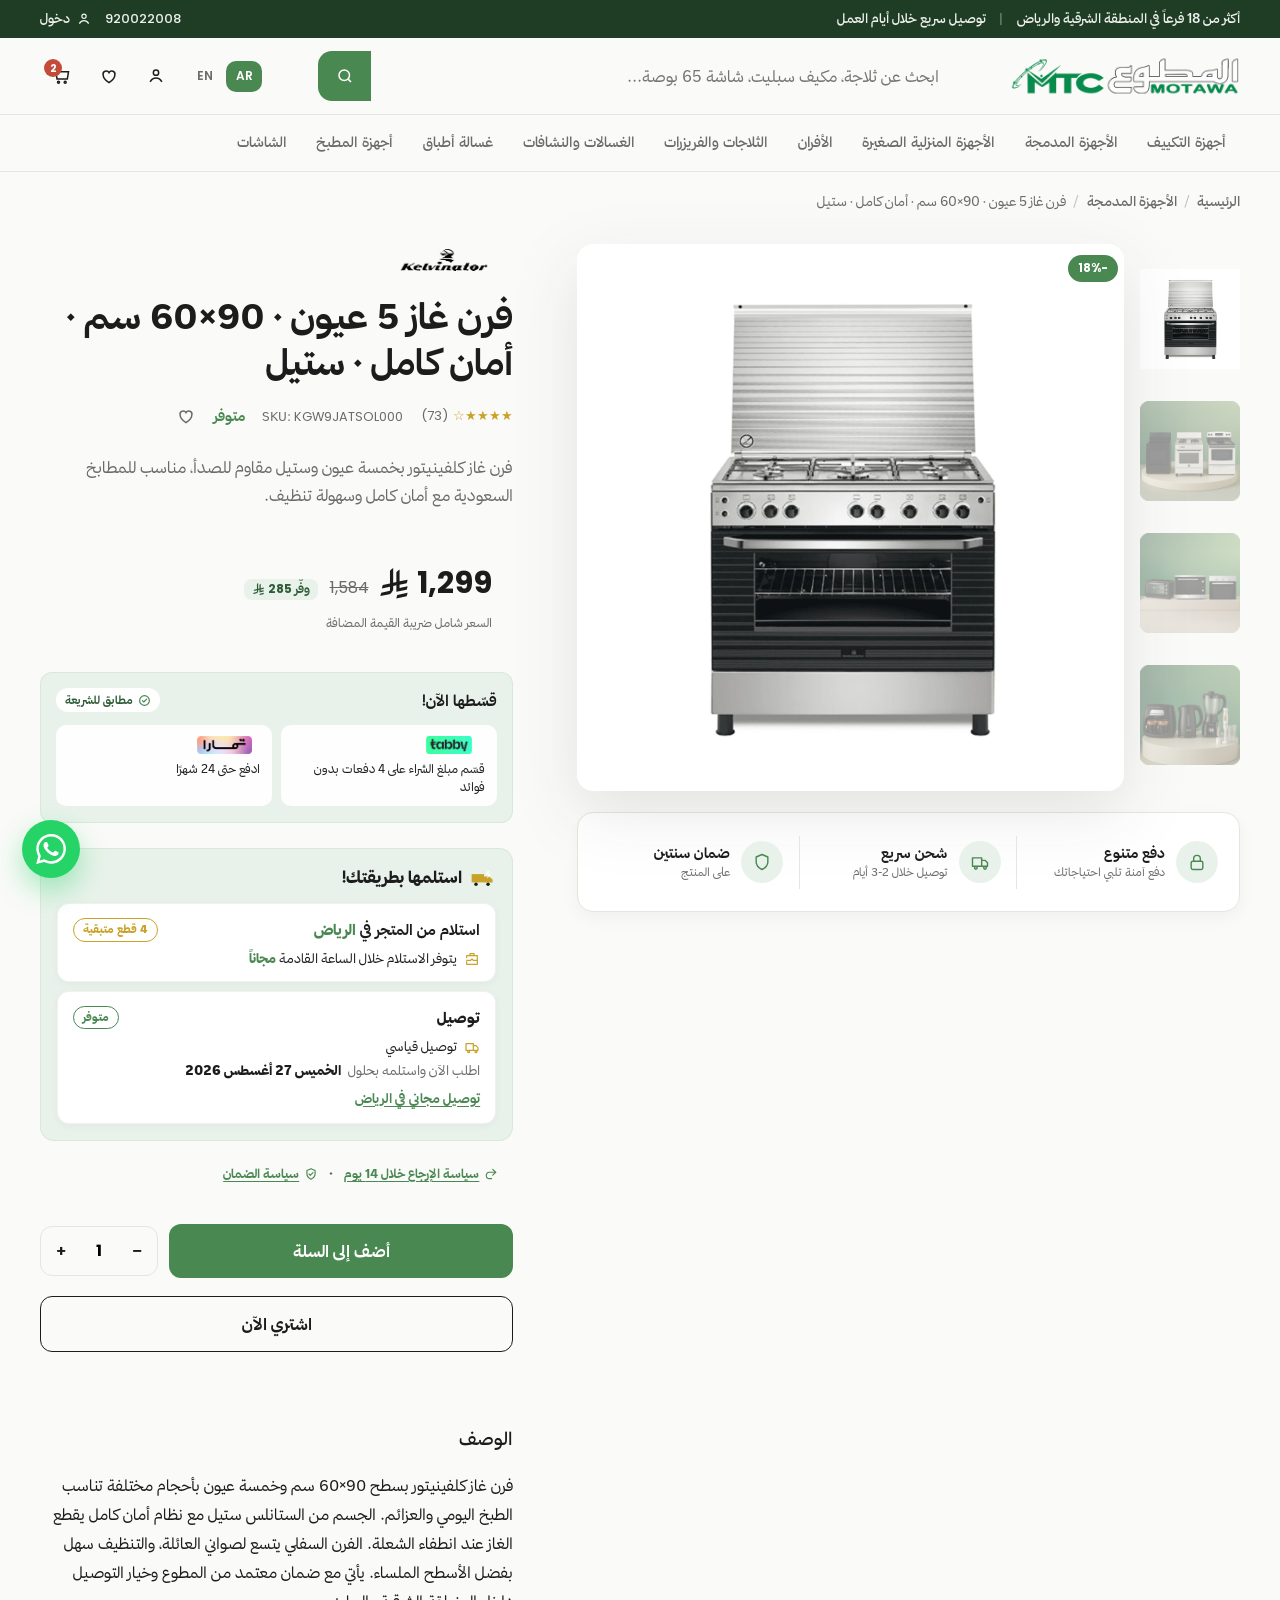
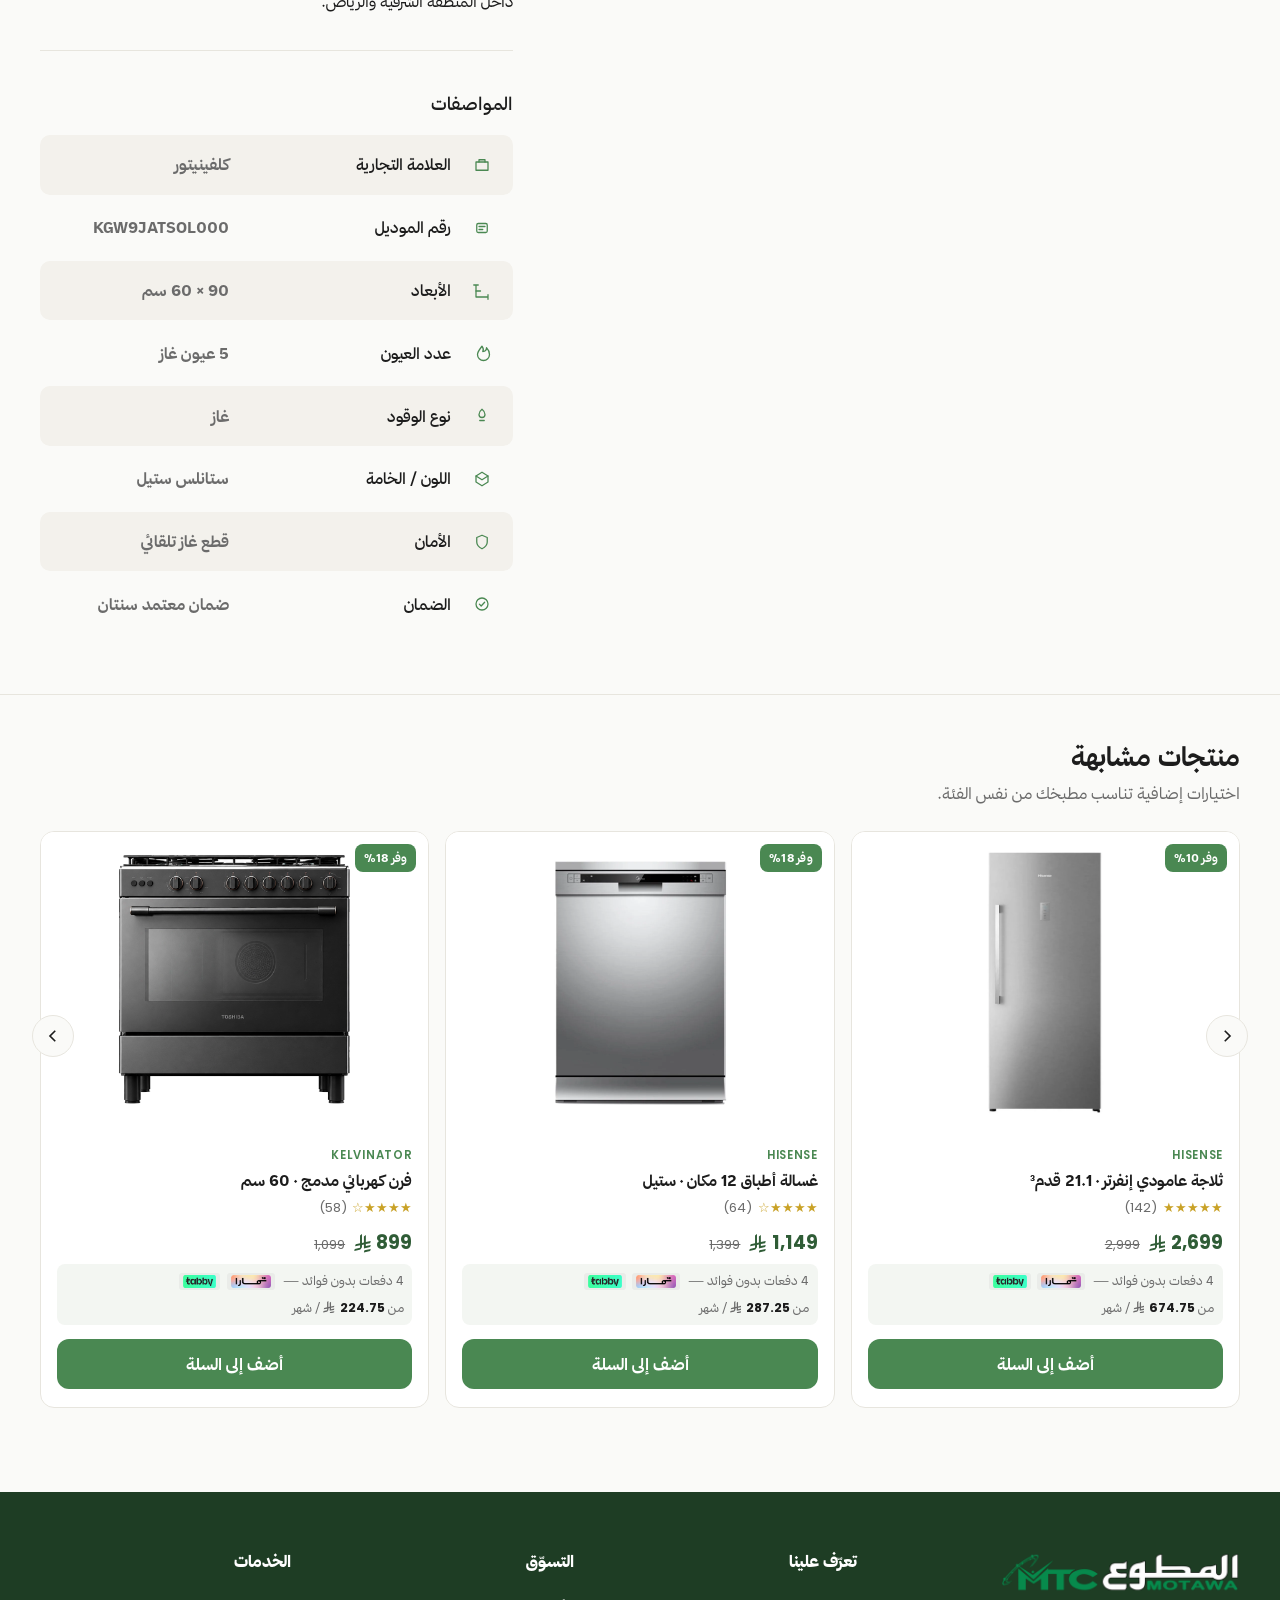
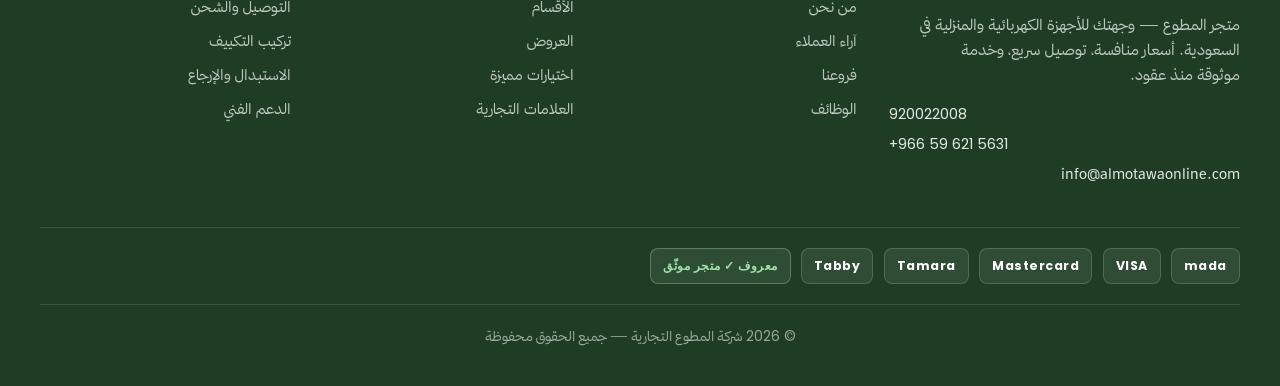
<file: product.html>
<!DOCTYPE html>
<html lang="ar" dir="rtl">
<head>
  <meta charset="UTF-8" />
  <meta name="viewport" content="width=device-width, initial-scale=1.0" />
  <title>فرن غاز 5 عيون · 90×60 سم | متجر المطوع</title>
  <meta name="description" content="فرن غاز كلفينيتور 5 عيون 90×60 سم — أجهزة مدمجة من متجر المطوع مع توصيل سريع وضمان معتمد." />
  <link rel="preconnect" href="https://fonts.googleapis.com" />
  <link rel="preconnect" href="https://fonts.gstatic.com" crossorigin />
  <link href="https://fonts.googleapis.com/css2?family=Poppins:wght@400;500;600;700&family=Tajawal:wght@400;500;700;800&display=swap" rel="stylesheet" />
  <style>
    @font-face {
      font-family: "Thmanyah Sans";
      src: url("./fonts/thmanyahsans-Light.woff2") format("woff2");
      font-weight: 300;
      font-style: normal;
      font-display: swap;
    }
    @font-face {
      font-family: "Thmanyah Sans";
      src: url("./fonts/thmanyahsans-Regular.woff2") format("woff2");
      font-weight: 400;
      font-style: normal;
      font-display: swap;
    }
    @font-face {
      font-family: "Thmanyah Sans";
      src: url("./fonts/thmanyahsans-Medium.woff2") format("woff2");
      font-weight: 500;
      font-style: normal;
      font-display: swap;
    }
    @font-face {
      font-family: "Thmanyah Sans";
      src: url("./fonts/thmanyahsans-Bold.woff2") format("woff2");
      font-weight: 700;
      font-style: normal;
      font-display: swap;
    }
    @font-face {
      font-family: "Thmanyah Sans";
      src: url("./fonts/thmanyahsans-Black.woff2") format("woff2");
      font-weight: 900;
      font-style: normal;
      font-display: swap;
    }
    :root {
      --brand: rgb(74, 136, 82);
      --brand-hex: #4a8852;
      --brand-dark: #2f5c36;
      --brand-deeper: #1e3d24;
      --brand-soft: #e8f2ea;
      --ink: #1C1C1C;
      --muted: #6B6B6B;
      --line: #E7E5DE;
      --cream: #FAFAF8;
      --cream-deep: #FAFAF8;
      --card: #F3F1EC;
      --surface: #F3F1EC;
      --danger: #c44b3a;
      --gold: #c9a227;
      --shadow: 0 10px 30px rgba(28, 28, 28, 0.06);
      --shadow-lg: 0 22px 50px rgba(28, 28, 28, 0.12);
      --radius: 14px;
      --shell: 1200px;
      --font-ar: "Thmanyah Sans", sans-serif;
      --font-en: "Poppins", sans-serif;
      --ease: 240ms ease;
      --pdp-sticky-top: 8rem;
    }
    *, *::before, *::after { box-sizing: border-box; }
    html { scroll-behavior: smooth; }
    body {
      margin: 0;
      font-family: var(--font-ar);
      color: var(--ink);
      background: var(--cream);
      line-height: 1.65;
      -webkit-font-smoothing: antialiased;
      overflow-x: hidden;
    }
    body.lang-en { font-family: var(--font-en); }
    img { display: block; max-width: 100%; height: auto; }
    a { color: inherit; text-decoration: none; }
    button, input { font: inherit; }
    button { cursor: pointer; border: 0; background: none; }
    ul { margin: 0; padding: 0; list-style: none; }
    .shell { width: min(100% - 2rem, var(--shell)); margin-inline: auto; }
    .sr-only {
      position: absolute; width: 1px; height: 1px; padding: 0; margin: -1px;
      overflow: hidden; clip: rect(0,0,0,0); border: 0;
    }
    .skip {
      position: absolute; inset-inline-start: 1rem; top: -4rem; z-index: 9999;
      background: var(--brand); color: #fff; padding: 0.6rem 1rem; border-radius: 8px; font-weight: 700;
    }
    .skip:focus { top: 0.75rem; }
    .num, .en-font { font-family: var(--font-en); }

    .utility {
      background: var(--brand-deeper);
      color: rgba(255,255,255,0.92);
      font-size: 0.82rem;
      font-weight: 500;
    }
    .utility-inner {
      display: flex;
      align-items: center;
      justify-content: space-between;
      gap: 1rem;
      min-height: 38px;
      flex-wrap: wrap;
      padding-block: 0.35rem;
    }
    .utility-left, .utility-right {
      display: flex;
      align-items: center;
      gap: 0.85rem;
      flex-wrap: wrap;
    }
    .utility-sep { opacity: 0.35; }
    .utility a:hover { color: #fff; }
    .lang-toggle {
      display: inline-flex;
      align-items: center;
      gap: 0.2rem;
      background: rgba(255,255,255,0.1);
      border-radius: 12px;
      padding: 0.15rem;
    }
    .lang-toggle button {
      color: rgba(255,255,255,0.75);
      padding: 0.2rem 0.55rem;
      border-radius: 10px;
      font-family: var(--font-en);
      font-size: 0.75rem;
      font-weight: 600;
      transition: background var(--ease), color var(--ease);
    }
    .lang-toggle button.is-active { background: var(--brand); color: #fff; }
    .header-tools .lang-toggle {
      background: var(--cream);
      margin-inline-end: 0.15rem;
    }
    .header-tools .lang-toggle button {
      color: var(--muted);
      padding: 0.35rem 0.6rem;
    }
    .header-tools .lang-toggle button.is-active { background: var(--brand); color: #fff; }
    .icon-link {
      display: inline-flex;
      align-items: center;
      gap: 0.35rem;
      color: inherit;
    }

    .site-header {
      position: sticky;
      top: 0;
      z-index: 100;
      background: rgba(250, 250, 248, 0.94);
      backdrop-filter: blur(12px);
      border-bottom: 1px solid var(--line);
    }
    .header-main {
      display: grid;
      grid-template-columns: auto 1fr auto;
      gap: 1rem;
      align-items: center;
      padding-block: 0.75rem;
    }
    .logo img { height: 46px; width: auto; border-radius: 6px; }
    .search {
      display: flex;
      align-items: stretch;
      max-width: 640px;
      width: 100%;
      margin-inline: auto;
      background: var(--cream);
      border: 1px solid transparent;
      border-radius: 15px;
      overflow: hidden;
      transition: border-color var(--ease), box-shadow var(--ease);
    }
    .search:focus-within {
      border-color: var(--brand);
      box-shadow: 0 0 0 3px rgba(74,136,82,0.15);
      background: #FFFEFB;
    }
    .search input {
      flex: 1;
      border: 0;
      outline: 0;
      background: transparent;
      padding: 0.75rem 1.1rem;
      min-width: 0;
    }
    .search button {
      background: var(--brand);
      color: #fff;
      padding-inline: 1.1rem;
      display: grid;
      place-items: center;
    }
    .search button:hover { background: var(--brand-dark); }
    .header-tools { display: flex; align-items: center; gap: 0.35rem; }
    .tool-btn {
      position: relative;
      width: 42px;
      height: 42px;
      display: grid;
      place-items: center;
      border-radius: 50%;
      color: var(--ink);
      transition: background var(--ease), color var(--ease);
    }
    .tool-btn:hover { background: var(--brand-soft); color: var(--brand-dark); }
    .cart-badge {
      position: absolute;
      top: 4px;
      inset-inline-end: 4px;
      min-width: 18px;
      height: 18px;
      padding-inline: 4px;
      border-radius: 999px;
      background: var(--danger);
      color: #fff;
      font-size: 0.65rem;
      font-weight: 700;
      font-family: var(--font-en);
      display: grid;
      place-items: center;
    }
    .search-mobile { display: none; }
    .cat-nav {
      border-top: 1px solid var(--line);
      overflow-x: auto;
      scrollbar-width: none;
    }
    .cat-nav::-webkit-scrollbar { display: none; }
    .cat-nav-track {
      display: flex;
      gap: 0.15rem;
      padding-block: 0.55rem;
      min-width: max-content;
    }
    .cat-nav a {
      padding: 0.45rem 0.85rem;
      border-radius: 999px;
      font-size: 0.88rem;
      font-weight: 500;
      white-space: nowrap;
      color: var(--muted);
      transition: background var(--ease), color var(--ease);
    }
    .cat-nav a:hover { background: var(--brand-soft); color: var(--brand-dark); }

    .section { padding: 3.25rem 0; }
    .section-head {
      display: flex;
      align-items: end;
      justify-content: space-between;
      gap: 1rem;
      margin-bottom: 1.5rem;
      flex-wrap: wrap;
    }
    .section-head h2 {
      margin: 0;
      font-family: var(--font-ar);
      font-size: clamp(1.25rem, 2.2vw, 1.65rem);
      font-weight: 700;
      line-height: 1.35;
    }
    .section-head p {
      margin: 0.35rem 0 0;
      color: var(--muted);
      max-width: 36rem;
    }

    .carousel { position: relative; }
    .carousel-viewport {
      overflow: hidden;
      direction: ltr;
      unicode-bidi: isolate;
    }
    .carousel-track {
      display: flex;
      flex-direction: row;
      align-items: stretch;
      gap: 1rem;
      transition: transform 0.45s cubic-bezier(0.22, 1, 0.36, 1);
      will-change: transform;
      touch-action: pan-y;
      direction: ltr;
    }
    .carousel-btn {
      position: absolute;
      top: 32%;
      z-index: 2;
      width: 42px;
      height: 42px;
      border-radius: 50%;
      background: var(--cream);
      border: 1px solid var(--line);
      box-shadow: none;
      display: grid;
      place-items: center;
      color: var(--ink);
      transition: background var(--ease), color var(--ease), border-color var(--ease);
    }
    .carousel-btn:hover { background: var(--brand); color: #fff; border-color: var(--brand); }
    .carousel-btn.prev { left: -8px; right: auto; }
    .carousel-btn.next { right: -8px; left: auto; }
    .carousel-btn svg { width: 18px; height: 18px; }
    .carousel-btn.prev svg { transform: none; }
    .carousel-btn.next svg { transform: scaleX(-1); }

    .carousel.is-static .carousel-btn { display: none; }
    .carousel.is-static .carousel-track {
      transform: none !important;
      display: grid;
      grid-template-columns: repeat(3, minmax(0, 1fr));
      align-items: stretch;
      gap: 2rem;
    }
    .carousel.is-static .product-card {
      flex: none;
      min-width: 0;
      width: auto;
      height: 100%;
    }
    .product-card {
      position: relative;
      flex: 0 0 calc((100% - 2rem) / 3);
      min-width: 220px;
      height: 100%;
      align-self: stretch;
      background: #ffffff;
      border: 1px solid var(--line);
      border-radius: var(--radius);
      overflow: hidden;
      display: flex;
      flex-direction: column;
      transition: transform var(--ease), box-shadow var(--ease);
      unicode-bidi: isolate;
      text-align: start;
    }
    html[dir="rtl"] .product-card,
    body.lang-ar .product-card { direction: rtl; }
    html[dir="ltr"] .product-card,
    body.lang-en .product-card { direction: ltr; }
    .product-card:hover {
      transform: translateY(-4px);
      box-shadow: var(--shadow);
    }
    .product-card-hit {
      position: absolute;
      inset: 0;
      z-index: 2;
    }
    .product-card .btn {
      position: relative;
      z-index: 3;
    }
    .product-media {
      position: relative;
      background: #ffffff;
      padding: 0;
      min-height: 260px;
      display: grid;
      place-items: center;
      overflow: hidden;
    }
    .product-media img {
      max-height: 300px;
      width: auto;
      object-fit: contain;
      transition: transform 0.4s ease;
    }
    .product-card:hover .product-media img { transform: scale(1.04); }
    .badge {
      position: absolute;
      top: 0.75rem;
      inset-inline-start: 0.75rem;
      z-index: 5;
      background: var(--brand);
      color: #fff;
      font-size: 0.72rem;
      font-weight: 700;
      padding: 0.28rem 0.55rem;
      border-radius: 8px;
      letter-spacing: 0.02em;
      pointer-events: none;
    }
    .product-body {
      padding: 0.85rem 1rem 1.1rem;
      display: flex;
      flex-direction: column;
      align-items: stretch;
      gap: 0.35rem;
      flex: 1;
      min-height: 0;
      text-align: start;
    }
    .product-brand {
      margin: 0;
      font-family: var(--font-en);
      font-size: 0.72rem;
      font-weight: 600;
      letter-spacing: 0.06em;
      text-transform: uppercase;
      color: var(--brand-hex);
      text-align: start;
    }
    .product-title {
      margin: 0;
      font-size: 0.95rem;
      font-weight: 700;
      line-height: 1.4;
      text-align: start;
    }
    .rating {
      display: flex;
      flex-direction: row;
      align-items: center;
      justify-content: flex-start;
      gap: 0.35rem;
      font-size: 0.82rem;
      color: var(--gold);
    }
    .rating .count { color: var(--muted); font-family: var(--font-en); }
    .price-block {
      margin-top: 0.25rem;
      display: flex;
      flex-direction: row;
      flex-wrap: wrap;
      align-items: baseline;
      justify-content: flex-start;
      gap: 0.55rem;
    }
    .riyal-symbol {
      display: inline-flex;
      align-items: center;
      justify-content: center;
      width: 0.92em;
      height: 1em;
      margin-inline: 0.15em 0;
      flex-shrink: 0;
      vertical-align: -0.12em;
    }
    .riyal-symbol svg {
      width: 100%;
      height: 100%;
      display: block;
      fill: currentColor;
    }
    .price-now {
      display: inline-flex;
      align-items: center;
      gap: 0.15em;
      font-family: var(--font-en);
      font-size: 1.15rem;
      font-weight: 700;
      color: var(--brand-dark);
    }
    .price-was {
      display: inline-flex;
      flex-direction: row;
      align-items: center;
      gap: 0.45rem;
      margin-top: 0;
      font-size: 0.82rem;
    }
    .price-was s { color: var(--muted); font-family: var(--font-en); }
    .save { display: none !important; }
    .vat-note { font-size: 0.75rem; color: var(--muted); display: none; }
    .installments {
      display: flex;
      flex-direction: column;
      align-items: start;
      gap: 0.35rem;
      font-size: 0.78rem;
      color: var(--muted);
      background: #F3F6F2;
      border-radius: 8px;
      padding: 0.45rem 0.55rem;
      margin-top: auto;
      margin-bottom: 0.5rem;
      margin-inline: 0;
      text-align: start;
    }
    .installment-main {
      display: flex;
      flex-direction: row;
      align-items: center;
      justify-content: flex-start;
      gap: 0.5rem;
    }
    .installments strong {
      color: var(--ink);
      font-family: var(--font-en);
    }
    .pay-logos {
      display: inline-flex;
      flex-direction: row;
      align-items: center;
      gap: 0.4rem;
    }
    .pay-logo {
      height: 17px;
      width: auto;
      max-width: 64px;
      object-fit: contain;
      display: block;
      background: rgba(0, 0, 0, 0.04);
      border-radius: 3px;
      padding-block: 2px;
      padding-inline: 4px;
    }
    .btn {
      display: inline-flex;
      flex-direction: row;
      align-items: center;
      justify-content: center;
      gap: 0.4rem;
      padding: 0.85rem 1.35rem;
      border-radius: 999px;
      font-weight: 700;
      transition: transform var(--ease), background var(--ease), box-shadow var(--ease), color var(--ease);
    }
    .btn:hover { transform: translateY(-1px); }
    .btn:disabled { opacity: 0.55; cursor: not-allowed; }
    .btn-brand {
      background: var(--brand);
      color: #fff;
      width: 100%;
      border-radius: 12px;
      padding: 0.75rem 1rem;
      text-align: center;
    }
    .product-card .btn-brand {
      margin-top: 0;
      flex-shrink: 0;
    }
    .btn-brand:hover { background: var(--brand-dark); }

    .site-footer {
      background: var(--brand-deeper);
      color: rgba(255,255,255,0.88);
      padding: 3.5rem 0 1.5rem;
      margin-top: 2rem;
    }
    .footer-grid {
      display: grid;
      grid-template-columns: 1.4fr repeat(3, 1fr);
      gap: 2rem;
      margin-bottom: 2.5rem;
    }
    .footer-brand .logo img { height: 48px; margin-bottom: 1rem; border-radius: 6px; }
    .footer-brand p {
      margin: 0 0 1rem;
      color: rgba(255,255,255,0.7);
      max-width: 32ch;
      font-size: 0.95rem;
    }
    .footer-contact { display: grid; gap: 0.4rem; font-size: 0.9rem; }
    .footer-contact a:hover { color: #fff; }
    .footer-col h4 { margin: 0 0 1rem; font-size: 1rem; font-weight: 800; color: #fff; }
    .footer-col a {
      display: block;
      padding-block: 0.3rem;
      color: rgba(255,255,255,0.7);
      font-size: 0.92rem;
    }
    .footer-col a:hover { color: #fff; }
    .trust-row {
      display: flex;
      flex-wrap: wrap;
      gap: 0.65rem;
      align-items: center;
      padding: 1.25rem 0;
      border-top: 1px solid rgba(255,255,255,0.12);
      border-bottom: 1px solid rgba(255,255,255,0.12);
      margin-bottom: 1.25rem;
    }
    .pay-badge {
      display: inline-flex;
      align-items: center;
      justify-content: center;
      min-height: 36px;
      padding: 0.35rem 0.75rem;
      border-radius: 8px;
      background: rgba(255,255,255,0.08);
      border: 1px solid rgba(255,255,255,0.16);
      font-family: var(--font-en);
      font-size: 0.78rem;
      font-weight: 700;
      letter-spacing: 0.04em;
      color: #fff;
    }
    .pay-badge.maroof { color: #9fe0a8; border-color: rgba(159,224,168,0.35); }
    .copyright { text-align: center; font-size: 0.85rem; color: rgba(255,255,255,0.55); }
    .wa-float {
      position: fixed;
      bottom: 1.35rem;
      inset-inline-end: 1.35rem;
      z-index: 90;
      width: 58px;
      height: 58px;
      border-radius: 50%;
      background: #25d366;
      color: #fff;
      display: grid;
      place-items: center;
      box-shadow: 0 12px 28px rgba(37,211,102,0.4);
    }
    .wa-float svg { width: 30px; height: 30px; }

    /* ===== Product page ===== */
    .pdp { padding: 1.15rem 0 3.25rem; }
    .breadcrumb {
      display: flex;
      flex-wrap: wrap;
      align-items: center;
      gap: 0.35rem 0.45rem;
      margin: 0 0 1.75rem;
      font-size: 0.84rem;
      color: var(--muted);
    }
    .breadcrumb a { color: var(--muted); font-weight: 500; }
    .breadcrumb a:hover { color: var(--brand); }
    .breadcrumb-sep { opacity: 0.4; }
    .pdp-layout {
      display: grid;
      grid-template-columns: minmax(0, 1.4fr) minmax(0, 1fr);
      gap: 3.5rem 4rem;
      align-items: start;
    }
    .pdp-gallery {
      display: flex;
      flex-direction: column;
      padding-block-start: 0.25rem;
    }
    @media (min-width: 901px) {
      .pdp-gallery {
        position: sticky;
        top: var(--pdp-sticky-top);
        align-self: start;
      }
    }
    .pdp-gallery-stage {
      display: flex;
      flex-direction: row-reverse;
      align-items: center;
      gap: 1rem;
      min-width: 0;
    }
    .pdp-main-img {
      background: transparent;
      border: 0;
      min-height: 0;
      flex: 1;
      min-width: 0;
      display: grid;
      place-items: center;
    }
    .pdp-main-shot {
      position: relative;
      display: inline-flex;
      max-width: 100%;
    }
    .pdp-main-img img {
      max-height: 7000px;
      width: auto;
      max-width: 100%;
      object-fit: contain;
      filter: drop-shadow(0 22px 32px rgba(28, 28, 28, 0.1));
      transition: opacity 180ms ease, transform 180ms ease;
      border-radius: 16px;
    }
    .pdp-main-img img.is-out {
      opacity: 0;
      transform: translateY(8px);
    }
    .pdp-sale-badge {
      position: absolute;
      top: 0.65rem;
      inset-inline-start: 0.35rem;
      z-index: 2;
      background: var(--brand);
      color: #fff;
      font-size: 0.72rem;
      font-weight: 700;
      font-family: var(--font-en);
      padding: 0.26rem 0.62rem;
      border-radius: 999px;
      letter-spacing: 0.02em;
      pointer-events: none;
    }
    .pdp-thumbs {
      display: flex;
      flex-direction: column;
      flex-wrap: nowrap;
      flex-shrink: 0;
      gap: 2rem;
      margin: 0;
      justify-content: center;
      align-items: center;
    }
    .pdp-thumb {
      width: 100px;
      height: 100px;
      border: 0;
      background: transparent;
      padding: 0 0 0.35rem;
      overflow: visible;
      display: grid;
      place-items: center;
      opacity: 0.4;
      cursor: pointer;
      box-shadow: inset 0 -2px 0 transparent;
    }
    .pdp-thumb img {
      max-height: 100px;
      width: auto;
      object-fit: contain;
    }
    .pdp-thumb.is-active,
    .pdp-thumb:hover { opacity: 1; }
    .pdp-thumb.is-active { box-shadow: inset 0 -2px 0 var(--brand); }
    .pdp-trust {
      display: flex;
      flex-direction: row;
      align-items: stretch;
      margin-top: 1.35rem;
      padding: 0.5rem 0.25rem;
      list-style: none;
      background: #fff;
      border: 1px solid var(--line);
      border-radius: 16px;
      box-shadow: 0 6px 18px rgba(28, 28, 28, 0.045);
      height: 100px;
    }
    .pdp-trust li {
      display: flex;
      flex-direction: row;
      align-items: center;
      gap: 0.7rem;
      flex: 1 1 0;
      min-width: 0;
      padding-block: 0.7rem;
      padding-inline: 1.05rem;
      position: relative;
    }
    .pdp-trust li + li::before {
      content: "";
      position: absolute;
      inset-inline-start: 0;
      top: 18%;
      bottom: 18%;
      width: 1px;
      background: var(--line);
    }
    .pdp-trust-icon {
      width: 42px;
      height: 42px;
      flex-shrink: 0;
      border-radius: 50%;
      background: var(--brand-soft);
      color: var(--brand);
      display: grid;
      place-items: center;
    }
    .pdp-trust-icon svg {
      width: 20px;
      height: 20px;
    }
    .pdp-trust-copy {
      display: flex;
      flex-direction: column;
      gap: 0.12rem;
      min-width: 0;
      text-align: start;
    }
    .pdp-trust-copy strong {
      font-size: 0.88rem;
      font-weight: 700;
      color: var(--ink);
      line-height: 1.3;
    }
    .pdp-trust-copy span {
      font-size: 0.72rem;
      font-weight: 400;
      color: var(--muted);
      line-height: 1.4;
    }
    .pdp-trust {
      animation: pdp-trust-card-in 0.5s ease backwards;
    }
    .pdp-trust li {
      animation: pdp-trust-item-in 0.45s ease backwards;
    }
    .pdp-trust li:nth-child(1) { animation-delay: 80ms; }
    .pdp-trust li:nth-child(2) { animation-delay: 180ms; }
    .pdp-trust li:nth-child(3) { animation-delay: 280ms; }
    @keyframes pdp-trust-card-in {
      from { opacity: 0; transform: translateY(8px); }
      to { opacity: 1; transform: translateY(0); }
    }
    @keyframes pdp-trust-item-in {
      from { opacity: 0; transform: translateY(6px); }
      to { opacity: 1; transform: translateY(0); }
    }
    @media (hover: hover) and (pointer: fine) {
      .pdp-trust-icon {
        transition: transform 200ms ease, background-color 200ms ease;
      }
      .pdp-trust-icon svg {
        transition: transform 200ms ease;
      }
      .pdp-trust li:hover .pdp-trust-icon {
        transform: scale(1.08);
        background-color: #d7eadb;
      }
      .pdp-trust li:hover .pdp-trust-icon svg {
        transform: scale(1.06);
      }
    }
    .pdp-details { min-width: 0; padding-bottom: 0.5rem; }
    .pdp-info {
      display: flex;
      flex-direction: column;
      gap: 0.4rem;
    }
    .pdp-brand {
      margin: 0 0 0.4rem;
      line-height: 0;
    }
    .pdp-brand-logo {
      display: block;
      max-height: 40px;
      width: auto;
      object-fit: contain;
    }
    .pdp-name {
      margin: 0 0 0.85rem;
      font-family: var(--font-ar);
      font-size: clamp(1.7rem, 2.8vw, 2.35rem);
      font-weight: 700;
      line-height: 1.28;
      color: var(--ink);
    }
    .pdp-meta {
      display: flex;
      flex-wrap: wrap;
      align-items: center;
      gap: 0.4rem 1.1rem;
      margin-bottom: 1.15rem;
    }
    .pdp-sku { font-size: 0.8rem; color: var(--muted); }
    .pdp-stock {
      font-size: 0.88rem;
      font-weight: 600;
    }
    .pdp-stock.in { color: var(--brand); }
    .pdp-stock.out { color: var(--danger); }
    .pdp-short {
      margin: 0 0 1.4rem;
      color: var(--muted);
      line-height: 1.75;
      max-width: 42ch;
    }
    .pdp-price-card {
      border: 0;
      border-radius: 14px;
      padding: 1.3rem 1.35rem 1.05rem;
      margin: 0 0 1rem;
    }
    .pdp-price-card .price-block {
      margin: 0 0 0.3rem;
      align-items: baseline;
      gap: 0.55rem 0.7rem;
    }
    .pdp-price-card .price-now {
      font-size: 1.9rem;
      font-weight: 700;
      color: var(--ink);
    }
    .pdp-price-card .price-was s {
      color: var(--muted);
      font-size: 1rem;
    }
    .pdp-save-badge {
      display: inline-flex;
      align-items: center;
      gap: 0.2em;
      background: var(--brand-soft);
      color: var(--brand-dark);
      border-radius: 8px;
      padding: 0.22rem 0.55rem;
      font-size: 0.75rem;
      font-weight: 700;
      line-height: 1.2;
    }
    .pdp-vat {
      margin: 0;
      font-size: 0.76rem;
      color: var(--muted);
    }
    .pdp-bnpl {
      background: var(--brand-soft);
      border: 1px solid rgba(92, 163, 102, 0.12);
      border-radius: 12px;
      padding: 0.9rem 0.95rem 1rem;
      margin: 0 0 1.15rem;
    }
    .pdp-bnpl-head {
      display: flex;
      flex-wrap: wrap;
      align-items: center;
      justify-content: space-between;
      gap: 0.45rem 0.75rem;
      margin-bottom: 0.75rem;
    }
    .pdp-bnpl-head strong {
      font-size: 0.95rem;
      font-weight: 700;
      color: var(--ink);
    }
    .pdp-sharia {
      display: inline-flex;
      align-items: center;
      gap: 0.3rem;
      background: #fff;
      color: var(--brand-dark);
      border-radius: 999px;
      padding: 0.18rem 0.55rem;
      font-size: 0.7rem;
      font-weight: 700;
    }
    .pdp-sharia svg {
      width: 13px;
      height: 13px;
      color: var(--brand);
      flex-shrink: 0;
    }
    .pdp-bnpl-grid {
      display: grid;
      grid-template-columns: 1fr 1fr;
      gap: 0.55rem;
    }
    .pdp-bnpl-card {
      background: #ffffffe8;
      border-radius: 10px;
      padding: 0.7rem 0.75rem;
      display: flex;
      flex-direction: column;
      gap: 0.4rem;
      min-width: 0;
    }
    .pdp-bnpl-card img {
      height: 18px;
      width: auto;
      max-width: 72px;
      object-fit: contain;
    }
    .pdp-bnpl-card p {
      margin: 0;
      font-size: 0.75rem;
      line-height: 1.45;
      color: var(--ink);
    }
    .pdp-fulfill {
      display: flex;
      flex-direction: column;
      gap: 0.55rem;
      margin: 0 0 1.15rem;
    }
    .pdp-fulfill-box {
      background: var(--brand-soft);
      border: 1px solid rgba(92, 163, 102, 0.12);
      border-radius: 14px;
      padding: 0.95rem 1rem 1rem;
    }
    .pdp-fulfill-title {
      display: flex;
      align-items: center;
      gap: 0.5rem;
      margin: 0 0 0.75rem;
    }
    .pdp-fulfill-title svg {
      width: 26px;
      height: 20px;
      color: var(--gold);
      flex-shrink: 0;
    }
    .pdp-fulfill-title h3 {
      margin: 0;
      font-size: 1.02rem;
      font-weight: 800;
      color: var(--ink);
    }
    .pdp-fulfill-card {
      background: #fff;
      border: 1px solid rgba(28, 28, 28, 0.06);
      border-radius: 12px;
      box-shadow: 0 2px 8px rgba(28, 28, 28, 0.04);
      padding: 0.85rem 0.95rem 0.8rem;
    }
    .pdp-fulfill-card + .pdp-fulfill-card { margin-top: 0.55rem; }
    .pdp-fulfill-head {
      display: flex;
      flex-wrap: wrap;
      align-items: center;
      gap: 0.4rem 0.65rem;
      margin-bottom: 0.45rem;
    }
    .pdp-fulfill-lead {
      margin: 0;
      flex: 1;
      min-width: 0;
      display: flex;
      flex-wrap: wrap;
      align-items: baseline;
      gap: 0.28em;
      font-size: 0.92rem;
      font-weight: 600;
      color: var(--ink);
      line-height: 1.45;
    }
    .pdp-fulfill-lead.is-title { font-weight: 800; }
    .pdp-fulfill-place {
      color: var(--brand);
      font-weight: 800;
    }
    .pdp-fulfill-place:hover { color: var(--brand-dark); }
    .pdp-avail {
      display: inline-flex;
      align-items: center;
      margin-inline-start: auto;
      background: transparent;
      color: var(--brand);
      border: 1px solid var(--brand);
      border-radius: 999px;
      padding: 0.12rem 0.55rem;
      font-size: 0.68rem;
      font-weight: 800;
      letter-spacing: 0.02em;
      flex-shrink: 0;
      white-space: nowrap;
      text-transform: uppercase;
    }
    .pdp-avail-left {
      color: var(--gold);
      border-color: var(--gold);
    }
    body.lang-ar .pdp-avail { text-transform: none; letter-spacing: 0; }
    .pdp-fulfill-meta,
    .pdp-fulfill-eta {
      display: flex;
      align-items: flex-start;
      gap: 0.45rem;
      margin: 0.28rem 0 0;
      font-size: 0.82rem;
      color: var(--ink);
      line-height: 1.5;
    }
    .pdp-fulfill-meta svg {
      width: 16px;
      height: 16px;
      color: var(--gold);
      flex-shrink: 0;
      margin-top: 0.12rem;
    }
    .pdp-fulfill-free {
      color: var(--brand);
      font-weight: 800;
    }
    .pdp-fulfill-free::before { content: " "; }
    .pdp-fulfill-eta { color: var(--muted); }
    .pdp-fulfill-eta strong { color: var(--ink); font-weight: 800; }
    .pdp-fulfill-city {
      display: inline-block;
      margin-top: 0.45rem;
      color: var(--brand);
      font-size: 0.82rem;
      font-weight: 700;
      text-decoration: underline;
      text-underline-offset: 3px;
    }
    .pdp-fulfill-city:hover { color: var(--brand-dark); }
    .pdp-fulfill-links {
      display: flex;
      flex-wrap: wrap;
      align-items: center;
      gap: 0.4rem 0.7rem;
      margin: 0;
      padding: 0.55rem 0.95rem;
     
      border-radius: 12px;
      font-size: 0.78rem;
    }
    .pdp-fulfill-links a {
      display: inline-flex;
      align-items: center;
      gap: 0.3rem;
      color: var(--brand);
      font-weight: 700;
      text-decoration: underline;
      text-underline-offset: 3px;
    }
    .pdp-fulfill-links a:hover { color: var(--brand-dark); }
    .pdp-fulfill-links svg {
      width: 14px;
      height: 14px;
      flex-shrink: 0;
    }
    html[dir="rtl"] .pdp-fulfill-return { transform: scaleX(-1); }
    .pdp-fulfill-dot {
      color: var(--brand-dark);
      opacity: 0.85;
      font-size: 1.2rem;
    }
    .pdp-buy-row {
      display: flex;
      align-items: center;
      gap: 0.7rem;
      margin-bottom: 0.7rem;
    }
    .pdp-buy-row .btn-brand {
      flex: 1;
      width: auto;
      border-radius: 12px;
      padding: 0.88rem 1.2rem;
      margin-top: 0;
    }
    .pdp-qty {
      display: inline-flex;
      align-items: center;
      flex-shrink: 0;
      border: 1px solid var(--line);
      border-radius: 12px;
      overflow: hidden;
      background: transparent;
      height: 50px;
    }
    .pdp-qty button {
      width: 40px;
      height: 50px;
      color: var(--ink);
      font-size: 1.1rem;
      font-weight: 600;
    }
    .pdp-qty button:hover { background: var(--surface); }
    .pdp-qty input {
      width: 36px;
      height: 50px;
      border: 0;
      text-align: center;
      font-family: var(--font-en);
      font-weight: 700;
      background: transparent;
      appearance: textfield;
      -moz-appearance: textfield;
    }
    .pdp-qty input::-webkit-outer-spin-button,
    .pdp-qty input::-webkit-inner-spin-button {
      -webkit-appearance: none;
      margin: 0;
    }
    .pdp-buy-now {
      width: 100%;
      border-radius: 12px;
      background: transparent;
      color: var(--ink);
      border: 1px solid var(--ink);
      padding: 0.88rem 1.2rem;
    }
    .pdp-buy-now:hover {
      background: var(--surface);
      color: var(--ink);
    }
    .pdp-wish {
      width: auto;
      height: auto;
      padding: 0;
      border: 0;
      background: none;
      color: var(--muted);
      display: inline-flex;
      align-items: center;
    }
    .pdp-wish svg { width: 20px; height: 20px; }
    .pdp-wish:hover,
    .pdp-wish.is-on {
      border: 0;
      background: none;
      color: var(--danger);
    }

    .pdp-block {
      padding-top: 2.35rem;
      margin-top: 2.15rem;
    }
    .pdp-block + .pdp-block {
      border-top: 1px solid var(--line);
    }
    .pdp-block-title {
      margin: 0 0 1.05rem;
      font-family: var(--font-ar);
      font-size: 1.12rem;
      font-weight: 500;
      color: var(--ink);
    }
    .pdp-block p {
      margin: 0;
      color: var(--ink);
      line-height: 1.85;
      font-size: 0.98rem;
    }
    .pdp-spec-list { display: grid; gap: 0.2rem; }
    .pdp-spec-row {
      display: grid;
      grid-template-columns: auto 1.2fr 1fr;
      gap: 0.85rem;
      align-items: center;
      padding: 0.8rem 0.9rem;
      border-radius: 10px;
    }
    .pdp-spec-row:nth-child(odd) { background: var(--surface); }
    .pdp-spec-icon {
      width: 34px;
      height: 34px;
      display: grid;
      place-items: center;
      color: var(--brand);
      flex-shrink: 0;
    }
    .pdp-spec-icon svg { width: 18px; height: 18px; }
    .pdp-spec-key {
      margin: 0;
      color: var(--ink);
      font-size: 0.86rem;
      font-weight: 500;
    }
    .pdp-spec-val {
      margin: 0;
      font-weight: 600;
      font-size: 0.92rem;
      text-align: right;
      color: var(--muted) !important;
    }

    #related {
      background: transparent;
      padding-top: 2.75rem;
      border-top: 1px solid var(--line);
    }

    @media (max-width: 1100px) {
      .product-card { flex-basis: calc((100% - 2rem) / 3); }
      .footer-grid { grid-template-columns: 1fr 1fr; }
    }
    @media (max-width: 900px) {
      .pdp-layout {
        grid-template-columns: 1fr;
        gap: 1.75rem;
      }
      .pdp-gallery {
        position: static;
        padding: 0;
      }
      .pdp-gallery-stage {
        flex-direction: column;
        gap: 1rem;
      }
      .pdp-thumbs {
        flex-direction: row;
        flex-wrap: wrap;
        margin-top: 0;
      }
      .pdp-trust {
        flex-direction: column;
        margin-top: 1.1rem;
        padding: 0.35rem 0.65rem;
      }
      .pdp-trust li + li::before {
        inset-inline-start: 8%;
        inset-inline-end: 8%;
        top: 0;
        bottom: auto;
        width: auto;
        height: 1px;
      }
      .pdp-bnpl-grid { grid-template-columns: 1fr; }
      .pdp-main-img img { max-height: 360px; }
      .pdp-buy-row { flex-wrap: nowrap; width: 100%; }
      .pdp-buy-row .btn-brand { min-width: 0; font-size: 0.95rem; }
      .pdp-buy-now { width: 100%; }
      .product-card { flex-basis: calc((100% - 1.5rem) / 2); }
      .carousel.is-static .carousel-track {
        grid-template-columns: repeat(2, minmax(0, 1fr));
        gap: 1.5rem;
      }
    }
    @media (max-width: 720px) {
      .header-main { grid-template-columns: auto 1fr auto; }
      .search { display: none; }
      .search-mobile {
        display: flex;
        grid-column: 1 / -1;
        order: 3;
      }
      .utility-inner { justify-content: center; text-align: center; }
      .utility-left { display: none; }
      .carousel-btn { display: none; }
      .footer-grid { grid-template-columns: 1fr; gap: 1.5rem; }
      .pdp-name { font-size: 1.55rem; }
      .pdp-block { padding-top: 1.75rem; margin-top: 1.6rem; }
    }
    @media (min-width: 721px) {
      .search-mobile { display: none !important; }
    }
    @media (prefers-reduced-motion: reduce) {
      html { scroll-behavior: auto; }
      .pdp-main-img img,
      .product-card,
      .product-media img,
      .carousel-track,
      .btn,
      .carousel-btn,
      .pdp-thumb,
      .pdp-trust,
      .pdp-trust li,
      .pdp-trust-icon,
      .pdp-trust-icon svg {
        transition: none !important;
        animation: none !important;
      }
      .pdp-main-img img.is-out {
        opacity: 1;
        transform: none;
      }
      .product-card:hover {
        transform: none;
        box-shadow: none;
      }
      .product-card:hover .product-media img { transform: none; }
    }
  </style>
</head>
<body class="lang-ar">
  <a class="skip" href="#main" data-ar="تخطي إلى المحتوى" data-en="Skip to content">تخطي إلى المحتوى</a>

  <div class="utility">
    <div class="shell utility-inner">
      <div class="utility-left">
        <span data-ar="أكثر من 18 فرعاً في المنطقة الشرقية والرياض" data-en="18+ showrooms across Eastern Province & Riyadh">أكثر من 18 فرعاً في المنطقة الشرقية والرياض</span>
        <span class="utility-sep" aria-hidden="true">|</span>
        <span data-ar="توصيل سريع خلال أيام العمل" data-en="Fast delivery on business days">توصيل سريع خلال أيام العمل</span>
      </div>
      <div class="utility-right">
        <a class="icon-link num" href="tel:920022008" dir="ltr">920022008</a>
        <a class="icon-link" href="home.html#account" aria-label="Login">
          <svg viewBox="0 0 24 24" width="16" height="16" fill="none" stroke="currentColor" stroke-width="1.8" aria-hidden="true"><circle cx="12" cy="8" r="3.2"/><path d="M5 19c1.7-3 4-4.5 7-4.5s5.3 1.5 7 4.5"/></svg>
          <span data-ar="دخول" data-en="Login">دخول</span>
        </a>
      </div>
    </div>
  </div>

  <header class="site-header">
    <div class="shell header-main">
      <a class="logo" href="home.html" aria-label="Al-Motawa">
        <img src="images/Logo.webp" alt="Al-Motawa logo / شعار المطوع" width="180" height="46" />
      </a>
      <form class="search" role="search" action="#" onsubmit="return false;">
        <label class="sr-only" for="q" data-ar="بحث" data-en="Search">بحث</label>
        <input id="q" type="search" name="q"
          data-ar-placeholder="ابحث عن ثلاجة، مكيف سبليت، شاشة 65 بوصة..."
          data-en-placeholder="Search for a fridge, split AC, 65-inch TV..."
          placeholder="ابحث عن ثلاجة، مكيف سبليت، شاشة 65 بوصة..." />
        <button type="submit" aria-label="Search">
          <svg viewBox="0 0 24 24" width="18" height="18" fill="none" stroke="currentColor" stroke-width="2" aria-hidden="true"><circle cx="11" cy="11" r="7"/><path d="m20 20-3.5-3.5"/></svg>
        </button>
      </form>
      <div class="header-tools">
        <div class="lang-toggle" role="group" aria-label="Language">
          <button type="button" data-set-lang="ar" class="is-active" aria-pressed="true">AR</button>
          <button type="button" data-set-lang="en" aria-pressed="false">EN</button>
        </div>
        <a class="tool-btn" href="home.html#account" aria-label="Account">
          <svg viewBox="0 0 24 24" width="20" height="20" fill="none" stroke="currentColor" stroke-width="1.8" aria-hidden="true"><circle cx="12" cy="8" r="3.2"/><path d="M5 19c1.7-3 4-4.5 7-4.5s5.3 1.5 7 4.5"/></svg>
        </a>
        <a class="tool-btn" href="home.html#wishlist" aria-label="Wishlist">
          <svg viewBox="0 0 24 24" width="20" height="20" fill="none" stroke="currentColor" stroke-width="1.8" aria-hidden="true"><path d="M12 20s-7-4.4-7-9.2A3.8 3.8 0 0 1 12 8a3.8 3.8 0 0 1 7 2.8C19 15.6 12 20 12 20z"/></svg>
        </a>
        <a class="tool-btn" href="home.html#cart" aria-label="Cart">
          <svg viewBox="0 0 24 24" width="20" height="20" fill="none" stroke="currentColor" stroke-width="1.8" aria-hidden="true"><path d="M6 7h15l-1.4 8.5H7.2z"/><path d="M6 7 5 3H2"/><circle cx="9" cy="19.5" r="1.2"/><circle cx="17" cy="19.5" r="1.2"/></svg>
          <span class="cart-badge" data-cart-count>2</span>
        </a>
      </div>
      <form class="search search-mobile" role="search" action="#" onsubmit="return false;">
        <input type="search"
          data-ar-placeholder="ابحث عن ثلاجة، مكيف سبليت، شاشة 65 بوصة..."
          data-en-placeholder="Search for a fridge, split AC, 65-inch TV..."
          placeholder="ابحث عن ثلاجة، مكيف سبليت، شاشة 65 بوصة..." />
        <button type="submit" aria-label="Search">
          <svg viewBox="0 0 24 24" width="18" height="18" fill="none" stroke="currentColor" stroke-width="2" aria-hidden="true"><circle cx="11" cy="11" r="7"/><path d="m20 20-3.5-3.5"/></svg>
        </button>
      </form>
    </div>
    <nav class="cat-nav" aria-label="Categories">
      <div class="shell cat-nav-track">
        <a href="home.html#cat-ac" data-ar="أجهزة التكييف" data-en="Air Conditioning">أجهزة التكييف</a>
        <a href="home.html#cat-builtin" data-ar="الأجهزة المدمجة" data-en="Built-in Appliances">الأجهزة المدمجة</a>
        <a href="home.html#cat-small" data-ar="الأجهزة المنزلية الصغيرة" data-en="Small Home Appliances">الأجهزة المنزلية الصغيرة</a>
        <a href="home.html#cat-ovens" data-ar="الأفران" data-en="Ovens">الأفران</a>
        <a href="home.html#cat-fridge" data-ar="الثلاجات والفريزرات" data-en="Refrigerators & Freezers">الثلاجات والفريزرات</a>
        <a href="home.html#cat-wash" data-ar="الغسالات والنشافات" data-en="Washers & Dryers">الغسالات والنشافات</a>
        <a href="home.html#cat-dish" data-ar="غسالة أطباق" data-en="Dishwashers">غسالة أطباق</a>
        <a href="home.html#cat-kitchen" data-ar="أجهزة المطبخ" data-en="Kitchen Appliances">أجهزة المطبخ</a>
        <a href="home.html#cat-tv" data-ar="الشاشات" data-en="Screens & TVs">الشاشات</a>
      </div>
    </nav>
  </header>

  <main id="main">
    <div class="shell pdp">
      <nav class="breadcrumb" id="pdpBreadcrumb" aria-label="Breadcrumb"></nav>
      <div class="pdp-layout">
        <div class="pdp-gallery">
          <div class="pdp-gallery-stage">
            <div class="pdp-main-img">
              <div class="pdp-main-shot">
                <span class="pdp-sale-badge" id="pdpSaleBadge" hidden></span>
                <img id="pdpMainImg" src="" alt="" />
              </div>
            </div>
            <div class="pdp-thumbs" id="pdpThumbs"></div>
          </div>
          <ul class="pdp-trust">
            <li>
              <span class="pdp-trust-icon">
                <svg viewBox="0 0 24 24" fill="none" stroke="currentColor" stroke-width="1.7" stroke-linecap="round" stroke-linejoin="round" aria-hidden="true"><rect x="5" y="11" width="14" height="10" rx="2"/><path d="M8 11V8a4 4 0 0 1 8 0v3"/></svg>
              </span>
              <div class="pdp-trust-copy">
                <strong data-ar="دفع متنوع" data-en="Diverse payment">دفع آمن ومتنوع</strong>
                <span data-ar="دفع آمنة تلبي احتياجاتك" data-en="Payments that meet your needs">دفع آمنة تلبي احتياجاتك</span>
              </div>
            </li>
            <li>
              <span class="pdp-trust-icon">
                <svg viewBox="0 0 24 24" fill="none" stroke="currentColor" stroke-width="1.7" stroke-linecap="round" stroke-linejoin="round" aria-hidden="true"><path d="M3 7h11v10H3z"/><path d="M14 10h4l3 3v4h-7"/><circle cx="7" cy="19" r="1.6"/><circle cx="18" cy="19" r="1.6"/></svg>
              </span>
              <div class="pdp-trust-copy">
                <strong data-ar="شحن سريع" data-en="Fast Shipping">شحن سريع</strong>
                <span data-ar="توصيل خلال 2-3 أيام" data-en=" Within 2–3 days">توصيل خلال 2-3 أيام</span>
              </div>
            </li>
            <li>
              <span class="pdp-trust-icon">
                <svg viewBox="0 0 24 24" fill="none" stroke="currentColor" stroke-width="1.7" stroke-linecap="round" stroke-linejoin="round" aria-hidden="true"><path d="M12 3 5 6v6c0 4 3 7 7 9 4-2 7-5 7-9V6z"/></svg>
              </span>
              <div class="pdp-trust-copy">
                <strong data-ar="ضمان سنتين" data-en="2-Year Warranty">ضمان سنتين</strong>
                <span data-ar="على المنتج" data-en="On the product">على المنتج</span>
              </div>
            </li>
          </ul>
        </div>
        <div class="pdp-details">
          <div class="pdp-info" id="pdpInfo"></div>
          <template id="pdpFulfillTpl">
          <section class="pdp-fulfill" aria-label="Delivery and pickup">
            <div class="pdp-fulfill-box">
              <header class="pdp-fulfill-title">
                <svg viewBox="0 0 32 24" fill="currentColor" aria-hidden="true">
                  <path d="M2 7.2h15.2v10.2H2z"/>
                  <path d="M17.2 10.2h6.2l4.4 3.6v3.6H17.2z"/>
                  <circle cx="7.4" cy="19.6" r="2.15" fill="var(--ink)"/>
                  <circle cx="22.2" cy="19.6" r="2.15" fill="var(--ink)"/>
                  <path fill="#fff" d="M21.6 3.2 19.4 8h3.1L20.8 13 26 7.2h-3.2L24.4 3.2z"/>
                </svg>
                <h3 data-ar="استلمها بطريقتك!" data-en="Get it your way!">استلمها بطريقتك!</h3>
              </header>
              <article class="pdp-fulfill-card">
                <div class="pdp-fulfill-head">
                  <p class="pdp-fulfill-lead">
                    <span data-ar="استلام من المتجر في" data-en="Store pick-up in">استلام من المتجر في</span>
                    <a class="pdp-fulfill-place" href="#" data-ar="الرياض" data-en="Riyadh">الرياض</a>
                  </p>
                  <span class="pdp-avail pdp-avail-left" data-ar="4 قطع متبقية" data-en="4 pcs left">4 قطع متبقية</span>
                </div>
                <p class="pdp-fulfill-meta">
                  <svg viewBox="0 0 24 24" fill="none" stroke="currentColor" stroke-width="1.8" stroke-linecap="round" stroke-linejoin="round" aria-hidden="true"><path d="M4 10V7h16v13H4v-4"/><path d="M4 14h6l2-2 2 2h6"/><path d="M9 7V4h6v3"/></svg>
                  <span>
                    <span data-ar="يتوفر الاستلام خلال الساعة القادمة" data-en="Collection will be available in the next 1 hour(s)">يتوفر الاستلام خلال الساعة القادمة</span>
                    <strong class="pdp-fulfill-free" data-ar="مجاناً" data-en="FREE">مجاناً</strong>
                  </span>
                </p>
              </article>
              <article class="pdp-fulfill-card">
                <div class="pdp-fulfill-head">
                  <p class="pdp-fulfill-lead is-title" data-ar="توصيل" data-en="Delivery">توصيل</p>
                  <span class="pdp-avail" data-ar="متوفر" data-en="In stock">متوفر</span>
                </div>
                <p class="pdp-fulfill-meta">
                  <svg viewBox="0 0 24 24" fill="none" stroke="currentColor" stroke-width="1.8" stroke-linecap="round" stroke-linejoin="round" aria-hidden="true"><path d="M3 7h11v10H3z"/><path d="M14 10h4l3 3v4h-7"/><circle cx="7" cy="19" r="1.5"/><circle cx="18" cy="19" r="1.5"/></svg>
                  <span data-ar="توصيل قياسي" data-en="Standard delivery">توصيل قياسي</span>
                </p>
                <p class="pdp-fulfill-eta">
                  <span data-ar="اطلب الآن واستلمه بحلول" data-en="Order now and get it by">اطلب الآن واستلمه بحلول</span>
                  <strong data-ar="الخميس 27 أغسطس 2026" data-en="Thu 27 Aug 2026">الخميس 27 أغسطس 2026</strong>
                </p>
                <a class="pdp-fulfill-city" href="#" data-ar="توصيل مجاني في الرياض" data-en="Free delivery in Riyadh">توصيل مجاني في الرياض</a>
              </article>
            </div>
            <p class="pdp-fulfill-links">
              <a href="#">
                <svg class="pdp-fulfill-return" viewBox="0 0 24 24" fill="none" stroke="currentColor" stroke-width="2" stroke-linecap="round" stroke-linejoin="round" aria-hidden="true"><path d="M9 14 4 9l5-5"/><path d="M4 9h10.5a5.5 5.5 0 0 1 0 11H11"/></svg>
                <span data-ar="سياسة الإرجاع خلال 14 يوم" data-en="14-day return policy">سياسة الإرجاع خلال 14 يوم</span>
              </a>
              <span class="pdp-fulfill-dot" aria-hidden="true">·</span>
              <a href="#">
                <svg viewBox="0 0 24 24" fill="none" stroke="currentColor" stroke-width="2" stroke-linecap="round" stroke-linejoin="round" aria-hidden="true"><path d="M12 3 5 6v6c0 4 3 7 7 9 4-2 7-5 7-9V6z"/><path d="m8.6 12 2.2 2.2 4.6-4.7"/></svg>
                <span data-ar="سياسة الضمان " data-en="Warranty Policy">سياسة الضمان</span>
              </a>
            </p>
          </section>
          </template>
          <section class="pdp-block" id="pdpDesc"></section>
          <section class="pdp-block" id="pdpSpecs"></section>
        </div>
      </div>
    </div>

    <section class="section" id="related">
      <div class="shell">
        <div class="section-head">
          <div>
            <h2 data-ar="منتجات مشابهة" data-en="Related Products">منتجات مشابهة</h2>
            <p data-ar="اختيارات إضافية تناسب مطبخك من نفس الفئة." data-en="More picks from the same category for your kitchen.">اختيارات إضافية تناسب مطبخك من نفس الفئة.</p>
          </div>
        </div>
        <div class="carousel" data-carousel data-visible-desktop="3" data-visible-mobile="2">
          <button class="carousel-btn prev" type="button" data-prev aria-label="السابق">
            <svg viewBox="0 0 24 24" fill="none" stroke="currentColor" stroke-width="2.2"><path d="M15 5 8 12l7 7"/></svg>
          </button>
          <button class="carousel-btn next" type="button" data-next aria-label="التالي">
            <svg viewBox="0 0 24 24" fill="none" stroke="currentColor" stroke-width="2.2"><path d="M15 5 8 12l7 7"/></svg>
          </button>
          <div class="carousel-viewport">
            <div class="carousel-track" data-track id="pdpRelated"></div>
          </div>
        </div>
      </div>
    </section>
  </main>

  <footer class="site-footer" id="contact">
    <div class="shell">
      <div class="footer-grid">
        <div class="footer-brand">
          <a class="logo" href="home.html">
            <img src="images/Logo.webp" alt="Al-Motawa logo / شعار المطوع" width="180" height="48" />
          </a>
          <p data-ar="متجر المطوع — وجهتك للأجهزة الكهربائية والمنزلية في السعودية. أسعار منافسة، توصيل سريع، وخدمة موثوقة منذ عقود." data-en="Al-Motawa Store — your destination for electrical and home appliances in Saudi Arabia. Competitive prices, fast delivery, and trusted service for decades.">متجر المطوع — وجهتك للأجهزة الكهربائية والمنزلية في السعودية. أسعار منافسة، توصيل سريع، وخدمة موثوقة منذ عقود.</p>
          <div class="footer-contact">
            <a class="num" href="tel:920022008" dir="ltr">920022008</a>
            <a class="num" href="tel:+966596215631" dir="ltr">+966 59 621 5631</a>
            <a href="mailto:info@almotawaonline.com">info@almotawaonline.com</a>
          </div>
        </div>
        <div class="footer-col">
          <h4 data-ar="تعرّف علينا" data-en="Get to know us">تعرّف علينا</h4>
          <a href="home.html#why" data-ar="من نحن" data-en="About us">من نحن</a>
          <a href="home.html#reviews" data-ar="آراء العملاء" data-en="Customer reviews">آراء العملاء</a>
          <a href="#" data-ar="فروعنا" data-en="Our branches">فروعنا</a>
          <a href="#" data-ar="الوظائف" data-en="Careers">الوظائف</a>
        </div>
        <div class="footer-col">
          <h4 data-ar="التسوّق" data-en="Shopping">التسوّق</h4>
          <a href="home.html#categories" data-ar="الأقسام" data-en="Categories">الأقسام</a>
          <a href="home.html#offers" data-ar="العروض" data-en="Offers">العروض</a>
          <a href="home.html#featured-picks" data-ar="اختيارات مميزة" data-en="Featured picks">اختيارات مميزة</a>
          <a href="#" data-ar="العلامات التجارية" data-en="Brands">العلامات التجارية</a>
        </div>
        <div class="footer-col">
          <h4 data-ar="الخدمات" data-en="Services">الخدمات</h4>
          <a href="#" data-ar="التوصيل والشحن" data-en="Delivery & shipping">التوصيل والشحن</a>
          <a href="#" data-ar="تركيب التكييف" data-en="AC installation">تركيب التكييف</a>
          <a href="#" data-ar="الاستبدال والإرجاع" data-en="Exchange & returns">الاستبدال والإرجاع</a>
          <a href="#" data-ar="الدعم الفني" data-en="Support">الدعم الفني</a>
        </div>
      </div>
      <div class="trust-row" aria-label="Payment methods">
        <span class="pay-badge">mada</span>
        <span class="pay-badge">VISA</span>
        <span class="pay-badge">Mastercard</span>
        <span class="pay-badge">Tamara</span>
        <span class="pay-badge">Tabby</span>
        <span class="pay-badge maroof" data-ar="معروف ✓ متجر موثّق" data-en="Maroof ✓ Verified store">معروف ✓ متجر موثّق</span>
      </div>
      <p class="copyright">
        <span class="num">© 2026</span>
        <span data-ar="شركة المطوع التجارية — جميع الحقوق محفوظة" data-en="Al-Motawa Trading Company — All rights reserved">شركة المطوع التجارية — جميع الحقوق محفوظة</span>
      </p>
    </div>
  </footer>

  <a class="wa-float" href="https://wa.me/966596215631" target="_blank" rel="noopener noreferrer" aria-label="WhatsApp">
    <svg viewBox="0 0 24 24" fill="currentColor" aria-hidden="true"><path d="M20.52 3.48A11.83 11.83 0 0 0 12.08 0C5.55 0 .24 5.31.24 11.84c0 2.09.55 4.13 1.59 5.93L.14 24l6.38-1.67a11.84 11.84 0 0 0 5.56 1.41h.01c6.53 0 11.84-5.31 11.84-11.84 0-3.17-1.23-6.15-3.41-8.42ZM12.09 21.75h-.01a9.87 9.87 0 0 1-5.03-1.38l-.36-.21-3.79.99 1.01-3.69-.23-.38a9.86 9.86 0 0 1-1.51-5.24C2.17 6.39 6.62 1.94 12.08 1.94a9.83 9.83 0 0 1 7.01 2.91 9.84 9.84 0 0 1 2.9 7.01c0 5.46-4.45 9.89-9.9 9.89Zm5.42-7.4c-.3-.15-1.77-.87-2.04-.97-.27-.1-.47-.15-.67.15-.2.3-.77.97-.94 1.17-.17.2-.35.22-.65.07-.3-.15-1.27-.47-2.42-1.5-.9-.8-1.5-1.78-1.67-2.08-.17-.3-.02-.46.13-.61.14-.14.3-.35.45-.52.15-.17.2-.3.3-.5.1-.2.05-.37-.02-.52-.07-.15-.67-1.62-.92-2.22-.24-.58-.49-.5-.67-.51h-.57c-.2 0-.52.07-.79.37-.27.3-1.04 1.02-1.04 2.49s1.07 2.89 1.22 3.09c.15.2 2.1 3.21 5.08 4.5.71.31 1.26.49 1.69.63.71.23 1.36.2 1.87.12.57-.08 1.77-.72 2.02-1.42.25-.7.25-1.3.17-1.42-.07-.12-.27-.2-.57-.35Z"/></svg>
  </a>

  <script>
    const PRODUCT = {
      sku: "KGW9JATSOL000",
      brand: "Kelvinator",
      brandLogo: "images/kelvinator.webp",
      name: {
        ar: "فرن غاز 5 عيون · 90×60 سم · أمان كامل · ستيل",
        en: "5-burner gas cooker · 90×60 cm · Full safety · Steel"
      },
      category: {
        ar: "الأجهزة المدمجة",
        en: "Built-in Appliances",
        href: "home.html#cat-builtin"
      },
      price: 1299,
      priceWas: 1584,
      rating: "★★★★☆",
      reviewCount: 73,
      inStock: true,
      shortDescription: {
        ar: "فرن غاز كلفينيتور بخمسة عيون وستيل مقاوم للصدأ، مناسب للمطابخ السعودية مع أمان كامل وسهولة تنظيف.",
        en: "Kelvinator five-burner gas cooker in rust-resistant steel — built for Saudi kitchens with full safety and easy cleaning."
      },
      description: {
        ar: "فرن غاز كلفينيتور بسطح 90×60 سم وخمسة عيون بأحجام مختلفة تناسب الطبخ اليومي والعزائم. الجسم من الستانلس ستيل مع نظام أمان كامل يقطع الغاز عند انطفاء الشعلة. الفرن السفلي يتسع لصواني العائلة، والتنظيف سهل بفضل الأسطح الملساء. يأتي مع ضمان معتمد من المطوع وخيار التوصيل داخل المنطقة الشرقية والرياض.",
        en: "Kelvinator gas cooker with a 90×60 cm hob and five burners sized for everyday cooking and gatherings. Stainless-steel body with a full safety system that cuts gas if a flame goes out. The lower oven fits family trays, and smooth surfaces make cleaning simple. Sold with authorized Al-Motawa warranty and delivery across the Eastern Province and Riyadh."
      },
      specs: [
        { key: { ar: "العلامة التجارية", en: "Brand" }, value: { ar: "كلفينيتور", en: "Kelvinator" } },
        { key: { ar: "رقم الموديل", en: "Model" }, value: { ar: "KGW9JATSOL000", en: "KGW9JATSOL000" } },
        { key: { ar: "الأبعاد", en: "Dimensions" }, value: { ar: "90 × 60 سم", en: "90 × 60 cm" } },
        { key: { ar: "عدد العيون", en: "Burners" }, value: { ar: "5 عيون غاز", en: "5 gas burners" } },
        { key: { ar: "نوع الوقود", en: "Fuel" }, value: { ar: "غاز", en: "Gas" } },
        { key: { ar: "اللون / الخامة", en: "Finish" }, value: { ar: "ستانلس ستيل", en: "Stainless steel" } },
        { key: { ar: "الأمان", en: "Safety" }, value: { ar: "قطع غاز تلقائي", en: "Flame-failure cut-off" } },
        { key: { ar: "الضمان", en: "Warranty" }, value: { ar: "ضمان معتمد سنتان", en: "2-year authorized warranty" } }
      ],
      images: [
        { src: "images/imgi_639_KGW9JATSOL000.png", alt: { ar: "فرن غاز كلفينيتور 5 عيون", en: "Kelvinator 5-burner gas cooker" } },
        { src: "images/imgi_20_الافران.webp", alt: { ar: "منظر جانبي للفرن", en: "Side view of the cooker" } },
        { src: "images/imgi_18_الأجهزة-المدمجة.webp", alt: { ar: "الفرن ضمن أجهزة المطبخ المدمجة", en: "Cooker among built-in kitchen appliances" } },
        { src: "images/imgi_15_أجهزة-المطبخ.webp", alt: { ar: "استخدام الفرن في المطبخ", en: "Cooker in a kitchen setting" } }
      ]
    };

    const RELATED = [
      { name: { ar: "فرن كهربائي مدمج · 60 سم", en: "Built-in electric oven · 60 cm" }, brand: "Kelvinator", rating: "★★★★☆", reviews: 58, price: 899, priceWas: 1099, image: "images/cooker.webp" },
      { name: { ar: "غسالة أطباق 12 مكان · ستيل", en: "12-place dishwasher · Steel" }, brand: "Hisense", rating: "★★★★☆", reviews: 64, price: 1149, priceWas: 1399, image: "images/dishwasher.webp" },
      { name: { ar: "ثلاجة عامودي إنفرتر · 21.1 قدم³", en: "Upright inverter fridge · 21.1 cu ft" }, brand: "Hisense", rating: "★★★★★", reviews: 142, price: 2699, priceWas: 2999, image: "images/imgi_794_RL5N590NAIC00.webp" },
      { name: { ar: "غسالة تحميل علوي · إنفرتر", en: "Top-load washer · Inverter" }, brand: "Fisher", rating: "★★★★☆", reviews: 64, price: 1399, priceWas: 1645, image: "images/imgi_304_FAWMTM150GIHDD.png" },
      { name: { ar: "نشافة تكثيف 10 كيلو · 14 برنامج", en: "10kg condenser dryer · 14 programs" }, brand: "Kelvinator", rating: "★★★★☆", reviews: 128, price: 1899, priceWas: 2249, image: "images/imgi_296_KHP10DW000000.png" },
      { name: { ar: "مكيف جداري سبليت 18100 وحدة", en: "18100 BTU split wall AC" }, brand: "Homy", rating: "★★★★★", reviews: 211, price: 1599, priceWas: 1999, image: "images/imgi_504_HMTCLSAC18100-2.png" }
    ];

    (function () {
      const html = document.documentElement;
      const body = document.body;
      const STORAGE_KEY = "almotawa-lang";
      const fmt = (n) => Number(n).toLocaleString("en-US");

      function riyalSymbol() {
        return (
          '<span class="riyal-symbol" aria-label="SAR">' +
            '<svg viewBox="0 0 1124.14 1256.39" focusable="false">' +
              '<path d="M699.62,1113.02h0c-20.06,44.48-33.32,92.75-38.4,143.37l424.51-90.24c20.06-44.47,33.31-92.75,38.4-143.37l-424.51,90.24Z"/>' +
              '<path d="M1085.73,895.8c20.06-44.47,33.32-92.75,38.4-143.37l-330.68,70.33v-135.2l292.27-62.11c20.06-44.47,33.32-92.75,38.4-143.37l-330.68,70.27V66.13c-50.67,28.45-95.67,66.32-132.25,110.99v403.35l-132.25,28.11V0c-50.67,28.44-95.67,66.32-132.25,110.99v525.69l-295.91,62.88c-20.06,44.47-33.33,92.75-38.42,143.37l334.33-71.05v170.26l-358.3,76.14c-20.06,44.47-33.32,92.75-38.4,143.37l375.04-79.7c30.53-6.35,56.77-24.4,73.83-49.24l68.78-101.97v-.02c7.14-10.55,11.3-23.27,11.3-36.97v-149.98l132.25-28.11v270.4l424.53-90.28Z"/>' +
            "</svg>" +
          "</span>"
        );
      }

      function priceHtml(n) {
        return '<span class="num">' + fmt(n) + "</span> " + riyalSymbol();
      }

      function isAr() { return html.lang !== "en"; }

      function specKind(keyEn) {
        const k = String(keyEn || "").toLowerCase();
        if (k.indexOf("brand") !== -1) return "brand";
        if (k.indexOf("model") !== -1) return "model";
        if (k.indexOf("dimension") !== -1) return "size";
        if (k.indexOf("burner") !== -1) return "flame";
        if (k.indexOf("fuel") !== -1) return "fuel";
        if (k.indexOf("finish") !== -1 || k.indexOf("color") !== -1) return "material";
        if (k.indexOf("safety") !== -1) return "shield";
        if (k.indexOf("warranty") !== -1) return "warranty";
        return "brand";
      }

      function specIconSvg(kind) {
        const paths = {
          brand: '<path d="M4 8h16v11H4z"/><path d="M8 8V5h8v3"/>',
          model: '<rect x="5" y="6" width="14" height="12" rx="2"/><path d="M8 10h8M8 14h5"/>',
          size: '<path d="M4 20V4M4 20h16M7 4h-6M20 17v6"/><path d="M4 12h6"/>',
          flame: '<path d="M12 3s3 4 1 7c3 0 5-2 5-5 3 3 4 6 4 9a8 8 0 1 1-16 0c0-4 3-7 6-11z"/>',
          fuel: '<path d="M8 10c0-4 4-7 4-7s4 3 4 7a4 4 0 1 1-8 0z"/><path d="M9 18h6"/>',
          material: '<path d="M12 3 4 8v8l8 5 8-5V8z"/><path d="m4 8 8 5 8-5"/>',
          shield: '<path d="M12 3 5 6v6c0 4 3 7 7 9 4-2 7-5 7-9V6z"/>',
          warranty: '<circle cx="12" cy="12" r="8"/><path d="m8.5 12.2 2.4 2.4 4.6-5"/>'
        };
        return '<svg viewBox="0 0 24 24" fill="none" stroke="currentColor" stroke-width="1.7" stroke-linecap="round" stroke-linejoin="round" aria-hidden="true">' + (paths[kind] || paths.brand) + "</svg>";
      }

      function prefersReducedMotion() {
        return window.matchMedia && window.matchMedia("(prefers-reduced-motion: reduce)").matches;
      }

      function renderPage() {
        const crumb = document.getElementById("pdpBreadcrumb");
        crumb.innerHTML =
          "<a href=\"home.html\" data-ar=\"الرئيسية\" data-en=\"Home\">الرئيسية</a>" +
          "<span class=\"breadcrumb-sep\" aria-hidden=\"true\">/</span>" +
          "<a href=\"" + PRODUCT.category.href + "\" data-ar=\"" + PRODUCT.category.ar + "\" data-en=\"" + PRODUCT.category.en + "\">" + PRODUCT.category.ar + "</a>" +
          "<span class=\"breadcrumb-sep\" aria-hidden=\"true\">/</span>" +
          "<span data-ar=\"" + PRODUCT.name.ar + "\" data-en=\"" + PRODUCT.name.en + "\">" + PRODUCT.name.ar + "</span>";

        const mainImg = document.getElementById("pdpMainImg");
        const thumbs = document.getElementById("pdpThumbs");
        mainImg.src = PRODUCT.images[0].src;
        mainImg.alt = PRODUCT.images[0].alt.ar;
        thumbs.innerHTML = PRODUCT.images.map(function (img, i) {
          return (
            "<button class=\"pdp-thumb" + (i === 0 ? " is-active" : "") + "\" type=\"button\" data-img-index=\"" + i + "\" aria-label=\"" + img.alt.ar + "\">" +
              "<img src=\"" + img.src + "\" alt=\"\" />" +
            "</button>"
          );
        }).join("");

        const discount = PRODUCT.priceWas && PRODUCT.priceWas > PRODUCT.price;
        const saved = discount ? Math.round(PRODUCT.priceWas - PRODUCT.price) : 0;
        const pctOff = discount ? Math.round((1 - PRODUCT.price / PRODUCT.priceWas) * 100) : 0;
        const stockClass = PRODUCT.inStock ? "in" : "out";
        const stockAr = PRODUCT.inStock ? "متوفر" : "غير متوفر";
        const stockEn = PRODUCT.inStock ? "In Stock" : "Out of Stock";
        const badge = document.getElementById("pdpSaleBadge");
        if (discount) {
          badge.hidden = false;
          badge.setAttribute("data-ar", "-" + pctOff + "%");
          badge.setAttribute("data-en", "-" + pctOff + "%");
          badge.textContent = "-" + pctOff + "%";
        } else {
          badge.hidden = true;
        }
        document.getElementById("pdpInfo").innerHTML =
          "<p class=\"pdp-brand\"><img class=\"pdp-brand-logo\" src=\"" + (PRODUCT.brandLogo || "") + "\" alt=\"" + PRODUCT.brand + "\" /></p>" +
          "<h1 class=\"pdp-name\" data-ar=\"" + PRODUCT.name.ar + "\" data-en=\"" + PRODUCT.name.en + "\">" + PRODUCT.name.ar + "</h1>" +
          "<div class=\"pdp-meta\">" +
            "<div class=\"rating\">" + PRODUCT.rating + " <span class=\"count\">(" + PRODUCT.reviewCount + ")</span></div>" +
            "<span class=\"pdp-sku\">SKU: <span class=\"num\">" + PRODUCT.sku + "</span></span>" +
            "<span class=\"pdp-stock " + stockClass + "\" data-ar=\"" + stockAr + "\" data-en=\"" + stockEn + "\">" + stockAr + "</span>" +
            "<button class=\"pdp-wish\" type=\"button\" id=\"pdpWish\" aria-pressed=\"false\" aria-label=\"أضف إلى المفضلة\">" +
              "<svg viewBox=\"0 0 24 24\" fill=\"none\" stroke=\"currentColor\" stroke-width=\"1.8\"><path d=\"M12 20s-7-4.4-7-9.2A3.8 3.8 0 0 1 12 8a3.8 3.8 0 0 1 7 2.8C19 15.6 12 20 12 20z\"/></svg>" +
            "</button>" +
          "</div>" +
          "<p class=\"pdp-short\" data-ar=\"" + PRODUCT.shortDescription.ar + "\" data-en=\"" + PRODUCT.shortDescription.en + "\">" + PRODUCT.shortDescription.ar + "</p>" +
          "<div class=\"pdp-price-card\">" +
            "<div class=\"price-block\">" +
              "<div class=\"price-now\">" + priceHtml(PRODUCT.price) + "</div>" +
              (discount ? "<div class=\"price-was\"><s>" + fmt(PRODUCT.priceWas) + "</s></div>" : "") +
              (discount ? "<span class=\"pdp-save-badge\"><span data-ar=\"وفّر\" data-en=\"Save\">وفّر</span> " + priceHtml(saved) + "</span>" : "") +
            "</div>" +
            "<p class=\"pdp-vat\" data-ar=\"السعر شامل ضريبة القيمة المضافة\" data-en=\"Price includes VAT\">السعر شامل ضريبة القيمة المضافة</p>" +
          "</div>" +
          "<div class=\"pdp-bnpl\">" +
            "<div class=\"pdp-bnpl-head\">" +
              "<strong data-ar=\"قسّطها الآن!\" data-en=\"Pay later!\">قسّطها الآن!</strong>" +
              "<span class=\"pdp-sharia\">" +
                "<svg viewBox=\"0 0 24 24\" fill=\"none\" stroke=\"currentColor\" stroke-width=\"2.2\" stroke-linecap=\"round\" stroke-linejoin=\"round\" aria-hidden=\"true\"><circle cx=\"12\" cy=\"12\" r=\"9\"/><path d=\"m8.2 12.2 2.5 2.5 5.2-5.3\"/></svg>" +
                "<span data-ar=\"مطابق للشريعة\" data-en=\"Sharia-compliant\">مطابق للشريعة</span>" +
              "</span>" +
            "</div>" +
            "<div class=\"pdp-bnpl-grid\">" +
              "<div class=\"pdp-bnpl-card\">" +
                "<img src=\"images/tabby-logo.webp\" alt=\"Tabby\" />" +
                "<p data-ar=\"قسّم مبلغ الشراء على 4 دفعات بدون فوائد\" data-en=\"Split your purchase into 4 interest-free payments\">قسّم مبلغ الشراء على 4 دفعات بدون فوائد</p>" +
              "</div>" +
              "<div class=\"pdp-bnpl-card\">" +
                "<img src=\"images/tamara-logo.webp\" alt=\"Tamara\" />" +
                "<p data-ar=\"ادفع حتى 24 شهرًا\" data-en=\"Pay over up to 24 months\">ادفع حتى 24 شهرًا</p>" +
              "</div>" +
            "</div>" +
          "</div>" +
          (document.getElementById("pdpFulfillTpl") ? document.getElementById("pdpFulfillTpl").innerHTML : "") +
          "<div class=\"pdp-buy-row\">" +
            "<button class=\"btn btn-brand\" type=\"button\" id=\"pdpAdd\" data-add data-ar=\"أضف إلى السلة\" data-en=\"Add to Cart\"" + (PRODUCT.inStock ? "" : " disabled") + ">" + (PRODUCT.inStock ? "أضف إلى السلة" : "غير متوفر") + "</button>" +
            "<div class=\"pdp-qty\">" +
              "<button type=\"button\" id=\"pdpQtyMinus\" aria-label=\"Decrease\">−</button>" +
              "<input class=\"num\" id=\"pdpQty\" type=\"number\" min=\"1\" max=\"10\" value=\"1\" inputmode=\"numeric\" />" +
              "<button type=\"button\" id=\"pdpQtyPlus\" aria-label=\"Increase\">+</button>" +
            "</div>" +
          "</div>" +
          "<button class=\"btn pdp-buy-now\" type=\"button\" id=\"pdpBuyNow\" data-ar=\"اشتري الآن\" data-en=\"Buy Now\"" + (PRODUCT.inStock ? "" : " disabled") + ">اشتري الآن</button>";

        document.getElementById("pdpDesc").innerHTML =
          "<h2 class=\"pdp-block-title\" data-ar=\"الوصف\" data-en=\"Description\">الوصف</h2>" +
          "<p data-ar=\"" + PRODUCT.description.ar + "\" data-en=\"" + PRODUCT.description.en + "\">" + PRODUCT.description.ar + "</p>";

        document.getElementById("pdpSpecs").innerHTML =
          "<h2 class=\"pdp-block-title\" data-ar=\"المواصفات\" data-en=\"Specifications\">المواصفات</h2>" +
          "<div class=\"pdp-spec-list\">" +
            PRODUCT.specs.map(function (row) {
              return (
                "<div class=\"pdp-spec-row\">" +
                  "<span class=\"pdp-spec-icon\">" + specIconSvg(specKind(row.key.en)) + "</span>" +
                  "<p class=\"pdp-spec-key\" data-ar=\"" + row.key.ar + "\" data-en=\"" + row.key.en + "\">" + row.key.ar + "</p>" +
                  "<p class=\"pdp-spec-val\" data-ar=\"" + row.value.ar + "\" data-en=\"" + row.value.en + "\">" + row.value.ar + "</p>" +
                "</div>"
              );
            }).join("") +
          "</div>";

        document.getElementById("pdpRelated").innerHTML = RELATED.map(function (p) {
          const discount = p.priceWas && p.priceWas > p.price;
          const saved = discount ? Math.round(p.priceWas - p.price) : 0;
          const pctOff = discount ? Math.round((1 - p.price / p.priceWas) * 100) : 0;
          const monthly = (p.price / 4).toFixed(2);
          return (
            "<article class=\"product-card\">" +
              "<a class=\"product-card-hit\" href=\"product.html\" aria-label=\"" + p.name.ar + "\"></a>" +
              (discount ? "<span class=\"badge\" data-ar=\"وفر " + pctOff + "%\" data-en=\"SAVE " + pctOff + "%\">وفر " + pctOff + "%</span>" : "") +
              "<div class=\"product-media\"><img src=\"" + p.image + "\" alt=\"" + p.name.ar + "\" loading=\"lazy\" /></div>" +
              "<div class=\"product-body\">" +
                "<p class=\"product-brand\">" + (p.brand || "") + "</p>" +
                "<h3 class=\"product-title\" data-ar=\"" + p.name.ar + "\" data-en=\"" + p.name.en + "\">" + p.name.ar + "</h3>" +
                "<div class=\"rating\">" + p.rating + " <span class=\"count\">(" + p.reviews + ")</span></div>" +
                "<div class=\"price-block\">" +
                  "<div class=\"price-now\">" + priceHtml(p.price) + "</div>" +
                  (discount ? "<div class=\"price-was\"><s>" + fmt(p.priceWas) + "</s> <span class=\"save\" data-ar=\"وفر " + saved + "\" data-en=\"Save " + saved + "\">وفر " + saved + "</span></div>" : "") +
                "</div>" +
                "<p class=\"vat-note\" data-ar=\"شامل الضريبة\" data-en=\"VAT inclusive\">شامل الضريبة</p>" +
                "<p class=\"installments\">" +
                  "<span class=\"installment-main\">" +
                    "<span data-ar=\"4 دفعات بدون فوائد —\" data-en=\"4 interest-free payments —\">4 دفعات بدون فوائد —</span> " +
                    "<span class=\"pay-logos\">" +
                      "<img class=\"pay-logo\" src=\"images/tamara-logo.webp\" alt=\"Tamara\" height=\"17\" />" +
                      "<img class=\"pay-logo\" src=\"images/tabby-logo.webp\" alt=\"Tabby\" height=\"17\" />" +
                    "</span>" +
                  "</span> " +
                  "<span class=\"installment-price\">" +
                    "<span data-ar=\"من\" data-en=\"from\">من</span> <strong>" + monthly + "</strong> " + riyalSymbol() +
                    " <span data-ar=\"/ شهر\" data-en=\"/ mo\">/ شهر</span>" +
                  "</span>" +
                "</p>" +
                "<button class=\"btn btn-brand\" type=\"button\" data-add data-ar=\"أضف إلى السلة\" data-en=\"Add to cart\">أضف إلى السلة</button>" +
              "</div>" +
            "</article>"
          );
        }).join("");
      }

      function wireGallery() {
        const mainImg = document.getElementById("pdpMainImg");
        const thumbs = document.getElementById("pdpThumbs");
        thumbs.addEventListener("click", function (e) {
          const btn = e.target.closest("[data-img-index]");
          if (!btn) return;
          const i = Number(btn.getAttribute("data-img-index"));
          const img = PRODUCT.images[i];
          if (!img || mainImg.getAttribute("src") === img.src) return;
          thumbs.querySelectorAll(".pdp-thumb").forEach(function (el) {
            el.classList.toggle("is-active", el === btn);
          });
          function commit() {
            mainImg.src = img.src;
            mainImg.alt = isAr() ? img.alt.ar : img.alt.en;
            mainImg.classList.remove("is-out");
          }
          if (prefersReducedMotion()) {
            commit();
            return;
          }
          mainImg.classList.add("is-out");
          window.setTimeout(commit, 160);
        });
      }

      function wireQty() {
        const input = document.getElementById("pdpQty");
        const minus = document.getElementById("pdpQtyMinus");
        const plus = document.getElementById("pdpQtyPlus");
        function clamp() {
          let n = parseInt(input.value, 10);
          if (isNaN(n) || n < 1) n = 1;
          if (n > 10) n = 10;
          input.value = String(n);
        }
        minus.addEventListener("click", function () { input.value = String(Math.max(1, (parseInt(input.value, 10) || 1) - 1)); });
        plus.addEventListener("click", function () { input.value = String(Math.min(10, (parseInt(input.value, 10) || 1) + 1)); });
        input.addEventListener("change", clamp);
      }

      function wireWish() {
        const btn = document.getElementById("pdpWish");
        btn.addEventListener("click", function () {
          const on = btn.getAttribute("aria-pressed") !== "true";
          btn.setAttribute("aria-pressed", on ? "true" : "false");
          btn.classList.toggle("is-on", on);
          btn.setAttribute("aria-label", isAr()
            ? (on ? "إزالة من المفضلة" : "أضف إلى المفضلة")
            : (on ? "Remove from wishlist" : "Add to wishlist"));
        });
      }

      function wireBuyNow() {
        const btn = document.getElementById("pdpBuyNow");
        const add = document.getElementById("pdpAdd");
        if (!btn || !add) return;
        btn.addEventListener("click", function () {
          if (add.disabled) return;
          add.click();
        });
      }

      function applyLang(lang) {
        const ar = lang === "ar";
        html.lang = ar ? "ar" : "en";
        html.dir = ar ? "rtl" : "ltr";
        body.classList.toggle("lang-ar", ar);
        body.classList.toggle("lang-en", !ar);
        document.title = ar
          ? PRODUCT.name.ar + " | متجر المطوع"
          : PRODUCT.name.en + " | Al-Motawa";

        document.querySelectorAll("[data-ar][data-en]").forEach(function (el) {
          const value = ar ? el.getAttribute("data-ar") : el.getAttribute("data-en");
          if (value == null) return;
          if (/<[a-z][\s\S]*>/i.test(value)) el.innerHTML = value;
          else el.textContent = value;
        });
        document.querySelectorAll("[data-ar-placeholder][data-en-placeholder]").forEach(function (el) {
          el.placeholder = ar ? el.getAttribute("data-ar-placeholder") : el.getAttribute("data-en-placeholder");
        });
        document.querySelectorAll("[data-set-lang]").forEach(function (btn) {
          const active = btn.getAttribute("data-set-lang") === lang;
          btn.classList.toggle("is-active", active);
          btn.setAttribute("aria-pressed", active ? "true" : "false");
        });

        const mainImg = document.getElementById("pdpMainImg");
        const activeThumb = document.querySelector(".pdp-thumb.is-active");
        const idx = activeThumb ? Number(activeThumb.getAttribute("data-img-index")) : 0;
        if (PRODUCT.images[idx]) mainImg.alt = ar ? PRODUCT.images[idx].alt.ar : PRODUCT.images[idx].alt.en;
        document.querySelectorAll(".pdp-thumb[data-img-index]").forEach(function (btn) {
          const i = Number(btn.getAttribute("data-img-index"));
          if (PRODUCT.images[i]) btn.setAttribute("aria-label", ar ? PRODUCT.images[i].alt.ar : PRODUCT.images[i].alt.en);
        });

        const wish = document.getElementById("pdpWish");
        if (wish) {
          const on = wish.getAttribute("aria-pressed") === "true";
          wish.setAttribute("aria-label", ar
            ? (on ? "إزالة من المفضلة" : "أضف إلى المفضلة")
            : (on ? "Remove from wishlist" : "Add to wishlist"));
        }
        const qtyMinus = document.getElementById("pdpQtyMinus");
        const qtyPlus = document.getElementById("pdpQtyPlus");
        if (qtyMinus) qtyMinus.setAttribute("aria-label", ar ? "إنقاص" : "Decrease");
        if (qtyPlus) qtyPlus.setAttribute("aria-label", ar ? "زيادة" : "Increase");

        localStorage.setItem(STORAGE_KEY, lang);
        document.querySelectorAll("[data-carousel]").forEach(function (c) {
          if (c._bindArrows) c._bindArrows();
          if (c._carouselApi) c._carouselApi.refresh();
        });
      }

      renderPage();
      wireGallery();
      wireQty();
      wireWish();
      wireBuyNow();

      document.querySelectorAll("[data-set-lang]").forEach(function (btn) {
        btn.addEventListener("click", function () {
          applyLang(btn.getAttribute("data-set-lang"));
        });
      });
      applyLang(localStorage.getItem(STORAGE_KEY) === "en" ? "en" : "ar");

      let cartCount = 2;
      const badge = document.querySelector("[data-cart-count]");
      document.querySelectorAll("[data-add]").forEach(function (btn) {
        btn.addEventListener("click", function () {
          if (btn.disabled) return;
          cartCount += 1;
          if (badge) badge.textContent = String(cartCount);
          const label = body.classList.contains("lang-en") ? "Added" : "تمت الإضافة";
          const original = btn.textContent;
          btn.textContent = label;
          btn.disabled = true;
          setTimeout(function () {
            btn.textContent = original;
            btn.disabled = false;
          }, 900);
        });
      });

      function initCarousel(root) {
        const track = root.querySelector("[data-track]");
        const prev = root.querySelector("[data-prev]");
        const next = root.querySelector("[data-next]");
        const items = Array.from(track.children);
        let index = 0;
        let startX = 0;
        let deltaX = 0;
        let dragging = false;

        function visibleCount() {
          const desktop = Number(root.dataset.visibleDesktop || 3);
          const mobile = Number(root.dataset.visibleMobile || 2);
          return window.innerWidth <= 900 ? mobile : desktop;
        }
        function maxIndex() { return Math.max(0, items.length - visibleCount()); }
        function gap() { return parseFloat(getComputedStyle(track).gap) || 16; }
        function itemStep() {
          if (!items[0]) return 0;
          return items[0].getBoundingClientRect().width + gap();
        }
        function apply() {
          const vis = visibleCount();
          const staticMode = items.length <= vis;
          root.classList.toggle("is-static", staticMode);
          if (staticMode) {
            track.style.transform = "";
            return;
          }
          index = Math.min(Math.max(0, index), maxIndex());
          track.style.transform = "translateX(" + (-index * itemStep()) + "px)";
        }
        function go(delta) { index += delta; apply(); }
        function stepPrev() { go(-1); }
        function stepNext() { go(1); }
        function bindArrows() {
          if (!prev || !next) return;
          const rtl = body.classList.contains("lang-ar");
          prev.onclick = rtl ? stepNext : stepPrev;
          next.onclick = rtl ? stepPrev : stepNext;
        }
        bindArrows();
        root._bindArrows = bindArrows;
        track.addEventListener("touchstart", function (e) {
          if (root.classList.contains("is-static")) return;
          dragging = true;
          startX = e.touches[0].clientX;
          deltaX = 0;
          track.style.transition = "none";
        }, { passive: true });
        track.addEventListener("touchmove", function (e) {
          if (!dragging || root.classList.contains("is-static")) return;
          deltaX = e.touches[0].clientX - startX;
        }, { passive: true });
        track.addEventListener("touchend", function () {
          if (!dragging) return;
          dragging = false;
          track.style.transition = "";
          if (root.classList.contains("is-static")) return;
          if (Math.abs(deltaX) > 40) {
            if (deltaX < 0) stepNext();
            else stepPrev();
          } else apply();
        });
        window.addEventListener("resize", apply);
        root._carouselApi = { refresh: apply };
        apply();
      }
      document.querySelectorAll("[data-carousel]").forEach(initCarousel);
    })();
  </script>
</body>
</html>
</file>
